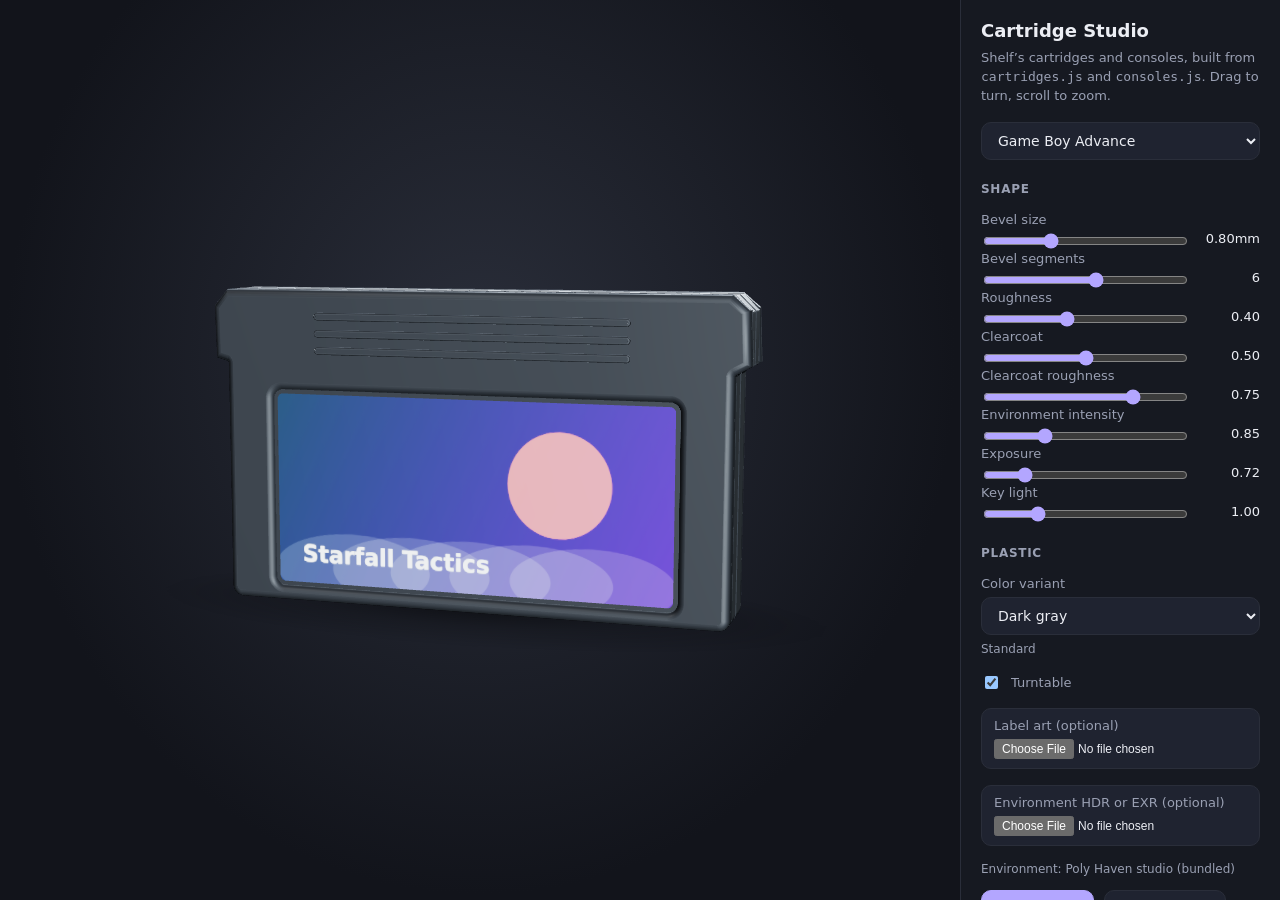
<file: tools/cartridge-studio/index.html>
<!DOCTYPE html>
<html lang="en">
<head>
<meta charset="utf-8">
<meta name="viewport" content="width=device-width, initial-scale=1">
<title>Cartridge Studio</title>
<style>
:root {
  color-scheme: dark;
  --bg: #0d0f14; --panel: #161921; --line: #2a2e3a; --fg: #eceef4; --fg2: #9aa0b3; --accent: #b3a6ff;
  font-family: system-ui, "Segoe UI", sans-serif;
}
html, body { height: 100%; margin: 0; background: var(--bg); color: var(--fg); }
body { display: grid; grid-template-columns: 1fr 320px; }
#view { position: relative; min-height: 60vh; background: radial-gradient(ellipse at 50% 40%, #2a2e3a 0, #12141b 70%); }
#view canvas { position: absolute; inset: 0; width: 100%; height: 100%; display: block; }
aside { background: var(--panel); border-left: 1px solid var(--line); padding: 20px 20px 28px; overflow-y: auto; display: flex; flex-direction: column; gap: 16px; }
h1 { margin: 0; font-size: 18px; font-weight: 650; }
p.lead { margin: -8px 0 0; font-size: 13px; color: var(--fg2); line-height: 1.45; }
h2 { margin: 6px 0 0; font-size: 12px; font-weight: 700; letter-spacing: .06em; text-transform: uppercase; color: var(--fg2); }
.row { display: grid; grid-template-columns: 1fr 64px; grid-template-rows: auto auto; gap: 4px 10px; font-size: 13px; }
.row span { grid-column: 1 / -1; color: var(--fg2); }
.row input[type=range] { width: 100%; accent-color: var(--accent); }
.row output { font-variant-numeric: tabular-nums; text-align: right; }
select, button, .file { font: inherit; font-size: 14px; color: var(--fg); background: #1f2330; border: 1px solid var(--line); border-radius: 10px; padding: 9px 12px; }
button { cursor: pointer; } button.primary { background: var(--accent); color: #12101e; border-color: var(--accent); font-weight: 650; }
button:focus-visible, select:focus-visible, input:focus-visible { outline: 2px solid var(--accent); outline-offset: 2px; }
.line { display: flex; gap: 10px; align-items: center; font-size: 13px; color: var(--fg2); }
.line input[type=color] { width: 44px; height: 30px; padding: 0; border: 1px solid var(--line); border-radius: 6px; background: none; }
.file { display: block; font-size: 13px; color: var(--fg2); }
.file input { display: block; margin-top: 6px; color: var(--fg); font-size: 12px; max-width: 100%; }
.buttons { display: flex; gap: 10px; flex-wrap: wrap; }
[hidden] { display: none !important; }
.variant { display: grid; gap: 6px; font-size: 13px; color: var(--fg2); }
.variant small { font-size: 12px; line-height: 1.4; }
#note, #envLine { font-size: 12px; color: var(--fg2); min-height: 1em; }
textarea { width: 100%; box-sizing: border-box; min-height: 70px; font: 12px ui-monospace, monospace; color: var(--fg); background: #0f1117; border: 1px solid var(--line); border-radius: 8px; padding: 8px; }
@media (max-width: 760px) { body { grid-template-columns: 1fr; grid-template-rows: 58vh auto; } aside { border-left: 0; border-top: 1px solid var(--line); padding-inline: 16px; } }
@media (prefers-reduced-motion: reduce) { #turntableLine { opacity: .7; } }
</style>
<script type="importmap">
{ "imports": { "three": "./vendor/three.module.min.js", "three/addons/": "./vendor/jsm/" } }
</script>
</head>
<body>
<main id="view"></main>
<aside>
  <h1>Cartridge Studio</h1>
  <p class="lead">Shelf’s cartridges and consoles, built from <code>cartridges.js</code> and <code>consoles.js</code>. Drag to turn, scroll to zoom.</p>
  <select id="style" aria-label="Cartridge or console"></select>
  <h2>Shape</h2>
  <div id="sliders"></div>
  <h2>Plastic</h2>
  <div class="line" id="colorLine"><input type="color" id="color" aria-label="Plastic color"> Plastic color</div>
  <label class="variant" id="variantLine"><span>Color variant</span><select id="variant"></select><small id="variantGames"></small></label>
  <label class="line" id="turntableLine"><input type="checkbox" id="turntable"> Turntable</label>
  <label class="file" id="labelLine">Label art (optional)<input type="file" id="labelFile" accept="image/*"></label>
  <label class="file">Environment HDR or EXR (optional)<input type="file" id="envFile" accept=".hdr,.exr"></label>
  <div id="envLine">Environment: <span id="envName">loading…</span></div>
  <div class="buttons">
    <button class="primary" id="export">Export .glb</button>
    <button id="copy">Copy settings</button>
    <button id="reset">Reset</button>
  </div>
  <textarea id="settingsText" hidden aria-label="Tuned settings"></textarea>
  <div id="note" role="status"></div>
</aside>
<script type="module" src="./studio.js"></script>
</body>
</html>
</file>
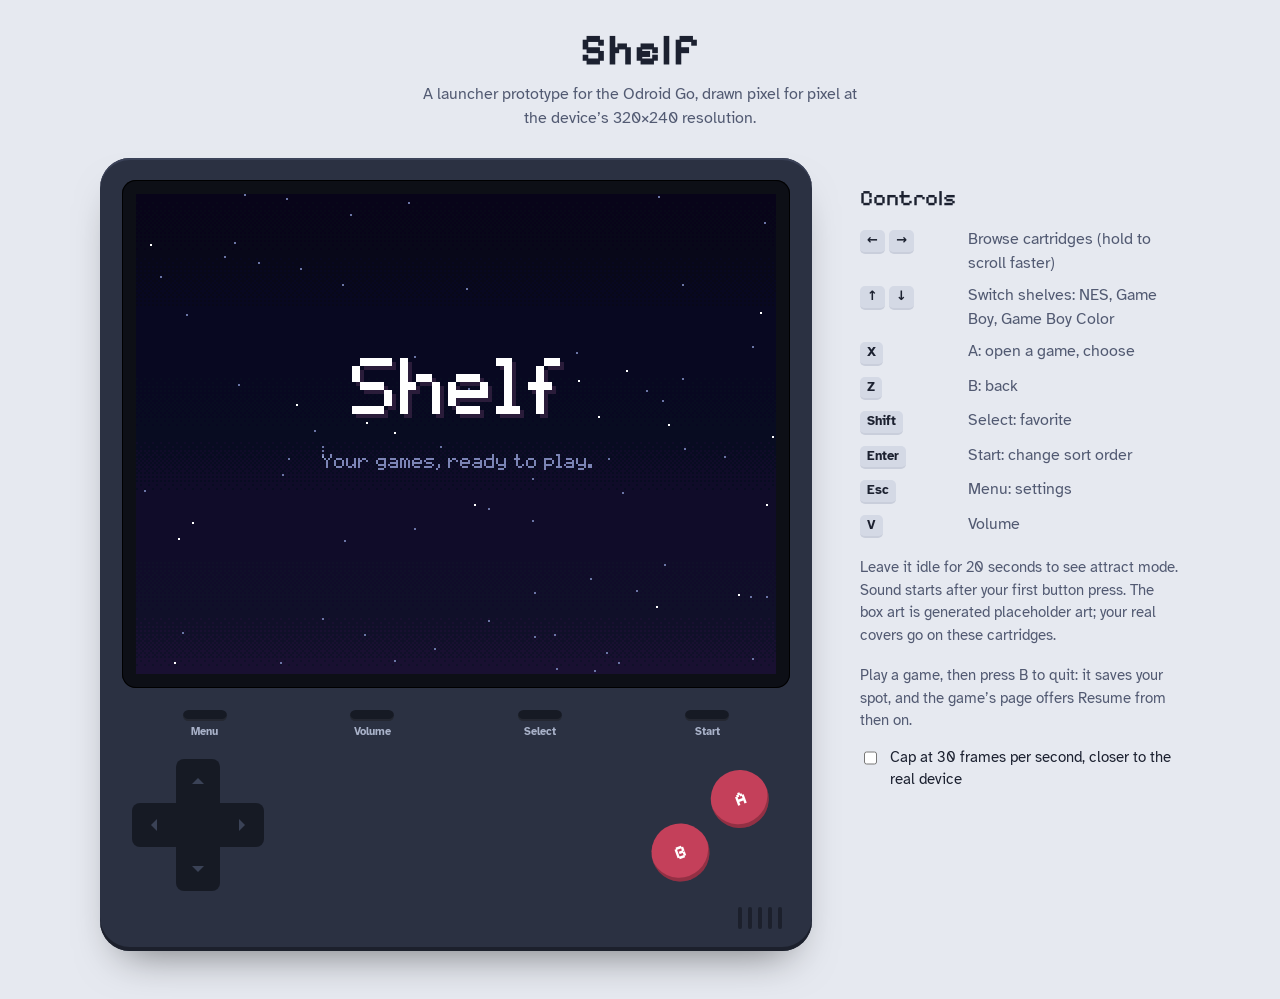
<file: prototypes/shelf-odroid-launcher.html>
<!doctype html>
<html lang="en">
<head>
<meta charset="utf-8">
<meta name="viewport" content="width=device-width, initial-scale=1, viewport-fit=cover">
<title>Shelf launcher prototype</title>
<link rel="preconnect" href="https://fonts.googleapis.com">
<link rel="preconnect" href="https://fonts.gstatic.com" crossorigin>
<link href="https://fonts.googleapis.com/css2?family=Atkinson+Hyperlegible:wght@400;700&family=Pixelify+Sans:wght@500;700&display=swap" rel="stylesheet">
<style>
:root{
  --bg:#e6e9f0; --ink:#1c2130; --muted:#525a72; --rule:#c9cedb;
  --kbd:#d4d9e5; --kbd-ink:#1c2130; --accent:#b8324f;
  --shell:#2b3142; --shell-hi:#3b4258; --shell-lo:#1c202c; --bezel:#0d0f16;
  --btn:#161a24; --btn-hi:#2a3040; --ab:#c4405a; --ab-ink:#ffffff; --label:#a9b2c9;
  color-scheme:light;
  box-sizing:border-box;
  padding-top:env(safe-area-inset-top,0px);
  padding-bottom:env(safe-area-inset-bottom,0px);
}
@media (prefers-color-scheme: dark){
  :root:not([data-theme="light"]){
    --bg:#11131a; --ink:#e4e7ef; --muted:#9aa2b8; --rule:#2a2f3d;
    --kbd:#262b39; --kbd-ink:#e4e7ef; --accent:#ff7a92;
    color-scheme:dark;
  }
}
:root[data-theme="dark"]{
  --bg:#11131a; --ink:#e4e7ef; --muted:#9aa2b8; --rule:#2a2f3d;
  --kbd:#262b39; --kbd-ink:#e4e7ef; --accent:#ff7a92;
  color-scheme:dark;
}
*,*::before,*::after{box-sizing:inherit}
html{scroll-padding-top:env(safe-area-inset-top,0px)}
body{margin:0;background:var(--bg);color:var(--ink);font-family:'Atkinson Hyperlegible',system-ui,-apple-system,'Segoe UI',sans-serif;font-size:16px;line-height:1.5}
.wrap{max-width:1120px;margin:0 auto;padding:28px 20px 48px;display:grid;gap:28px;justify-items:center}
header{text-align:center;max-width:46ch}
h1{font-family:'Pixelify Sans','Courier New',monospace;font-weight:700;font-size:44px;line-height:1;margin:0 0 10px;letter-spacing:.5px}
header p{margin:0;color:var(--muted)}
.help{max-width:420px;width:100%}
.help h2{font-family:'Pixelify Sans','Courier New',monospace;font-weight:500;font-size:22px;margin:0 0 12px}
.keys{margin:0;display:grid;gap:8px}
.keys div{display:grid;grid-template-columns:96px 1fr;gap:12px;align-items:baseline}
.keys dt{display:flex;gap:4px;flex-wrap:wrap}
.keys dd{margin:0;color:var(--muted)}
kbd{font-family:inherit;font-size:13px;font-weight:700;background:var(--kbd);color:var(--kbd-ink);border-radius:5px;padding:1px 7px;border-bottom:2px solid var(--rule)}
.help p{color:var(--muted);margin:18px 0 14px;font-size:15px}
.toggle{display:flex;gap:10px;align-items:flex-start;font-size:15px;cursor:pointer}
.toggle input{margin-top:4px;accent-color:var(--accent);width:16px;height:16px}
@media (min-width:1000px){
  .wrap{grid-template-columns:auto minmax(260px,320px);align-items:start;justify-items:start}
  header{grid-column:1 / -1;justify-self:center}
  .help{padding-top:24px}
}

/* the handheld */
.device{--pad:22px;background:var(--shell);border-radius:30px;padding:var(--pad);
  box-shadow:inset 0 2px 0 var(--shell-hi),inset 0 -4px 0 var(--shell-lo),0 22px 44px -22px rgba(0,0,0,.55);
  user-select:none;-webkit-user-select:none;touch-action:manipulation;-webkit-tap-highlight-color:transparent}
.bezel{background:var(--bezel);border-radius:14px;padding:14px;box-shadow:inset 0 0 0 1px #000}
#screen{display:block;width:var(--sw,640px);height:var(--sh,480px);image-rendering:pixelated;image-rendering:crisp-edges;background:#000}
.sysrow{display:flex;justify-content:space-between;gap:10px;margin:18px 4px 4px}
.sysrow button{flex:1;display:flex;flex-direction:column;align-items:center;gap:5px;background:none;border:0;padding:4px 0;cursor:pointer;color:var(--label);font:700 11px/1 'Atkinson Hyperlegible',system-ui,sans-serif}
.sysrow .pill{display:block;width:44px;height:11px;border-radius:6px;background:var(--btn);box-shadow:inset 0 -2px 0 rgba(255,255,255,.06)}
.pads{display:flex;justify-content:space-between;align-items:center;padding:14px 10px 6px;gap:16px}
.dpad{position:relative;width:132px;height:132px;flex:none}
.dpad button,.dpad .hub{position:absolute;background:var(--btn);border:0;padding:0;cursor:pointer}
.dpad .up{left:44px;top:0;width:44px;height:46px;border-radius:8px 8px 0 0}
.dpad .down{left:44px;bottom:0;width:44px;height:46px;border-radius:0 0 8px 8px}
.dpad .left{left:0;top:44px;width:46px;height:44px;border-radius:8px 0 0 8px}
.dpad .right{right:0;top:44px;width:46px;height:44px;border-radius:0 8px 8px 0}
.dpad .hub{left:44px;top:44px;width:44px;height:44px;pointer-events:none}
.dpad button::after{content:"";position:absolute;left:50%;top:50%;width:0;height:0;border:6px solid transparent;transform:translate(-50%,-50%)}
.dpad .up::after{border-bottom-color:#3a4256;margin-top:-4px}
.dpad .down::after{border-top-color:#3a4256;margin-top:4px}
.dpad .left::after{border-right-color:#3a4256;margin-left:-4px}
.dpad .right::after{border-left-color:#3a4256;margin-left:4px}
.ab{display:flex;gap:16px;transform:rotate(-20deg);padding-right:4px}
.ab button{width:58px;height:58px;border-radius:50%;border:0;background:var(--ab);color:var(--ab-ink);cursor:pointer;
  font:700 19px/1 'Pixelify Sans','Courier New',monospace;box-shadow:inset 0 -4px 0 rgba(0,0,0,.25)}
.ab .b{margin-top:30px}
.device button.is-pressed,.device button:active{filter:brightness(.8)}
.ab button.is-pressed,.ab button:active{transform:translateY(2px)}
.device button:focus-visible{outline:3px solid #ffd25a;outline-offset:2px}
.grille{display:flex;gap:6px;justify-content:flex-end;padding:10px 8px 0}
.grille span{width:4px;height:22px;border-radius:2px;background:var(--shell-lo)}
@media (max-width:440px){
  .device{--pad:14px;border-radius:24px}
  .bezel{padding:8px}
  .dpad{transform:scale(.85);transform-origin:left center}
  .ab button{width:50px;height:50px}
}
</style>
</head>
<body>
<main class="wrap">
  <header>
    <h1>Shelf</h1>
    <p>A launcher prototype for the Odroid Go, drawn pixel for pixel at the device’s 320×240 resolution.</p>
  </header>

  <div class="device" role="group" aria-label="Handheld controls">
    <div class="bezel"><canvas id="screen" width="320" height="240" role="img" aria-label="Launcher screen showing game cartridges in a carousel"></canvas></div>
    <div class="sysrow">
      <button data-btn="menu" aria-label="Menu"><span class="pill"></span>Menu</button>
      <button data-btn="volume" aria-label="Volume"><span class="pill"></span>Volume</button>
      <button data-btn="select" aria-label="Select"><span class="pill"></span>Select</button>
      <button data-btn="start" aria-label="Start"><span class="pill"></span>Start</button>
    </div>
    <div class="pads">
      <div class="dpad">
        <button class="up" data-btn="up" aria-label="Up"></button>
        <button class="left" data-btn="left" aria-label="Left"></button>
        <span class="hub" aria-hidden="true"></span>
        <button class="right" data-btn="right" aria-label="Right"></button>
        <button class="down" data-btn="down" aria-label="Down"></button>
      </div>
      <div class="ab">
        <button class="b" data-btn="b" aria-label="B button">B</button>
        <button class="a" data-btn="a" aria-label="A button">A</button>
      </div>
    </div>
    <div class="grille" aria-hidden="true"><span></span><span></span><span></span><span></span><span></span></div>
  </div>

  <aside class="help">
    <h2>Controls</h2>
    <dl class="keys">
      <div><dt><kbd>←</kbd><kbd>→</kbd></dt><dd>Browse cartridges (hold to scroll faster)</dd></div>
      <div><dt><kbd>↑</kbd><kbd>↓</kbd></dt><dd>Switch shelves: NES, Game Boy, Game Boy Color</dd></div>
      <div><dt><kbd>X</kbd></dt><dd>A: open a game, choose</dd></div>
      <div><dt><kbd>Z</kbd></dt><dd>B: back</dd></div>
      <div><dt><kbd>Shift</kbd></dt><dd>Select: favorite</dd></div>
      <div><dt><kbd>Enter</kbd></dt><dd>Start: change sort order</dd></div>
      <div><dt><kbd>Esc</kbd></dt><dd>Menu: settings</dd></div>
      <div><dt><kbd>V</kbd></dt><dd>Volume</dd></div>
    </dl>
    <p>Leave it idle for 20 seconds to see attract mode. Sound starts after your first button press. The box art is generated placeholder art; your real covers go on these cartridges.</p><p>Play a game, then press B to quit: it saves your spot, and the game’s page offers Resume from then on.</p>
    <label class="toggle"><input type="checkbox" id="lock30"> Cap at 30 frames per second, closer to the real device</label>
  </aside>
</main>
<script>
(() => {
'use strict';
const W = 320, H = 240, PLANK = 169, BASE = 172;
const cv = document.getElementById('screen');
const ctx = cv.getContext('2d');
ctx.imageSmoothingEnabled = false;
const reduceMotion = matchMedia('(prefers-reduced-motion: reduce)').matches;
let T = performance.now() / 1000;

function mk(w, h) {
  const c = document.createElement('canvas');
  c.width = Math.max(1, w | 0); c.height = Math.max(1, h | 0);
  c.g = c.getContext('2d'); c.g.imageSmoothingEnabled = false;
  return c;
}

/* ---------- color: everything is snapped to RGB565, like the real panel ---------- */
const hx = h => [parseInt(h.slice(1, 3), 16), parseInt(h.slice(3, 5), 16), parseInt(h.slice(5, 7), 16)];
const cl = v => Math.max(0, Math.min(255, v));
const q5 = v => Math.round(Math.round(cl(v) * 31 / 255) * 255 / 31);
const q6 = v => Math.round(Math.round(cl(v) * 63 / 255) * 255 / 63);
const q565 = c => [q5(c[0]), q6(c[1]), q5(c[2])];
const css = c => `rgb(${c[0]},${c[1]},${c[2]})`;
const lerp = (a, b, t) => a + (b - a) * t;
const lerpC = (a, b, t) => [lerp(a[0], b[0], t), lerp(a[1], b[1], t), lerp(a[2], b[2], t)];
let TINT = null;
function col(h) { let c = hx(h); if (TINT) c = lerpC(c, TINT.c, TINT.t); return css(q565(c)); }
function shade(h, t, to = '#000000') { let c = lerpC(hx(h), hx(to), t); if (TINT) c = lerpC(c, TINT.c, TINT.t); return css(q565(c)); }

const BAY = [0, 8, 2, 10, 12, 4, 14, 6, 3, 11, 1, 9, 15, 7, 13, 5];
const bay = (x, y) => (BAY[(y & 3) * 4 + (x & 3)] + 0.5) / 16;

const DMG = ['#142b1a', '#355e30', '#7fa13d', '#c4d98b'].map(h => q565(hx(h)));
const DMGS = DMG.map(css);
function dmgify(c, kf = 1) {
  const g = c.g || c.getContext('2d');
  const w = c.width, id = g.getImageData(0, 0, w, c.height), d = id.data;
  for (let i = 0; i < d.length; i += 4) {
    if (d[i + 3] < 128) { d[i + 3] = 0; continue; }
    const p = i >> 2, x = p % w, y = (p / w) | 0;
    let l = (0.3 * d[i] + 0.59 * d[i + 1] + 0.11 * d[i + 2]) / 255;
    l = Math.min(1, Math.pow(l, 0.9) * 1.06 * kf);
    const v = l * 3, f = v - Math.floor(v);
    const k = Math.max(0, Math.min(3, Math.floor(v) + (f > bay(x, y) ? 1 : 0)));
    const cc = DMG[k]; d[i] = cc[0]; d[i + 1] = cc[1]; d[i + 2] = cc[2]; d[i + 3] = 255;
  }
  g.putImageData(id, 0, 0);
  return c;
}

/* ---------- 5×8 bitmap font (ports straight to a C table) ---------- */
const FONT = {
  ' ': '00000,00000,00000,00000,00000,00000,00000',
  'A': '01110,10001,10001,11111,10001,10001,10001', 'B': '11110,10001,10001,11110,10001,10001,11110',
  'C': '01110,10001,10000,10000,10000,10001,01110', 'D': '11110,10001,10001,10001,10001,10001,11110',
  'E': '11111,10000,10000,11110,10000,10000,11111', 'F': '11111,10000,10000,11110,10000,10000,10000',
  'G': '01110,10001,10000,10111,10001,10001,01111', 'H': '10001,10001,10001,11111,10001,10001,10001',
  'I': '11100,01000,01000,01000,01000,01000,11100', 'J': '00111,00010,00010,00010,00010,10010,01100',
  'K': '10001,10010,10100,11000,10100,10010,10001', 'L': '10000,10000,10000,10000,10000,10000,11111',
  'M': '10001,11011,10101,10101,10001,10001,10001', 'N': '10001,11001,10101,10011,10001,10001,10001',
  'O': '01110,10001,10001,10001,10001,10001,01110', 'P': '11110,10001,10001,11110,10000,10000,10000',
  'Q': '01110,10001,10001,10001,10101,10010,01101', 'R': '11110,10001,10001,11110,10100,10010,10001',
  'S': '01111,10000,10000,01110,00001,00001,11110', 'T': '11111,00100,00100,00100,00100,00100,00100',
  'U': '10001,10001,10001,10001,10001,10001,01110', 'V': '10001,10001,10001,10001,10001,01010,00100',
  'W': '10001,10001,10001,10101,10101,10101,01010', 'X': '10001,10001,01010,00100,01010,10001,10001',
  'Y': '10001,10001,01010,00100,00100,00100,00100', 'Z': '11111,00001,00010,00100,01000,10000,11111',
  'a': '00000,00000,01110,00001,01111,10001,01111', 'b': '10000,10000,11110,10001,10001,10001,11110',
  'c': '00000,00000,01110,10000,10000,10001,01110', 'd': '00001,00001,01111,10001,10001,10001,01111',
  'e': '00000,00000,01110,10001,11111,10000,01110', 'f': '00110,01000,01000,11100,01000,01000,01000',
  'g': '00000,00000,01111,10001,10001,01111,00001,01110', 'h': '10000,10000,10110,11001,10001,10001,10001',
  'i': '01000,00000,11000,01000,01000,01000,11100', 'j': '00010,00000,00110,00010,00010,00010,10010,01100',
  'k': '10000,10000,10010,10100,11000,10100,10010', 'l': '11000,01000,01000,01000,01000,01000,11100',
  'm': '00000,00000,11010,10101,10101,10101,10101', 'n': '00000,00000,10110,11001,10001,10001,10001',
  'o': '00000,00000,01110,10001,10001,10001,01110', 'p': '00000,00000,11110,10001,10001,11110,10000,10000',
  'q': '00000,00000,01111,10001,10001,01111,00001,00001', 'r': '00000,00000,10110,11001,10000,10000,10000',
  's': '00000,00000,01111,10000,01110,00001,11110', 't': '01000,01000,11100,01000,01000,01001,00110',
  'u': '00000,00000,10001,10001,10001,10011,01101', 'v': '00000,00000,10001,10001,10001,01010,00100',
  'w': '00000,00000,10001,10001,10101,10101,01010', 'x': '00000,00000,10001,01010,00100,01010,10001',
  'y': '00000,00000,10001,10001,10001,01111,00001,01110', 'z': '00000,00000,11111,00010,00100,01000,11111',
  '0': '01110,10001,10011,10101,11001,10001,01110', '1': '00100,01100,00100,00100,00100,00100,01110',
  '2': '01110,10001,00001,00010,00100,01000,11111', '3': '11111,00010,00100,00010,00001,10001,01110',
  '4': '00010,00110,01010,10010,11111,00010,00010', '5': '11111,10000,11110,00001,00001,10001,01110',
  '6': '00110,01000,10000,11110,10001,10001,01110', '7': '11111,00001,00010,00100,01000,01000,01000',
  '8': '01110,10001,10001,01110,10001,10001,01110', '9': '01110,10001,10001,01111,00001,00010,01100',
  '.': '00000,00000,00000,00000,00000,11000,11000', ',': '00000,00000,00000,00000,00000,01000,01000,10000',
  ':': '00000,11000,11000,00000,11000,11000,00000', '!': '10000,10000,10000,10000,10000,00000,10000',
  '?': '01110,10001,00001,00010,00100,00000,00100', '-': '00000,00000,00000,11110,00000,00000,00000',
  "'": '01000,01000,10000,00000,00000,00000,00000', '"': '10100,10100,00000,00000,00000,00000,00000',
  '/': '00001,00010,00010,00100,01000,01000,10000', '&': '01100,10010,10100,01000,10101,10010,01101',
  '(': '01000,10000,10000,10000,10000,10000,01000', ')': '10000,01000,01000,01000,01000,01000,10000',
  '+': '00000,00100,00100,11111,00100,00100,00000', '%': '11001,11010,00010,00100,01000,01011,10011',
  '…': '00000,00000,00000,00000,00000,00000,10101', '♥': '00000,01010,11111,11111,01110,00100,00000',
  '▶': '10000,11000,11100,11110,11100,11000,10000', '◀': '00010,00110,01110,11110,01110,00110,00010',
  '×': '00000,10001,01010,00100,01010,10001,00000'
};
const GL = {};
for (const ch in FONT) {
  const rows = FONT[ch].split(',').map(r => parseInt(r, 2));
  while (rows.length < 8) rows.push(0);
  let mn = 5, mx = -1;
  rows.forEach(r => { for (let c = 0; c < 5; c++) if (r & (1 << (4 - c))) { mn = Math.min(mn, c); mx = Math.max(mx, c); } });
  if (ch === ' ') { mn = 0; mx = 1; }
  if (/[0-9]/.test(ch)) { mn = 0; mx = 4; }
  GL[ch] = { rows, mn, mx, w: mx - mn + 1 };
}
const ALIAS = { '’': "'", '‘': "'", '“': '"', '”': '"', '—': '-', '–': '-' };
const glyph = ch => GL[ALIAS[ch] || ch] || GL['?'];
function textWidth(s, sc = 1) { let w = 0; for (const ch of s) w += glyph(ch).w + 1; return Math.max(0, w - 1) * sc; }
const tcache = new Map();
function textCanvas(s, color, sc) {
  const key = s + '|' + color + '|' + sc;
  let c = tcache.get(key); if (c) return c;
  c = mk(Math.max(1, textWidth(s, sc)), 8 * sc);
  c.g.fillStyle = color;
  let x = 0;
  for (const ch of s) {
    const gl = glyph(ch);
    for (let r = 0; r < 8; r++) {
      const row = gl.rows[r];
      for (let k = gl.mn; k <= gl.mx; k++) if (row & (1 << (4 - k))) c.g.fillRect((x + k - gl.mn) * sc, r * sc, sc, sc);
    }
    x += gl.w + 1;
  }
  if (tcache.size > 800) tcache.clear();
  tcache.set(key, c);
  return c;
}
function text(g, s, x, y, color, o = {}) {
  const sc = o.scale || 1, c = textCanvas(s, color, sc);
  let dx = x;
  if (o.align === 'center') dx = x - (c.width >> 1); else if (o.align === 'right') dx = x - c.width;
  if (o.shadow) g.drawImage(textCanvas(s, o.shadow, sc), dx + sc, y + sc);
  g.drawImage(c, dx, y);
  return c.width;
}
function wrap(s, maxW, sc = 1) {
  const lines = []; let cur = '';
  for (const w of s.split(' ')) {
    const t = cur ? cur + ' ' + w : w;
    if (textWidth(t, sc) <= maxW || !cur) cur = t; else { lines.push(cur); cur = w; }
  }
  if (cur) lines.push(cur);
  return lines;
}

/* ---------- small helpers ---------- */
function hash(s) { let h = 2166136261; for (let i = 0; i < s.length; i++) { h ^= s.charCodeAt(i); h = Math.imul(h, 16777619); } return h >>> 0; }
function rng(seed) { let a = seed >>> 0; return () => { a = (a + 0x6D2B79F5) | 0; let t = Math.imul(a ^ (a >>> 15), 1 | a); t = (t + Math.imul(t ^ (t >>> 7), 61 | t)) ^ t; return ((t ^ (t >>> 14)) >>> 0) / 4294967296; }; }
const clamp01 = v => Math.max(0, Math.min(1, v));
const easeOut = t => 1 - Math.pow(1 - t, 3), easeIn = t => t * t * t, easeInQuad = t => t * t;
const easeInOut = t => t < 0.5 ? 4 * t * t * t : 1 - Math.pow(-2 * t + 2, 3) / 2;
const easeOutBack = t => { const c1 = 1.70158, c3 = c1 + 1; return 1 + c3 * Math.pow(t - 1, 3) + c1 * Math.pow(t - 1, 2); };
const easeOutBounce = t => { const n = 7.5625, d = 2.75; if (t < 1 / d) return n * t * t; if (t < 2 / d) return n * (t -= 1.5 / d) * t + 0.75; if (t < 2.5 / d) return n * (t -= 2.25 / d) * t + 0.9375; return n * (t -= 2.625 / d) * t + 0.984375; };
function spring(o, k, target, dt, st, dm) { const vk = k + 'V'; let v = o[vk] || 0; v += ((target - o[k]) * st - v * dm) * dt; o[vk] = v; o[k] += v * dt; }

function gradient(g, x0, y0, w, h, stops) {
  const cs = stops.map(s => { let c = hx(s); if (TINT) c = lerpC(c, TINT.c, TINT.t); return c; });
  const steps = [];
  for (let i = 0; i < cs.length - 1; i++) for (let k = 0; k < 4; k++) steps.push(q565(lerpC(cs[i], cs[i + 1], k / 4)));
  steps.push(q565(cs[cs.length - 1]));
  const n = steps.length - 1, id = g.createImageData(w, h), d = id.data;
  for (let y = 0; y < h; y++) {
    const t = n > 0 ? (h > 1 ? y / (h - 1) : 0) * n : 0;
    const i = Math.min(Math.max(n - 1, 0), Math.floor(t)), f = t - i;
    for (let x = 0; x < w; x++) {
      const c = (n > 0 && f > bay(x + x0, y + y0)) ? steps[i + 1] : steps[i];
      const p = (y * w + x) * 4; d[p] = c[0]; d[p + 1] = c[1]; d[p + 2] = c[2]; d[p + 3] = 255;
    }
  }
  g.putImageData(id, x0, y0);
}
function disc(g, cx, cy, r, c) { g.fillStyle = c; cx = Math.round(cx); cy = Math.round(cy); for (let y = -r; y <= r; y++) { const hw = Math.floor(Math.sqrt(r * r - y * y) + 0.35); g.fillRect(cx - hw, cy + y, hw * 2 + 1, 1); } }
function ridge(g, w, base, amp, R, c, hi, bottom, fr) {
  const ph = fr.map(() => R() * 6.283), tops = new Array(w);
  g.fillStyle = c;
  for (let x = 0; x < w; x++) { let v = 0; for (let i = 0; i < fr.length; i++) v += Math.sin(x * fr[i][0] + ph[i]) * fr[i][1]; const y = Math.round(base - amp * v); tops[x] = y; if (bottom > y) g.fillRect(x, y, 1, bottom - y); }
  if (hi) { g.fillStyle = hi; for (let x = 0; x < w; x++) g.fillRect(x, tops[x], 1, 1); }
  return tops;
}
function line(g, x0, y0, x1, y1, c) {
  g.fillStyle = c; x0 = Math.round(x0); y0 = Math.round(y0); x1 = Math.round(x1); y1 = Math.round(y1);
  const dx = Math.abs(x1 - x0), sx = x0 < x1 ? 1 : -1, dy = -Math.abs(y1 - y0), sy = y0 < y1 ? 1 : -1;
  let e = dx + dy;
  for (let n = 0; n < 400; n++) { g.fillRect(x0, y0, 1, 1); if (x0 === x1 && y0 === y1) break; const e2 = 2 * e; if (e2 >= dy) { e += dy; x0 += sx; } if (e2 <= dx) { e += dx; y0 += sy; } }
}
function pine(g, cx, base, h, c) { g.fillStyle = c; for (let i = 0; i <= h; i++) { let hw = Math.floor(i * 0.42); if (i % 4 === 0 && i > 2) hw -= 1; g.fillRect(cx - hw, base - h + i, hw * 2 + 1, 1); } g.fillRect(cx, base, 1, 2); }
const HEART = ['01010', '11111', '11111', '01110', '00100'];
function heart(g, x, y, c) { g.fillStyle = c; HEART.forEach((r, ry) => { for (let rx = 0; rx < 5; rx++) if (r[rx] === '1') g.fillRect(x + rx, y + ry, 1, 1); }); }
function sticker(g, x, y, c) { for (const [dx, dy] of [[-1, 0], [1, 0], [0, -1], [0, 1]]) heart(g, x + dx, y + dy, '#ffffff'); heart(g, x, y, c); }

/* ---------- tiny sprites for the placeholder box art ---------- */
const SPR = {
  lantern: { pal: { a: '#2a2230', b: '#e0a030', c: '#ffd36a', d: '#fff6c8' }, rows: ['...a...', '..aaa..', '.a...a.', '.abcba.', '.bcdcb.', '.bcdcb.', '.abcba.', '.aaaaa.', '..a.a..'] },
  ship: { pal: { a: '#4a3020', b: '#f6f1e2', c: '#8a4a2a', d: '#5a2e1a' }, rows: ['.....a......', '.....ab.....', '.....abb....', '.....abbb...', '.....abbbb..', '.....abbbbb.', '.....a......', 'cccccccccccc', '.dddddddddd.'] },
  rocket: { pal: { a: '#3a3048', b: '#e8e8f0', c: '#4fa3e0', d: '#ff9a3a' }, rows: ['...a...', '..aba..', '..bbb..', '.bbcbb.', '.bcccb.', '.bbcbb.', '.bbbbb.', '.bbbbb.', 'abbbbba', 'aa...aa', '..ddd..', '...d...'] },
  castle: { pal: { a: '#2a2236', b: '#ffcf5a' }, rows: ['a.a.......a.a', 'aaa...a...aaa', 'aaa..aaa..aaa', 'aaa.aaaaa.aaa', 'aaaaaaaaaaaaa', 'aaaabaaabaaaa', 'aaaaaaaaaaaaa', 'aaaaaaaaaaaaa', 'aaaaabbbaaaaa', 'aaaabbbbbaaaa', 'aaaabbbbbaaaa', 'aaaabbbbbaaaa'] },
  frog: { pal: { a: '#1f3a1a', b: '#5cbf4a', c: '#ffffff' }, rows: ['.aa....aa.', 'acba..abca', 'abbbbbbbba', '.abbbbbba.', 'abbaaaabba', '.abbbbbba.', 'aa.a..a.aa'] },
  turnip: { pal: { a: '#3f8a3a', b: '#f2e8f2', c: '#b05aa8' }, rows: ['..a...a..', '...a.a...', '....a....', '..bbbbb..', '.bbbbbbb.', 'bbbbbbbbb', 'cbbbbbbbc', 'ccbbbbbcc', '.ccccccc.', '..ccccc..', '....c....'] },
  fish: { pal: { a: '#1a2a4a', b: '#ffb03a', c: '#ffffff' }, rows: ['...aaaa..a.', '.aabbbbaaba', 'abcbbbbbbba', 'abbbbbbbbba', '.aabbbbaaba', '...aaaa..a.'] },
  golem: { pal: { a: '#2a2a34', b: '#9aa0b0', c: '#7affd4' }, rows: ['..aaaaaa..', '..abbbba..', '..acbbca..', '..abbbba..', 'aaaaaaaaaa', 'abbbbbbbba', 'a.abbbba.a', '..abbbba..', '..aa..aa..', '..aa..aa..'] },
  sled: { pal: { a: '#3a2a1a', b: '#d8463a' }, rows: ['..bbbbbbbb..', '.bbbbbbbbbb.', '..a......a..', '..a......a..', 'aaaaaaaaaaaa', 'a...........'] }
};
function sprite(g, name, x, y, sc, over) {
  const s = SPR[name], pal = Object.assign({}, s.pal, over || {}), cs = {};
  for (const k in pal) cs[k] = col(pal[k]);
  s.rows.forEach((row, ry) => { for (let rx = 0; rx < row.length; rx++) { const ch = row[rx]; if (ch === '.') continue; g.fillStyle = cs[ch]; g.fillRect(x + rx * sc, y + ry * sc, sc, sc); } });
}

/* ---------- library (invented titles; real ROMs and covers replace these) ---------- */
const SH = [
  { id: 'nes', name: 'NES', kind: 'home', theme: 'hills', games: [
    { title: 'Lantern Knight', scene: 'forest', time: 'night', sprite: 'lantern', min: 252, last: 3, save: 3, fav: true },
    { title: 'Sky Pirates of Oro', scene: 'sea', time: 'day', sprite: 'ship', min: 95, last: 12, save: 12 },
    { title: 'Moonlit Harbor', scene: 'sea', time: 'night', sprite: 'ship', min: 41, last: 30, save: null },
    { title: 'Turbo Turnip', scene: 'peaks', time: 'day', sprite: 'turnip', min: 18, last: 1, save: null },
    { title: 'Castle Ember', scene: 'peaks', time: 'dusk', sprite: 'castle', min: 610, last: 0, save: 0, fav: true },
    { title: 'Frog Prince Rally', scene: 'forest', time: 'day', sprite: 'frog', min: 0, last: null, save: null },
    { title: 'Deep Sea Dive', scene: 'deep', time: 'day', sprite: 'fish', min: 66, last: 45, save: 45 },
    { title: 'Comet Courier', scene: 'space', time: 'night', sprite: 'rocket', min: 130, last: 6, save: 6 }
  ] },
  { id: 'gb', name: 'Game Boy', kind: 'pocket', theme: 'meadow', games: [
    { title: 'Pocket Golem', scene: 'peaks', time: 'day', sprite: 'golem', min: 340, last: 2, save: 2, fav: true },
    { title: 'Tower of Tiles', scene: 'city', time: 'night', sprite: 'castle', min: 75, last: 20, save: null },
    { title: 'Snow Valley Sled', scene: 'peaks', time: 'day', snow: true, sprite: 'sled', min: 22, last: 9, save: null },
    { title: 'Bit Gardener', scene: 'forest', time: 'day', sprite: 'turnip', min: 188, last: 1, save: 1 },
    { title: 'Mole Patrol', noArt: true, min: 0, last: null, save: null }
  ] },
  { id: 'gbc', name: 'Game Boy Color', kind: 'pocket', theme: 'coast', games: [
    { title: 'Coral Kingdom', scene: 'deep', time: 'day', sprite: 'fish', shell: '#2a9d9a', min: 410, last: 4, save: 4, fav: true },
    { title: 'Neon Ninja Nell', scene: 'city', time: 'night', neon: true, shell: '#6b4bb0', min: 57, last: 15, save: 15 },
    { title: 'Pumpkin Patch Panic', scene: 'forest', time: 'dusk', sprite: 'turnip', spal: { b: '#f08a24', c: '#c45a14' }, shell: '#d06a2a', min: 12, last: 60, save: null },
    { title: 'Rainbow Rover', scene: 'peaks', time: 'day', rainbow: true, sprite: 'golem', shell: '#8fbf3a', min: 0, last: null, save: null },
    { title: 'Aurora Quest', scene: 'peaks', time: 'night', aurora: true, sprite: 'lantern', shell: '#3a3d4a', min: 233, last: 2, save: 2 }
  ] }
];
const SYSLONG = { nes: 'NES cartridge', gb: 'Game Boy cartridge', gbc: 'Game Boy Color cartridge' };
const settings = { sound: 'on', motion: 'on', gbGreen: true, attract: '20' };
const isDMG = sys => sys === 'gb' && settings.gbGreen;

const SORTS = [
  { label: 'Sorted A to Z', cmp: (a, b) => a.title.localeCompare(b.title) },
  { label: 'Recently played first', cmp: (a, b) => ((a.last ?? 1e9) - (b.last ?? 1e9)) || a.title.localeCompare(b.title) },
  { label: 'Most played first', cmp: (a, b) => (b.min - a.min) || a.title.localeCompare(b.title) },
  { label: 'Favorites first', cmp: (a, b) => ((b.fav ? 1 : 0) - (a.fav ? 1 : 0)) || a.title.localeCompare(b.title) }
];
SH.forEach(sh => {
  sh.games.forEach(gm => { gm.sys = sh.id; gm.fav = !!gm.fav; gm.lift = 0; });
  sh.games.sort(SORTS[0].cmp);
  sh.games.forEach((gm, j) => { gm.pos = j; });
  sh.sel = 0; sh.scroll = 0; sh.sort = 0;
});

function fmtMin(m) { if (m < 60) return `${m}m`; const h = Math.floor(m / 60), r = m % 60; return r ? `${h}h ${r}m` : `${h}h`; }
function fmtDays(n) { if (n === 0) return 'today'; if (n === 1) return 'yesterday'; if (n < 7) return `${n} days ago`; if (n < 14) return 'last week'; if (n < 60) return `${Math.round(n / 7)} weeks ago`; return `${Math.round(n / 30)} months ago`; }

/* ---------- placeholder box art, 64×80, drawn once per game ---------- */
const ART_SKY = { day: ['#3a78d4', '#7ab4ee', '#d8eef9'], dusk: ['#241d50', '#8c3a6e', '#f0924e'], night: ['#060a24', '#141c4c', '#2c3570'] };
function makeArt(gm) {
  const c = mk(64, 80), g = c.g, R = rng(hash(gm.title));
  TINT = null;
  if (gm.noArt) return fallbackArt(gm, c);
  const time = gm.time || 'day';
  let ground = 62;
  if (gm.scene === 'deep') gradient(g, 0, 0, 64, 80, ['#38bccb', '#18689a', '#0a2650']);
  else if (gm.scene === 'space') gradient(g, 0, 0, 64, 80, ['#04030c', '#170d36', '#40205e']);
  else gradient(g, 0, 0, 64, 80, ART_SKY[time]);
  const stars = (n, maxY) => { for (let i = 0; i < n; i++) { g.fillStyle = col(R() < 0.25 ? '#ffffff' : '#a8b4e8'); g.fillRect((R() * 64) | 0, (R() * maxY) | 0, 1, 1); } };
  switch (gm.scene) {
    case 'peaks': {
      if (time === 'night') { stars(40, 46); disc(g, 47, 14, 5, col('#eeeacc')); g.fillStyle = col('#cfc9a6'); g.fillRect(45, 13, 2, 2); }
      else if (time === 'dusk') disc(g, 22, 40, 9, col('#ffb36a'));
      else disc(g, 48, 15, 6, col('#fff1a8'));
      if (gm.aurora) { const ac = ['#5af0a8', '#3ac0c8', '#7a6af0']; for (let x = 0; x < 64; x++) { const y0 = 8 + Math.round(Math.sin(x * 0.18) * 4 + Math.sin(x * 0.07) * 3); for (let k = 0; k < 12; k++) if (bay(x, y0 + k) < 1 - k / 12) { g.fillStyle = col(ac[(k / 4) | 0]); g.fillRect(x, y0 + k, 1, 1); } } }
      if (gm.rainbow) { const rc = ['#e8504a', '#f0a040', '#f0e050', '#60c060', '#4a90e0', '#8060c0']; for (let y = 0; y < 62; y++) for (let x = 0; x < 64; x++) { const k = Math.floor(36 - Math.hypot(x - 32, y - 62)); if (k >= 0 && k < 6) { g.fillStyle = col(rc[k]); g.fillRect(x, y, 1, 1); } } }
      const far = { day: '#6f84b0', dusk: '#5a3866', night: '#232a56' }[time];
      const tops = ridge(g, 64, 40, 9, R, col(far), null, 80, [[0.16, 1], [0.41, 0.35], [0.9, 0.12]]);
      g.fillStyle = col(time === 'night' ? '#8a94c0' : '#f4f6fb');
      for (let x = 0; x < 64; x++) if (tops[x] < 38 || gm.snow) g.fillRect(x, tops[x], 1, gm.snow ? 3 : 2);
      const near = { day: gm.snow ? '#dfe8f4' : '#3f7a4a', dusk: '#2d2440', night: '#121733' }[time];
      const nt = ridge(g, 64, 62, 4, R, col(near), gm.snow ? col('#ffffff') : shade(near, 0.3, '#ffffff'), 80, [[0.12, 1], [0.3, 0.3]]);
      ground = nt[32];
      break;
    }
    case 'forest': {
      if (time === 'night') { stars(30, 40); disc(g, 46, 16, 6, col('#eeeacc')); }
      else if (time === 'dusk') disc(g, 40, 36, 10, col('#ff9a5a'));
      else disc(g, 16, 16, 6, col('#fff1a8'));
      const farC = { day: '#4f7a8a', dusk: '#4a2a50', night: '#1c2348' }[time], nearC = { day: '#2f5a3a', dusk: '#22182e', night: '#0c1028' }[time];
      for (let x = -2; x < 66; x += 5) pine(g, x + ((R() * 3) | 0), 52, 10 + ((R() * 7) | 0), col(farC));
      g.fillStyle = col(farC); g.fillRect(0, 52, 64, 28);
      g.fillStyle = col({ day: '#dbe8ee', dusk: '#c88aa0', night: '#4a5488' }[time]);
      for (let y = 49; y < 58; y++) for (let x = 0; x < 64; x++) if (bay(x, y) < 0.6 - Math.abs(y - 53) * 0.12) g.fillRect(x, y, 1, 1);
      for (let x = -4; x < 70; x += 11) { if (Math.abs(x - 32) < 8) continue; pine(g, x + ((R() * 4) | 0), 72, 18 + ((R() * 8) | 0), col(nearC)); }
      g.fillStyle = col(nearC); g.fillRect(0, 68, 64, 12);
      ground = 69;
      break;
    }
    case 'sea': {
      const sun = { day: [46, 16, 6, '#fff1a8'], dusk: [32, 36, 9, '#ffb06a'], night: [44, 14, 5, '#eeeacc'] }[time];
      if (time === 'night') stars(35, 36);
      disc(g, sun[0], sun[1], sun[2], col(sun[3]));
      gradient(g, 0, 42, 64, 38, { day: ['#2a6ab0', '#123e78'], dusk: ['#5a2e6a', '#24163e'], night: ['#16204e', '#080c26'] }[time]);
      g.fillStyle = col({ day: '#cfe8f8', dusk: '#f0a070', night: '#6a74a8' }[time]); g.fillRect(0, 42, 64, 1);
      g.fillStyle = col(sun[3]);
      for (let y = 44; y < 78; y += 2) { const w = Math.max(1, (7 - (y - 44) / 6) | 0) + ((R() * 3) | 0); g.fillRect(sun[0] - (w >> 1) + (((R() * 3) | 0) - 1), y, w, 1); }
      g.fillStyle = col({ day: '#7ab4e6', dusk: '#a05a8a', night: '#3a4888' }[time]);
      for (let i = 0; i < 14; i++) g.fillRect((R() * 60) | 0, 46 + ((R() * 32) | 0), 2 + ((R() * 4) | 0), 1);
      g.fillStyle = col({ day: '#2e5a3a', dusk: '#2a1a34', night: '#0e1430' }[time]);
      for (let x = 2; x < 20; x++) { const h = Math.round(Math.sin((x - 2) / 18 * Math.PI) * 4); g.fillRect(x, 42 - h, 1, h); }
      g.fillRect(10, 30, 1, 9); g.fillRect(6, 29, 4, 1); g.fillRect(11, 29, 4, 1); g.fillRect(5, 30, 2, 1); g.fillRect(14, 30, 2, 1);
      ground = 60;
      break;
    }
    case 'deep': {
      g.fillStyle = col('#7ad8e0');
      for (let k = 0; k < 3; k++) { const x0 = 8 + k * 18; for (let y = 0; y < 60; y++) { const x = x0 + Math.floor(y * 0.35); for (let w = 0; w < 4; w++) if (bay(x + w, y) < 0.32 - y / 220) g.fillRect(x + w, y, 1, 1); } }
      g.fillStyle = col('#d8c48a'); for (let x = 0; x < 64; x++) { const h = 4 + Math.round(Math.sin(x * 0.2) * 1.5); g.fillRect(x, 80 - h, 1, h); }
      g.fillStyle = col('#2f9a6a');
      for (let k = 0; k < 6; k++) { const bx = 4 + k * 11 + ((R() * 4) | 0), hh = 12 + ((R() * 14) | 0); for (let y = 0; y < hh; y++) g.fillRect(bx + Math.round(Math.sin(y * 0.4 + k) * 1.5), 78 - y, 2, 1); }
      g.fillStyle = col('#cfeff5');
      for (let k = 0; k < 7; k++) { const bx = (R() * 64) | 0, by = (R() * 56) | 0; if (R() < 0.6) g.fillRect(bx, by, 1, 1); else { g.fillRect(bx - 1, by, 1, 1); g.fillRect(bx + 1, by, 1, 1); g.fillRect(bx, by - 1, 1, 1); g.fillRect(bx, by + 1, 1, 1); } }
      ground = 46;
      break;
    }
    case 'space': {
      stars(70, 80);
      const ring = col('#f0d8a8');
      const ringPts = front => { g.fillStyle = ring; for (let a = 0; a < 360; a += 2) { const r = a * Math.PI / 180; if ((Math.sin(r) > 0) === front) g.fillRect(Math.round(44 + Math.cos(r) * 15), Math.round(24 + Math.sin(r) * 4), 1, 1); } };
      ringPts(false); disc(g, 44, 24, 9, col('#d88a5a')); g.fillStyle = col('#b0603e'); g.fillRect(36, 26, 17, 2); g.fillRect(38, 21, 12, 1); ringPts(true);
      for (let i = 0; i < 16; i++) { g.fillStyle = col(i < 3 ? '#ffffff' : '#8ab8ff'); if (bay(i, i) < 1 - i / 16) g.fillRect(16 - i, 50 - Math.round(i * 0.6), 1, 1); }
      ground = 72;
      break;
    }
    case 'city': {
      stars(30, 30); disc(g, 50, 12, 5, col('#eeeacc'));
      let x = -2;
      while (x < 64) {
        const w = 6 + ((R() * 8) | 0), h = 18 + ((R() * 30) | 0);
        g.fillStyle = col(R() < 0.5 ? '#1a1838' : '#221e48'); g.fillRect(x, 80 - h, w, h);
        for (let wy = 80 - h + 3; wy < 78; wy += 4) for (let wx = x + 1; wx < x + w - 1; wx += 3) if (R() < 0.45) { g.fillStyle = col(gm.neon ? (R() < 0.5 ? '#ff5ab8' : '#5af0ff') : '#ffd36b'); g.fillRect(wx, wy, 1, 2); }
        x += w + 1;
      }
      if (gm.neon) { g.fillStyle = col('#ff5ab8'); g.fillRect(8, 40, 12, 3); g.fillStyle = col('#5af0ff'); g.fillRect(44, 34, 3, 10); }
      ground = 80;
      break;
    }
  }
  if (gm.sprite) { const s = SPR[gm.sprite], sw = s.rows[0].length, sh = s.rows.length; sprite(g, gm.sprite, 32 - sw, ground - sh * 2 + 1, 2, gm.spal); }
  c.artFocus = ground;
  return c;
}
function fallbackArt(gm, c) {
  // what a game with no cover gets: a generated label, never a blank
  const g = c.g, cols = ['#b8325a', '#2a7f9e', '#6b4bb0', '#c27a1e', '#3f8f4f'];
  const base = cols[hash(gm.title) % cols.length];
  g.fillStyle = col(base); g.fillRect(0, 0, 64, 80);
  g.fillStyle = shade(base, 0.16, '#ffffff');
  for (let y = 0; y < 80; y++) for (let x = 0; x < 64; x++) if (((x + y) >> 2) % 3 === 0) g.fillRect(x, y, 1, 1);
  const ini = gm.title.split(' ').map(w => w[0]).join('').slice(0, 2).toUpperCase();
  text(g, ini, 33, 23, shade(base, 0.6), { scale: 3, align: 'center' });
  text(g, ini, 32, 22, '#ffffff', { scale: 3, align: 'center' });
  wrap(gm.title, 56).forEach((l, i) => text(g, l, 32, 56 + i * 9, '#ffffff', { align: 'center' }));
  return c;
}

const cache = new Map();
function cached(key, fn) { let v = cache.get(key); if (!v) { v = fn(); cache.set(key, v); } return v; }
const getArt = gm => cached('art|' + gm.title, () => makeArt(gm));
const getArtV = gm => cached('artv|' + gm.title + '|' + isDMG(gm.sys), () => { const a = getArt(gm); if (!isDMG(gm.sys)) return a; const c = mk(64, 80); c.g.drawImage(a, 0, 0); return dmgify(c); });
const getCart = gm => cached('cart|' + gm.title + '|' + isDMG(gm.sys), () => makeCart(gm));
const getBox = gm => cached('box|' + gm.title + '|' + isDMG(gm.sys) + '|' + gm.fav, () => makeBox(gm));
const avgColor = gm => cached('avg|' + gm.title + '|' + isDMG(gm.sys), () => {
  const a = getArtV(gm), d = a.g.getImageData(0, 0, 64, 80).data; let r = 0, gg = 0, b = 0;
  for (let i = 0; i < d.length; i += 4) { r += d[i]; gg += d[i + 1]; b += d[i + 2]; }
  const n = d.length / 4; return [r / n, gg / n, b / n];
});

/* ---------- cartridges: original shell designs, drawn large ---------- */
const getArt2 = gm => cached('art2|' + gm.title, () => { const a = getArt(gm), c = mk(128, 160); c.g.drawImage(a, 0, 0, 64, 80, 0, 0, 128, 160); c.artFocus = a.artFocus; return c; });
function cornerInset(i, r) { if (r <= 0 || i >= r) return 0; return Math.max(0, r - Math.round(Math.sqrt(Math.max(0, r * r - (r - i - 0.5) * (r - i - 0.5))))); }
const mixHex = (a, b, t) => css(q565(lerpC(hx(a), hx(b), t)));
const LABEL = { home: { lx: 13, ly: 26, lw: 106, lh: 88, bh: 13 }, pocket: { lx: 11, ly: 20, lw: 90, lh: 78, bh: 12 } };
function makeCart(gm) {
  TINT = null;
  const home = gm.sys === 'nes', w = home ? 132 : 112, h = home ? 148 : 128;
  const c = mk(w, h), g = c.g, R = rng(hash(gm.title + 'shell'));
  const body = home ? '#85878f' : gm.sys === 'gb' ? '#aaabb3' : (gm.shell || '#6b4bb0');
  const clear = gm.sys === 'gbc';
  const mid = col(body), dark = shade(body, 0.32, '#0a0a14'), darker = shade(body, 0.55, '#0a0a14'), light = shade(body, 0.28, '#ffffff'), lighter = shade(body, 0.5, '#ffffff'), edge = shade(body, 0.74);
  const rt = 3, rb = home ? 3 : 7, ins = [];
  for (let y = 0; y < h; y++) ins[y] = Math.max(cornerInset(y, rt), cornerInset(h - 1 - y, rb));
  g.fillStyle = mid; for (let y = 0; y < h; y++) g.fillRect(ins[y], y, w - 2 * ins[y], 1);
  if (clear) {
    // see-through shell: the board inside shows through the plastic
    const bx = 12, by = h - 40, bw = w - 24, bh = 34;
    g.fillStyle = mixHex('#1f5a3a', body, 0.45); g.fillRect(bx, by, bw, bh);
    g.fillStyle = mixHex('#14141c', body, 0.4); g.fillRect(bx + 26, by + 6, 22, 12); g.fillRect(bx + 56, by + 8, 14, 9);
    g.fillStyle = mixHex('#e0b84a', body, 0.35); for (let x = bx + 4; x < bx + bw - 4; x += 3) g.fillRect(x, by + bh - 7, 2, 6);
    g.fillStyle = mixHex('#58a070', body, 0.5); g.fillRect(bx + 6, by + 22, 40, 1); g.fillRect(bx + 50, by + 4, 1, 14);
    g.fillStyle = mid; for (let y = by; y < by + bh; y++) for (let x = bx; x < bx + bw; x++) if (bay(x, y) < 0.3) g.fillRect(x, y, 1, 1);
  }
  for (let y = 1; y < h - 1; y++) { g.fillStyle = light; g.fillRect(ins[y] + 1, y, 1, 1); g.fillStyle = dark; g.fillRect(w - 2 - ins[y], y, 1, 1); }
  g.fillStyle = light; g.fillRect(ins[1] + 1, 1, w - 2 * ins[1] - 2, 1);
  g.fillStyle = dark; g.fillRect(ins[h - 2] + 1, h - 2, w - 2 * ins[h - 2] - 2, 1);
  g.fillStyle = edge;
  for (let y = 0; y < h; y++) {
    const a = ins[y], span = Math.max(1, Math.max(y > 0 ? ins[y - 1] : a, y < h - 1 ? ins[y + 1] : a) - a);
    g.fillRect(a, y, span, 1); g.fillRect(w - a - span, y, span, 1);
  }
  g.fillRect(ins[0], 0, w - 2 * ins[0], 1); g.fillRect(ins[h - 1], h - 1, w - 2 * ins[h - 1], 1);
  // grip ridges
  const gx0 = home ? 12 : 10, gx1 = w - gx0;
  for (let k = 0, y = 5; k < (home ? 6 : 4); k++, y += 3) { g.fillStyle = dark; g.fillRect(gx0, y, gx1 - gx0, 1); g.fillStyle = light; g.fillRect(gx0, y + 1, gx1 - gx0, 1); }
  if (home) for (const x of [6, w - 8]) { g.fillStyle = dark; g.fillRect(x, 30, 1, h - 62); g.fillStyle = light; g.fillRect(x + 1, 30, 1, h - 62); }
  // label recess, shaped to the label art’s own proportions
  const Lb = LABEL[home ? 'home' : 'pocket'], lab = getLabel(gm, Lb.lw, Lb.lh);
  const fs = Math.min(1, Lb.lw / lab.width, Lb.lh / lab.height), lw = Math.round(lab.width * fs), lh = Math.round(lab.height * fs);
  const lx = Lb.lx + ((Lb.lw - lw) >> 1), ly = Lb.ly + ((Lb.lh - lh) >> 1);
  g.fillStyle = darker; g.fillRect(lx - 2, ly - 2, lw + 4, 2); g.fillRect(lx - 2, ly - 2, 2, lh + 4);
  g.fillStyle = lighter; g.fillRect(lx - 2, ly + lh, lw + 4, 2); g.fillRect(lx + lw, ly - 2, 2, lh + 4);
  g.drawImage(lab, lx, ly, lw, lh);
  g.fillStyle = 'rgba(255,255,255,0.13)';
  for (let i = 0; i < lh; i++) {
    const x = lx + Math.round(lw * 0.62) - i;
    if (x >= lx && x + 4 <= lx + lw) g.fillRect(x, ly + i, 4, 1);
    if (x + 8 >= lx && x + 9 <= lx + lw) g.fillRect(x + 8, ly + i, 1, 1);
  }
  if (hash(gm.title) % 3 === 0) { // a label corner that has started to lift
    g.fillStyle = col('#f4f0e6'); for (let i = 0; i < 4; i++) g.fillRect(lx + lw - 4 + i, ly + i, 4 - i, 1);
    g.fillStyle = 'rgba(0,0,0,0.3)'; for (let i = 0; i < 4; i++) g.fillRect(lx + lw - 5 + i, ly + i, 1, 1);
  }
  // embossed arrow
  const ax = w >> 1, ay = Lb.ly + Lb.lh + (home ? 7 : 6);
  g.fillStyle = light; g.fillRect(ax - 4, ay - 1, 9, 1);
  g.fillStyle = dark; for (let i = 0; i < 5; i++) g.fillRect(ax - 4 + i, ay + i, 9 - 2 * i, 1);
  if (home) {
    const by = h - 20;
    g.fillStyle = dark; g.fillRect(8, by, w - 16, 14); g.fillStyle = light; g.fillRect(8, by - 1, w - 16, 1);
    g.fillStyle = darker; for (let x = 14; x < w - 16; x += 9) g.fillRect(x, by + 4, 4, 7);
  } else if (!clear) { g.fillStyle = dark; g.fillRect(16, h - 12, w - 32, 1); g.fillStyle = light; g.fillRect(16, h - 11, w - 32, 1); }
  g.fillStyle = lighter;
  for (let k = 0; k < 7; k++) { const x = 4 + ((R() * (w - 8)) | 0), y = R() < 0.5 ? ly + lh + 14 + ((R() * 4) | 0) : 2 + ((R() * 18) | 0); if (y < h - 22 || !home) g.fillRect(x, y, 1, 1); }
  if (isDMG(gm.sys)) dmgify(c, 0.88);
  return c;
}

/* ---------- boxes (shown big in the detail view and attract mode) ---------- */
// Each system has its own box shape. Real covers are converted to exactly these sizes,
// so they show pixel for pixel with no title band drawn over them.
const BOXSIZE = { nes: [112, 160], gb: [128, 128], gbc: [128, 128] };
const LOGO_COLS = ['#ffd25a', '#ff8a9a', '#8ae0ff', '#ffffff', '#b8f08a'];
function outlined(g, s, x, y, c, o = {}) {
  const sc = o.scale || 1, ink = '#0a0812';
  for (const [dx, dy] of [[-1, 0], [1, 0], [0, -1], [0, 1], [sc, sc]]) text(g, s, x + dx, y + dy, ink, { scale: sc, align: o.align });
  text(g, s, x, y, c, { scale: sc, align: o.align });
}
function artLogo(g, gm, w, y, maxLines, sc) {
  // stands in for the logo that real cover and label art already includes
  const c = LOGO_COLS[hash(gm.title + 'logo') % LOGO_COLS.length];
  let lines = wrap(gm.title, w - 12, sc);
  if (lines.length > maxLines && sc > 1) { sc = 1; lines = wrap(gm.title, w - 12, 1); }
  lines.forEach((l, i) => outlined(g, l, w >> 1, y + i * (8 * sc + 2), c, { scale: sc, align: 'center' }));
}
function cropFocus(gm, w, h) {
  const a = getArt2(gm), fy = (a.artFocus != null ? a.artFocus : 40) * 2, cw = Math.min(w, 128), ch = Math.min(h, 160);
  const sx = (128 - cw) >> 1, sy = Math.max(0, Math.min(160 - ch, Math.round(fy - ch * 0.8)));
  const c = mk(w, h); c.g.drawImage(a, sx, sy, cw, ch, 0, 0, cw, ch); return c;
}
function generatedLabel(gm, w, h) {
  // only for games with no label art: a printed title strip over generated art
  const c = mk(w, h), g = c.g, bh = 12;
  g.drawImage(getArt2(gm), (128 - w) >> 1, 20, w, h - bh, 0, bh, w, h - bh);
  g.fillStyle = col('#16141c'); g.fillRect(0, 0, w, bh);
  let t = gm.title;
  if (textWidth(t) > w - 10) { while (t.length > 1 && textWidth(t + '…') > w - 10) t = t.slice(0, -1); t = t.trimEnd() + '…'; }
  text(g, t, 5, 2, '#ffffff');
  return c;
}
function makeLabel(gm, w, h) {
  TINT = null;
  if (gm.noArt) return generatedLabel(gm, w, h);
  const c = cropFocus(gm, w, h); artLogo(c.g, gm, w, 4, 2, 1); return c;
}
const getLabel = (gm, w, h) => cached('label|' + gm.title + '|' + w + 'x' + h, () => makeLabel(gm, w, h));
function makeBox(gm) {
  TINT = null;
  const [bw, bh] = BOXSIZE[gm.sys];
  let c;
  if (gm.noArt) {
    c = mk(bw, bh); const g = c.g;
    g.drawImage(getArt2(gm), (128 - bw) >> 1, Math.max(0, (160 - bh) >> 1), bw, bh, 0, 0, bw, bh);
    const band = { nes: '#16141c', gb: '#2a2c3c', gbc: '#6e1c44' }[gm.sys], lines = wrap(gm.title, bw - 12), th = lines.length * 10 + 6;
    g.fillStyle = col(band); g.fillRect(0, 0, bw, th);
    lines.forEach((l, i) => text(g, l, bw >> 1, 4 + i * 10, '#ffffff', { align: 'center' }));
  } else { c = cropFocus(gm, bw, bh); artLogo(c.g, gm, bw, 8, 2, 2); }
  const g = c.g;
  g.fillStyle = 'rgba(255,255,255,0.25)'; g.fillRect(0, 0, bw, 1); g.fillRect(0, 0, 1, bh);
  g.fillStyle = 'rgba(0,0,0,0.4)'; g.fillRect(bw - 1, 0, 1, bh); g.fillRect(0, bh - 1, bw, 1);
  if (gm.fav) sticker(g, bw - 12, bh - 12, '#ff4a6a');
  if (isDMG(gm.sys)) dmgify(c);
  return c;
}
function boxRect(gm) { const b = getBox(gm); return { x: 14, y: 30 + ((184 - b.height) >> 1), w: b.width, h: b.height }; }
const panelX = gm => { const r = boxRect(gm); return r.x + r.w + 10; };

/* ---------- backdrops: minimal space, one mood per console ---------- */
const MOODS = {
  nes: { bg: ['#06071a', '#0c0b22', '#170f2c'], glow: '#2e1634', accent: '#ff7a90', planet: ['#9a4452', '#4e1e36', '#1c0b1e'], rim: '#ffb4a6', dust: '#211a38' },
  gb: { bg: ['#05090c', '#0a1410', '#12221a'], glow: '#1a3020', accent: '#c4d98b', planet: ['#8a8e98', '#454852', '#1c1e26'], rim: '#f4f6ff', craters: true },
  gbc: { bg: ['#080720', '#100d36', '#1a134c'], glow: '#22226a', accent: '#7ad8ff', planet: ['#2e9aa0', '#1a4e70', '#0c1636'], rim: '#b8f6ff', nebula: ['#6a3ac8', '#c0489c'] }
};
const PL = { x: 160, y: 442, r: 262 };
const CY = 106;
const motionOn = () => settings.motion === 'on' && !reduceMotion;
function buildShelfLayers(sh) {
  const M = MOODS[sh.id], R = rng(hash(sh.id + 'space'));
  const L = { bg: mk(W, H), planet: mk(W, H), stars: [] };
  TINT = null;
  const g = L.bg.g;
  gradient(g, 0, 0, W, H, M.bg);
  if (M.dust) { // a faint band of dust across the sky
    g.fillStyle = col(M.dust);
    for (let y = 0; y < 180; y++) for (let x = 0; x < W; x++) { const d = Math.abs((y - 24) - (x - 40) * 0.32) / 26; if (d < 1 && bay(x, y) < (1 - d) * 0.45 * (0.6 + 0.4 * Math.sin(x * 0.05))) g.fillRect(x, y, 1, 1); }
  }
  if (M.nebula) { // soft nebula wisps
    const blobs = [[70, 46, 50, 0], [120, 26, 36, 1], [256, 64, 44, 0], [214, 26, 30, 1]];
    const nc = M.nebula.map(n => css(q565(lerpC(hx(n), hx(M.bg[1]), 0.45))));
    for (let y = 0; y < 180; y++) for (let x = 0; x < W; x++) {
      let v = 0, ci = 0, best = 0;
      for (const [bx, by, r, k] of blobs) { const e = Math.exp(-((x - bx) ** 2 + ((y - by) * 1.6) ** 2) / (r * r)); v += e; if (e > best) { best = e; ci = k; } }
      if (bay(x, y) < Math.min(1, v) * 0.38) { g.fillStyle = nc[ci]; g.fillRect(x, y, 1, 1); }
    }
  }
  g.fillStyle = col(M.glow); // a quiet spotlight behind the selected cartridge
  for (let y = 0; y < 200; y++) for (let x = 30; x < 290; x++) { const d = Math.hypot((x - 160) / 1.25, y - CY) / 105; if (d < 1 && bay(x, y) < (1 - d) * 0.5) g.fillRect(x, y, 1, 1); }
  // the planet rising along the bottom edge
  const pg = L.planet.g, id = pg.createImageData(W, H), d = id.data, pc = M.planet.map(hx), rim = hx(M.rim), haze = lerpC(rim, hx(M.bg[2]), 0.55);
  const craters = [];
  if (M.craters) for (let k = 0; k < 16; k++) craters.push([R() * W, 186 + R() * 54, 3 + R() * 9]);
  for (let y = 150; y < H; y++) for (let x = 0; x < W; x++) {
    const dx = x - PL.x, dy = y - PL.y, dist = Math.sqrt(dx * dx + dy * dy), p = (y * W + x) * 4;
    let c = null;
    if (dist <= PL.r) {
      const depth = PL.r - dist, t = Math.min(1, Math.min(1, depth / 46) * 0.8 + (x / W) * 0.2);
      c = t < 0.5 ? lerpC(pc[0], pc[1], t * 2) : lerpC(pc[1], pc[2], (t - 0.5) * 2);
      if (!M.craters) { const band = Math.sin((dy + dx * 0.12) * 0.32 + Math.sin(dx * 0.03) * 2); if (band > 0.55) c = lerpC(c, pc[0], 0.16); else if (band < -0.7) c = lerpC(c, pc[2], 0.2); }
      else for (const [cx, cy, r] of craters) { const ex = (x - cx) / r, ey = (y - cy) / (r * 0.45); if (ex * ex + ey * ey < 1) { c = lerpC(c, pc[2], 0.35); if (ey > 0.55) c = lerpC(c, pc[0], 0.5); } }
      if (depth < 1.2) c = rim; else if (depth < 3 && bay(x, y) < 0.5) c = lerpC(c, rim, 0.5);
      c = c.map(v => v + (bay(x, y) - 0.5) * 9);
    } else if (dist <= PL.r + 9 && bay(x, y) < (1 - (dist - PL.r) / 9) * 0.5) c = haze;
    if (c) { const q = q565(c); d[p] = q[0]; d[p + 1] = q[1]; d[p + 2] = q[2]; d[p + 3] = 255; }
  }
  pg.putImageData(id, 0, 0);
  for (let k = 0; k < 72; k++) L.stars.push({ x: R() * W, y: 4 + R() * 176, z: [0.18, 0.35, 0.6][k % 3], tw: R() * 6.28 });
  if (isDMG(sh.id)) { dmgify(L.bg, 0.3); dmgify(L.planet, 0.9); }
  return L;
}
let layers = [];
function rebuild() { layers = SH.map(sh => buildShelfLayers(sh)); }

/* ---------- drawing the home screen ---------- */
function drawStars(sh, L, off) {
  const dmg = isDMG(sh.id), cols = dmg ? [DMGS[1], DMGS[2], DMGS[3]] : ['#3e4672', '#8a94c8', '#ffffff'];
  const drift = motionOn() ? T * 2 : 0;
  for (const s of L.stars) {
    const x = Math.round((((s.x - (sh.scroll * 26 + drift) * s.z) % W) + W) % W), y = Math.round(s.y + off * (0.25 + s.z * 0.4));
    const k = s.z > 0.5 ? 2 : s.z > 0.3 ? 1 : 0;
    ctx.fillStyle = cols[k]; ctx.fillRect(x, y, 1, 1);
    if (k === 2 && motionOn() && Math.sin(T * 2.3 + s.tw * 7) > 0.93) { ctx.fillRect(x - 1, y, 3, 1); ctx.fillRect(x, y - 1, 1, 3); }
  }
}
function moodExtras(sh, off) {
  const dmg = isDMG(sh.id), m = motionOn(), oy = Math.round(off * 0.5);
  if (sh.id === 'nes') { // a small moon on a slow orbit
    const a = m ? T * 0.04 : 0.6, mx = Math.round(160 + Math.cos(a) * 150), my = Math.round(54 + Math.sin(a) * 24) + oy;
    disc(ctx, mx, my, 6, '#4a3a52');
    ctx.fillStyle = '#e8d8c8'; for (let yy = -6; yy <= 6; yy++) { const hw = Math.floor(Math.sqrt(36 - yy * yy) + 0.35); ctx.fillRect(mx - hw, my + yy, Math.max(1, hw), 1); }
    ctx.fillStyle = '#b8a8a0'; ctx.fillRect(mx - 4, my - 2, 2, 2); ctx.fillRect(mx - 2, my + 2, 2, 1);
  } else if (sh.id === 'gb') { // a satellite drifting past, light blinking
    const x = m ? Math.round(((T * 5) % (W + 40)) - 20) : 220, y = 32 + Math.round(Math.sin(x * 0.02) * 6) + oy;
    const c1 = dmg ? DMGS[2] : '#6a7a8a', c2 = dmg ? DMGS[3] : '#e4ecf4';
    ctx.fillStyle = c1; ctx.fillRect(x - 6, y, 4, 2); ctx.fillRect(x + 3, y, 4, 2);
    ctx.fillStyle = c2; ctx.fillRect(x - 1, y - 1, 3, 4);
    if (!m || (T % 1.4) < 0.18) ctx.fillRect(x, y - 3, 1, 1);
  } else { // a comet taking its time
    const x = m ? Math.round(((T * 4) % (W + 90)) - 45) : 120, y = Math.round(22 + x * 0.06) + oy;
    ctx.fillStyle = '#e8fcff'; ctx.fillRect(x, y, 2, 2);
    ctx.fillStyle = '#7ad8ff'; for (let i = 1; i < 22; i++) if (bay(x - i, y) < 1 - i / 22) ctx.fillRect(x - i, Math.round(y - i * 0.06), 1, 1);
  }
}
function drawShootingStar(sh, off) {
  const s = S.shoot; if (!s) return;
  const q = (T - s.t0) / 0.7; if (q > 1) { S.shoot = null; return; }
  const hx0 = s.x + q * 110, hy0 = s.y + q * 40 + off * 0.3;
  ctx.fillStyle = isDMG(sh.id) ? DMGS[3] : '#ffffff';
  for (let i = 0; i < 14; i++) if (bay(i, (q * 16) | 0) < (1 - i / 14) * (1 - q * 0.5)) ctx.fillRect(Math.round(hx0 - i * 2.75), Math.round(hy0 - i), 1, 1);
}
const tmps = [0, 1, 2, 3, 4, 5, 6].map(() => mk(140, 160));
function cartLayout(sh, r) {
  const home = sh.kind === 'home', sp1 = home ? 127 : 110, sp2 = home ? 102 : 92, a = Math.abs(r), s = Math.sign(r);
  return { x: 160 + s * (a <= 1 ? a * sp1 : sp1 + (a - 1) * sp2), sc: 1 - Math.min(a, 2.5) * 0.22 };
}
function drawCarts(sh, off, opt) {
  const cur = sh === SH[S.shelf], list = [], dmg = isDMG(sh.id), M = MOODS[sh.id];
  sh.games.forEach((gm, j) => { const r = gm.pos - sh.scroll; if (Math.abs(r) < 2.6) list.push([gm, j, r]); });
  list.sort((a, b) => Math.abs(b[2]) - Math.abs(a[2]));
  const shadeC = dmg ? DMGS[0] : M.bg[0], off2 = Math.abs(sh.scroll - sh.sel), lab = LABEL[sh.kind];
  list.forEach(([gm, j, r], li) => {
    if (opt.hideSel && cur && j === sh.sel) return;
    const { x, sc } = cartLayout(sh, r), a = Math.abs(r), tmp = tmps[li % tmps.length];
    const spr = getCart(gm), dw = Math.max(1, Math.round(spr.width * sc)), dh = Math.max(1, Math.round(spr.height * sc));
    const sel = cur && j === sh.sel;
    const bob = (sel && off2 < 0.12 && motionOn()) ? Math.round(Math.sin(T * 2.2) * 1.3) : 0;
    const hop = (T - S.sortAt < 0.9) ? Math.round(Math.min(1, Math.abs(gm.pos - j)) * 12) : 0;
    const x0 = Math.round(x - dw / 2), y0 = Math.round(off + CY - gm.lift + bob - hop - dh / 2);
    const dark = Math.min(0.6, a * 0.32);
    if (dark > 0.02) {
      const tg = tmp.g; tg.clearRect(0, 0, tmp.width, tmp.height); tg.drawImage(spr, 0, 0, dw, dh);
      tg.globalCompositeOperation = 'source-atop'; tg.globalAlpha = dark; tg.fillStyle = shadeC; tg.fillRect(0, 0, dw, dh);
      tg.globalAlpha = 1; tg.globalCompositeOperation = 'source-over';
      ctx.drawImage(tmp, 0, 0, dw, dh, x0, y0, dw, dh);
    } else ctx.drawImage(spr, x0, y0, dw, dh);
    if (sel && off2 < 0.12) { // pulsing focus ring
      const ox = x0 - 4, oy = y0 - 4, ow = dw + 8, oh = dh + 8;
      ctx.globalAlpha = (0.55 + 0.45 * (motionOn() ? Math.sin(T * 4) : 1)) * (1 - off2 / 0.12);
      ctx.fillStyle = dmg ? DMGS[3] : M.accent;
      ctx.fillRect(ox + 2, oy, ow - 4, 1); ctx.fillRect(ox + 2, oy + oh - 1, ow - 4, 1); ctx.fillRect(ox, oy + 2, 1, oh - 4); ctx.fillRect(ox + ow - 1, oy + 2, 1, oh - 4);
      ctx.fillRect(ox + 1, oy + 1, 1, 1); ctx.fillRect(ox + ow - 2, oy + 1, 1, 1); ctx.fillRect(ox + 1, oy + oh - 2, 1, 1); ctx.fillRect(ox + ow - 2, oy + oh - 2, 1, 1);
      ctx.globalAlpha = 1;
    }
    if (gm.fav) sticker(ctx, x0 + Math.round((lab.lx + lab.lw - 9) * sc), y0 + Math.round((lab.ly + 4) * sc), dmg ? DMGS[0] : '#ff4a6a');
  });
}
const FLOPPY = ['1111110', '1100011', '1100011', '1111111', '1000001', '1011101', '1111111'];
function drawInfo(sh, off) {
  const gm = sh.games[sh.sel]; if (!gm) return;
  const cur = sh === SH[S.shelf], e = cur ? easeOut(clamp01((T - S.titleT) / 0.28)) : 1, dx = cur ? Math.round(S.titleDir * 10 * (1 - e)) : 0;
  ctx.globalAlpha = 0.2 + 0.8 * e;
  text(ctx, gm.title, 160 + dx, off + 189, '#ffffff', { scale: 2, align: 'center', shadow: '#05060c' });
  const played = gm.min ? `Played ${fmtMin(gm.min)}` : 'Not played yet';
  const saved = gm.save != null, s = saved ? `Saved ${fmtDays(gm.save)}     ${played}` : played;
  const sx = 160 - (textWidth(s) >> 1) + dx + (saved ? 5 : 0);
  if (saved) { ctx.fillStyle = isDMG(sh.id) ? DMGS[3] : MOODS[sh.id].accent; FLOPPY.forEach((row, ry) => { for (let rx = 0; rx < 7; rx++) if (row[rx] === '1') ctx.fillRect(sx - 11 + rx, off + 208 + ry, 1, 1); }); }
  text(ctx, s, sx, off + 208, '#b4bdd8', { shadow: '#05060c' });
  ctx.globalAlpha = 1;
}
function drawShelfWorld(i, off, opt) {
  const sh = SH[i], L = layers[i]; if (!L) return;
  ctx.save(); ctx.beginPath(); ctx.rect(0, off, W, H); ctx.clip();
  ctx.drawImage(L.bg, 0, Math.round(off * 0.4));
  drawStars(sh, L, off);
  moodExtras(sh, off);
  if (i === S.shelf) drawShootingStar(sh, off);
  ctx.drawImage(L.planet, 0, Math.round(off * 0.8));
  drawCarts(sh, off, opt);
  drawInfo(sh, off);
  ctx.restore();
}
function renderShelfScene(opt = {}) {
  ctx.fillStyle = '#04050c'; ctx.fillRect(0, 0, W, H);
  const lo = Math.floor(S.cam), hi = Math.ceil(S.cam);
  for (const i of new Set([lo, hi])) if (i >= 0 && i < SH.length) drawShelfWorld(i, Math.round((i - S.cam) * H), opt);
}
function drawBattery(x, y) {
  ctx.fillStyle = '#dfe4f0';
  ctx.fillRect(x, y, 14, 1); ctx.fillRect(x, y + 6, 14, 1); ctx.fillRect(x, y, 1, 7); ctx.fillRect(x + 13, y, 1, 7); ctx.fillRect(x + 14, y + 2, 1, 3);
  ctx.fillStyle = '#7ee08a'; ctx.fillRect(x + 2, y + 2, 8, 3);
}
function drawTopBar() {
  ctx.save(); ctx.beginPath(); ctx.rect(0, 0, 230, 16); ctx.clip();
  SH.forEach((sh, i) => {
    const dy = Math.round((i - S.cam) * 16); if (Math.abs(dy) >= 16) return;
    const nw = text(ctx, sh.name, 12, 6 + dy, '#ffffff', { shadow: '#05060c' });
    text(ctx, `${sh.games.length} games`, 12 + nw + 7, 6 + dy, '#7e88aa');
  });
  ctx.restore();
  SH.forEach((sh, i) => { ctx.fillStyle = i === S.shelf ? '#ffffff' : '#3e4672'; ctx.fillRect(5, 5 + i * 4, 2, 2); });
  const d = new Date();
  text(ctx, `${d.getHours()}:${String(d.getMinutes()).padStart(2, '0')}`, W - 25, 6, '#ffffff', { align: 'right', shadow: '#05060c' });
  drawBattery(W - 20, 6);
}
function drawBtnIcon(name, x, y) {
  if (name.length === 1) {
    ctx.fillStyle = '#c4405a';
    [3, 7, 9, 9, 9, 9, 9, 7, 3].forEach((w, r) => ctx.fillRect(x + ((9 - w) >> 1), y + r, w, 1));
    text(ctx, name, x + 2, y + 1, '#ffffff');
    return 9;
  }
  const w = textWidth(name) + 6;
  ctx.fillStyle = '#3a4266'; ctx.fillRect(x + 1, y, w - 2, 9); ctx.fillRect(x, y + 1, w, 7);
  text(ctx, name, x + 3, y + 1, '#ffffff');
  return w;
}
function drawHints(items) {
  ctx.fillStyle = 'rgba(255,255,255,0.16)'; ctx.fillRect(8, 224, W - 16, 1);
  let x = 10;
  for (const [b, label] of items) { x += drawBtnIcon(b, x, 228) + 3; x += text(ctx, label, x, 229, '#dfe4f0') + 10; }
}

/* ---------- state ---------- */
const S = {
  scene: 'boot', bootT0: 0, bootSnd: 0, shelf: 0, cam: 0, vol: 3, volT0: -9, lastInput: 0, sortAt: -9, fade: 0,
  toast: null, irisOpen: null, titleT: -9, titleDir: 0, shoot: null, nextShoot: 0,
  menu: { open: false, y: -150, sel: 0 }, det: null, lau: null, game: null, ret: null, att: null
};
const cur = () => SH[S.shelf];
const curGame = () => cur().games[cur().sel];

/* ---------- sound: square and triangle blips, like the speaker’s 8-bit DAC ---------- */
let AC = null, master = null;
function audioUnlock() {
  try {
    if (!AC) { AC = new (window.AudioContext || window.webkitAudioContext)(); master = AC.createGain(); master.connect(AC.destination); setVol(); }
    else if (AC.state === 'suspended') AC.resume();
  } catch (e) { AC = null; }
}
function setVol() { if (master) master.gain.value = settings.sound === 'on' ? [0, 0.05, 0.1, 0.17, 0.26][S.vol] : 0; }
function tone(f, d, type = 'square', at = 0, v = 1, slide = null) {
  if (!AC) return;
  const t = AC.currentTime + at, o = AC.createOscillator(), g = AC.createGain();
  o.type = type; o.frequency.setValueAtTime(f, t); if (slide) o.frequency.exponentialRampToValueAtTime(slide, t + d);
  g.gain.setValueAtTime(0.0001, t); g.gain.exponentialRampToValueAtTime(v, t + 0.005); g.gain.exponentialRampToValueAtTime(0.0001, t + d);
  o.connect(g); g.connect(master); o.start(t); o.stop(t + d + 0.03);
}
function noise(d, at = 0, v = 0.5, f0 = 1800, f1 = 400) {
  if (!AC) return;
  const t = AC.currentTime + at, len = Math.max(1, Math.floor(AC.sampleRate * d)), buf = AC.createBuffer(1, len, AC.sampleRate), ch = buf.getChannelData(0);
  for (let i = 0; i < len; i++) ch[i] = Math.random() * 2 - 1;
  const src = AC.createBufferSource(), bp = AC.createBiquadFilter(), g = AC.createGain();
  src.buffer = buf; bp.type = 'bandpass'; bp.frequency.setValueAtTime(f0, t); bp.frequency.exponentialRampToValueAtTime(f1, t + d);
  g.gain.setValueAtTime(v, t); g.gain.exponentialRampToValueAtTime(0.0001, t + d);
  src.connect(bp); bp.connect(g); g.connect(master); src.start(t); src.stop(t + d + 0.02);
}
const JINGLE = [[523, 0], [659, 0.1], [784, 0.2], [1047, 0.3], [988, 0.45], [1047, 0.55]];
const sfx = {
  tick: d => tone(d > 0 ? 1320 : 1180, 0.035, 'square', 0, 0.45),
  bump: () => tone(150, 0.1, 'triangle', 0, 0.9, 90),
  shelf: () => { noise(0.2, 0, 0.5, 500, 2600); tone(520, 0.09, 'triangle', 0.03, 0.5, 820); },
  open: () => { tone(660, 0.06, 'square', 0, 0.45); tone(990, 0.09, 'square', 0.05, 0.45); },
  back: () => { tone(880, 0.06, 'square', 0, 0.4); tone(587, 0.09, 'square', 0.05, 0.4); },
  fav: on => (on ? [784, 988, 1175, 1568] : [1175, 988, 784]).forEach((f, i) => tone(f, 0.07, 'square', i * 0.055, 0.42)),
  sort: () => [0, 1, 2, 3].forEach(i => { tone(700 + i * 90, 0.03, 'square', i * 0.045, 0.35); noise(0.03, i * 0.045, 0.25, 3000, 1500); }),
  clunk: () => { noise(0.08, 0, 0.9, 1800, 300); tone(110, 0.14, 'triangle', 0, 1, 60); },
  jingle: () => JINGLE.forEach(([f, a], i) => { const d = i === 5 ? 0.38 : 0.1; tone(f, d, 'square', a, 0.4); tone(f / 2, d, 'triangle', a, 0.6); }),
  unjingle: () => [[1047, 0], [988, 0.1], [784, 0.2], [659, 0.3], [523, 0.42]].forEach(([f, a], i) => { const d = i === 4 ? 0.32 : 0.1; tone(f, d, 'square', a, 0.36); tone(f / 2, d, 'triangle', a, 0.5); }),
  pop: () => { tone(240, 0.14, 'triangle', 0, 0.9, 760); noise(0.05, 0, 0.5, 2400, 900); },
  whoosh: () => noise(0.28, 0, 0.35, 500, 3200),
  saved: () => { tone(1320, 0.05, 'square', 0, 0.32); tone(1760, 0.09, 'square', 0.06, 0.32); },
  letter: i => tone([523, 587, 659, 784, 1047][i] || 1047, 0.1, 'square', 0, 0.42),
  vol: () => tone(880, 0.05, 'square', 0, 0.6)
};

/* ---------- particles ---------- */
const P = [];
function burst(x, y, on, dmg) {
  for (let i = 0; i < (on ? 7 : 4); i++) P.push({ x, y, vx: (Math.random() - 0.5) * 60, vy: -40 - Math.random() * 50, life: 0.9 + Math.random() * 0.4, age: 0, kind: on ? 'heart' : 'puff', c: dmg ? (on ? DMGS[3] : DMGS[2]) : (on ? '#ff4a6a' : '#9aa3c0') });
}
function sparkles(x, y) { for (let i = 0; i < 10; i++) { const a = i / 10 * Math.PI * 2; P.push({ x, y, vx: Math.cos(a) * 70, vy: Math.sin(a) * 50 - 25, life: 0.7, age: 0, kind: 'spark', c: '#fff3b0' }); } }
function drawParticles() {
  for (const p of P) {
    if (p.age > p.life * 0.65 && ((p.age * 20) | 0) % 2) continue;
    const x = Math.round(p.x), y = Math.round(p.y);
    if (p.kind === 'heart') heart(ctx, x - 2, y - 2, p.c);
    else if (p.kind === 'spark') { ctx.fillStyle = p.c; ctx.fillRect(x - 1, y, 3, 1); ctx.fillRect(x, y - 1, 1, 3); }
    else { ctx.fillStyle = p.c; ctx.fillRect(x, y, 2, 2); }
  }
}

/* ---------- actions ---------- */
function moveSel(d) {
  const sh = cur(), ni = sh.sel + d;
  if (ni < 0 || ni >= sh.games.length) { sh.scrollV = (sh.scrollV || 0) + d * 3.2; sfx.bump(); return; }
  sh.sel = ni; S.titleT = T; S.titleDir = d; sfx.tick(d);
}
function switchShelf(d) {
  const ni = S.shelf + d;
  if (ni < 0 || ni >= SH.length) { S.camV = (S.camV || 0) + d * 2.4; sfx.bump(); return; }
  S.shelf = ni; S.titleT = T; S.titleDir = 0; sfx.shelf();
}
function toggleFav(gm, where) {
  gm.fav = !gm.fav;
  const dmg = isDMG(gm.sys);
  if (where === 'detail') { const b = boxRect(gm); burst(b.x + b.w - 10, b.y + b.h - 10, gm.fav, dmg); }
  else burst(160, CY - (getCart(gm).height >> 1) + 8, gm.fav, dmg);
  sfx.fav(gm.fav);
}
function cycleSort() {
  const sh = cur(), g = sh.games[sh.sel];
  sh.sort = (sh.sort + 1) % SORTS.length;
  sh.games.sort(SORTS[sh.sort].cmp);
  sh.sel = sh.games.indexOf(g);
  S.sortAt = T; S.toast = { text: SORTS[sh.sort].label, t0: T }; sfx.sort();
}
function detailOpts(gm) {
  if (S.det && S.det.confirm) return [{ id: 'over-yes', label: 'Start over' }, { id: 'cancel', label: 'Keep my save' }];
  const o = gm.save != null ? [{ id: 'resume', label: 'Resume' }, { id: 'over', label: 'Start over' }] : [{ id: 'play', label: 'Start' }];
  o.push({ id: 'fav', label: gm.fav ? 'Remove from favorites' : 'Add to favorites' });
  return o;
}
function openDetail() { S.scene = 'detail'; S.det = { t0: T, closing: false, tc: 0, opt: 0, optY: 0, px: 330, confirm: false }; sfx.open(); }
function closeDetail() { if (S.det.closing) return; S.det.closing = true; S.det.tc = T; sfx.back(); }
function startLaunch(gm, mode) { S.scene = 'launch'; S.lau = { t0: T, gm, sh: cur(), mode, clunk: false, led: false }; tone(440, 0.08, 'square', 0, 0.4, 880); }
function enterGame() { S.scene = 'game'; S.game = { t0: T, gm: S.lau.gm, mode: S.lau.mode, quit: null }; }
function quitGame() { if (S.game.quit) return; S.game.quit = T; tone(660, 0.06, 'square', 0, 0.35); }
function finishQuit() {
  // quitting always writes a save state, so the next launch picks up right here
  const gm = S.game.gm;
  gm.min += Math.max(1, Math.round((S.game.quit - S.game.t0) / 60)); gm.last = 0; gm.save = 0;
  S.scene = 'return'; S.ret = { t0: T, gm, sh: cur(), off: false, pop: false, fly: false };
}
function startShelf() {
  S.scene = 'shelf'; S.fade = 1; S.lastInput = T; S.titleT = T + 0.3; S.titleDir = 1;
  SH.forEach(sh => sh.games.forEach((gm, j) => { gm.pos = j + 4 + j * 0.7; gm.posV = 0; }));
}
function enterAttract() { const sh = cur(); S.scene = 'attract'; S.att = { sh, i: sh.sel, prev: null, ts: T }; }
function exitAttract() { const a = S.att; a.sh.sel = a.i; S.scene = 'shelf'; S.fade = 0.8; S.titleT = T; S.titleDir = 0; S.lastInput = T; }

/* ---------- menu ---------- */
const MENU = [
  { label: 'Sounds', key: 'sound', opts: [['on', 'On'], ['off', 'Off']] },
  { label: 'Background motion', key: 'motion', opts: [['on', 'On'], ['off', 'Off']] },
  { label: 'Game Boy shelf', key: 'gbGreen', opts: [[true, 'Classic green'], [false, 'Full color']] },
  { label: 'Attract mode', key: 'attract', opts: [['20', 'After 20 s'], ['60', 'After 1 min'], ['off', 'Off']] }
];
function menuInput(b) {
  const m = S.menu;
  if (b === 'b' || b === 'menu') { m.open = false; sfx.back(); return; }
  if (b === 'up') { m.sel = (m.sel + MENU.length - 1) % MENU.length; sfx.tick(-1); }
  else if (b === 'down') { m.sel = (m.sel + 1) % MENU.length; sfx.tick(1); }
  else if (b === 'left' || b === 'right' || b === 'a') {
    const it = MENU[m.sel], d = b === 'left' ? -1 : 1;
    const idx = it.opts.findIndex(o => o[0] === settings[it.key]);
    settings[it.key] = it.opts[(idx + d + it.opts.length) % it.opts.length][0];
    if (it.key === 'sound') setVol();
    if (it.key === 'gbGreen') rebuild();
    sfx.tick(d);
  }
}

/* ---------- input ---------- */
function press(b) {
  T = performance.now() / 1000;
  audioUnlock();
  S.lastInput = T;
  if (b === 'volume') { S.vol = (S.vol + 1) % 5; setVol(); S.volT0 = T; sfx.vol(); return; }
  if (S.scene === 'attract') { exitAttract(); return; }
  if (S.menu.open) { menuInput(b); return; }
  if (S.scene === 'boot') { startShelf(); return; }
  if (S.scene === 'shelf') {
    if (b === 'left') moveSel(-1); else if (b === 'right') moveSel(1);
    else if (b === 'up') switchShelf(-1); else if (b === 'down') switchShelf(1);
    else if (b === 'a') openDetail(); else if (b === 'select') toggleFav(curGame(), 'shelf');
    else if (b === 'start') cycleSort(); else if (b === 'menu') { S.menu.open = true; sfx.open(); }
    else if (b === 'b') sfx.bump();
    return;
  }
  if (S.scene === 'detail') {
    const d = S.det, gm = curGame(), opts = detailOpts(gm);
    if (d.closing) return;
    if (b === 'up' || b === 'down') { d.opt = (d.opt + (b === 'up' ? -1 : 1) + opts.length) % opts.length; sfx.tick(1); }
    else if (b === 'a') {
      const o = opts[d.opt];
      if (o.id === 'fav') toggleFav(gm, 'detail');
      else if (o.id === 'over') { d.confirm = true; d.opt = 1; sfx.open(); }
      else if (o.id === 'cancel') { d.confirm = false; d.opt = 1; sfx.back(); }
      else startLaunch(gm, o.id === 'over-yes' ? 'over' : o.id);
    }
    else if (b === 'b') { if (d.confirm) { d.confirm = false; d.opt = 1; sfx.back(); } else closeDetail(); }
    else if (b === 'select') toggleFav(gm, 'detail');
    else if (b === 'menu') { S.menu.open = true; sfx.open(); }
    return;
  }
  if (S.scene === 'game' && (b === 'b' || b === 'menu')) quitGame();
}
const held = {};
const btnEls = {};
document.querySelectorAll('[data-btn]').forEach(el => { (btnEls[el.dataset.btn] = btnEls[el.dataset.btn] || []).push(el); });
function btnDown(b) { if (held[b]) return; T = performance.now() / 1000; held[b] = { t: T, next: T + 0.3 }; (btnEls[b] || []).forEach(e => e.classList.add('is-pressed')); press(b); }
function btnUp(b) { delete held[b]; (btnEls[b] || []).forEach(e => e.classList.remove('is-pressed')); }
const KEYS = { ArrowLeft: 'left', ArrowRight: 'right', ArrowUp: 'up', ArrowDown: 'down', KeyX: 'a', Space: 'a', KeyZ: 'b', Backspace: 'b', Enter: 'start', ShiftLeft: 'select', ShiftRight: 'select', Escape: 'menu', KeyM: 'menu', KeyV: 'volume' };
addEventListener('keydown', e => {
  const b = KEYS[e.code]; if (!b) return;
  const tg = e.target && e.target.tagName;
  if ((tg === 'BUTTON' || tg === 'INPUT') && (e.code === 'Space' || e.code === 'Enter')) return;
  e.preventDefault(); if (e.repeat) return; btnDown(b);
});
addEventListener('keyup', e => { const b = KEYS[e.code]; if (b) btnUp(b); });
addEventListener('blur', () => Object.keys(held).forEach(btnUp));
document.querySelectorAll('[data-btn]').forEach(el => {
  const b = el.dataset.btn;
  el.addEventListener('pointerdown', e => { e.preventDefault(); try { el.setPointerCapture(e.pointerId); } catch (_) {} btnDown(b); });
  const up = () => btnUp(b);
  el.addEventListener('pointerup', up); el.addEventListener('pointercancel', up); el.addEventListener('lostpointercapture', up);
  el.addEventListener('click', e => { if (e.detail === 0) { btnDown(b); btnUp(b); } });
  el.addEventListener('contextmenu', e => e.preventDefault());
});

/* ---------- detail view: the cartridge flips over into its box ---------- */
function cartRect(sh) { const home = sh.kind === 'home', w = home ? 132 : 112, h = home ? 148 : 128; return { x: 160 - w / 2, y: CY - 4 - h / 2, w, h }; }
function detP() { const d = S.det; return d.closing ? 1 - clamp01((T - d.tc) / 0.4) : clamp01((T - d.t0) / 0.45); }
function drawFlip(gm, sh, p, dx = 0) {
  const cr = cartRect(sh), BOX = boxRect(gm);
  if (p < 0.5) {
    const q = easeInOut(p / 0.5);
    const cx = lerp(cr.x + cr.w / 2, BOX.x + BOX.w / 2, q) + dx, cy = lerp(cr.y + cr.h / 2, BOX.y + BOX.h / 2, q) - Math.sin(q * Math.PI) * 14;
    const w = Math.round(lerp(cr.w, BOX.w, q) * (1 - q)), h = Math.round(lerp(cr.h, BOX.h, q));
    if (w >= 1) ctx.drawImage(getCart(gm), Math.round(cx - w / 2), Math.round(cy - h / 2), w, h);
    return;
  }
  const q = easeOut((p - 0.5) / 0.5), w = Math.max(1, Math.round(BOX.w * q)), x = Math.round(BOX.x + BOX.w / 2 - w / 2) + dx;
  ctx.fillStyle = 'rgba(0,0,0,0.45)'; ctx.fillRect(x + 4, BOX.y + 4, w, BOX.h);
  ctx.drawImage(getBox(gm), x, BOX.y, w, BOX.h);
  if (p >= 1 && motionOn()) {
    const gp = ((T * 70) % 420) - 80;
    ctx.save(); ctx.beginPath(); ctx.rect(x, BOX.y, w, BOX.h); ctx.clip();
    ctx.fillStyle = 'rgba(255,255,255,0.2)';
    for (let y = 0; y < BOX.h; y++) ctx.fillRect(x + Math.round(gp - y * 0.5), BOX.y + y, 7, 1);
    ctx.restore();
  }
}
function drawPanel(gm, px, optY, opt, confirm) {
  if (px >= W) return;
  ctx.fillStyle = 'rgba(10,12,26,0.9)'; ctx.fillRect(px, 30, W - px - 6, 184);
  ctx.fillStyle = 'rgba(255,255,255,0.14)'; ctx.fillRect(px, 30, W - px - 6, 1);
  const x = px + 7, maxW = W - px - 20; let y = 37;
  const big = wrap(gm.title, maxW, 2);
  if (big.length <= 2) big.forEach(l => { text(ctx, l, x, y, '#fff3d6', { scale: 2 }); y += 18; });
  else { wrap(gm.title, maxW).forEach(l => { text(ctx, l, x, y, '#fff3d6'); y += 10; }); y += 4; }
  y += 1; text(ctx, SYSLONG[gm.sys], x, y, '#8f99b8'); y += 13;
  text(ctx, gm.min ? `Played ${fmtMin(gm.min)}` : 'Not played yet', x, y, '#dfe5f2'); y += 14;
  if (confirm) {
    wrap('Starting over replaces your save the next time you quit.', maxW).forEach(l => { text(ctx, l, x, y, '#ffd25a'); y += 10; });
  } else if (gm.save != null) {
    // where you left off: the firmware stores a small screenshot with each save state
    const th = getArtV(gm), fy = getArt(gm).artFocus != null ? getArt(gm).artFocus : 40, sy = Math.max(0, Math.min(44, Math.round(fy - 30)));
    ctx.fillStyle = '#3a4472'; ctx.fillRect(x - 1, y - 1, 50, 38);
    ctx.drawImage(th, 8, sy, 48, 36, x, y, 48, 36);
    ctx.fillStyle = 'rgba(6,8,18,0.75)'; ctx.fillRect(x + 1, y + 26, 11, 9); text(ctx, '▶', x + 4, y + 27, '#ffffff');
    text(ctx, 'Left off', x + 56, y + 8, '#8f99b8');
    text(ctx, fmtDays(gm.save), x + 56, y + 19, '#dfe5f2');
  } else text(ctx, 'No save yet', x, y, '#8f99b8');
  const opts = detailOpts(gm), oy0 = 210 - opts.length * 15, hy = Math.round(oy0 + Math.min(optY, opts.length - 1) * 15);
  ctx.fillStyle = '#283058'; ctx.fillRect(px + 3, hy - 3, W - px - 12, 13);
  ctx.fillStyle = '#ffd25a'; ctx.fillRect(px + 3, hy - 3, 2, 13);
  opts.forEach((o, i) => text(ctx, o.label, x + 10, oy0 + i * 15, i === opt ? '#ffffff' : '#aab3cc'));
  text(ctx, '▶', x + (motionOn() ? Math.round((Math.sin(T * 6) + 1) * 0.8) : 0), hy, '#ffd25a');
}
function renderDetail() {
  const d = S.det, p = detP();
  ctx.fillStyle = 'rgb(6,8,18)'; ctx.globalAlpha = 0.68 * Math.min(1, p * 1.6); ctx.fillRect(0, 0, W, H); ctx.globalAlpha = 1;
  drawFlip(curGame(), cur(), p);
  drawPanel(curGame(), Math.round(d.px), d.optY, d.opt, d.confirm);
}

/* ---------- launch and return: into the console, and back out again ---------- */
const LS = home => home ? 0.62 : 0.6;
function consoleGeom(sh, gm) {
  const home = sh.kind === 'home', spr = getCart(gm), s = LS(home), dw = Math.round(spr.width * s), dh = Math.round(spr.height * s), ct = home ? 128 : 96;
  return { home, spr, dw, dh, ct, insert: home ? ct + 7 + 40 - dh : ct + 44 - dh };
}
function drawConsoleAndCart(G, cy, cartX, cartY, dw, dh, on, lt, gm, clip) {
  if (G.home) {
    drawHomeConsole(160, cy, on);
    ctx.save(); if (clip) { ctx.beginPath(); ctx.rect(-4, -10, W + 8, cy + 7 + 10); ctx.clip(); }
    ctx.drawImage(G.spr, Math.round(cartX - dw / 2), Math.round(cartY), dw, dh); ctx.restore();
  } else {
    ctx.drawImage(G.spr, Math.round(cartX - dw / 2), Math.round(cartY), dw, dh);
    drawPocketConsole(160, cy, on, lt, gm);
  }
}
function renderLaunch() {
  const L = S.lau, t = T - L.t0, sh = L.sh, gm = L.gm, G = consoleGeom(sh, gm);
  let ox = 0, oy = 0;
  if (t > 1.15 && t < 1.32 && motionOn()) { ox = Math.random() < 0.5 ? -2 : 2; oy = Math.random() < 0.5 ? -1 : 1; }
  ctx.setTransform(1, 0, 0, 1, ox, oy);
  renderShelfScene({ hideSel: true });
  ctx.fillStyle = 'rgb(6,8,18)'; ctx.globalAlpha = lerp(0.68, 0.9, clamp01(t / 0.4)); ctx.fillRect(-4, -4, W + 8, H + 8); ctx.globalAlpha = 1;
  if (t < 0.35) { const e = easeIn(t / 0.35); drawFlip(gm, sh, 1, -Math.round(e * 170)); drawPanel(gm, Math.round(panelX(gm) + e * 180), S.det.optY, S.det.opt, false); }
  const cy = Math.round(lerp(H + 10, G.ct, easeOutBack(clamp01((t - 0.3) / 0.45))));
  let yc;
  if (t < 0.6) yc = -300;
  else if (t < 1.15) yc = lerp(-G.dh - 10, G.insert, easeInQuad((t - 0.6) / 0.55));
  else { const k = t - 1.15; yc = G.insert - Math.abs(Math.sin(k * 18)) * 4 * Math.exp(-k * 9); }
  drawConsoleAndCart(G, cy, 160, yc, G.dw, G.dh, t > 1.35, t - 1.35, gm, true);
  drawParticles();
  ctx.setTransform(1, 0, 0, 1, 0, 0);
  if (t > 1.9) iris(160, G.home ? cy + 7 : cy + 46, Math.round((1 - easeInQuad(clamp01((t - 1.9) / 0.6))) * 230));
}
function renderReturn() {
  // the launch, played backwards: power down, the cartridge pops out and flies home
  const R = S.ret, t = T - R.t0, sh = R.sh, gm = R.gm, G = consoleGeom(sh, gm), cr = cartRect(sh);
  renderShelfScene({ hideSel: true });
  const dim = t < 1.15 ? 0.9 : lerp(0.9, 0, easeInOut(clamp01((t - 1.15) / 0.6)));
  ctx.fillStyle = 'rgb(6,8,18)'; ctx.globalAlpha = dim; ctx.fillRect(0, 0, W, H); ctx.globalAlpha = 1;
  const cy = t < 1.0 ? G.ct : Math.round(lerp(G.ct, H + 20, easeIn(clamp01((t - 1.0) / 0.45))));
  const popH = 58, top0 = G.insert;
  let cx = 160, ctop = top0, dw = G.dw, dh = G.dh, clip = true;
  if (t >= 0.8 && t < 1.15) ctop = top0 - easeOutBack(clamp01((t - 0.8) / 0.35)) * popH;
  else if (t >= 1.15) {
    const q = easeInOut(clamp01((t - 1.15) / 0.6)), s = lerp(LS(G.home), 1, q);
    dw = Math.round(G.spr.width * s); dh = Math.round(G.spr.height * s);
    const cyc = lerp(top0 - popH + G.dh / 2, cr.y + cr.h / 2, q) - Math.sin(q * Math.PI) * 10;
    ctop = cyc - dh / 2; clip = false;
  }
  const lt = t < 0.55 ? 1 : 0.3 * (1 - clamp01((t - 0.55) / 0.25));
  if (G.home || t < 1.15) drawConsoleAndCart(G, cy, cx, ctop, dw, dh, t < 0.55, lt, gm, clip);
  else { drawPocketConsole(160, cy, false, 0, gm); ctx.drawImage(G.spr, Math.round(cx - dw / 2), Math.round(ctop), dw, dh); }
  drawParticles();
  if (t < 0.55) iris(160, G.home ? cy + 7 : cy + 46, Math.round(easeOut(t / 0.55) * 230));
}
function led(x, y, on) {
  if (on) { ctx.fillStyle = 'rgba(255,90,90,0.35)'; ctx.fillRect(x - 2, y - 1, 7, 4); ctx.fillRect(x - 1, y - 2, 5, 6); ctx.fillStyle = '#ff5a5a'; }
  else ctx.fillStyle = '#4a1c1c';
  ctx.fillRect(x, y, 3, 2);
}
function drawHomeConsole(cx, y, on) {
  const x = cx - 88;
  ctx.fillStyle = '#1a1c24'; ctx.fillRect(x + 10, y + 64, 14, 3); ctx.fillRect(x + 152, y + 64, 14, 3);
  ctx.fillStyle = '#5a6072'; ctx.fillRect(x, y, 176, 14); ctx.fillStyle = '#7a8298'; ctx.fillRect(x, y, 176, 1);
  ctx.fillStyle = '#3a3f4e'; ctx.fillRect(cx - 50, y + 3, 100, 1); ctx.fillRect(cx - 50, y + 10, 100, 1);
  ctx.fillStyle = '#0c0d12'; ctx.fillRect(cx - 48, y + 4, 96, 6);
  ctx.fillStyle = '#3f4454'; ctx.fillRect(x, y + 14, 176, 50); ctx.fillStyle = '#2c303c'; ctx.fillRect(x, y + 62, 176, 2);
  ctx.fillStyle = '#d9475b'; ctx.fillRect(x, y + 20, 176, 3);
  ctx.fillStyle = '#2a2e3a'; ctx.fillRect(x + 16, y + 34, 26, 10); ctx.fillRect(x + 48, y + 34, 26, 10);
  ctx.fillStyle = '#525868'; ctx.fillRect(x + 16, y + 34, 26, 1); ctx.fillRect(x + 48, y + 34, 26, 1);
  ctx.fillStyle = '#2a2e3a'; for (let i = 0; i < 6; i++) ctx.fillRect(x + 118 + i * 8, y + 30, 3, 22);
  led(x + 18, y + 52, on);
}
function drawPocketConsole(cx, y, on, lt, gm) {
  // a generic little handheld of our own design
  const x = cx - 56;
  ctx.fillStyle = '#3e4a72'; ctx.fillRect(x + 3, y, 106, 146); ctx.fillRect(x, y + 3, 112, 140); ctx.fillRect(x + 1, y + 1, 110, 144);
  ctx.fillStyle = '#56649a'; ctx.fillRect(x + 3, y + 1, 106, 1);
  ctx.fillStyle = '#2a3252'; ctx.fillRect(x + 20, y, 72, 3);
  ctx.fillStyle = '#1e2236'; ctx.fillRect(x + 10, y + 12, 92, 70);
  const lit = clamp01(lt / 0.3);
  ctx.fillStyle = lit > 0 ? css(q565(lerpC(hx('#26304a'), hx('#bfe3ff'), lit))) : '#26304a';
  ctx.fillRect(x + 16, y + 18, 80, 58);
  if (lt > 0.35) text(ctx, gm.title.split(' ').map(w => w[0]).join('').slice(0, 3).toUpperCase(), cx, y + 39, '#26304a', { scale: 2, align: 'center' });
  led(x + 50, y + 85, on);
  ctx.fillStyle = '#1e2236'; ctx.fillRect(x + 14, y + 104, 22, 7); ctx.fillRect(x + 21, y + 97, 8, 21);
  disc(ctx, x + 76, y + 107, 6, '#ffd25a'); disc(ctx, x + 94, y + 107, 6, '#ffd25a');
  ctx.fillStyle = '#2a3252'; for (let i = 0; i < 4; i++) ctx.fillRect(x + 44 + i * 7, y + 130, 3, 3);
}

function iris(cx, cy, r) {
  ctx.fillStyle = '#000';
  if (r <= 0) { ctx.fillRect(0, 0, W, H); return; }
  for (let y = 0; y < H; y++) {
    const dy = y - cy;
    if (Math.abs(dy) >= r) { ctx.fillRect(0, y, W, 1); continue; }
    const hw = Math.floor(Math.sqrt(r * r - dy * dy)), l = Math.max(0, cx - hw), rr = Math.min(W, cx + hw + 1);
    if (l > 0) ctx.fillRect(0, y, l, 1);
    if (rr < W) ctx.fillRect(rr, y, W - rr, 1);
  }
}


/* ---------- attract mode ---------- */
const attA = mk(W, H), attB = mk(W, H);
function drawAttractFrame(g, gm, tt) {
  const avg = avgColor(gm);
  g.fillStyle = css(q565(lerpC(avg, [0, 0, 0], 0.65))); g.fillRect(0, 0, W, H);
  g.fillStyle = css(q565(lerpC(avg, [0, 0, 0], 0.5)));
  for (let y = 0; y < H; y += 2) for (let x = (y >> 1) & 1; x < W; x += 4) g.fillRect(x, y, 1, 1);
  const bx = getBox(gm), dw = Math.round(bx.width * 240 / bx.height), ax = ((W - dw) >> 1) + (reduceMotion ? 0 : Math.round(Math.sin(tt * 0.5) * 8));
  g.drawImage(bx, ax, 0, dw, 240);
  g.fillStyle = 'rgba(6,8,16,0.78)'; g.fillRect(0, 200, W, 40);
  text(g, gm.title, 160, 207, '#fff3d6', { scale: 2, align: 'center' });
  if (((T * 1.4) | 0) % 2 === 0) text(g, 'Press any button', 160, 228, '#a8b2d8', { align: 'center' });
}
function renderAttract() {
  const a = S.att, gms = a.sh.games, tt = T - a.ts;
  drawAttractFrame(attB.g, gms[a.i], tt);
  if (a.prev !== null && tt < 0.7) {
    drawAttractFrame(attA.g, gms[a.prev], tt + 5.5);
    ctx.drawImage(attA, 0, 0);
    const p = tt / 0.7;
    for (let by = 0; by < H / 8; by++) for (let bx = 0; bx < W / 8; bx++) if (bay(bx, by) < p) ctx.drawImage(attB, bx * 8, by * 8, 8, 8, bx * 8, by * 8, 8, 8);
  } else ctx.drawImage(attB, 0, 0);
}

/* ---------- overlays ---------- */
function drawToast() {
  if (!S.toast) return;
  const t = T - S.toast.t0; if (t > 1.9) { S.toast = null; return; }
  const y = Math.round(t < 0.2 ? lerp(-12, 20, easeOutBack(t / 0.2)) : t > 1.65 ? lerp(20, -12, easeIn((t - 1.65) / 0.25)) : 20);
  const tw = textWidth(S.toast.text) + 14, x = 160 - (tw >> 1);
  ctx.fillStyle = '#ffd25a'; ctx.fillRect(x + 1, y, tw - 2, 12); ctx.fillRect(x, y + 1, tw, 10);
  text(ctx, S.toast.text, 160, y + 2, '#2a2010', { align: 'center' });
}
function drawVolume() {
  const t = T - S.volT0; if (t > 1.5 || t < 0) return;
  const y = Math.round(t < 0.15 ? lerp(-24, 20, easeOut(t / 0.15)) : t > 1.3 ? lerp(20, -24, easeIn((t - 1.3) / 0.2)) : 20), x = 118;
  ctx.fillStyle = '#141a34'; ctx.fillRect(x, y, 84, 20); ctx.fillStyle = '#3a4472'; ctx.fillRect(x, y, 84, 1); ctx.fillRect(x, y + 19, 84, 1);
  ctx.fillStyle = '#ffffff'; ctx.fillRect(x + 7, y + 8, 3, 5); for (let i = 0; i < 4; i++) ctx.fillRect(x + 10 + i, y + 7 - i, 1, 7 + i * 2);
  if (S.vol === 0) text(ctx, '×', x + 16, y + 6, '#ff7a8a');
  for (let i = 0; i < 4; i++) { const h = 4 + i * 2; ctx.fillStyle = i < S.vol ? '#ffd25a' : '#3a4472'; ctx.fillRect(x + 28 + i * 13, y + 15 - h, 9, h); }
}
function drawMenu() {
  const m = S.menu; if (m.y < -138) return;
  const pw = 240, ph = 26 + MENU.length * 16 + 16, px = 40, py = Math.round(m.y);
  ctx.fillStyle = 'rgb(4,6,14)'; ctx.globalAlpha = 0.55 * clamp01((m.y + 140) / 180); ctx.fillRect(0, 0, W, H); ctx.globalAlpha = 1;
  ctx.fillStyle = '#141a34'; ctx.fillRect(px, py, pw, ph);
  ctx.fillStyle = '#3a4472'; ctx.fillRect(px, py + ph - 1, pw, 1); ctx.fillRect(px, py, 1, ph); ctx.fillRect(px + pw - 1, py, 1, ph);
  ctx.fillStyle = '#ffd25a'; ctx.fillRect(px, py, pw, 2);
  text(ctx, 'Settings', px + 10, py + 8, '#fff3d6', { scale: 2 });
  MENU.forEach((it, i) => {
    const y = py + 30 + i * 16, sel = i === m.sel;
    if (sel) { ctx.fillStyle = '#262e5a'; ctx.fillRect(px + 4, y - 4, pw - 8, 14); }
    text(ctx, it.label, px + 10, y, sel ? '#ffffff' : '#aab3cc');
    const v = (it.opts.find(o => o[0] === settings[it.key]) || it.opts[0])[1];
    text(ctx, sel ? `◀ ${v} ▶` : v, px + pw - 10, y, sel ? '#ffd25a' : '#dfe4f0', { align: 'right' });
  });
  text(ctx, 'Press B to close', px + pw / 2, py + ph - 12, '#7a84a8', { align: 'center' });
}


/* ---------- fit the screen to the window, keeping pixels square ---------- */
function fit() {
  const wide = innerWidth >= 1000;
  const availW = (wide ? innerWidth - 400 : innerWidth - 40) - 72, availH = innerHeight - 320;
  let s = Math.min(availW / 320, availH / 240, 2);
  s = s >= 2 ? 2 : s >= 1.5 ? 1.5 : s >= 1 ? Math.floor(s * 4) / 4 : Math.max(0.8, s);
  document.documentElement.style.setProperty('--sw', Math.round(320 * s) + 'px');
  document.documentElement.style.setProperty('--sh', Math.round(240 * s) + 'px');
}
addEventListener('resize', fit); fit();


/* ---------- the stand-in for the emulator ---------- */
function renderGame() {
  const G = S.game, t = T - G.t0;
  ctx.fillStyle = '#000'; ctx.fillRect(0, 0, W, H);
  const msg = `${G.mode === 'resume' ? 'Resuming' : 'Starting'} ${G.gm.title}…`, x0 = 160 - (textWidth(msg) >> 1);
  text(ctx, msg.slice(0, Math.min(msg.length, Math.floor(t * 30))), x0, 88, '#ffffff');
  const bar = (q, y) => {
    ctx.fillStyle = '#3a4472'; ctx.fillRect(99, y, 122, 1); ctx.fillRect(99, y + 7, 122, 1); ctx.fillRect(99, y, 1, 8); ctx.fillRect(220, y, 1, 8);
    ctx.fillStyle = '#ffd25a'; for (let i = 0; i < Math.floor(q * 20); i++) ctx.fillRect(101 + i * 6, y + 2, 5, 4);
  };
  bar(clamp01((t - 0.3) / 1.2), 104);
  if (G.quit) {
    const q = clamp01((T - G.quit) / 0.7);
    text(ctx, q < 1 ? 'Saving your progress…' : 'Saved', 160, 144, '#dfe5f2', { align: 'center' });
    bar(q, 158);
  } else if (t > 1.7) {
    text(ctx, 'The emulator takes over from here.', 160, 140, '#8f99b8', { align: 'center' });
    text(ctx, 'Quitting saves your spot automatically.', 160, 151, '#8f99b8', { align: 'center' });
    if (((T * 1.6) | 0) % 2 === 0) text(ctx, 'Press B to quit', 160, 178, '#ffd25a', { align: 'center' });
  }
}

/* ---------- boot ---------- */
let bootBg = null;
function makeBootBg() {
  TINT = null;
  const c = mk(W, H); gradient(c.g, 0, 0, W, H, ['#05061a', '#0c0b24', '#16102e']);
  const R = rng(7); for (let k = 0; k < 80; k++) { c.g.fillStyle = col(R() < 0.3 ? '#ffffff' : '#6a74a8'); c.g.fillRect((R() * W) | 0, (R() * H) | 0, 1, 1); }
  return c;
}
function renderBoot() {
  const t = T - S.bootT0;
  ctx.drawImage(bootBg, 0, 0);
  const word = 'Shelf', sc = 4; let x = 160 - (textWidth(word, sc) >> 1);
  for (let i = 0; i < word.length; i++) {
    const ch = word[i], gw = glyph(ch).w * sc, ti = t - (0.25 + i * 0.13);
    if (ti >= 0) {
      const y = ti < 0.5 ? Math.round(lerp(-40, 82, easeOutBounce(ti / 0.5))) : 82;
      text(ctx, ch, x + 2, y + 2, '#2a1c3a', { scale: sc });
      text(ctx, ch, x, y, '#ffffff', { scale: sc });
    }
    x += gw + sc;
  }
  if (t > 1.15) { ctx.globalAlpha = clamp01((t - 1.15) / 0.4); text(ctx, 'Your games, ready to play.', 160, 130, '#8a94c8', { align: 'center' }); ctx.globalAlpha = 1; }
  if (t > 2.05) { ctx.fillStyle = '#000'; ctx.globalAlpha = clamp01((t - 2.05) / 0.3); ctx.fillRect(0, 0, W, H); ctx.globalAlpha = 1; }
}

/* ---------- loop ---------- */
function update(dt) {
  for (const b of ['left', 'right', 'up', 'down']) { const h = held[b]; if (h && T >= h.next) { press(b); h.next = T + (T - h.t > 1.2 ? 0.055 : 0.095); } }
  const cs = cur();
  for (const sh of SH) {
    spring(sh, 'scroll', sh.sel, dt, 200, 25);
    sh.games.forEach((gm, j) => { spring(gm, 'pos', j, dt, 150, 21); spring(gm, 'lift', (sh === cs && j === sh.sel) ? 4 : 0, dt, 260, 22); });
  }
  spring(S, 'cam', S.shelf, dt, 140, 19);
  spring(S.menu, 'y', S.menu.open ? 40 : -150, dt, 240, 24);
  for (let i = P.length - 1; i >= 0; i--) { const p = P[i]; p.age += dt; p.vy += 50 * dt; p.x += p.vx * dt; p.y += p.vy * dt; p.vx *= 0.97; if (p.age > p.life) P.splice(i, 1); }
  if (S.scene === 'boot') {
    const ti = T - S.bootT0 - (0.25 + S.bootSnd * 0.13);
    if (S.bootSnd < 5 && ti >= 0.18) { sfx.letter(S.bootSnd); S.bootSnd++; }
    if (T - S.bootT0 > 2.4) startShelf();
  }
  if (S.scene === 'detail') {
    spring(S.det, 'px', S.det.closing ? W + 12 : panelX(curGame()), dt, 220, 24);
    spring(S.det, 'optY', S.det.opt, dt, 300, 26);
    if (S.det.closing && T - S.det.tc > 0.4) S.scene = 'shelf';
  }
  if (S.scene === 'launch') {
    const L = S.lau, t = T - L.t0, home = L.sh.kind === 'home';
    if (t >= 1.15 && !L.clunk) { L.clunk = true; sfx.clunk(); }
    if (t >= 1.35 && !L.led) { L.led = true; sfx.jingle(); sparkles(160, home ? 135 : 112); }
    if (t >= 2.5) enterGame();
  }
  if (S.scene === 'game' && S.game.quit && T - S.game.quit > 1.0) finishQuit();
  if (S.scene === 'return') {
    const R = S.ret, t = T - R.t0, G = consoleGeom(R.sh, R.gm);
    if (t >= 0.55 && !R.off) { R.off = true; sfx.unjingle(); }
    if (t >= 0.8 && !R.pop) { R.pop = true; sfx.pop(); sparkles(160, G.home ? G.ct + 7 : G.ct + 2); }
    if (t >= 1.15 && !R.fly) { R.fly = true; sfx.whoosh(); }
    if (t >= 1.8) { S.scene = 'shelf'; R.gm.lift = 4; S.titleT = T; S.titleDir = 0; S.lastInput = T; S.toast = { text: 'Progress saved', t0: T }; sfx.saved(); }
  }
  if (S.scene === 'attract' && T - S.att.ts > 5.5) { S.att.prev = S.att.i; S.att.i = (S.att.i + 1) % S.att.sh.games.length; S.att.ts = T; }
  if (S.scene === 'shelf' && !S.menu.open && settings.attract !== 'off' && T - S.lastInput > +settings.attract && Math.abs(S.cam - S.shelf) < 0.01) enterAttract();
  if (S.scene === 'shelf' && motionOn() && T > S.nextShoot) { S.shoot = { t0: T, x: 30 + Math.random() * 170, y: 18 + Math.random() * 50 }; S.nextShoot = T + 7 + Math.random() * 9; }
  if (S.irisOpen && T - S.irisOpen.t0 > 0.6) S.irisOpen = null;
  S.fade = Math.max(0, S.fade - dt * 2.2);
}
function shelfHints() { const gm = curGame(); return [['A', 'Open'], ['Select', gm && gm.fav ? 'Unfavorite' : 'Favorite'], ['Start', 'Sort'], ['Menu', 'Settings']]; }
function render() {
  ctx.setTransform(1, 0, 0, 1, 0, 0);
  switch (S.scene) {
    case 'boot': renderBoot(); break;
    case 'shelf': renderShelfScene(); drawTopBar(); drawParticles(); drawHints(shelfHints()); break;
    case 'detail': renderShelfScene({ hideSel: true }); renderDetail(); drawTopBar(); drawParticles(); drawHints(S.det.confirm ? [['A', 'Choose'], ['B', 'Cancel']] : [['A', 'Choose'], ['B', 'Back'], ['Select', '♥']]); break;
    case 'launch': renderLaunch(); break;
    case 'game': renderGame(); if (!S.game.quit) drawHints([['B', 'Quit and save']]); break;
    case 'return': renderReturn(); break;
    case 'attract': renderAttract(); break;
  }
  drawToast(); drawVolume(); drawMenu();
  if (S.fade > 0) { ctx.fillStyle = '#000'; ctx.globalAlpha = Math.min(1, S.fade); ctx.fillRect(0, 0, W, H); ctx.globalAlpha = 1; }
}
const lock = document.getElementById('lock30');
let last = performance.now();
function frame(now) {
  requestAnimationFrame(frame);
  if (lock.checked && now - last < 1000 / 30 - 2) return;
  const dt = Math.min(0.05, (now - last) / 1000);
  last = now; T = now / 1000;
  update(dt); render();
}
T = performance.now() / 1000;
rebuild();
bootBg = makeBootBg();
S.bootT0 = T; S.lastInput = T; S.nextShoot = T + 4;
requestAnimationFrame(frame);
})();
</script>
</body>
</html>
</file>
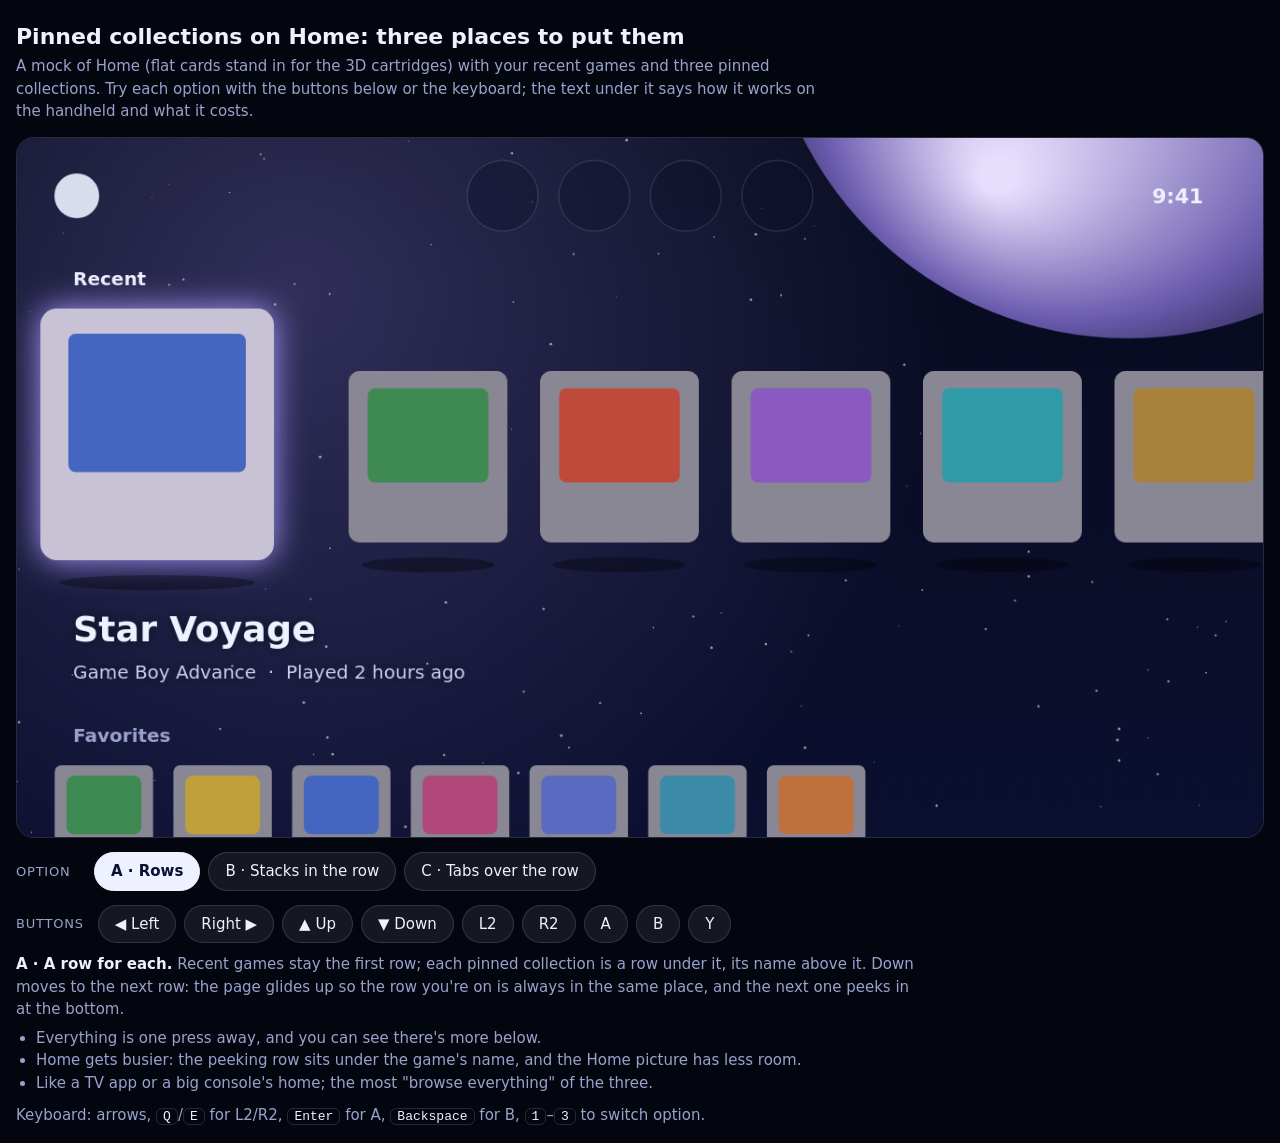
<file: prototypes/shelf-pinned.html>
<!DOCTYPE html>
<html lang="en">
<head>
<meta charset="utf-8">
<meta name="viewport" content="width=device-width, initial-scale=1">
<title>Pinned Collections</title>
<style>
  :root { --bg: #04060f; --fg: #eef1ff; --fg2: #9aa2cc; --line: rgba(238,241,255,.14); --chip: rgba(238,241,255,.08); --sel: #eef1ff; --selfg: #0b1030; }
  * { box-sizing: border-box; }
  body { margin: 0; background: var(--bg); color: var(--fg); font: 15px/1.5 system-ui, -apple-system, "Segoe UI", sans-serif; }
  main { max-width: 1334px; margin: 0 auto; padding: 16px; }
  h1 { font-size: 22px; margin: 4px 0 2px; font-weight: 650; }
  p.lead { margin: 0 0 14px; color: var(--fg2); max-width: 820px; }
  .stage { position: relative; width: 100%; aspect-ratio: 1334 / 750; border-radius: 18px; overflow: hidden; border: 1px solid var(--line); background: #070b1e; }
  .stage canvas { position: absolute; inset: 0; width: 100%; height: 100%; display: block; }
  .bar { display: flex; flex-wrap: wrap; gap: 8px; align-items: center; margin: 14px 0 6px; }
  .bar .label { color: var(--fg2); font-size: 13px; letter-spacing: .06em; text-transform: uppercase; margin-right: 6px; min-width: 64px; }
  button.pill { border: 1px solid var(--line); background: var(--chip); color: var(--fg); border-radius: 999px; padding: 7px 16px; font: inherit; cursor: pointer; }
  button.pill[aria-pressed="true"] { background: var(--sel); color: var(--selfg); border-color: var(--sel); font-weight: 600; }
  .about { color: var(--fg2); margin: 10px 0 0; max-width: 900px; }
  .about b { color: var(--fg); font-weight: 600; }
  .about ul { margin: 6px 0 0; padding-left: 20px; }
  kbd { border: 1px solid var(--line); border-radius: 6px; padding: 0 6px; font: 13px ui-monospace, monospace; color: var(--fg); }
</style>
</head>
<body>
<main>
  <h1>Pinned collections on Home: three places to put them</h1>
  <p class="lead">A mock of Home (flat cards stand in for the 3D cartridges) with your recent games and three pinned collections. Try each option with the buttons below or the keyboard; the text under it says how it works on the handheld and what it costs.</p>
  <div class="stage"><canvas id="c" width="1334" height="750"></canvas></div>
  <div class="bar" id="opts"><span class="label">Option</span></div>
  <div class="bar"><span class="label">Buttons</span>
    <button class="pill" data-k="left">◀ Left</button><button class="pill" data-k="right">Right ▶</button>
    <button class="pill" data-k="up">▲ Up</button><button class="pill" data-k="down">▼ Down</button>
    <button class="pill" data-k="l2">L2</button><button class="pill" data-k="r2">R2</button>
    <button class="pill" data-k="a">A</button><button class="pill" data-k="b">B</button><button class="pill" data-k="y">Y</button>
  </div>
  <div class="about" id="about"></div>
  <p class="about">Keyboard: arrows, <kbd>Q</kbd>/<kbd>E</kbd> for L2/R2, <kbd>Enter</kbd> for A, <kbd>Backspace</kbd> for B, <kbd>1</kbd>–<kbd>3</kbd> to switch option.</p>
</main>
<script>
// ---------- the games (invented) ----------
const G = (t, c, sys) => ({ t, c, sys });
const RECENT = [G('Star Voyage', '#4466c0', 'Game Boy Advance'), G('Moss Kingdom', '#3f8a52', 'Super Nintendo'), G('Turbo Lane', '#c04a3a', 'Genesis'),
  G('Lantern Keep', '#8a5ac0', 'Nintendo 64'), G('Tide Pool', '#2f9aa8', 'Game Boy Color'), G('Iron Orchard', '#a8823a', 'PlayStation')];
const COLS = [
  { name: 'Favorites', games: [G('Moss Kingdom', '#3f8a52', 'Super Nintendo'), G('Paper Comet', '#c0a03a', 'Game Boy'), G('Star Voyage', '#4466c0', 'Game Boy Advance'), G('Velvet Run', '#b0487a', 'Nintendo DS'), G('Hollow Bell', '#5a6ac0', 'PSP'), G('Quiet Harbor', '#3a8aa8', 'NES'), G('Ember Isle', '#c0703a', 'Genesis')] },
  { name: 'Cozy RPGs', games: [G('Lantern Keep', '#8a5ac0', 'Nintendo 64'), G('Willow Road', '#5a9a5a', 'Super Nintendo'), G('Amber Crown', '#c09040', 'PlayStation'), G('Small Giants', '#4a7ac0', 'Game Boy Advance'), G('Fern Hollow', '#3a8a6a', 'Nintendo DS')] },
  { name: 'Couch co-op', games: [G('Turbo Lane', '#c04a3a', 'Genesis'), G('Pillow Fort', '#c06a9a', 'Nintendo 64'), G('Two Moons', '#6a5ac0', 'Super Nintendo'), G('Kite Day', '#3aa0c0', 'NES')] },
  { name: 'Short and sweet', games: [G('Paper Comet', '#c0a03a', 'Game Boy'), G('Kite Day', '#3aa0c0', 'NES'), G('Velvet Run', '#b0487a', 'Nintendo DS')] },
  { name: 'Not played yet', games: [G('Glass Harbor', '#4a9ac0', 'PSP'), G('Copper Moth', '#b0703a', 'PlayStation'), G('Snow Lantern', '#8aa0d0', 'Game Boy Advance'), G('Rook & Ivy', '#6a8a4a', 'Super Nintendo')] },
  { name: 'Shmups', games: [G('Ember Isle', '#c0703a', 'Genesis'), G('Night Swarm', '#7a4ac0', 'Super Nintendo')] },
];
const ACC = '#ab98ff';

// ---------- the three options ----------
const OPTIONS = [
  { name: 'A · Rows', about: `<b>A · A row for each.</b> Recent games stay the first row; each pinned collection is a row under it, its name above it. Down moves to the next row: the page glides up so the row you're on is always in the same place, and the next one peeks in at the bottom.
    <ul><li>Everything is one press away, and you can see there's more below.</li><li>Home gets busier: the peeking row sits under the game's name, and the Home picture has less room.</li><li>Like a TV app or a big console's home; the most "browse everything" of the three.</li></ul>` },
  { name: 'B · Stacks in the row', about: `<b>B · Stacks at the end of the row.</b> After your recent games, each pinned collection sits in the row as a small stack of its games, fanned like the Collections card. A opens it: its games fill the row, its name at the top; B goes back to the stacks.
    <ul><li>Home stays one calm row; collections feel like physical things, which fits Shelf.</li><li>A collection is a few presses away (to the end of the row, then A).</li><li>The row's end is where you'd look for "more", like a shelf's last few boxes.</li></ul>` },
  { name: 'C · Tabs over the row', about: `<b>C · Tabs over the row (chosen).</b> A line of names over the row: Recent, then each pinned collection. Four show in full and only the start of the next one peeks in, fading out; L2 and R2 change tab, and the tabs scroll along to reveal more. Up from the row puts the cursor on the tabs: Y picks the chosen one up, left and right carry it, A puts it down. Settings › Home lists them in order too, and a collection's menu (Y) in the Library pins it.
    <ul><li>The least added to the screen: one line of small text, and Home keeps its single row.</li><li>Quick to reach any collection without leaving Home's place.</li><li>L2 and R2 are free on Home (L1 and R1 change pages); the tabs say which press does what by where they are.</li></ul>` },
];

// ---------- state ----------
let opt = 0;
const st = { sel: 0, row: 0, open: -1, tab: 0, zone: 'row', moving: false };
const anim = { sel: 0, row: 0, slide: 0, slideDir: 0, openK: 0, tabX: 0 };
let msg = '', msgT = 0;
function reset() { anim.first = 0; st.sel = 0; st.row = 0; st.open = -1; st.tab = 0; st.zone = 'row'; st.moving = false; anim.sel = 0; anim.row = 0; anim.openK = 0; anim.slide = 1; }
function rowItems() {
  if (opt === 0) return st.row === 0 ? RECENT : COLS[st.row - 1].games;
  if (opt === 1) return st.open >= 0 ? COLS[st.open].games : [...RECENT, ...COLS.map(c => ({ stack: c }))];
  return st.tab === 0 ? RECENT : COLS[st.tab - 1].games;
}
function showTab(t, dir) { if (t === st.tab) return; st.tab = t; st.sel = 0; anim.sel = 0; anim.slide = 0; anim.slideDir = dir; }
function press(k) {
  const items = rowItems();
  if (opt === 2) {
    const n = COLS.length + 1;
    if (st.zone === 'tabs') {
      // on the tabs: left and right change tab; Y picks one up, and then left and right carry it; A, Y or B put it down
      if (k === 'left' || k === 'right' || k === 'l2' || k === 'r2') { const d = (k === 'left' || k === 'l2') ? -1 : 1;
        if (st.moving) { const j = st.tab + d; if (j >= 1 && j < n) { const c = COLS.splice(st.tab - 1, 1)[0]; COLS.splice(j - 1, 0, c); st.tab = j; } }
        else if (st.tab + d >= 0 && st.tab + d < n) showTab(st.tab + d, d); }
      else if (k === 'y' && st.tab > 0) st.moving = !st.moving;
      else if (k === 'a' || k === 'b') { if (st.moving) st.moving = false; else st.zone = 'row'; }
      else if (k === 'down') { st.moving = false; st.zone = 'row'; }
      return;
    }
    if (k === 'up') { st.zone = 'tabs'; return; }
    if (k === 'l2' || k === 'r2') { const d = k === 'r2' ? 1 : -1; showTab((st.tab + d + n) % n, d); return; }
  }
  if (k === 'left' && st.sel > 0) st.sel--;
  else if (k === 'right' && st.sel < items.length - 1) st.sel++;
  else if (opt === 0 && k === 'down' && st.row < COLS.length) { st.row++; st.sel = 0; }
  else if (opt === 0 && k === 'up' && st.row > 0) { st.row--; st.sel = 0; }
  else if (opt === 1 && k === 'a' && st.open < 0 && items[st.sel].stack) { st.open = COLS.indexOf(items[st.sel].stack); st.sel = 0; anim.sel = 0; anim.slide = 0; anim.slideDir = 1; }
  else if (opt === 1 && k === 'b' && st.open >= 0) { const back = RECENT.length + st.open; st.open = -1; st.sel = back; anim.sel = back; anim.slide = 0; anim.slideDir = -1; }
  else if (k === 'a') { const g = items[st.sel]; msg = g.stack ? '' : 'A starts ' + g.t; msgT = 1.6; }
}

// ---------- drawing ----------
const cv = document.getElementById('c'), x = cv.getContext('2d');
const ease = t => t * t * (3 - 2 * t);
function bg() {
  const g = x.createLinearGradient(0, 0, 0, 750); g.addColorStop(0, '#070b1e'); g.addColorStop(1, '#0c1030'); x.fillStyle = g; x.fillRect(0, 0, 1334, 750);
  const r = x.createRadialGradient(300, 160, 0, 300, 160, 700); r.addColorStop(0, 'rgba(171,152,255,.25)'); r.addColorStop(1, 'rgba(171,152,255,0)'); x.fillStyle = r; x.fillRect(0, 0, 1334, 750);
  let s = 7; const rnd = () => (s = (s * 16807) % 2147483647) / 2147483647;
  x.fillStyle = 'rgba(238,241,255,.6)'; for (let i = 0; i < 160; i++) { x.beginPath(); x.arc(rnd() * 1334, rnd() * 750, .5 + rnd(), 0, 7); x.fill(); }
  x.save(); x.beginPath(); x.arc(1190, -175, 390, 0, 7); const p = x.createRadialGradient(1050, 40, 20, 1190, -175, 480); p.addColorStop(0, '#e6defc'); p.addColorStop(.55, '#6b5cae'); p.addColorStop(1, '#0a0c22'); x.fillStyle = p; x.fill(); x.restore();
}
function topBar() {
  x.fillStyle = 'rgba(238,241,255,.9)'; x.beginPath(); x.arc(64, 62, 24, 0, 7); x.fill();
  ['Library', 'Apps', 'Museum', 'Settings'].forEach((n, i) => { const cx = 520 + i * 98; x.fillStyle = 'rgba(12,16,40,.35)'; x.beginPath(); x.arc(cx, 62, 38, 0, 7); x.fill(); x.strokeStyle = 'rgba(238,241,255,.18)'; x.lineWidth = 1; x.stroke(); });
  x.fillStyle = '#eef1ff'; x.font = '600 22px system-ui'; x.textAlign = 'right'; x.fillText('9:41', 1270, 70); x.textAlign = 'left';
}
function card(cx, cy, w, h, col, glow, a = 1, rot = 0) {
  x.save(); x.globalAlpha = a; x.translate(cx, cy); x.rotate(rot);
  if (glow) { x.shadowColor = ACC; x.shadowBlur = 34; }
  x.fillStyle = glow ? '#c8c3d4' : '#8a8794'; x.beginPath(); x.roundRect(-w / 2, -h / 2, w, h, w * .07); x.fill(); x.shadowBlur = 0;
  x.fillStyle = col; x.beginPath(); x.roundRect(-w * .38, -h * .4, w * .76, h * .55, 8); x.fill();
  x.restore();
  if (!rot) { x.save(); x.globalAlpha = a * .35; x.fillStyle = '#000'; x.beginPath(); x.ellipse(cx, cy + h / 2 + 24, w * .42, 8, 0, 0, 7); x.fill(); x.restore(); }
}
function stack(cx, cy, w, h, c, glow, a) {
  const g = c.games;
  card(cx + 10, cy - 4, w * .92, h * .92, g[2].c, false, a * .8, .1);
  card(cx - 8, cy - 2, w * .94, h * .94, g[1].c, false, a * .9, -.08);
  card(cx, cy, w, h, g[0].c, glow, a);
  x.save(); x.globalAlpha = a; x.fillStyle = 'rgba(8,10,28,.75)'; x.beginPath(); x.roundRect(cx - 34, cy + h / 2 - 34, 68, 26, 13); x.fill();
  x.fillStyle = '#eef1ff'; x.font = '600 15px system-ui'; x.textAlign = 'center'; x.fillText(g.length + ' games', cx, cy + h / 2 - 16); x.textAlign = 'left'; x.restore();
}
// a row: the chosen one big on the left, the rest following; s is the (eased) selection, y its middle, k its size
function row(items, s, y, k, a, focused, dx = 0) {
  items.forEach((it, i) => {
    const d = i - s; if (d < -1.2 || d > 7) return;
    const big = Math.max(0, 1 - Math.abs(d)) * (focused ? 1 : 0);
    const w = (170 + 80 * big) * k, h = (184 + 86 * big) * k;
    const cx = dx + 150 * k + (d < 0 ? d * 260 * k : d * 205 * k + (d > 0 && focused ? 85 * k * Math.min(1, d) : 0));
    const fade = a * (d < 0 ? Math.max(0, 1 + d) : 1);
    const cy = y + (big ? -12 * big * k : 12 * k * (focused ? 1 : 0));
    if (it.stack) stack(cx, cy, w, h, it.stack, focused && Math.abs(d) < .5, fade);
    else card(cx, cy, w, h, it.c, focused && Math.abs(d) < .5, fade);
  });
}
function title(items, i, y) {
  const it = items[Math.round(i)]; if (!it) return;
  x.save(); x.shadowColor = 'rgba(0,0,0,.5)'; x.shadowBlur = 12;
  x.fillStyle = '#eef1ff'; x.font = '700 38px system-ui'; x.fillText(it.stack ? it.stack.name : it.t, 60, y);
  x.fillStyle = '#c9cfee'; x.font = '20px system-ui'; x.fillText(it.stack ? `Pinned collection  ·  ${it.stack.games.length} games  ·  A opens it` : `${it.sys}  ·  Played 2 hours ago`, 60, y + 40); x.restore();
}
function label(t, y, a, bright) { x.save(); x.globalAlpha = a; x.fillStyle = bright ? '#eef1ff' : '#9aa2cc'; x.font = (bright ? '700 ' : '600 ') + '20px system-ui'; x.fillText(t, 60, y); x.restore(); }

function draw(dt) {
  anim.sel += (st.sel - anim.sel) * Math.min(1, dt * 9);
  anim.row += (st.row - anim.row) * Math.min(1, dt * 7);
  anim.slide = Math.min(1, anim.slide + dt * 3);
  bg(); topBar();
  const items = rowItems();
  if (opt === 0) {
    // rows: the one you're on at Home's usual place, the next peeking in at the bottom
    const all = [{ name: 'Recent', games: RECENT }, ...COLS];
    all.forEach((r, k) => {
      const off = k - anim.row; if (off < -1 || off > 1.6) return;
      const y = 330 + off * 400, a = off < 0 ? Math.max(0, 1 + off * 1.6) : 1;
      const focused = Math.abs(off) < .5;
      label(r.name, focused ? y - 172 : y - 82, a, focused);
      row(r.games, focused ? anim.sel : 0, y, focused ? 1 : .62, a, focused);
    });
    title(items, st.sel, 540);
  } else if (opt === 1) {
    const e = ease(anim.slide), dx = (1 - e) * 120 * anim.slideDir;
    if (st.open >= 0) { x.save(); x.globalAlpha = e; x.fillStyle = 'rgba(12,16,40,.55)'; x.beginPath(); x.roundRect(46, 120, 230, 40, 20); x.fill();
      x.fillStyle = '#eef1ff'; x.font = '600 19px system-ui'; x.fillText('‹  ' + COLS[st.open].name, 66, 147); x.restore(); }
    x.save(); x.globalAlpha = .4 + .6 * e; row(items, anim.sel, 324, 1, 1, true, dx); x.restore();
    title(items, st.sel, 530);
  } else {
    // tabs: Recent, then each pinned collection; four in full, the next one peeking in and fading out
    const names = ['Recent', ...COLS.map(c => c.name)], X0 = 64, GAP = 34, PEEK = 64, SHOWN = 4;
    x.font = '600 19px system-ui';
    const ws = names.map(n => x.measureText(n).width), xs = []; let at = X0; ws.forEach((w, i) => { xs.push(at); at += w + GAP; });
    // the tabs scroll only when the chosen one would leave the four in view: the cursor moves freely within them, the same both ways
    let first = anim.first ?? 0;
    if (st.tab < first) first = st.tab; else if (st.tab > first + SHOWN - 1) first = st.tab - (SHOWN - 1);
    first = Math.max(0, Math.min(first, Math.max(0, names.length - SHOWN))); anim.first = first;
    const last = Math.min(names.length - 1, first + SHOWN - 1);
    anim.off = anim.off ?? 0; anim.off += ((xs[first] - X0) - anim.off) * Math.min(1, dt * 10);
    anim.tabX += (xs[st.tab] - anim.tabX) * Math.min(1, dt * 10); anim.tabW = anim.tabW ?? ws[0]; anim.tabW += (ws[st.tab] - anim.tabW) * Math.min(1, dt * 10);
    const end = xs[last] + ws[last] + 14 - (xs[first] - X0) + (last < names.length - 1 ? PEEK : 0);
    const focused = st.zone === 'tabs';
    x.fillStyle = st.moving ? 'rgba(171,152,255,.3)' : focused ? 'rgba(238,241,255,.18)' : 'rgba(238,241,255,.11)';
    x.beginPath(); x.roundRect(anim.tabX - anim.off - 14, 148, anim.tabW + 28, 36, 18); x.fill();
    if (focused) { x.strokeStyle = st.moving ? '#ab98ff' : '#eef1ff'; x.lineWidth = 2; x.stroke(); }
    names.forEach((n, i) => {
      const tx = xs[i] - anim.off; if (tx > end || tx + ws[i] < 40) return;
      const base = i === st.tab ? '238,241,255' : '154,162,204';
      const g = x.createLinearGradient(40, 0, end, 0);   // fading out over the peek, and in at the left once scrolled
      const L = anim.off > 1 ? Math.min(.5, (X0 - 6 - 40) / (end - 40)) : 0, R = last < names.length - 1 ? 1 - PEEK / (end - 40) : 1;   // the left fade stays clear of the first full tab
      g.addColorStop(0, `rgba(${base},${anim.off > 1 ? 0 : 1})`); g.addColorStop(L, `rgba(${base},1)`); g.addColorStop(R, `rgba(${base},1)`); g.addColorStop(1, `rgba(${base},${R < 1 ? 0 : 1})`);
      x.fillStyle = g; x.fillText(n, tx, 173);
    });
    x.font = '600 14px system-ui'; x.fillStyle = 'rgba(154,162,204,.8)'; x.fillText('L2', 28, 172); x.fillText('R2', end + 12, 172);
    if (focused) { x.fillStyle = '#9aa2cc'; x.fillText(st.moving ? '◀ ▶  move it      A  put it down' : st.tab > 0 ? 'Y  move this tab' : '', end + 54, 172); }
    // a new tab's games come in where they belong, fading in and settling down a little; nothing slides sideways
    const e = ease(anim.slide);
    x.save(); x.globalAlpha = e; row(items, anim.sel, 340 - (1 - e) * 16, 1, 1, true, 0); x.restore();
    title(items, st.sel, 546);
  }
  if (msgT > 0) { msgT -= dt; x.save(); x.globalAlpha = Math.min(1, msgT * 2); x.fillStyle = 'rgba(8,10,28,.8)'; x.beginPath(); x.roundRect(1334 / 2 - 160, 660, 320, 44, 22); x.fill();
    x.fillStyle = '#eef1ff'; x.font = '600 18px system-ui'; x.textAlign = 'center'; x.fillText(msg, 667, 688); x.textAlign = 'left'; x.restore(); }
}

// ---------- controls ----------
const ob = document.getElementById('opts');
OPTIONS.forEach((o, i) => { const b = document.createElement('button'); b.className = 'pill'; b.textContent = o.name; b.onclick = () => setOpt(i); ob.appendChild(b); });
function setOpt(i) { opt = i; reset(); [...ob.querySelectorAll('button')].forEach((b, k) => b.setAttribute('aria-pressed', k === i)); document.getElementById('about').innerHTML = OPTIONS[i].about; }
document.querySelectorAll('[data-k]').forEach(b => b.onclick = () => press(b.dataset.k));
addEventListener('keydown', e => {
  const m = { ArrowLeft: 'left', ArrowRight: 'right', ArrowUp: 'up', ArrowDown: 'down', q: 'l2', Q: 'l2', e: 'r2', E: 'r2', Enter: 'a', Backspace: 'b', y: 'y', Y: 'y' }[e.key];
  if (m) { e.preventDefault(); press(m); } else if ('123'.includes(e.key)) setOpt(+e.key - 1);
});
setOpt(0);
// for testing: ?opt=n&keys=right,down… presses those keys and lets the motion settle
const q = new URLSearchParams(location.search);
if (q.has('opt')) setOpt(+q.get('opt'));
if (q.has('keys')) for (const k of q.get('keys').split(',')) { press(k); for (let i = 0; i < 40; i++) draw(.05); }
let last = performance.now();
function loop(now) { draw(Math.max(0, Math.min(.05, (now - last) / 1000))); last = now; window.drawn = (window.drawn || 0) + 1; requestAnimationFrame(loop); }
requestAnimationFrame(loop);
</script>
</body>
</html>
</file>
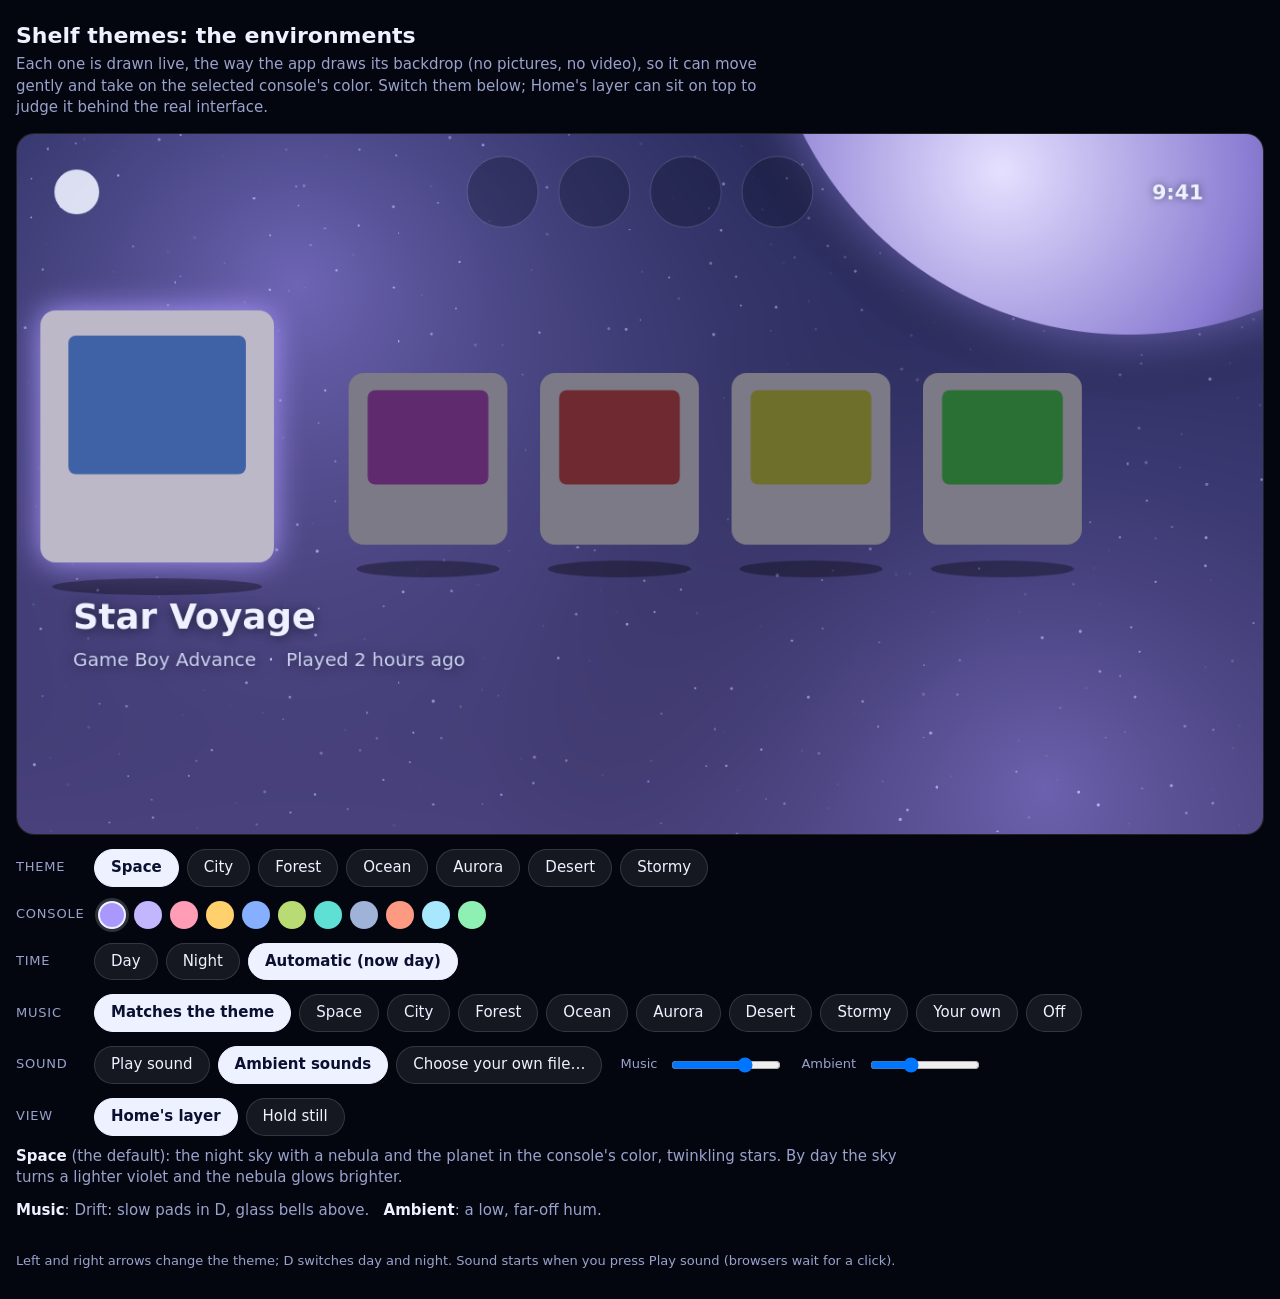
<file: prototypes/shelf-themes.html>
<!DOCTYPE html>
<html lang="en">
<head>
<meta charset="utf-8">
<meta name="viewport" content="width=device-width, initial-scale=1">
<title>Shelf Themes</title>
<style>
  :root { --bg: #04060f; --panel: #0c1130; --fg: #eef1ff; --fg2: #9aa2cc; --line: rgba(238,241,255,.14); --chip: rgba(238,241,255,.08); --sel: #eef1ff; --selfg: #0b1030; }
  @media (prefers-color-scheme: light) { :root:not([data-theme="dark"]) { --bg: #04060f; } }
  * { box-sizing: border-box; }
  body { margin: 0; background: var(--bg); color: var(--fg); font: 15px/1.45 system-ui, -apple-system, "Segoe UI", sans-serif; }
  main { max-width: 1334px; margin: 0 auto; padding: 16px; }
  h1 { font-size: 22px; margin: 4px 0 2px; font-weight: 650; }
  p.lead { margin: 0 0 14px; color: var(--fg2); max-width: 760px; }
  .stage { position: relative; width: 100%; aspect-ratio: 1334 / 750; border-radius: 18px; overflow: hidden; border: 1px solid var(--line); background: #000; }
  .stage canvas { position: absolute; inset: 0; width: 100%; height: 100%; display: block; }
  .bar { display: flex; flex-wrap: wrap; gap: 8px; align-items: center; margin: 14px 0 6px; }
  .bar .label { color: var(--fg2); font-size: 13px; letter-spacing: .06em; text-transform: uppercase; margin-right: 6px; min-width: 64px; }
  button.pill { border: 1px solid var(--line); background: var(--chip); color: var(--fg); border-radius: 999px; padding: 7px 16px; font: inherit; cursor: pointer; }
  button.pill[aria-pressed="true"] { background: var(--sel); color: var(--selfg); border-color: var(--sel); font-weight: 600; }
  button.dot { width: 28px; height: 28px; border-radius: 50%; border: 2px solid transparent; cursor: pointer; padding: 0; }
  button.dot[aria-pressed="true"] { border-color: var(--sel); box-shadow: 0 0 0 3px rgba(238,241,255,.18); }
  .about { color: var(--fg2); margin: 10px 0 0; min-height: 44px; max-width: 900px; }
  .about b { color: var(--fg); font-weight: 600; }
  .keys { color: var(--fg2); font-size: 13px; margin-top: 8px; }
</style>
</head>
<body>
<main>
  <h1>Shelf themes: the environments</h1>
  <p class="lead">Each one is drawn live, the way the app draws its backdrop (no pictures, no video), so it can move gently and take on the selected console's color. Switch them below; Home's layer can sit on top to judge it behind the real interface.</p>
  <div class="stage"><canvas id="gl" width="1334" height="750"></canvas><canvas id="ui" width="1334" height="750"></canvas></div>
  <div class="bar" id="themes"><span class="label">Theme</span></div>
  <div class="bar" id="consoles"><span class="label">Console</span></div>
  <div class="bar" id="times"><span class="label">Time</span></div>
  <div class="bar" id="musics"><span class="label">Music</span></div>
  <div class="bar"><span class="label">Sound</span>
    <button class="pill" id="sound" aria-pressed="false">Play sound</button>
    <button class="pill" id="amb" aria-pressed="true">Ambient sounds</button>
    <button class="pill" id="ownBtn">Choose your own file…</button><input type="file" id="own" accept="audio/*" hidden>
    <label class="keys" style="margin:0 4px 0 10px">Music</label><input type="range" id="vol" min="0" max="1" step="0.05" value="0.7" aria-label="Music volume" style="width:110px">
    <label class="keys" style="margin:0 4px 0 10px">Ambient</label><input type="range" id="avol" min="0" max="1" step="0.05" value="0.35" aria-label="Ambient volume" style="width:110px">
  </div>
  <div class="bar"><span class="label">View</span>
    <button class="pill" id="homeLayer" aria-pressed="true">Home's layer</button>
    <button class="pill" id="pause" aria-pressed="false">Hold still</button>
  </div>
  <p class="about" id="about"></p>
  <p class="about" id="sounds"></p>
  <p class="keys">Left and right arrows change the theme; D switches day and night. Sound starts when you press Play sound (browsers wait for a click).</p>
</main>
<script>
// ---------- the themes ----------
const THEMES = [
  { id: 'space', name: 'Space', about: '<b>Space</b> (the default): the night sky with a nebula and the planet in the console\'s color, twinkling stars. By day the sky turns a lighter violet and the nebula glows brighter.', music: 'Drift: slow pads in D, glass bells above.', amb: 'a low, far-off hum' },
  { id: 'city', name: 'City', about: '<b>City</b>: a skyline in three layers drifting slowly past, each a little slower than the one in front. At night windows light and go dark, fading over a moment, and a plane\'s lights cross; by day a blue sky with clouds, glass catching the light, the sun on one side of each tower.', music: 'After Hours: a swung electric piano, soft brushes, a round bass.', amb: 'the city far off, a car passing now and then' },
  { id: 'forest', name: 'Forest', about: '<b>Forest</b>: an old Appalachian forest in the fog: ridge after ridge fading into mist, fog drifting slowly along the valleys, tall hemlocks dark at both sides. By day a pale, soft light through the haze; at night a deep blue, the moon a blur, and fireflies in the valley flashing together in slow waves, as the ones in the Smokies do.', music: 'Canopy: a kalimba pattern, a wooden flute melody, a little shaker.', amb: 'birds and a breeze by day, crickets at night' },
  { id: 'ocean', name: 'Ocean', about: '<b>Ocean</b>: a calm sea, an island far off. By day a bright sky and turquoise water with the sun glittering in a path; at night the moon\'s reflection in thin lines. The water never rocks or swells.', music: 'Tide: rolling harp in 6/8, a slow swelling pad.', amb: 'waves breaking gently' },
  { id: 'aurora', name: 'Aurora', about: '<b>Aurora</b>: curtains of light rippling slowly over snowy hills. Its "day" is the blue hour, a deep blue sky with a rosy glow low down and a fainter aurora.', music: 'Northern Lights: glass bells drifting over a wide pad.', amb: 'a cold wind' },
  { id: 'desert', name: 'Desert', about: '<b>Desert</b>: dunes in three rows, sand drifting off their crests, the moon (or sun) up in the top right. Night is a moonlit violet; day is golden sand under a pale blue sky.', music: 'Dunes: a plucked string over a drone, a hand drum.', amb: 'wind with gusts, sand hissing' },
  { id: 'stormy', name: 'Stormy', about: '<b>Stormy</b>: heavy clouds rolling slowly, a gentle rain, dark hills. Now and then lightning far off: a dim glow inside the clouds in the console\'s color, never a white flash, and a moment later a soft roll of thunder. By day the storm is grey instead of black.', music: 'Rain on Glass: a soft piano in C minor, a low cello.', amb: 'rain, and thunder after the lightning' },
];
const CONSOLES = [['GBA', '#ab98ff'], ['SNES', '#c2b6ff'], ['NES', '#ff9db6'], ['N64', '#ffd06b'], ['Genesis', '#86b0ff'], ['Game Boy', '#b9db74'], ['GBC', '#5fe0d4'], ['PS1', '#9fb2d8'], ['DS', '#ff9a82'], ['PSP', '#a7e8ff'], ['Android', '#8ff0b4']];
const hex = h => [1, 3, 5].map(i => parseInt(h.slice(i, i + 2), 16) / 255);

// ---------- the shader: one program, a branch per theme (layout pixels, y down, as backdrop.mat) ----------
const VS = 'attribute vec2 a; void main(){ gl_Position = vec4(a, 0., 1.); }';
const FS = `
#ifdef GL_FRAGMENT_PRECISION_HIGH
precision highp float;
#else
precision mediump float;
#endif
uniform vec2 uRes; uniform float uT; uniform vec3 uMood; uniform float uTheme; uniform float uDay; uniform vec3 uFlash;
float hash(vec2 p) { return fract(sin(dot(p, vec2(127.1, 311.7))) * 43758.5453); }
float noise(vec2 p) { vec2 i = floor(p), f = fract(p); vec2 u = f * f * (3. - 2. * f);
  return mix(mix(hash(i), hash(i + vec2(1., 0.)), u.x), mix(hash(i + vec2(0., 1.)), hash(i + vec2(1., 1.)), u.x), u.y); }
float fbm(vec2 p) { float v = 0., a = .5; for (int i = 0; i < 5; i++) { v += a * noise(p); p = p * 2.03 + 17.; a *= .5; } return v; }
// how much of a pixel lies inside an edge, from its distance in pixels (positive inside): smooth edges that glide
float aa(float x) { return clamp(x + .5, 0., 1.); }
// stars: one in some cells, a little twinkle each
float stars(vec2 p, float cell, float prob, float t) {
  vec2 c = floor(p / cell); float h = hash(c); if (h > prob) return 0.;
  vec2 pos = (c + vec2(hash(c + 3.1), hash(c + 7.7))) * cell; float r = .5 + .9 * hash(c + 1.3);
  float tw = .55 + .45 * sin(t * (.5 + 1.4 * hash(c + 9.)) + h * 40.);
  return smoothstep(r + .9, r - .3, length(p - pos)) * tw;
}
vec3 glow(vec3 d, vec3 c, float a, float t) { t = clamp(t, 0., 1.); return mix(d, c * (1. - t), clamp(a * (1. - t), 0., 1.)); }
vec3 moon(vec3 col, vec2 p, vec2 c, float r, vec3 tint) {
  float d = length(p - c);
  col += tint * .18 * exp(-max(d - r, 0.) / (r * 1.2));                 // its halo
  float disc = smoothstep(r + 1., r - 1., d);
  float shade = .82 + .18 * fbm((p - c) / r * 3.);                      // faint markings
  return mix(col, vec3(.92, .93, .96) * shade, disc);
}
vec3 sun(vec3 col, vec2 p, vec2 c, float r, vec3 tint) {
  float d = length(p - c);
  col += tint * (.32 * exp(-max(d - r, 0.) / (r * 1.4)) + .1 * exp(-d / (r * 9.)));
  return mix(col, vec3(1., .97, .88), smoothstep(r + 1., r - 1., d));
}
// soft clouds drifting across a band of the sky
float clouds(vec2 p, float t, float y0, float y1, float k) {
  float n = fbm(vec2(p.x * .0016 + t * .005 + k, p.y * .0055 + k * 3.)) * .75 + fbm(vec2(p.x * .006 + t * .008, p.y * .014 + k)) * .25;
  return smoothstep(.52, .78, n) * smoothstep(y0 - 60., y0 + 40., p.y) * (1. - smoothstep(y1 - 80., y1, p.y));
}

vec3 space(vec2 p, float D) {
  vec3 m = uMood, base = vec3(7., 11., 30.) / 255.;
  vec3 c = mix(base, mix(vec3(.15, .17, .38), vec3(.30, .27, .52), p.y / 750.), D);
  c = glow(c, m, mix(70., 130., D) / 255., length(p - vec2(300., 160.)) / mix(700., 820., D));
  c = glow(c, m, mix(40., 90., D) / 255., length(p - vec2(1100., 700.)) / 600.);
  c += vec3(.93, .94, 1.) * mix(.6, .35, D) * stars(p, 34., .55, uT);
  vec2 pc = vec2(1190., -175.); float r = 390., d = length(p - pc), R = r * 1.18, f = clamp((d / R - .82) / .18, 0., 1.);
  c = mix(c, mix(c, m * (1. - f), 90. / 255. * (1. - f)), clamp(R - d + .5, 0., 1.));
  float u = length(p - (pc + vec2(-.35 * r, .55 * r))) / (r * 1.25);
  vec3 c0 = mix(m, vec3(1.), .55 + .15 * D), c1 = mix(m, base, .45 - .25 * D), c2 = mix(vec3(6., 8., 20.) / 255., vec3(.12, .12, .3), D);
  vec3 pl = u < .55 ? mix(c0, c1, u / .55) : mix(c1, c2, clamp((u - .55) / .45, 0., 1.));
  return mix(c, pl, clamp(r - d + .5, 0., 1.));
}

// a layer of buildings: their outline (soft-edged, so they glide smoothly), from a column's width and a height range
float building(vec2 p, float w, float base, float lo, float hi, float seed, out vec2 cell, out float top, out float xf) {
  float col = floor(p.x / w); float h = lo + (hi - lo) * pow(hash(vec2(col, seed)), 1.4);
  float x0 = col * w; float inset = 1.5 + w * .08 * hash(vec2(col, seed + 2.));
  top = base - h; cell = vec2(col, seed); xf = (p.x - x0 - inset) / (w - 2. * inset);
  float inside = aa(p.y - top) * aa(p.x - x0 - inset) * aa(x0 + w - inset - p.x);
  float mast = step(.8, hash(vec2(col, seed + 5.))) * aa(1.2 - abs(p.x - x0 - w * .5)) * aa(p.y - top + 26.) * aa(top - p.y + .5);
  return max(inside, mast);
}
vec3 city(vec2 p, float D) {
  float t = uT, N = 1. - D; vec3 m = uMood; float hz = 600.;
  vec3 c = mix(mix(vec3(.02, .03, .08), vec3(.27, .50, .80), D), mix(vec3(.11, .08, .17), vec3(.74, .82, .90), D), smoothstep(0., hz, p.y));
  c += mix(mix(vec3(1., .6, .4), m, .5) * .16, mix(vec3(1., .8, .6), m, .3) * .07, D) * exp(-abs(p.y - hz + 40.) / 140.);   // the glow over the city
  c += vec3(.9, .92, 1.) * .35 * N * stars(p, 46., .3, t) * (1. - smoothstep(150., 420., p.y));
  if (N > .01) c = mix(c, moon(c, p, vec2(1040., 130.), 26., m), N);
  if (D > .01) c = mix(c, sun(c, p, vec2(1060., 120.), 30., vec3(1., .88, .65)), D);
  c = mix(c, mix(vec3(.13, .12, .2), vec3(.98, .98, 1.), D), clouds(p, t, 60., 470., 1.) * mix(.35, .8, D));
  // a plane crossing slowly (about every minute): its lights at night, a small dark speck by day
  float px = mod(t * 28., 1700.) - 180.; vec2 pp = vec2(px, 118. + px * .03);
  float blink = step(.82, fract(t * .9)); float pd = length(p - pp);
  c += N * (vec3(1., .3, .3) * blink + vec3(.9) * .4) * smoothstep(2.6, .6, pd);
  c = mix(c, vec3(.3, .33, .4), D * smoothstep(2.2, .8, pd));
  // three layers, far to near, fading into haze; each drifts a little slower than the one in front
  vec2 cell; float top, xf;
  for (int L = 0; L < 3; L++) {
    float fl = float(L);
    float w = 44. + 26. * fl, base = hz + 28. * fl, lo = 90. - 20. * fl, hi = 330. - 70. * fl;
    vec2 q = p + vec2(t * (1.2 + fl * .8), 0.);
    float b = building(q, w, base, lo, hi, fl * 13. + 1., cell, top, xf);
    if (b > 0.) {
      vec3 sil = mix(mix(vec3(.10, .10, .18), vec3(.025, .025, .05), fl / 2.), mix(vec3(.56, .64, .76), vec3(.19, .25, .35), fl / 2.), D);
      sil += mix(mix(vec3(1., .6, .4), m, .5) * .05 * (1. - fl / 2.) * exp(-(p.y - top) / 300.), vec3(.09, .08, .05) * smoothstep(.55, .62, xf), D);   // day: the sunlit side
      // windows: a grid, each one lit or dark at night, fading over a moment when it changes; by day, glass catching the sky
      vec2 g = vec2(9. - fl, 13. - fl);
      vec2 wc = floor((q - vec2(0., top)) / g); vec2 wf = fract((q - vec2(0., top)) / g);
      float win = aa((wf.x - .25) * g.x) * aa((.7 - wf.x) * g.x) * aa((wf.y - .3) * g.y) * aa((.75 - wf.y) * g.y) * aa(p.y - top - 10.);
      float per = 6. + 9. * hash(wc + cell), ph = t / per + hash(wc * 1.7 + cell), slot = floor(ph);
      float lit = mix(step(.72, hash(wc + cell + (slot - 1.) * .37)), step(.72, hash(wc + cell + slot * .37)), smoothstep(0., .07, fract(ph)));
      vec3 wcol = mix(mix(vec3(1., .82, .55), m, .3) * (.32 + .35 * fl / 2.) * lit, (vec3(.75, .85, .95) - sil) * (.18 + .12 * hash(wc + cell + 4.)), D);
      c = mix(c, sil, b) + win * wcol * b;
    }
    c = mix(c, mix(vec3(.1, .09, .16), vec3(.72, .8, .88), D), .18 * (1. - fl / 2.) * smoothstep(hz - 150., hz + 60., p.y));   // haze
  }
  return c;
}

// a tall conifer (hemlock, spruce): tiers of drooping boughs narrowing to its tip; how much of the pixel it covers
float conifer(vec2 p, float x0, float base, float h, float w, float seed) {
  float y = (p.y - (base - h)) / h; if (y < -.02 || y > 1.) return 0.;
  // uneven tiers, each bough ragged and drooping, so it reads as a real tree rather than a cut-out
  float ty = y * (9. + 5. * hash(vec2(seed, 1.))) + 1.3 * noise(vec2(y * 6., seed)) + .3 * hash(vec2(seed, 2.));
  float tier = pow(fract(ty), .7);
  float side = sign(p.x - x0);
  float width = w * (.05 + .95 * pow(max(y, 0.), .85)) * (.5 + .5 * tier) * (.7 + .5 * noise(vec2(p.y * .16 + side * 7., seed))) * (.85 + .3 * noise(vec2(floor(ty) * 3.1 + side, seed)));
  return aa(width - abs(p.x - x0)) * aa(p.y - (base - h)) + aa(w * .05 - abs(p.x - x0)) * step(.9, y);
}
// an Appalachian ridge: long rolling lines, its top a fringe of treetops (the nearer, the bigger they are)
float ridgeline(float x, float base, float amp, float fl) {
  float r = base - amp * (fbm(vec2(x * .0018 + fl * 3.1, fl)) - .35) * 2.2;
  float s = 1. + fl * .9;
  return r - 3.5 * s * noise(vec2(x * .11 / s, fl * 7.)) - 9. * s * pow(noise(vec2(x * .05 / s, fl * 5.)), 2.5);
}
vec3 forest(vec2 p, float D) {
  float t = uT, N = 1. - D; vec3 m = uMood;
  // fog everywhere: pale and soft by day, deep blue at night
  vec3 fog = mix(vec3(.11, .16, .2), vec3(.76, .8, .78), D);
  vec3 c = mix(mix(vec3(.02, .035, .055), vec3(.56, .64, .67), D), fog, smoothstep(0., 330., p.y));
  // the sun (or the moon) only a glow through the haze
  vec2 lc = vec2(960., 150.);
  float ld = length(p - lc);
  c += mix(vec3(.6, .7, .8) * .12, vec3(1., .93, .75) * .14, D) * exp(-ld / 230.) + mix(vec3(.5, .6, .7) * .05, vec3(1., .9, .7) * .08, D) * exp(-ld / 700.);
  if (N > .01) c = mix(c, mix(c, moon(c, p, lc, 26., vec3(.7, .8, .9)), .45), N);
  c += vec3(.85, .9, 1.) * .25 * N * stars(p, 44., .2, t) * (1. - smoothstep(80., 260., p.y));
  // ridges, far to near, each fading into the fog that fills the valley below it
  for (int L = 0; L < 5; L++) {
    float fl = float(L), k = fl / 4.;
    float base = 330. + 78. * fl, h = ridgeline(p.x, base, 45. + 12. * fl, fl);
    vec3 far = mix(vec3(.12, .17, .2), vec3(.58, .66, .66), D), near = mix(vec3(.012, .03, .032), vec3(.12, .22, .18), D);
    vec3 rc = mix(far, near, k * k * .4 + k * .6);
    rc = mix(rc, rc + mix(vec3(.02, .03, .03), vec3(.06, .07, .02), D), noise(vec2(p.x * .03, p.y * .03 + fl)) * (1. - k * .5));   // the woods, faintly
    c = mix(c, mix(rc, fog, smoothstep(0., 150. - 30. * fl, p.y - h) * (.8 - .12 * fl)), aa(p.y - h));
    // fog drifting along the valley in front of it
    float f = fbm(vec2(p.x * .0028 - t * .009 * (1. + fl * .4) + fl * 5., p.y * .012 + fl * 2.));
    c = mix(c, fog, smoothstep(.45, .85, f) * .55 * exp(-abs(p.y - base - 55.) / 55.));
  }
  // tall conifers at both sides, dark against the fog, the middle left open
  vec3 dark = mix(vec3(.008, .018, .022), vec3(.07, .13, .11), D);
  float tree = 0.;
  tree = max(tree, conifer(p, 52., 790., 700., 92., 1.));
  tree = max(tree, conifer(p, 178., 800., 560., 74., 2.));
  tree = max(tree, conifer(p, 1290., 790., 720., 96., 3.));
  tree = max(tree, conifer(p, 1168., 800., 520., 70., 4.));
  float back = max(conifer(p, 300., 760., 380., 50., 5.), conifer(p, 1040., 760., 400., 52., 6.));
  c = mix(c, mix(dark, fog, .45), back);
  c = mix(c, dark, tree);
  // low fog in front of everything, slowly rolling
  float lf = fbm(vec2(p.x * .002 - t * .012, p.y * .006 + 9.));
  c = mix(c, fog, smoothstep(.4, .8, lf) * .5 * smoothstep(520., 750., p.y));
  // the near ground a little deeper by day, so Home's text stays easy to read over it
  c *= 1. - .22 * D * smoothstep(560., 750., p.y);
  // by day, faint shafts of light through the fog
  vec2 v = p - lc; float ang = atan(v.y, v.x);
  c += vec3(1., .95, .8) * .025 * D * smoothstep(.6, .95, noise(vec2(ang * 9., t * .03))) * smoothstep(60., 260., length(v)) * exp(-length(v) / 900.) * (1. - tree);
  // at night, fireflies down in the valley flashing together, a slow wave crossing from left to right every few seconds
  if (N > .01 && p.y > 480.) for (int i = 0; i < 22; i++) {
    float fi = float(i); vec2 b = vec2(hash(vec2(fi, 1.)) * 1334., 520. + hash(vec2(fi, 2.)) * 220.);
    vec2 pos = b + vec2(sin(t * (.12 + .08 * hash(vec2(fi, 3.))) + fi) * 40., cos(t * (.15 + .08 * hash(vec2(fi, 4.))) + fi * 2.) * 16.);
    float ph = mod(t - pos.x / 1334. * 1.4 - .25 * hash(vec2(fi, 5.)), 7.);
    float flash = exp(-pow((ph - .6) / .16, 2.)) + .8 * exp(-pow((ph - 1.15) / .16, 2.)) + .6 * exp(-pow((ph - 1.7) / .16, 2.));
    float d = length(p - pos);
    c += mix(vec3(.85, 1., .45), m, .2) * N * flash * (smoothstep(2.4, .4, d) + .22 * exp(-d / 10.));
  }
  return c;
}

vec3 ocean(vec2 p, float D) {
  float t = uT, N = 1. - D; vec3 m = uMood; float hz = 470.;
  vec2 mc = vec2(900., 170.); vec3 mt = mix(mix(vec3(.85, .9, 1.), m, .25), vec3(1., .92, .75), D);
  if (p.y < hz) {
    vec3 c = mix(mix(vec3(.01, .02, .07), vec3(.25, .52, .85), D), mix(vec3(.06, .09, .2), vec3(.80, .89, .95), D), smoothstep(0., hz, p.y));
    c += vec3(.9, .93, 1.) * .55 * N * stars(p, 38., .38, t) * (1. - smoothstep(280., hz, p.y));
    c += mt * mix(.08, .1, D) * exp(-abs(p.y - hz) / 60.);
    if (N > .01) c = mix(c, moon(c, p, mc, 40., mt), N);
    if (D > .01) c = mix(c, sun(c, p, mc, 36., mt), D);
    c = mix(c, mix(vec3(.1, .12, .2), vec3(1.), D), clouds(p, t, 30., 400., 7.) * mix(.3, .85, D));
    // an island far off
    float isl = hz - 34. * exp(-pow((p.x - 230.) / 120., 2.)) - 16. * exp(-pow((p.x - 360.) / 70., 2.)) - 3. * noise(vec2(p.x * .05, 1.));
    return mix(c, mix(vec3(.02, .03, .07), vec3(.36, .52, .6), D), aa(p.y - isl));
  }
  float dy = p.y - hz;
  vec3 c = mix(mix(vec3(.03, .06, .14), vec3(.15, .50, .64), D), mix(vec3(.01, .02, .05), vec3(.03, .27, .44), D), smoothstep(0., 280., dy));
  // the moon's (or the sun's) path on the water: thin lines that shimmer, wider nearer you
  float spread = 30. + dy * .9;
  float col = exp(-pow((p.x - mc.x) / spread, 2.));
  float lines = smoothstep(.55, .85, noise(vec2(p.x * .025, dy * .55 - t * .5)) * .6 + noise(vec2(p.x * .06 + 3., dy * 1.3 - t * .9)) * .4);
  c += mt * col * lines * (.7 - .4 * smoothstep(0., 280., dy));
  // gentle ripples across the water, drifting slowly
  float rip = smoothstep(.6, .9, noise(vec2(p.x * .006 + t * .01, dy * .35)));
  c += mix(vec3(.25, .35, .5) * .05, vec3(.7, .9, 1.) * .12, D) * rip;
  c += mt * .06 * exp(-dy / 12.);   // where sky meets sea
  return c;
}

vec3 aurora(vec2 p, float D) {
  float t = uT; vec3 m = uMood;
  // by "day": the blue hour, a deep blue sky with a rosy glow along the horizon and a fainter aurora
  vec3 c = mix(mix(vec3(.01, .015, .05), vec3(.07, .12, .30), D), mix(vec3(.03, .06, .1), vec3(.56, .40, .52), D), smoothstep(0., 620., p.y));
  c += vec3(.9, .93, 1.) * mix(.6, .25, D) * stars(p, 32., .45, t);
  for (int k = 0; k < 2; k++) {
    float fk = float(k);
    float edge = 260. + 80. * fk + 55. * sin(p.x * .0045 + t * .07 + fk * 2.) + 40. * (fbm(vec2(p.x * .003 + t * .02, fk)) - .5);
    float above = edge - p.y;
    float shape = (above > 0. ? exp(-above / (120. + 60. * fk)) : exp(-pow(-above / 45., 2.))) * (.55 + .45 * smoothstep(-40., 20., above));
    float rays = .45 + .55 * noise(vec2(p.x * .035 + t * .25 + fk * 9., fk));
    vec3 green = mix(vec3(.2, 1., .55), m, .3), top = mix(vec3(.6, .3, .9), m, .35);
    c += mix(green, top, smoothstep(0., 170., above)) * shape * rays * (.55 - .2 * fk) * mix(1., .45, D);
  }
  float h1 = 600. + 30. * sin(p.x * .004 + 1.) + 18. * sin(p.x * .011);
  float h2 = 660. + 22. * sin(p.x * .006 + 3.) + 12. * sin(p.x * .017 + 1.);
  vec3 snow1 = mix(vec3(.16, .2, .27) + mix(vec3(.2, 1., .55), m, .3) * .06, vec3(.52, .58, .74), D), snow2 = mix(vec3(.09, .11, .16), vec3(.32, .37, .52), D);
  c = mix(c, snow1 * (1. - .25 * smoothstep(h1, h1 + 80., p.y)), aa(p.y - h1));
  c = mix(c, snow2, aa(p.y - h2));
  return c;
}

vec3 desert(vec2 p, float D) {
  float t = uT, N = 1. - D; vec3 m = uMood;
  vec2 mc = vec2(1150., 118.);
  vec3 c = mix(mix(vec3(.05, .06, .17), vec3(.36, .58, .86), D), mix(mix(vec3(.36, .24, .40), m, .2), vec3(.97, .86, .68), D), smoothstep(60., 520., p.y));
  c += vec3(.95, .9, .85) * .5 * N * stars(p, 40., .38, t) * (1. - smoothstep(120., 380., p.y));
  if (N > .01) c = mix(c, moon(c, p, mc, 46., vec3(1., .9, .8)), N);
  if (D > .01) c = mix(c, sun(c, p, mc, 36., vec3(1., .85, .55)), D);
  c = mix(c, mix(vec3(.2, .18, .3), vec3(1., .98, .95), D), clouds(p, t, 40., 300., 2.) * mix(.2, .55, D));
  // dunes, far to near: a ridge each, its slopes facing the light catching it
  for (int L = 0; L < 3; L++) {
    float fl = float(L);
    float base = 470. + 85. * fl, fq = .0035 + .001 * fl;
    float ridge = base - 40. * sin(p.x * fq + fl * 2.) - 25. * sin(p.x * (.009 + .002 * fl) + fl) - 14. * fbm(vec2(p.x * .006, fl));
    float slope = cos(p.x * fq + fl * 2.);
    vec3 sand = mix(mix(vec3(.30, .22, .34), vec3(.11, .08, .15), fl / 2.), mix(vec3(.90, .70, .48), vec3(.52, .32, .18), fl / 2.), D);
    sand += mix(vec3(.45, .4, .55) * .22, vec3(1., .82, .55) * .2, D) * clamp(slope, 0., 1.) * (1. - fl * .25) * exp(-(p.y - ridge) / 90.);
    c = mix(c, sand, aa(p.y - ridge));
    // sand drifting off the crest
    float drift = fbm(vec2(p.x * .01 - t * .25 * (1. + fl), p.y * .05));
    c += mix(vec3(1., .85, .7) * .05, vec3(1., .95, .85) * .08, D) * smoothstep(.55, .85, drift) * exp(-abs(p.y - ridge + 8.) / 10.);
  }
  return c;
}

vec3 stormy(vec2 p, float D) {
  float t = uT; vec3 m = uMood;
  vec3 c = mix(mix(vec3(.04, .05, .08), vec3(.30, .33, .38), D), mix(vec3(.13, .14, .18), vec3(.50, .52, .56), D), smoothstep(0., 750., p.y));
  // clouds, rolling slowly: lit edges over darker bellies
  float d1 = fbm(vec2(p.x * .0022 + t * .008, p.y * .0045 + t * .002));
  float d2 = fbm(vec2(p.x * .0045 - t * .012, p.y * .008 + 5.));
  float dens = smoothstep(.3, .8, d1 * .7 + d2 * .45);
  vec3 cloud = mix(mix(vec3(.08, .09, .12), vec3(.24, .26, .30), D), mix(vec3(.27, .29, .35), vec3(.64, .66, .70), D), smoothstep(.35, .75, d2));
  c = mix(c, cloud, dens * .9);
  c += mix(vec3(.3, .32, .4), m, .25) * mix(.08, .05, D) * exp(-(750. - p.y) / 140.);
  float hill = 655. + 28. * sin(p.x * .004 + 1.3) + 16. * sin(p.x * .011) + 20. * (fbm(vec2(p.x * .006, 3.)) - .5);
  // lightning far off: now and then, a dim glow inside the clouds (two flickers), in the console's color
  float env = uFlash.x; vec2 at = uFlash.yz;
  vec3 bolt = mix(vec3(.7, .75, 1.), m, .45);
  c += bolt * mix(.32, .18, D) * env * dens * exp(-length(p - at) / 260.);
  c = mix(c, mix(vec3(.03, .035, .05), vec3(.16, .18, .19), D) + bolt * .1 * env * exp(-(p.y - hill) / 14.), aa(p.y - hill));
  // a gentle rain, falling and slanting a little: a sparse nearer layer of longer streaks over a finer one
  vec3 rc0 = mix(vec3(.7, .75, .85), vec3(.86, .89, .94), D);
  for (int k = 0; k < 2; k++) {
    float fk = float(k), cw = 15. - 6. * fk;
    vec2 r = vec2(p.x + p.y * .12 + fk * 3.7, p.y);
    vec2 cc = vec2(floor(r.x / cw), fk); float speed = (560. - 160. * fk) + 160. * hash(cc);
    float y = fract((r.y - t * speed + hash(cc + 3.) * 750.) / (300. - 80. * fk));
    float len = .14 - .04 * fk;
    // brightest at its lower end, the drop leading the way down
    float streak = smoothstep(0., len, y) * smoothstep(len, len - .012, y) * aa((.08 - abs(fract(r.x / cw) - .5)) * cw) * step(.74, hash(cc + 9.));
    c += rc0 * mix(.34, .2, fk) * mix(1., .75, D) * streak;
  }
  return c;
}

void main() {
  vec2 p = vec2(gl_FragCoord.x, uRes.y - gl_FragCoord.y) * (vec2(1334., 750.) / uRes);
  vec3 c;
  float D = uDay;
  if (uTheme < .5) c = space(p, D);
  else if (uTheme < 1.5) c = city(p, D);
  else if (uTheme < 2.5) c = forest(p, D);
  else if (uTheme < 3.5) c = ocean(p, D);
  else if (uTheme < 4.5) c = aurora(p, D);
  else if (uTheme < 5.5) c = desert(p, D);
  else c = stormy(p, D);
  gl_FragColor = vec4(c, 1.);
}`;

const glc = document.getElementById('gl'), gl = glc.getContext('webgl', { antialias: false });
function sh(type, src) { const s = gl.createShader(type); gl.shaderSource(s, src); gl.compileShader(s); if (!gl.getShaderParameter(s, gl.COMPILE_STATUS)) throw new Error(gl.getShaderInfoLog(s)); return s; }
const prog = gl.createProgram(); gl.attachShader(prog, sh(gl.VERTEX_SHADER, VS)); gl.attachShader(prog, sh(gl.FRAGMENT_SHADER, FS)); gl.linkProgram(prog); gl.useProgram(prog);
const buf = gl.createBuffer(); gl.bindBuffer(gl.ARRAY_BUFFER, buf); gl.bufferData(gl.ARRAY_BUFFER, new Float32Array([-1, -1, 1, -1, -1, 1, 1, 1]), gl.STATIC_DRAW);
const loc = gl.getAttribLocation(prog, 'a'); gl.enableVertexAttribArray(loc); gl.vertexAttribPointer(loc, 2, gl.FLOAT, false, 0, 0);
const U = n => gl.getUniformLocation(prog, n), uRes = U('uRes'), uT = U('uT'), uMood = U('uMood'), uTheme = U('uTheme'), uDay = U('uDay'), uFlash = U('uFlash');

// ---------- Home's layer, roughly: the top bar, the row of cartridges, the selected one's name ----------
const ui = document.getElementById('ui').getContext('2d');
function homeLayer(acc) {
  ui.clearRect(0, 0, 1334, 750); if (!state.home) return;
  ui.fillStyle = 'rgba(238,241,255,.9)'; ui.beginPath(); ui.arc(64, 62, 24, 0, 7); ui.fill();
  ['Library', 'Apps', 'Museum', 'Settings'].forEach((n, i) => { const x = 520 + i * 98; ui.fillStyle = 'rgba(12,16,40,.32)'; ui.beginPath(); ui.arc(x, 62, 38, 0, 7); ui.fill();
    ui.strokeStyle = 'rgba(238,241,255,.18)'; ui.lineWidth = 1; ui.stroke(); });
  ui.save(); ui.shadowColor = 'rgba(0,0,0,.5)'; ui.shadowBlur = 10;
  ui.fillStyle = '#eef1ff'; ui.font = '600 22px system-ui'; ui.textAlign = 'right'; ui.fillText('9:41', 1270, 70); ui.textAlign = 'left'; ui.restore();
  for (let i = 0; i < 5; i++) {
    const big = i === 0, w = big ? 250 : 170, h = big ? 270 : 184, x = 150 + (big ? 0 : 290 + (i - 1) * 205) - w / 2 + (big ? 0 : 0), y = (big ? 324 : 348) - h / 2;
    ui.save(); if (big) { ui.shadowColor = acc; ui.shadowBlur = 34; }
    ui.fillStyle = big ? '#bdb8c8' : '#7c7a86'; ui.beginPath(); ui.roundRect(x, y, w, h, 16); ui.fill(); ui.restore();
    ui.fillStyle = `hsl(${(i * 67 + 220) % 360},45%,${big ? 45 : 30}%)`; ui.beginPath(); ui.roundRect(x + w * .12, y + h * .1, w * .76, h * .55, 8); ui.fill();
    ui.fillStyle = 'rgba(0,0,0,.35)'; ui.beginPath(); ui.ellipse(x + w / 2, y + h + 26, w * .45, 9, 0, 0, 7); ui.fill();
  }
  ui.save(); ui.shadowColor = 'rgba(0,0,0,.55)'; ui.shadowBlur = 14; ui.shadowOffsetY = 2;
  ui.fillStyle = '#eef1ff'; ui.font = '700 38px system-ui'; ui.fillText('Star Voyage', 60, 530);
  ui.fillStyle = '#c9cfee'; ui.font = '20px system-ui'; ui.fillText('Game Boy Advance  ·  Played 2 hours ago', 60, 570); ui.restore();
}

// ---------- controls ----------
const state = { theme: 0, acc: CONSOLES[0][1], home: true, still: false, time: 'auto', music: 'theme', amb: true, vol: .7, avol: .35 };
const TIMES = [['day', 'Day'], ['night', 'Night'], ['auto', 'Automatic']];
const MUSICS = [['theme', 'Matches the theme'], ...THEMES.map(t => [t.id, t.name]), ['own', 'Your own'], ['off', 'Off']];
// Automatic: day from 7 to 19 o'clock by this computer's clock, easing across half an hour at each end
function clockDay() { const d = new Date(), h = d.getHours() + d.getMinutes() / 60; const ramp = (x, a) => Math.min(1, Math.max(0, (x - a) / .5)); return ramp(h, 6.75) * (1 - ramp(h, 18.75)); }
function dayTarget() { return state.time === 'day' ? 1 : state.time === 'night' ? 0 : clockDay(); }
try { const s = JSON.parse(localStorage.getItem('shelf-themes') || '{}'); Object.assign(state, s); } catch (e) {}
function save() { try { localStorage.setItem('shelf-themes', JSON.stringify(state)); } catch (e) {} }
const tb = document.getElementById('themes'), cb = document.getElementById('consoles'), tmb = document.getElementById('times'), mb = document.getElementById('musics');
TIMES.forEach(([id, n]) => { const b = document.createElement('button'); b.className = 'pill'; b.textContent = n; b.dataset.id = id; b.onclick = () => { state.time = id; refresh(); }; tmb.appendChild(b); });
MUSICS.forEach(([id, n]) => { const b = document.createElement('button'); b.className = 'pill'; b.textContent = n; b.dataset.id = id; b.onclick = () => { if (id === 'own' && !own) { document.getElementById('own').click(); return; } state.music = id; refresh(); }; mb.appendChild(b); });
THEMES.forEach((t, i) => { const b = document.createElement('button'); b.className = 'pill'; b.textContent = t.name; b.onclick = () => { state.theme = i; refresh(); }; tb.appendChild(b); });
CONSOLES.forEach(([n, c]) => { const b = document.createElement('button'); b.className = 'dot'; b.style.background = c; b.title = n; b.setAttribute('aria-label', n); b.onclick = () => { state.acc = c; refresh(); }; cb.appendChild(b); });
document.getElementById('homeLayer').onclick = () => { state.home = !state.home; refresh(); };
document.getElementById('pause').onclick = () => { state.still = !state.still; refresh(); };
document.getElementById('sound').onclick = () => { playing = !playing; startAudio(); if (ac.state === 'suspended') ac.resume(); refresh(); };
document.getElementById('amb').onclick = () => { state.amb = !state.amb; refresh(); };
document.getElementById('ownBtn').onclick = () => document.getElementById('own').click();
document.getElementById('vol').value = state.vol; document.getElementById('vol').oninput = e => { state.vol = +e.target.value; levels(); save(); };
document.getElementById('avol').value = state.avol; document.getElementById('avol').oninput = e => { state.avol = +e.target.value; levels(); save(); };
// each slider sets its own sound's level (squared, so the slider feels even); ambient sits well under the music
function levels() { if (!ac) return; for (const k of ['music', 'amb']) { const e = slots[k]; if (e) e.g.gain.setTargetAtTime(want(k), ac.currentTime, .05); } }
function want(k) { return k === 'music' ? state.vol * state.vol : state.avol * state.avol * .55; }
document.getElementById('own').onchange = async e => { const f = e.target.files[0]; if (!f) return; startAudio(); try { own = await ac.decodeAudioData(await f.arrayBuffer()); ownName = f.name; if (slots.music && slots.music.key === 'own') play('music', null); state.music = 'own'; playing = true; refresh(); } catch (err) { document.getElementById('sounds').textContent = 'That file couldn\'t be read as sound.'; } };
addEventListener('keydown', e => { if (e.key === 'd' || e.key === 'D') { state.time = dayTarget() > .5 ? 'night' : 'day'; refresh(); } if (e.key === 'ArrowRight') { state.theme = (state.theme + 1) % THEMES.length; refresh(); } if (e.key === 'ArrowLeft') { state.theme = (state.theme + THEMES.length - 1) % THEMES.length; refresh(); } });
function refresh() {
  [...tb.querySelectorAll('button')].forEach((b, i) => b.setAttribute('aria-pressed', i === state.theme));
  [...cb.querySelectorAll('button')].forEach((b, i) => b.setAttribute('aria-pressed', CONSOLES[i][1] === state.acc));
  document.getElementById('homeLayer').setAttribute('aria-pressed', state.home);
  document.getElementById('pause').setAttribute('aria-pressed', state.still);
  [...tmb.querySelectorAll('button')].forEach(b => b.setAttribute('aria-pressed', b.dataset.id === state.time));
  [...mb.querySelectorAll('button')].forEach(b => b.setAttribute('aria-pressed', b.dataset.id === state.music));
  tmb.querySelector('[data-id=auto]').textContent = 'Automatic (now ' + (clockDay() > .5 ? 'day' : 'night') + ')';
  document.getElementById('sound').setAttribute('aria-pressed', playing); document.getElementById('sound').textContent = playing ? 'Sound on' : 'Play sound';
  document.getElementById('amb').setAttribute('aria-pressed', state.amb);
  const th = THEMES[state.theme], mt = state.music === 'theme' ? th : THEMES.find(x => x.id === state.music);
  document.getElementById('about').innerHTML = th.about;
  document.getElementById('sounds').innerHTML = '<b>Music</b>: ' + (state.music === 'off' ? 'off' : state.music === 'own' ? (ownName || 'your file') + ', looping' : mt.music) + ' &nbsp; <b>Ambient</b>: ' + (state.amb ? th.amb : 'off') + '.';
  homeLayer(state.acc); save(); updateAudio();
}

// ---------- sound: the same files the app plays, each a seamless loop, crossfading when they change ----------
const BASE = (location.protocol === 'file:' || location.host.endsWith('github.io')) ? '../android/native/src/main/assets/sound/' : 'sound/';
let ac = null, master = null, playing = false, own = null, ownName = '';
const buffers = {}, slots = { music: null, amb: null };
function load(name) { if (!buffers[name]) buffers[name] = fetch(BASE + name + '.ogg').then(r => r.arrayBuffer()).then(b => ac.decodeAudioData(b)); return buffers[name]; }
function startAudio() { if (ac) return; ac = new (window.AudioContext || window.webkitAudioContext)(); master = ac.createGain(); master.gain.value = 1; master.connect(ac.destination); }
async function play(slot, key, gain) {
  const cur = slots[slot]; if (cur && cur.key === key) return;
  if (cur) { cur.g.gain.setTargetAtTime(0, ac.currentTime, .5); const e = cur; setTimeout(() => { try { e.src && e.src.stop(); } catch (x) {} }, 3000); }
  slots[slot] = null; if (!key) return;
  const g = ac.createGain(); g.gain.value = 0; g.connect(master); const entry = { key, g, src: null }; slots[slot] = entry;
  let buf; try { buf = key === 'own' ? own : await load(key); } catch (e) { return; }
  if (slots[slot] !== entry) return;
  const src = ac.createBufferSource(); src.buffer = buf; src.loop = true; src.connect(g); src.start(); entry.src = src;
  g.gain.setTargetAtTime(want(slot), ac.currentTime, .6);
}
function updateAudio() {
  if (!ac) return; if (!playing) { play('music', null); play('amb', null); return; }
  const th = THEMES[state.theme].id, m = state.music === 'theme' ? th : state.music;
  play('music', m === 'off' ? null : m === 'own' ? (own ? 'own' : null) : 'music-' + m, 1);
  const a = th === 'forest' ? (day > .5 ? 'amb-forest-day' : 'amb-forest-night') : 'amb-' + th;
  play('amb', state.amb ? a : null, .9);
}
async function thunder() { if (!playing || !state.amb || !ac) return; try { const b = await load('thunder-' + (1 + Math.floor(Math.random() * 3))); const s = ac.createBufferSource(), g = ac.createGain(); g.gain.value = want('amb'); s.buffer = b; s.connect(g); g.connect(master); s.start(); } catch (e) {} }

// ---------- drawing ----------
let day = dayTarget(), flashAt = -99, flashPos = [600, 200], nextFlash = 6;
refresh();
let t = 0, last = performance.now();
const params = new URLSearchParams(location.search);   // for testing: ?t=seconds&theme=n holds a moment
function frame(now) {
  const dt = Math.min(.05, (now - last) / 1000); last = now; if (!state.still) t += dt;
  const T = params.has('t') ? +params.get('t') : t, th = params.has('theme') ? +params.get('theme') : state.theme;
  // day and night ease into each other over a couple of seconds (and, on Automatic, with the clock)
  const wasDay = day > .5; day += (dayTarget() - day) * Math.min(1, dt * 1.6); if ((day > .5) !== wasDay) updateAudio();
  // lightning: every 7 to 13 seconds, somewhere in the clouds; thunder follows a moment later
  if (t > nextFlash) { flashAt = t; flashPos = [200 + 900 * Math.random(), 160 + 160 * Math.random()]; nextFlash = t + 7 + 6 * Math.random(); if (THEMES[th].id === 'stormy') setTimeout(thunder, 1200 + 1600 * Math.random()); }
  const u = params.has('t') ? .05 : t - flashAt, env = (u > 0 ? Math.exp(-u / .35) : 0) + (u > .22 ? .7 * Math.exp(-(u - .22) / .3) : 0);
  gl.viewport(0, 0, glc.width, glc.height);
  gl.uniform2f(uRes, glc.width, glc.height); gl.uniform1f(uT, T + 40.); gl.uniform3fv(uMood, hex(state.acc)); gl.uniform1f(uTheme, th); gl.uniform1f(uDay, params.has('day') ? +params.get('day') : day); gl.uniform3f(uFlash, env, flashPos[0], flashPos[1]);
  gl.drawArrays(gl.TRIANGLE_STRIP, 0, 4);
  window.drawn = (window.drawn || 0) + 1;
  requestAnimationFrame(frame);
}
requestAnimationFrame(frame);
</script>
</body>
</html>
</file>
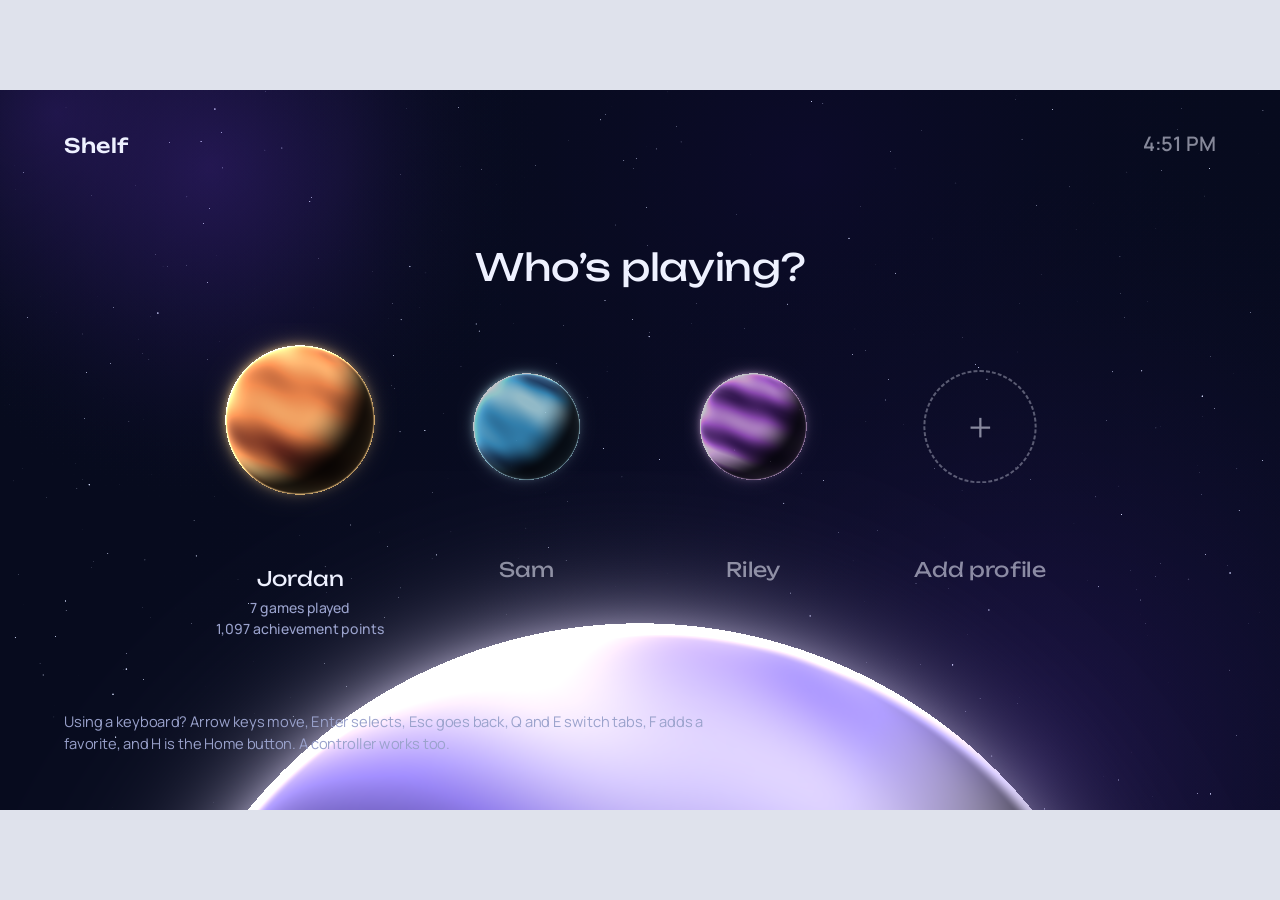
<file: prototypes/shelf-tv.html>
<!DOCTYPE html>
<html lang="en">
<head>
<meta charset="utf-8">
<meta name="viewport" content="width=device-width, initial-scale=1, viewport-fit=cover">
<title>Shelf for TV, prototype</title>
<link rel="preconnect" href="https://fonts.googleapis.com">
<link rel="preconnect" href="https://fonts.gstatic.com" crossorigin>
<link href="https://fonts.googleapis.com/css2?family=Manrope:wght@400;500;600;700&family=Unbounded:wght@400;500;600&display=swap" rel="stylesheet">
<style>
:root {
  box-sizing: border-box;
  padding-top: env(safe-area-inset-top, 0px);
  padding-bottom: env(safe-area-inset-bottom, 0px);
  color-scheme: light;
  /* the page around the TV picture */
  --page: #dfe2ec;
  --page-text: #3a3f58;
  /* the TV picture itself is always a night sky */
  --ink: #070b1e;
  --deep: #0d1330;
  --star: #eef1ff;
  --dust: #9aa2cc;
  --faint: rgba(238, 241, 255, 0.55);
  --line: rgba(238, 241, 255, 0.14);
  --glass: rgba(14, 20, 52, 0.62);
  --accent: #b3a6ff;
  --display: "Unbounded", "Segoe UI", system-ui, sans-serif;
  --body: "Manrope", "Segoe UI", system-ui, sans-serif;
}
@media (prefers-color-scheme: dark) {
  :root:not([data-theme="light"]) { color-scheme: dark; --page: #000; --page-text: #8a90b0; }
}
:root[data-theme="dark"] { color-scheme: dark; --page: #000; --page-text: #8a90b0; }
html { scroll-padding-top: env(safe-area-inset-top, 0px); height: 100%; }
html, body { margin: 0; height: 100%; overflow: hidden; }
body { background: var(--page); color: var(--page-text); font-family: var(--body); }
*, *::before, *::after { box-sizing: border-box; }
#stage { position: absolute; left: 0; top: 0; width: 1920px; height: 1080px; transform-origin: 0 0; background: var(--ink); overflow: hidden; color: var(--star); font-family: var(--body); }
#gl { position: absolute; inset: 0; width: 1920px; height: 1080px; display: block; }
#ui { position: absolute; inset: 0; }
.screen { position: absolute; inset: 0; opacity: 0; visibility: hidden; transition: opacity .45s ease, visibility 0s linear .45s; }
.screen.on { opacity: 1; visibility: visible; transition: opacity .45s ease, visibility 0s; }
.panel { background: rgba(12, 17, 44, .64); border: 1px solid rgba(238, 241, 255, .08); border-radius: 28px; box-shadow: 0 24px 70px rgba(0, 0, 0, .35); }
.shadowed { text-shadow: 0 2px 18px rgba(7, 11, 30, .9); }
.btn { display: inline-grid; place-items: center; min-width: 32px; height: 32px; padding: 0 9px; border-radius: 16px; border: 2px solid rgba(238,241,255,.55);
  background: rgba(7,11,30,.5); font-weight: 700; font-size: 15px; color: var(--star); vertical-align: middle; }
.bar { display: inline-block; width: 120px; height: 8px; border-radius: 4px; background: rgba(238,241,255,.15); overflow: hidden; vertical-align: middle; }
.bar b { display: block; height: 100%; background: var(--accent); border-radius: 4px; }

/* profile select */
#s-profiles .brand { position: absolute; left: 96px; top: 64px; font-family: var(--display); font-weight: 500; font-size: 30px; }
#s-profiles h1 { position: absolute; left: 0; right: 0; top: 230px; margin: 0; text-align: center; font-family: var(--display); font-weight: 400; font-size: 56px; letter-spacing: -.01em; }
#s-profiles .clock-big { position: absolute; right: 96px; top: 60px; font-size: 30px; font-weight: 600; color: var(--faint); }
.pname { position: absolute; top: 700px; width: 300px; margin-left: -150px; text-align: center; font-family: var(--display); font-size: 30px; color: var(--faint); transition: color .3s, transform .3s; }
.pname.sel { color: var(--star); transform: translateY(14px); }
.pname small { display: block; margin-top: 10px; font-family: var(--body); font-size: 21px; font-weight: 500; color: var(--dust); opacity: 0; transition: opacity .3s; line-height: 1.5; }
.pname.sel small { opacity: 1; }
.padd { position: absolute; top: 420px; width: 170px; height: 170px; margin-left: -85px; border-radius: 50%; border: 3px dashed rgba(238,241,255,.35); display: grid; place-items: center; font-size: 64px; font-weight: 300; color: var(--faint); transition: transform .3s, border-color .3s; }
.padd.sel { transform: scale(1.12); border-color: var(--star); color: var(--star); }
.keys { position: absolute; left: 96px; bottom: 60px; font-size: 22px; color: var(--dust); max-width: 980px; line-height: 1.5; }

/* top bar */
#topbar { position: absolute; left: 0; right: 0; top: 0; height: 150px; opacity: 0; visibility: hidden; transition: opacity .45s, visibility 0s linear .45s; }
#topbar.on { opacity: 1; visibility: visible; transition: opacity .45s, visibility 0s; }
.tabs { position: absolute; left: 96px; top: 52px; display: flex; gap: 6px; padding: 6px; border-radius: 34px; }
.tab { font-family: var(--display); font-size: 26px; color: var(--faint); padding: 10px 28px; border-radius: 28px; transition: color .25s, background .25s, box-shadow .25s; }
.tab.sel { color: var(--star); background: rgba(238,241,255,.13); }
.tab.focus, .tbtn.focus { box-shadow: 0 0 0 3px var(--star); color: var(--star); }
.tright { position: absolute; right: 96px; top: 52px; display: flex; align-items: center; gap: 14px; }
.status { display: flex; align-items: center; gap: 18px; padding: 0 22px; height: 64px; border-radius: 32px; font-size: 24px; font-weight: 600; color: var(--faint); }
.status svg { width: 30px; height: 30px; fill: none; stroke: currentColor; stroke-width: 2.2; stroke-linecap: round; stroke-linejoin: round; }
.tbtn { display: flex; align-items: center; gap: 14px; height: 64px; padding: 0 20px; border-radius: 32px; font-size: 24px; font-weight: 600; color: var(--faint); transition: box-shadow .25s, color .25s; }
.tbtn svg { width: 30px; height: 30px; fill: none; stroke: currentColor; stroke-width: 2.2; stroke-linecap: round; stroke-linejoin: round; }
.tbtn.me { padding: 0 22px 0 9px; color: var(--star); }
.avatar { width: 46px; height: 46px; border-radius: 50%; flex: none; }
.popover { position: absolute; right: 96px; top: 132px; width: 340px; padding: 12px; opacity: 0; transform: translateY(-10px); transition: opacity .25s, transform .25s; pointer-events: none; z-index: 7; }
.popover.open { opacity: 1; transform: none; }
.popover div { padding: 16px 22px; border-radius: 18px; font-size: 24px; font-weight: 600; color: var(--faint); }
.popover div.focus { background: var(--star); color: var(--ink); }

/* home */
.home-info { position: absolute; left: 160px; top: 712px; width: 640px; }
.home-info h2 { margin: 0; font-family: var(--display); font-weight: 500; font-size: 58px; line-height: 1.08; letter-spacing: -.015em; }
.meta { display: flex; flex-wrap: wrap; align-items: center; gap: 12px 26px; margin-top: 20px; font-size: 24px; color: var(--dust); }
.chip { display: inline-flex; align-items: center; gap: 10px; padding: 6px 18px; border-radius: 22px; background: rgba(238,241,255,.1); color: var(--star); font-weight: 600; font-size: 21px; }
.chip i { width: 12px; height: 12px; border-radius: 50%; background: var(--accent); }
.cards { position: absolute; left: 840px; top: 700px; display: flex; gap: 24px; }
.card { position: relative; width: 300px; height: 230px; padding: 22px 24px; background: rgba(12, 17, 44, .84); transition: transform .25s, box-shadow .25s, background .25s; }
.card.focus { transform: translateY(-8px); box-shadow: 0 0 0 3px var(--star), 0 24px 70px rgba(0,0,0,.4); background: rgba(22, 28, 64, .82); }
.card h4 { margin: 0; font-size: 22px; font-weight: 700; }
.card p { margin: 6px 0 0; font-size: 19px; color: var(--dust); }
.card canvas { position: absolute; left: 24px; right: 24px; bottom: 22px; width: 252px; height: 112px; border-radius: 12px; image-rendering: pixelated; object-fit: cover; }
.card .big { margin-top: 30px; font-family: var(--display); font-size: 40px; }
.card .big small { font-family: var(--body); font-size: 20px; color: var(--dust); margin-left: 8px; }
.card .bar { width: 100%; margin-top: 16px; }
.card .minib { display: flex; gap: 8px; margin-top: 18px; }
.minib img { width: 40px; height: 40px; border-radius: 10px; }
.slotdots { display: flex; gap: 10px; margin-top: 34px; }
.slotdots i { width: 52px; height: 40px; border-radius: 8px; border: 2px dashed rgba(238,241,255,.25); }
.slotdots i.on { border: none; background: linear-gradient(140deg, var(--accent), rgba(255,255,255,.7)); }
.tile-label { position: absolute; width: 260px; margin-left: -130px; text-align: center; font-family: var(--display); font-size: 26px; pointer-events: none; transition: opacity .3s; }
.tile-label small { display: block; margin-top: 8px; font-family: var(--body); font-size: 19px; color: var(--dust); }
.tile-label .plus { display: block; font-size: 64px; font-weight: 300; line-height: 1; margin-bottom: 14px; opacity: .85; }
.empty-home { position: absolute; left: 0; right: 0; top: 440px; text-align: center; font-size: 30px; color: var(--dust); display: none; }

/* library */
.rail { position: absolute; left: 96px; top: 272px; width: 340px; height: 738px; padding: 14px; overflow: hidden; }   /* the same top and bottom as the cartridge frame */
.railin { display: block; position: relative; transition: transform .3s cubic-bezier(.2,.8,.2,1); }
.rail div { position: relative; padding: 12px 20px; margin-bottom: 4px; border-radius: 16px; font-size: 23px; font-weight: 600; color: var(--faint); display: flex; justify-content: space-between; white-space: nowrap; transition: background .25s, color .25s; }
.rail div span { font-weight: 500; color: var(--dust); }
.rail div.cur { color: var(--star); background: rgba(238,241,255,.08); }
.rail div.focus { background: var(--star); color: var(--ink); }
.rail div.focus span { color: #4a5078; }
.rail h5 { margin: 18px 20px 8px; font-size: 18px; font-weight: 600; color: var(--dust); }
.filters { position: absolute; left: 470px; top: 200px; display: flex; gap: 14px; }
.filter { padding: 10px 22px; border-radius: 24px; border: 2px solid var(--line); font-size: 21px; color: var(--faint); font-weight: 600; background: rgba(12,17,44,.5); transition: background .25s, color .25s, border-color .25s; }
.filter em { font-style: normal; color: var(--star); margin-left: 6px; }
.filter.focus { background: var(--star); border-color: var(--star); color: #4a5078; }
.filter.focus em { color: var(--ink); }
.gridframe { position: absolute; left: 470px; top: 272px; width: 1354px; height: 738px; border-radius: 28px; border: 1px solid rgba(238,241,255,.13); overflow: hidden; pointer-events: none; }
.gridframe::before, .gridframe::after { content: ""; position: absolute; left: 0; right: 0; height: 60px; }
.gridframe::before { top: 0; background: linear-gradient(rgb(11,15,40), rgba(11,15,40,0)); }
.gridframe::after { bottom: 0; background: linear-gradient(rgba(11,15,40,0), rgb(11,15,40)); }
.railhint { margin: 12px 20px 4px; font-size: 18px; color: var(--dust); }
.railhint .btn { min-width: 26px; height: 26px; font-size: 13px; margin-right: 6px; }
.dialog, .kb { position: absolute; left: 50%; top: 50%; z-index: 8; border-radius: 28px; background: rgba(14,19,48,.97); border: 1px solid rgba(238,241,255,.1);
  box-shadow: 0 0 0 3000px rgba(5,8,22,.62), 0 30px 90px rgba(0,0,0,.5); opacity: 0; visibility: hidden; transform: translate(-50%, -46%);
  transition: opacity .25s, transform .25s, visibility 0s linear .25s; }
.dialog.open, .kb.open { opacity: 1; visibility: visible; transform: translate(-50%, -50%); transition: opacity .25s, transform .25s, visibility 0s; }
.dialog { width: 680px; padding: 34px 30px 26px; }
.dialog h3, .kb h3 { margin: 0 0 18px 12px; font-family: var(--display); font-weight: 500; font-size: 30px; }
.ditem { display: flex; align-items: center; gap: 18px; padding: 16px 20px; border-radius: 18px; font-size: 24px; font-weight: 600; color: var(--faint); }
.ditem small { margin-left: auto; font-size: 18px; font-weight: 500; color: var(--dust); }
.ditem.focus { background: var(--star); color: var(--ink); }
.ditem.focus small { color: #4a5078; }
.chk { position: relative; width: 28px; height: 28px; border-radius: 8px; border: 2px solid currentColor; flex: none; }
.chk.on { background: var(--accent); border-color: var(--accent); }
.chk.on::after { content: ""; position: absolute; left: 8px; top: 3px; width: 7px; height: 14px; border: solid #0d1330; border-width: 0 3px 3px 0; transform: rotate(45deg); }
.kb { width: 960px; padding: 34px 36px 30px; }
.kbfield { margin: 0 0 22px; padding: 14px 22px; min-height: 66px; border-radius: 16px; background: rgba(238,241,255,.08); font-size: 30px; font-weight: 600; }
.caret { display: inline-block; width: 3px; height: 30px; margin-left: 3px; vertical-align: -5px; background: var(--accent); animation: blink 1s steps(2) infinite; }
@keyframes blink { 50% { opacity: 0; } }
.kbrow { display: flex; gap: 10px; margin-bottom: 10px; }
.key { flex: 1; display: grid; place-items: center; height: 62px; border-radius: 14px; background: rgba(238,241,255,.07); font-size: 26px; font-weight: 600; }
.key.wide { font-size: 22px; }
.key.focus { background: var(--star); color: var(--ink); }
.lib-head { position: absolute; right: 96px; top: 210px; font-size: 21px; color: var(--dust); }
.focus-title { position: absolute; width: 330px; margin-left: -165px; text-align: center; opacity: 0; transition: opacity .25s; pointer-events: none; }
.focus-title.on { opacity: 1; }
.focus-title b { display: block; font-size: 24px; font-weight: 700; }
.focus-title span { display: block; margin-top: 4px; font-size: 19px; color: var(--dust); }
.lib-empty { position: absolute; left: 470px; top: 600px; width: 1354px; padding: 0 200px; text-align: center; font-size: 28px; line-height: 1.5; color: var(--dust); display: none; }

/* game page */
.gp { position: absolute; left: 920px; top: 52px; width: 904px; padding: 38px 52px 32px; }
.gp-sys { font-size: 23px; font-weight: 600; color: var(--accent); }
.gp h2 { margin: 8px 0 0; font-family: var(--display); font-weight: 500; font-size: 54px; line-height: 1.08; letter-spacing: -.015em; }
.facts { display: flex; gap: 40px; margin-top: 20px; font-size: 21px; color: var(--dust); }
.facts b { display: block; color: var(--star); font-size: 23px; font-weight: 600; margin-top: 4px; }
.actions { display: flex; gap: 10px; margin-top: 30px; }
.act { display: flex; align-items: center; gap: 10px; padding: 14px 18px; border-radius: 34px; font-size: 22px; white-space: nowrap; font-weight: 700; background: rgba(238,241,255,.09); color: var(--star); transition: background .25s, color .25s, transform .25s; }
.act .btn { min-width: 28px; height: 28px; font-size: 14px; }
.act.focus { background: var(--star); color: var(--ink); transform: scale(1.05); }
.act.focus .btn { color: var(--ink); border-color: rgba(7,11,30,.5); background: transparent; }
.gp h3 { margin: 22px 0 10px; font-size: 21px; font-weight: 600; color: var(--dust); }
.slots { display: flex; gap: 16px; }
.slot { position: relative; width: 160px; transition: transform .25s; }
.slot canvas, .slot .none { display: block; width: 160px; height: 116px; border-radius: 14px; }
.slot canvas { image-rendering: pixelated; }
.slot .none { border: 2px dashed rgba(238,241,255,.25); display: grid; place-items: center; font-size: 19px; color: var(--dust); }
.slot p { margin: 9px 0 0; font-size: 19px; color: var(--dust); }
.slot .tag { position: absolute; left: 8px; top: 8px; padding: 3px 10px; border-radius: 10px; background: rgba(7,11,30,.82); font-size: 15px; font-weight: 700; }
.slot.focus { transform: translateY(-6px); }
.slot.focus::after { content: ""; position: absolute; left: -6px; top: -6px; width: 172px; height: 128px; border-radius: 18px; border: 3px solid var(--star); }
.achcard { display: flex; align-items: center; gap: 24px; padding: 18px 22px; border-radius: 20px; background: rgba(238,241,255,.06); font-size: 21px; color: var(--dust); white-space: nowrap; transition: box-shadow .25s, background .25s; }
.achcard.focus { box-shadow: 0 0 0 3px var(--star); background: rgba(238,241,255,.1); }
.achcard .bar { width: 200px; height: 10px; }
.achcard .minib { display: flex; gap: 8px; margin-left: auto; }
.achcard .go { color: var(--star); font-weight: 700; }
.desc { margin: 20px 0 0; display: -webkit-box; -webkit-line-clamp: 2; -webkit-box-orient: vertical; overflow: hidden; max-width: 780px; font-size: 22px; line-height: 1.55; color: rgba(238,241,255,.82); }
.credit { margin: 14px 0 0; font-size: 17px; color: var(--dust); }
.mrow { margin: 0 -10px; padding: 8px 10px; overflow: hidden; }
.mstrip { display: flex; gap: 14px; transition: transform .3s cubic-bezier(.2,.8,.2,1); }
.mthumb, .mvthumb { position: relative; flex: none; width: 160px; height: 116px; border-radius: 14px; overflow: hidden; transition: transform .25s, box-shadow .25s; }
.mthumb img, .mvthumb img { display: block; width: 100%; height: 100%; object-fit: cover; }
.mthumb.focus, .mvthumb.focus { transform: translateY(-4px); box-shadow: 0 0 0 3px var(--star); }
.playmark { position: absolute; left: 50%; top: 50%; width: 44px; height: 44px; margin: -22px 0 0 -22px; border-radius: 50%; background: rgba(7,11,30,.7); }
.playmark::after { content: ""; position: absolute; left: 17px; top: 13px; border-left: 14px solid #fff; border-top: 9px solid transparent; border-bottom: 9px solid transparent; }
.dur { position: absolute; right: 8px; bottom: 7px; padding: 1px 8px; border-radius: 8px; background: rgba(7,11,30,.8); font-size: 15px; font-weight: 700; }
.manualbtn { position: absolute; left: 470px; top: 860px; transform: translateX(-50%); display: flex; flex-direction: column; align-items: center; padding: 14px 34px;
  border-radius: 30px; background: rgba(12,17,44,.84); border: 1px solid rgba(238,241,255,.1); transition: background .25s, color .25s, transform .25s; white-space: nowrap; }
.manualbtn b { font-size: 22px; } .manualbtn small { margin-top: 2px; font-size: 17px; color: var(--dust); }
.manualbtn.focus { background: var(--star); color: var(--ink); transform: translateX(-50%) scale(1.05); }
.manualbtn.focus small { color: #4a5078; }
.manualbtn.none { opacity: .55; }
.mv-head, .mn-head { position: absolute; left: 96px; right: 96px; top: 44px; display: flex; justify-content: space-between; align-items: baseline; font-size: 24px; color: var(--dust); }
.mv-head span:first-child, .mn-head span:first-child { font-family: var(--display); font-size: 32px; color: var(--star); }
.mv-stage { position: absolute; left: 0; right: 0; top: 104px; height: 720px; display: grid; place-items: center; }
#mvCanvas { border-radius: 10px; box-shadow: 0 30px 100px rgba(0,0,0,.55); }
.mv-play { position: absolute; left: 50%; top: 50%; width: 120px; height: 120px; margin: -60px 0 0 -60px; border-radius: 50%; background: rgba(7,11,30,.72); display: grid; place-items: center; }
.mv-play i { width: 0; height: 0; margin-left: 10px; border-left: 40px solid #fff; border-top: 26px solid transparent; border-bottom: 26px solid transparent; }
.mv-bar { position: absolute; left: 50%; top: 838px; width: 900px; margin-left: -450px; display: flex; align-items: center; gap: 18px; font-size: 19px; color: var(--dust); }
.mv-bar .track { flex: 1; height: 6px; border-radius: 3px; background: rgba(238,241,255,.18); overflow: hidden; }
.mv-bar .track i { display: block; height: 100%; width: 0; background: var(--accent); }
.mv-cap { position: absolute; left: 0; right: 0; top: 872px; text-align: center; font-size: 22px; font-weight: 600; }
.mv-strip-wrap { position: absolute; left: 0; right: 0; top: 920px; height: 140px; overflow: hidden; }
.mv-strip { display: flex; gap: 20px; padding: 8px 0; transition: transform .35s cubic-bezier(.2,.8,.2,1); }
.mvthumb { opacity: .55; } .mvthumb.focus { opacity: 1; }
.mn-book { position: absolute; left: 50%; top: 106px; transform: translateX(-50%); display: flex; height: 818px; box-shadow: 0 30px 100px rgba(0,0,0,.6); }
.mn-book canvas { height: 818px; width: auto; display: block; }
.mn-book canvas + canvas { box-shadow: inset 18px 0 24px -18px rgba(0,0,0,.35); }
.mn-book.turn { animation: turn .35s ease; }
@keyframes turn { from { opacity: .3; transform: translateX(-50%) scale(.985); } to { opacity: 1; transform: translateX(-50%); } }
.ribbon { position: absolute; right: 36px; top: -8px; width: 34px; height: 92px; background: var(--accent); clip-path: polygon(0 0, 100% 0, 100% 100%, 50% 80%, 0 100%); }
.mn-foot { position: absolute; left: 96px; right: 96px; top: 952px; }
.mn-track { display: flex; gap: 6px; height: 14px; align-items: flex-end; }
.mn-track i { position: relative; flex: 1; height: 6px; border-radius: 3px; background: rgba(238,241,255,.16); }
.mn-track i.cur { background: var(--star); }
.mn-track i.mark::after { content: ""; position: absolute; left: 50%; top: -14px; width: 10px; height: 14px; margin-left: -5px; background: var(--accent); clip-path: polygon(0 0, 100% 0, 100% 100%, 50% 70%, 0 100%); }
.mn-keys { display: flex; gap: 34px; margin-top: 22px; font-size: 20px; color: var(--dust); }
.mn-keys span:first-child { margin-right: auto; color: var(--star); font-weight: 600; }
.mn-keys .btn { min-width: 28px; height: 28px; font-size: 13px; }
.boxhint { position: absolute; left: 320px; top: 960px; width: 300px; text-align: center; font-size: 19px; color: var(--star); }

/* achievements page */
.ach-side { position: absolute; left: 96px; top: 96px; width: 520px; bottom: 96px; padding: 46px 44px; background: rgba(12, 17, 44, .86); }
.ach-side .gp-sys { margin-bottom: 8px; }
.ach-side h2 { margin: 0; font-family: var(--display); font-weight: 500; font-size: 42px; line-height: 1.1; }
.ring { position: relative; width: 220px; height: 220px; margin: 40px 0 30px; border-radius: 50%; display: grid; place-items: center; }
.ring::before { content: ""; position: absolute; inset: 18px; border-radius: 50%; background: #10153a; }
.ring span { position: relative; text-align: center; font-family: var(--display); font-size: 48px; }
.ring span small { display: block; font-family: var(--body); font-size: 19px; color: var(--dust); margin-top: 4px; }
.stats { display: grid; grid-template-columns: 1fr 1fr; gap: 22px 20px; font-size: 20px; color: var(--dust); }
.stats b { display: block; margin-top: 4px; color: var(--star); font-size: 24px; }
.award { margin-top: 30px; padding: 16px 20px; border-radius: 18px; background: rgba(238,241,255,.07); font-size: 20px; color: var(--dust); line-height: 1.5; }
.award b { color: var(--star); }
.ach-main { position: absolute; left: 660px; top: 96px; right: 96px; bottom: 60px; }
.chips { display: flex; gap: 12px; margin-bottom: 22px; }
.chips div { padding: 10px 24px; border-radius: 24px; font-size: 21px; font-weight: 600; color: var(--faint); background: rgba(12,17,44,.55); border: 2px solid var(--line); }
.chips div.sel { background: var(--star); color: var(--ink); border-color: var(--star); }
.ach-view { position: absolute; left: 0; right: 0; top: 70px; bottom: 0; overflow: hidden; border-radius: 24px;
  -webkit-mask-image: linear-gradient(transparent 0, #000 30px, #000 calc(100% - 50px), transparent); mask-image: linear-gradient(transparent 0, #000 30px, #000 calc(100% - 50px), transparent); }
.ach-list { position: absolute; left: 0; right: 0; top: 0; padding: 20px 6px; transition: transform .3s cubic-bezier(.2,.8,.2,1); }
.arow { display: flex; align-items: center; gap: 26px; padding: 16px 26px; margin-bottom: 10px; border-radius: 22px; background: rgba(12,17,44,.86); border: 1px solid rgba(238,241,255,.06); transition: background .2s, box-shadow .2s; }
.arow img { width: 72px; height: 72px; border-radius: 16px; flex: none; }
.arow .t { flex: 1; min-width: 0; }
.arow .t b { display: block; font-size: 24px; }
.arow .t p { margin: 5px 0 0; font-size: 19px; color: var(--dust); white-space: nowrap; overflow: hidden; text-overflow: ellipsis; }
.arow .tags { display: flex; gap: 8px; margin-top: 8px; }
.arow .tags i { font-style: normal; font-size: 15px; font-weight: 700; padding: 3px 10px; border-radius: 10px; background: rgba(238,241,255,.1); color: var(--faint); }
.arow .tags i.hc { background: color-mix(in srgb, var(--accent) 35%, transparent); color: var(--star); }
.arow .r { text-align: right; flex: none; width: 220px; font-size: 18px; color: var(--dust); }
.arow .r b { display: block; font-size: 22px; color: var(--star); }
.arow.locked .t b { color: var(--faint); }
.arow.focus { background: rgba(28, 35, 78, .9); box-shadow: 0 0 0 3px var(--star); }

/* settings */
#s-settings h1 { position: absolute; left: 96px; top: 56px; margin: 0; font-family: var(--display); font-weight: 500; font-size: 44px; }
#s-settings .who { position: absolute; right: 96px; top: 62px; display: flex; align-items: center; gap: 14px; font-size: 24px; font-weight: 600; }
.set-nav { position: absolute; left: 96px; top: 150px; width: 400px; bottom: 96px; padding: 18px; }
.set-nav div { padding: 16px 22px; margin-bottom: 4px; border-radius: 18px; font-size: 25px; font-weight: 600; color: var(--faint); transition: background .2s, color .2s; }
.set-nav div.cur { color: var(--star); background: rgba(238,241,255,.08); }
.set-nav div.focus { background: var(--star); color: var(--ink); }
.set-body { position: absolute; left: 530px; top: 150px; right: 96px; bottom: 96px; padding: 40px 48px 24px; overflow: hidden; display: flex; flex-direction: column; }
.sview { position: relative; flex: 1; min-height: 0; overflow: hidden; margin: 0 -30px; padding: 4px 30px; }
.set-body h2 { margin: 0 0 6px; font-family: var(--display); font-weight: 500; font-size: 34px; }
.set-body .intro { margin: 0 0 26px; font-size: 21px; color: var(--dust); }
.srows { position: relative; }
.srow { display: flex; align-items: center; justify-content: space-between; gap: 40px; padding: 18px 26px; margin: 0 -26px 6px; border-radius: 20px; transition: background .2s; }
.srow b { display: block; font-size: 24px; }
.srow p { margin: 5px 0 0; font-size: 18px; color: var(--dust); max-width: 760px; }
.srow em { flex: none; font-style: normal; font-size: 22px; font-weight: 600; color: var(--faint); padding: 8px 20px; border-radius: 20px; background: rgba(238,241,255,.08); }
.srow em.act { background: none; color: var(--accent); }
.srow .bar { width: 220px; margin-top: 12px; }
.srow.focus { background: rgba(238,241,255,.1); box-shadow: inset 0 0 0 3px var(--star); }

/* playing */
#s-play.minimal { background: #05070f; }
#s-play.off { background: #000; }
#gamecv { position: absolute; image-rendering: pixelated; border-radius: 6px; box-shadow: 0 0 0 1px rgba(255,255,255,.08), 0 30px 120px rgba(0,0,0,.6); }
#s-play.off #gamecv { border-radius: 0; box-shadow: none; }
#scan { position: absolute; pointer-events: none; border-radius: 6px; }
.achpop { position: absolute; left: 50%; top: 40px; display: flex; align-items: center; gap: 18px; padding: 14px 30px 14px 16px; border-radius: 40px; background: rgba(16,20,40,.92); transform: translate(-50%, -140px); transition: transform .5s cubic-bezier(.2,.8,.2,1); font-size: 22px; }
.achpop.show { transform: translate(-50%, 0); }
.achpop img { width: 48px; height: 48px; border-radius: 12px; }
.achpop b { display: block; font-size: 24px; }
.achpop small { color: var(--dust); font-size: 18px; }
.saving { position: absolute; inset: 0; display: grid; place-items: center; font-family: var(--display); font-size: 40px; background: rgba(7,11,30,.7); opacity: 0; transition: opacity .3s; }
.saving.show { opacity: 1; }
.playhint { position: absolute; right: 60px; bottom: 34px; font-size: 20px; color: var(--faint); opacity: 0; transition: opacity .6s; }
.playhint.show { opacity: 1; }

.toast { position: absolute; left: 50%; top: 60px; padding: 16px 34px; border-radius: 30px; background: var(--star); color: var(--ink); z-index: 8;
  font-size: 24px; font-weight: 700; transform: translate(-50%, -180px); transition: transform .45s cubic-bezier(.2,.8,.2,1); }
.toast.show { transform: translate(-50%, 0); }
#flash { position: absolute; inset: 0; background: #070b1e; opacity: 0; pointer-events: none; }
#sleep { position: absolute; inset: 0; background: #000; display: grid; place-items: center; opacity: 0; visibility: hidden; transition: opacity .6s, visibility 0s linear .6s; z-index: 9; font-size: 24px; color: #4a4f6a; }
#sleep.on { opacity: 1; visibility: visible; transition: opacity .6s, visibility 0s; }
#nogl { position: absolute; inset: 0; display: none; place-items: center; text-align: center; font-size: 30px; color: var(--dust); padding: 200px; }
@media (prefers-reduced-motion: reduce) { .screen, .toast, .achpop, .card, .ach-list, .popover { transition-duration: .01s; } }
</style>
</head>
<body>
<div id="stage">
  <canvas id="gl"></canvas>
  <div id="ui">
    <section id="s-profiles" class="screen">
      <div class="brand">Shelf</div>
      <div class="clock-big" id="clockBig"></div>
      <h1>Who’s playing?</h1>
      <div id="plist"></div>
      <p class="keys">Using a keyboard? Arrow keys move, Enter selects, Esc goes back, Q and E switch tabs, F adds a favorite, and H is the Home button. A controller works too.</p>
    </section>
    <header id="topbar">
      <nav class="tabs panel"><div class="tab" data-k="home">Home</div><div class="tab" data-k="library">Library</div></nav>
      <div class="tright">
        <div class="status panel" aria-label="Wi-Fi connected, controller battery 80%">
          <svg viewBox="0 0 24 24"><path d="M2 8.5a15 15 0 0 1 20 0M5 12a10 10 0 0 1 14 0M8.5 15.5a5 5 0 0 1 7 0"/><circle cx="12" cy="19" r="1.2" fill="currentColor"/></svg>
          <svg viewBox="0 0 24 24"><path d="M7 7h10a5 5 0 0 1 4.6 7l-1 2.4a2.4 2.4 0 0 1-4 .6L15 15H9l-1.6 2a2.4 2.4 0 0 1-4-.6l-1-2.4A5 5 0 0 1 7 7z"/><path d="M7 10v3M5.5 11.5h3"/><circle cx="16" cy="11" r=".8" fill="currentColor"/><circle cx="18" cy="13" r=".8" fill="currentColor"/></svg>
          <span>80%</span><span id="clock"></span>
        </div>
        <div class="tbtn panel" data-k="settings" aria-label="Settings"><svg viewBox="0 0 24 24"><circle cx="12" cy="12" r="3.2"/><path d="M12 2.5v3M12 18.5v3M4.2 6.2l2.1 2.1M17.7 15.7l2.1 2.1M2.5 12h3M18.5 12h3M4.2 17.8l2.1-2.1M17.7 8.3l2.1-2.1"/></svg></div>
        <div class="tbtn me panel" data-k="profile"><i class="avatar" id="avatar"></i><span id="meName"></span></div>
      </div>
    </header>
    <div class="popover panel" id="pmenu"></div>
    <div class="dialog" id="dlg"></div>
    <div class="kb" id="kb"></div>
    <section id="s-home" class="screen">
      <div class="home-info shadowed" id="homeInfo"><h2 id="hTitle"></h2><div class="meta" id="hMeta"></div></div>
      <div class="cards" id="hCards"></div>
      <div class="tile-label" id="allLabel"><span class="plus">+</span>All games<small id="allCount"></small></div>
      <div class="empty-home" id="homeEmpty">Nothing played yet. Open your Library to pick a first game.</div>
    </section>
    <section id="s-library" class="screen">
      <div class="gridframe"></div>
      <div class="rail panel" id="rail"></div>
      <div class="filters" id="filters"></div>
      <div class="lib-head" id="libHead"></div>
      <div class="focus-title shadowed" id="lFocus"><b></b><span></span></div>
      <div class="lib-empty" id="libEmpty"></div>
    </section>
    <section id="s-game" class="screen">
      <div class="manualbtn" id="gManual"></div>
      <div class="boxhint shadowed"><i class="btn">LB</i> <i class="btn">RB</i> Turn the box</div>
      <div class="gp panel">
        <div class="gp-sys" id="gSys"></div>
        <h2 id="gTitle"></h2>
        <div class="facts" id="gFacts"></div>
        <div class="actions" id="gActions"></div>
        <h3>Saves</h3>
        <div class="slots" id="gSlots"></div>
        <h3>Media</h3>
        <div class="mrow"><div class="mstrip" id="gMedia"></div></div>
        <h3>Achievements</h3>
        <div class="achcard" id="gAch"></div>
        <p class="desc" id="gDesc"></p>
        <p class="credit" id="gCredit"></p>
      </div>
    </section>
    <section id="s-media" class="screen">
      <div class="mv-head shadowed"><span id="mvTitle"></span><span id="mvCount"></span></div>
      <div class="mv-stage"><canvas id="mvCanvas"></canvas><div class="mv-play" id="mvPlay"><i></i></div></div>
      <div class="mv-bar" id="mvBar"><i class="track"><i></i></i><span></span></div>
      <div class="mv-cap shadowed" id="mvCap"></div>
      <div class="mv-strip-wrap"><div class="mv-strip" id="mvStrip"></div></div>
    </section>
    <section id="s-manual" class="screen">
      <div class="mn-head shadowed"><span id="mnTitle"></span><span id="mnPage"></span></div>
      <div class="mn-book" id="mnBook"></div>
      <div class="mn-foot"><div class="mn-track" id="mnTrack"></div>
        <div class="mn-keys"><span id="mnMarks"></span><span><i class="btn">◀▶</i> Turn the page</span><span><i class="btn">Y</i> Bookmark</span><span><i class="btn">LB</i> <i class="btn">RB</i> Jump between bookmarks</span></div></div>
    </section>
    <section id="s-ach" class="screen">
      <aside class="ach-side panel" id="achSide"></aside>
      <div class="ach-main"><div class="chips" id="achChips"></div><div class="ach-view"><div class="ach-list" id="achList"></div></div></div>
    </section>
    <section id="s-settings" class="screen">
      <h1>Settings</h1>
      <div class="who"><i class="avatar" id="setAvatar"></i><span id="setName"></span></div>
      <aside class="set-nav panel" id="setNav"></aside>
      <div class="set-body panel" id="setBody"></div>
    </section>
    <section id="s-play" class="screen">
      <canvas id="gamecv"></canvas>
      <canvas id="scan"></canvas>
      <div class="achpop" id="achPop"><img id="achImg" alt=""><div><b id="achName"></b><small>Achievement unlocked</small></div></div>
      <div class="playhint" id="playHint">Press H, the Home button, to save and go back</div>
      <div class="saving" id="saving">Saving</div>
    </section>
    <div class="toast" id="toast"></div>
    <div id="flash"></div>
    <div id="sleep"><p id="sleepMsg"></p></div>
    <div id="nogl">This prototype needs WebGL, which this browser has turned off.</div>
  </div>
</div>
<script>
'use strict';
/* ================= basics ================= */
const W = 1920, H = 1080;
const $ = s => document.querySelector(s);
const stage = $('#stage'), cv = $('#gl');
const clamp = (v, a, b) => Math.max(a, Math.min(b, v));
const lerp = (a, b, t) => a + (b - a) * t;
const ease = t => t < 0 ? 0 : t > 1 ? 1 : t * t * (3 - 2 * t);
const easeOut = t => 1 - Math.pow(1 - clamp(t, 0, 1), 3);
function hash(s) { let h = 2166136261; for (let i = 0; i < s.length; i++) { h ^= s.charCodeAt(i); h = Math.imul(h, 16777619); } return h >>> 0; }
function rng(seed) { let a = seed >>> 0; return () => { a = (a + 0x6D2B79F5) >>> 0; let t = a; t = Math.imul(t ^ (t >>> 15), t | 1); t ^= t + Math.imul(t ^ (t >>> 7), t | 61); return ((t ^ (t >>> 14)) >>> 0) / 4294967296; }; }
function hexRgb(h) { const n = parseInt(h.slice(1), 16); return [(n >> 16 & 255) / 255, (n >> 8 & 255) / 255, (n & 255) / 255]; }
const reduceMotion = matchMedia('(prefers-reduced-motion: reduce)').matches;

function fit() {
  const vw = innerWidth, vh = innerHeight, s = Math.min(vw / W, vh / H);
  stage.style.transform = `translate(${(vw - W * s) / 2}px, ${(vh - H * s) / 2}px) scale(${s})`;
  const dpr = Math.min(devicePixelRatio || 1, 2);
  const px = Math.max(640, Math.min(W, Math.round(W * s * dpr)));   // never more than the Pi's 1080p
  if (cv.width !== px) { cv.width = px; cv.height = Math.round(px * H / W); }
}
addEventListener('resize', fit);

/* ================= consoles ================= */
// Colors: the planet for each console (light, mid, dark), its nebula, and the accent used in text.
const SYS = {
  nes:     { name: 'NES', long: 'Nintendo Entertainment System', planet: ['#ffc2cf', '#d9587f', '#5c1a3a'], neb: ['#3d1236', '#140c2c'], accent: '#ff9db6', res: [256, 240], aspect: 4 / 3, hand: false },
  snes:    { name: 'SNES', long: 'Super Nintendo', planet: ['#e4dcff', '#8f7ee8', '#2f2470'], neb: ['#271a5a', '#0e0b2a'], accent: '#c2b6ff', res: [256, 224], aspect: 4 / 3, hand: false },
  genesis: { name: 'Genesis', long: 'Sega Genesis', planet: ['#bcd6ff', '#3f74e6', '#0f2463'], neb: ['#0f2556', '#070c26'], accent: '#86b0ff', res: [320, 224], aspect: 4 / 3, hand: false },
  gb:      { name: 'Game Boy', long: 'Game Boy', planet: ['#e6f2b8', '#8fb34a', '#2c4818'], neb: ['#1d3324', '#08121a'], accent: '#b9db74', res: [160, 144], aspect: 10 / 9, hand: true },
  gbc:     { name: 'Game Boy Color', long: 'Game Boy Color', planet: ['#bdf7ee', '#2fb8ae', '#0b4651'], neb: ['#0b3a44', '#061424'], accent: '#5fe0d4', res: [160, 144], aspect: 10 / 9, hand: true },
  gba:     { name: 'Game Boy Advance', long: 'Game Boy Advance', planet: ['#d9ccff', '#7258ea', '#21175e'], neb: ['#22185a', '#0b0a26'], accent: '#ab98ff', res: [240, 160], aspect: 3 / 2, hand: true },
};
const SYS_ORDER = ['nes', 'snes', 'genesis', 'gb', 'gbc', 'gba'];

/* ================= the library (all invented) ================= */
const G = (sys, title, year, dev, genre, players, ach, desc) => ({ id: hash(sys + title).toString(36), sys, title, year, dev, genre, players, ach, desc });
const GAMES = [
  G('nes', 'Lantern Knight', 1987, 'Hearthside Games', 'Action', '1 player', 32, 'A lone knight climbs a burning fortress to bring back the lantern that keeps the valley warm. Every floor adds a new trick, from crumbling bridges to gargoyles that breathe embers.'),
  G('nes', 'Comet Kid', 1989, 'Bluefin Soft', 'Platformer', '1 player', 40, 'Ride a comet across eight planets, bounce off moons and collect stardust before the sun sets on each world.'),
  G('nes', 'Turbo Tides', 1990, 'Marlin Works', 'Racing', '1–2 players', 24, 'Jet-ski racing through harbors, canals and one very angry storm. Shortcuts hide behind every wave.'),
  G('nes', 'Hollow Peak', 1988, 'Granite House', 'Adventure', '1 player', 45, 'Explore a mountain that is hollow all the way down. Map it room by room, and find out who carved the stairs.'),
  G('nes', 'Starship Courier', 1991, 'Orbit Nine', 'Shooter', '1–2 players', 28, 'Deliver the mail across a hostile sector. Upgrade your little ship one stamp at a time.'),
  G('snes', 'Aurora Quest', 1994, 'Northlight', 'Role-playing', '1 player', 60, 'Four travelers follow the northern lights to a city that only appears in winter. A long journey with a gentle heart.'),
  G('snes', 'Skyline Racer', 1992, 'Velocity Lab', 'Racing', '1–2 players', 36, 'Neon highways stacked a hundred stories high. Drift between towers and race the night itself.'),
  G('snes', 'Tidewalker', 1995, 'Coral Studio', 'Action', '1 player', 44, 'Walk the sea floor when the tide goes out, and get back to shore before it comes in again.'),
  G('snes', 'Garden of Gears', 1993, 'Brass Bird', 'Puzzle', '1–2 players', 30, 'Grow clockwork flowers and wind them up to solve two hundred puzzles, each one a little stranger than the last.'),
  G('snes', 'Nebula Knights', 1996, 'Orbit Nine', 'Strategy', '1 player', 52, 'Command a fleet of knightly starships in turn-based battles across a glittering nebula.'),
  G('genesis', 'Blast Velocity', 1991, 'Redline', 'Platformer', '1 player', 38, 'Run fast, run faster, then run through a loop the size of a moon. Speed is the whole idea.'),
  G('genesis', 'Neon Coast', 1993, 'Palmwave', 'Beat ’em up', '1–2 players', 34, 'Clean up a seaside city one boardwalk at a time, with a soundtrack built for summer nights.'),
  G('genesis', 'Iron Comet', 1990, 'Redline', 'Shooter', '1 player', 26, 'A side-scrolling shooter across a collapsing star system, with eight weapons you can swap mid-flight.'),
  G('genesis', 'Thunder Valley', 1992, 'Stormcraft', 'Racing', '1–2 players', 22, 'Off-road racing through canyons where the weather changes every lap.'),
  G('genesis', 'Quasar Drift', 1994, 'Palmwave', 'Puzzle', '1–2 players', 25, 'Steer falling stars into constellations before the sky fills up.'),
  G('gb', 'Pocket Golem', 1991, 'Small Wonder', 'Role-playing', '1 player', 35, 'Raise a tiny stone golem from pebble to mountain. Feed it moss, teach it tricks, and climb the tower.'),
  G('gb', 'Snow Valley Sled', 1990, 'Frostbit', 'Sports', '1 player', 18, 'One hill, one sled, one perfect run. Shave seconds off every course in the valley.'),
  G('gb', 'Tiny Tower Wizard', 1992, 'Small Wonder', 'Puzzle', '1 player', 30, 'A wizard the size of a thimble rebuilds a toppled tower one enchanted block at a time.'),
  G('gb', 'Moss Kingdom', 1993, 'Fernleaf', 'Adventure', '1 player', 40, 'A kingdom so small it fits in a garden. Talk to beetles, cross puddle seas and find the lost crown.'),
  G('gbc', 'Crystal Critters', 1999, 'Prism Garden', 'Role-playing', '1 player', 50, 'Catch creatures that grow crystals, trade them with friends and polish them into legends.'),
  G('gbc', 'Harbor Days', 2000, 'Gull & Co', 'Simulation', '1 player', 32, 'Run a seaside harbor through four seasons. Fish, trade and repaint the lighthouse.'),
  G('gbc', 'Pixie Patrol', 1999, 'Prism Garden', 'Platformer', '1 player', 28, 'A pixie with a lantern guards a forest at night. Light every path before morning.'),
  G('gbc', 'Sunset Skaters', 2001, 'Halfpipe', 'Sports', '1–2 players', 24, 'Skate a beach town as the sun goes down and chain tricks into a skyline of color.'),
  G('gba', 'Starfall Tactics', 2003, 'Northlight', 'Strategy', '1 player', 64, 'A grid-based tactics saga about soldiers who fell from the stars and the farmers who took them in.'),
  G('gba', 'Echo Island', 2002, 'Coral Studio', 'Adventure', '1 player', 46, 'Every sound on this island leaves a trace. Follow the echoes to the island’s oldest song.'),
  G('gba', 'Velvet Voyage', 2004, 'Lumen', 'Role-playing', '1 player', 55, 'A traveling theater troupe sails between floating islands, putting on shows and solving mysteries.'),
  G('gba', 'Gear Golf', 2002, 'Brass Bird', 'Sports', '1–4 players', 30, 'Mini golf on clockwork courses that move, spin and occasionally fight back.'),
  G('gba', 'Lumen Legends', 2005, 'Lumen', 'Action', '1 player', 48, 'A lighthouse keeper takes up a sword when the lights across the sea start going out.'),
];
const byId = Object.fromEntries(GAMES.map(g => [g.id, g]));
const theme = g => ({ 'Action': 'peaks', 'Platformer': 'planet', 'Racing': 'city', 'Adventure': 'forest', 'Shooter': 'space', 'Role-playing': 'peaks',
  'Puzzle': 'geo', 'Strategy': 'space', 'Beat ’em up': 'city', 'Sports': 'sea', 'Simulation': 'sea' })[g.genre] || 'planet';

/* ================= profiles ================= */
const NOW = Date.now(), HOUR = 3600e3, DAY = 86400e3;
function makeProfile(name, colors, plays) {
  const p = { name, colors, recent: [], played: {}, collections: [], ra: name === 'Riley' ? null : name.toLowerCase() + '_plays',
    prefs: { sound: true, motion: !reduceMotion, border: 'space', clock24: false, filter: 'None', music: 'Off', res: '1080p', hardcore: false,
      achPop: true, achHome: true, autosave: true, resume: 'Last save', rewind: false, ff: '2×', layout: 'Nintendo', combo: 'Select + Start', volume: 'Medium' } };
  plays.forEach(([title, ago, mins, earned, slots], i) => {
    const g = GAMES.find(x => x.title === title);
    p.recent.push(g.id);
    p.played[g.id] = { last: NOW - ago, minutes: mins, earned, fav: i % 3 === 0,
      slots: [0, 1, 2, 3].map(k => k < slots ? { ts: NOW - ago - k * DAY * 2.3, seed: hash(g.id + k) } : null), lastSlot: 0 };
  });
  return p;
}
const PROFILES = [
  makeProfile('Jordan', ['#ffd38a', '#e8834a', '#6a2a1e'], [['Aurora Quest', 2 * HOUR, 1312, 38, 3], ['Lantern Knight', 26 * HOUR, 248, 14, 1], ['Starfall Tactics', 3 * DAY, 905, 41, 2],
    ['Blast Velocity', 5 * DAY, 96, 9, 1], ['Pocket Golem', 8 * DAY, 422, 20, 2], ['Crystal Critters', 12 * DAY, 640, 27, 4], ['Comet Kid', 20 * DAY, 75, 6, 1]]),
  makeProfile('Sam', ['#bff3ff', '#3fa4d9', '#13355e'], [['Neon Coast', 5 * HOUR, 180, 12, 1], ['Gear Golf', 2 * DAY, 66, 8, 1], ['Skyline Racer', 4 * DAY, 214, 15, 2], ['Sunset Skaters', 9 * DAY, 120, 10, 1]]),
  makeProfile('Riley', ['#f6c8ff', '#b05ad8', '#401a5e'], []),
];

PROFILES[0].collections.push({ id: 'comfort', name: 'Comfort games', games: ['Pocket Golem', 'Harbor Days', 'Garden of Gears', 'Moss Kingdom'].map(t => GAMES.find(g => g.title === t).id) });
function agoText(ts) {
  const d = NOW - ts;
  if (d < HOUR) return 'Just now';
  if (d < DAY) { const h = Math.round(d / HOUR); return `${h} hour${h > 1 ? 's' : ''} ago`; }
  const n = Math.round(d / DAY);
  return n === 1 ? 'Yesterday' : n < 14 ? `${n} days ago` : `${Math.round(n / 7)} weeks ago`;
}
function playedText(m) { if (!m) return 'Not played yet'; if (m < 60) return `${m} minutes played`; const h = Math.floor(m / 60); return `${h} hour${h > 1 ? 's' : ''} played`; }

/* ================= sound (soft, optional) ================= */
let AC = null;
function audio() { if (!AC) { try { AC = new (window.AudioContext || window.webkitAudioContext)(); } catch (e) { } } if (AC && AC.state === 'suspended') AC.resume(); return AC; }
function tone(freq, dur, gain, type = 'sine', when = 0, glide = 0) {
  const p = curProfile(); if (p && !p.prefs.sound) return;
  const a = AC; if (!a) return;
  const t = a.currentTime + when, o = a.createOscillator(), g = a.createGain();
  o.type = type; o.frequency.setValueAtTime(freq, t); if (glide) o.frequency.exponentialRampToValueAtTime(freq * glide, t + dur);
  g.gain.setValueAtTime(0, t); g.gain.linearRampToValueAtTime(gain, t + 0.012); g.gain.exponentialRampToValueAtTime(0.0001, t + dur);
  o.connect(g).connect(a.destination); o.start(t); o.stop(t + dur + 0.05);
}
function thud(when = 0, gain = 0.12) {
  const p = curProfile(); if ((p && !p.prefs.sound) || !AC) return;
  const a = AC, t = a.currentTime + when, len = 0.12, buf = a.createBuffer(1, a.sampleRate * len, a.sampleRate), d = buf.getChannelData(0);
  for (let i = 0; i < d.length; i++) d[i] = (Math.random() * 2 - 1) * Math.pow(1 - i / d.length, 4);
  const s = a.createBufferSource(), f = a.createBiquadFilter(), g = a.createGain();
  f.type = 'lowpass'; f.frequency.value = 900; g.gain.value = gain; s.buffer = buf; s.connect(f).connect(g).connect(a.destination); s.start(t);
}
const sfx = {
  move: () => tone(1320, 0.05, 0.018),
  select: () => { tone(660, 0.12, 0.04); tone(990, 0.16, 0.035, 'sine', 0.06); },
  back: () => tone(700, 0.12, 0.03, 'sine', 0, 0.7),
  tab: () => tone(880, 0.08, 0.025, 'triangle'),
  insert: () => { thud(0, 0.16); tone(220, 0.08, 0.04, 'triangle', 0.02); },
  power: () => [523.25, 659.25, 783.99, 1046.5].forEach((f, i) => tone(f, 1.4, 0.022, 'sine', i * 0.07)),
  saved: () => { tone(784, 0.14, 0.03); tone(1175, 0.24, 0.028, 'sine', 0.09); },
};

/* ================= achievements (generated; on the Pi these come from the RetroAchievements API) ================= */
const ITEMS = { peaks: 'embers', planet: 'stardust', city: 'tokens', forest: 'acorns', space: 'star shards', sea: 'shells', geo: 'gears' };
const PLACES = ['the first village', 'the old bridge', 'the crystal caves', 'the clock tower', 'the sunken garden', 'the sky harbor', 'the frozen pass', 'the last fortress'];
const CHALLENGES = [
  ['Untouchable', 'Beat a boss without taking a hit'], ['Speed Runner', 'Finish any chapter in under three minutes'], ['Sharp Eyes', 'Find a hidden room'],
  ['No Shortcuts', 'Finish a chapter without skipping a single area'], ['Steady Hands', 'Clear a stage without falling once'], ['Night Owl', 'Play a full chapter at night in the game'],
  ['Collector', 'Collect 100 {item}'], ['Treasure Hunter', 'Open every chest in {place}'], ['High Flyer', 'Reach the highest point in {place}'],
  ['Second Wind', 'Recover from one hit point and win'], ['Iron Will', 'Finish the game without a continue'], ['Patient One', 'Wait out the storm in {place}'],
  ['Quick Draw', 'Win a battle in the first ten seconds'], ['Lucky Break', 'Find the rare drop in {place}'], ['Big Spender', 'Spend 5,000 coins in one visit'],
  ['Explorer', 'Visit every area on the map'], ['Perfectionist', 'Get a perfect rating on any stage'], ['Pacifist', 'Clear {place} without defeating anyone'],
  ['Hidden Path', 'Take the secret route out of {place}'], ['Full Pockets', 'Carry the maximum number of {item}'], ['Old Friend', 'Talk to every villager in {place}'],
  ['Long Way Round', 'Reach {place} by the scenic route'], ['Bright Idea', 'Solve the lantern puzzle in {place}'], ['Echo', 'Find all six sound stones'] ];
const ACH_ICONS = ['star', 'diamond', 'ring', 'bolt', 'crown', 'flag', 'heart', 'moon'];
const achCache = {};
function achievements(g) {
  if (achCache[g.id]) return achCache[g.id];
  const r = rng(hash(g.id + 'ach')), n = g.ach, item = ITEMS[theme(g)], list = [], used = {};
  const players = 400 + (hash(g.id) % 14000), prog = Math.min(8, Math.max(3, Math.round(n * .3)));
  const deck = [...CHALLENGES].sort(() => r() - .5);   // each name once before any repeats
  const name = t => { used[t] = (used[t] || 0) + 1; return used[t] > 1 ? `${t} ${['', '', 'II', 'III', 'IV', 'V', 'VI'][used[t]] || used[t]}` : t; };
  for (let i = 0; i < n; i++) {
    let a;
    if (i === n - 1) a = { title: 'The Long Road Home', desc: `Finish ${g.title}`, type: 'Win condition', pts: 25, rate: .14 + r() * .1 };
    else if (i < prog) { const place = PLACES[i % PLACES.length]; a = { title: name(['Setting Out', 'Onward', 'Deeper Still', 'Halfway There', 'Over the Ridge', 'Almost Home', 'Final Approach', 'Last Light'][i % 8]),
      desc: `Reach ${place}`, type: 'Progression', pts: [3, 5, 5, 10][i % 4], rate: Math.max(.2, .9 - i * .07) }; }
    else { const [t, d] = deck[(i - prog) % deck.length];
      const tier = (used[t] || 0) + 1, title = name(t);
      a = { title, desc: d.replace('100', [100, 250, 500, 999][Math.min(3, tier - 1)]).replace('{item}', item).replace('{place}', PLACES[Math.floor(r() * PLACES.length)]), type: r() < .12 ? 'Missable' : '', pts: [1, 2, 3, 5, 5, 10, 10, 25][Math.floor(r() * 8)], rate: (.03 + r() * .45) / tier }; }
    a.icon = ACH_ICONS[Math.floor(r() * ACH_ICONS.length)]; a.id = g.id + ':' + i; a.order = i;
    list.push(a);
  }
  return (achCache[g.id] = { list, players, points: list.reduce((s, a) => s + a.pts, 0) });
}
// which of a game's achievements this profile has earned: the most common ones first, with dates and hardcore flags
function achFor(p, g) {
  const A = achievements(g), r = p.played[g.id], k = r ? r.earned : 0, rr = rng(hash(p.name + g.id));
  const byEase = [...A.list].sort((a, b) => b.rate - a.rate), earned = {};
  byEase.slice(0, k).forEach((a, i) => { earned[a.id] = { date: (r.last || NOW) - (k - i) * (DAY * (.3 + rr() * 2)), hc: rr() < .6 }; });
  return earned;
}
function profilePoints(p) { let t = 0; for (const id in p.played) { const g = byId[id], e = achFor(p, g); achievements(g).list.forEach(a => { if (e[a.id]) t += a.pts; }); } return t; }

/* ================= library rail: consoles and collections ================= */
const BASE_RAIL = [{ k: 'all', label: 'All games' }, ...SYS_ORDER.map(s => ({ k: s, label: SYS[s].name })), { head: 'Collections' },
  { k: 'fav', label: 'Favorites' }, { k: 'two', label: 'Two players' }, { k: 'prog', label: 'In progress' }];
// the rail: consoles, the automatic collections, then the profile's own collections and a way to make a new one
function railItems(p) { return [...BASE_RAIL, ...(p ? p.collections.map(c => ({ k: 'col:' + c.id, label: c.name, custom: c })) : []), { k: 'new', label: '+ New collection', add: true }]; }
function railMatch(k, g, p) {
  const r = p.played[g.id];
  if (k === 'all') return true; if (SYS[k]) return g.sys === k;
  if (k === 'fav') return !!(r && r.fav); if (k === 'two') return !g.players.startsWith('1 player');
  if (k === 'prog') return !!(r && r.earned > 0 && r.earned < g.ach);
  if (k.startsWith('col:')) { const c = p.collections.find(x => 'col:' + x.id === k); return !!c && c.games.includes(g.id); }
  if (k === 'new') return false;
  return true;
}
const PALETTES = [['#ffd38a', '#e8834a', '#6a2a1e'], ['#bff3ff', '#3fa4d9', '#13355e'], ['#f6c8ff', '#b05ad8', '#401a5e'], ['#d6ffc8', '#5ac46a', '#1a4a2a'], ['#ffe0f0', '#e0607e', '#5a1a33']];
/* ================= procedural art ================= */
function pal(g) {
  const r = rng(hash(g.id + 'pal')), h = Math.floor(r() * 360);
  return { h, r,
    sky1: `hsl(${h},55%,16%)`, sky2: `hsl(${(h + 40) % 360},70%,${54 + r() * 10}%)`,
    sun: `hsl(${(h + 180) % 360},90%,72%)`, far: `hsl(${(h + 15) % 360},40%,34%)`, mid: `hsl(${(h + 5) % 360},42%,24%)`,
    near: `hsl(${(h + 350) % 360},45%,12%)`, pop: `hsl(${(h + 200) % 360},85%,66%)` };
}
function sky(ctx, w, h, p) {
  const gr = ctx.createLinearGradient(0, 0, 0, h); gr.addColorStop(0, p.sky1); gr.addColorStop(1, p.sky2);
  ctx.fillStyle = gr; ctx.fillRect(0, 0, w, h);
  const r = rng(hash(p.h + 'stars'));
  ctx.fillStyle = 'rgba(255,255,255,.8)';
  for (let i = 0; i < 70; i++) { const s = r() * 2.2 + .4; ctx.globalAlpha = r() * .8 + .2; ctx.fillRect(r() * w, r() * h * .6, s, s); }
  ctx.globalAlpha = 1;
}
function ridge(ctx, w, h, base, amp, color, r, sharp) {
  ctx.fillStyle = color; ctx.beginPath(); ctx.moveTo(0, h);
  const n = sharp ? 7 : 40;
  for (let i = 0; i <= n; i++) { const x = i / n * w, y = base - (sharp ? (i % 2 ? amp * (.6 + r() * .4) : amp * r() * .25) : (Math.sin(i * .5 + r() * .3) * .5 + .5) * amp); ctx.lineTo(x, y); }
  ctx.lineTo(w, h); ctx.fill();
}
function drawScene(ctx, w, h, g) {
  const p = pal(g), r = rng(hash(g.id + 'scene')), t = theme(g);
  sky(ctx, w, h, p);
  const sunR = Math.min(w, h) * (0.12 + r() * 0.08), sx = w * (0.25 + r() * 0.5), sy = h * (0.25 + r() * 0.15);
  if (t !== 'geo') {
    const sg = ctx.createRadialGradient(sx, sy, 0, sx, sy, sunR * 3); sg.addColorStop(0, 'rgba(255,255,255,.35)'); sg.addColorStop(1, 'rgba(255,255,255,0)');
    ctx.fillStyle = sg; ctx.fillRect(0, 0, w, h);
    ctx.fillStyle = p.sun; ctx.beginPath(); ctx.arc(sx, sy, sunR, 0, 7); ctx.fill();
  }
  if (t === 'peaks') { ridge(ctx, w, h, h * .62, h * .3, p.far, r, true); ridge(ctx, w, h, h * .78, h * .22, p.mid, r, true); ridge(ctx, w, h, h * .92, h * .12, p.near, r, false); }
  else if (t === 'planet') {
    ctx.fillStyle = p.pop; ctx.beginPath(); ctx.arc(w * .7, h * .62, w * .32, 0, 7); ctx.fill();
    ctx.fillStyle = 'rgba(0,0,0,.25)'; ctx.beginPath(); ctx.arc(w * .78, h * .66, w * .3, 0, 7); ctx.fill();
    ctx.strokeStyle = 'rgba(255,255,255,.7)'; ctx.lineWidth = w * .015; ctx.beginPath(); ctx.ellipse(w * .7, h * .62, w * .5, w * .1, -.3, 0, 7); ctx.stroke();
    ridge(ctx, w, h, h * .95, h * .1, p.near, r, false);
  } else if (t === 'city') {
    for (let layer = 0; layer < 2; layer++) {
      ctx.fillStyle = layer ? p.near : p.far;
      let x = -10;
      while (x < w) { const bw = w * (.05 + r() * .08), bh = h * (layer ? .25 + r() * .3 : .35 + r() * .3); ctx.fillRect(x, h - bh, bw, bh);
        if (layer) { ctx.fillStyle = p.sun; for (let k = 0; k < 6; k++) ctx.fillRect(x + r() * bw * .8, h - bh + r() * bh * .8, 3, 4); ctx.fillStyle = p.near; }
        x += bw + w * .01; }
    }
    ctx.fillStyle = p.pop; ctx.fillRect(0, h * .9, w, h * .01);
  } else if (t === 'forest') {
    ridge(ctx, w, h, h * .7, h * .12, p.far, r, false);
    for (let layer = 0; layer < 2; layer++) {
      ctx.fillStyle = layer ? p.near : p.mid;
      for (let i = 0; i < 9; i++) { const x = r() * w, y = h * (layer ? .82 : .72), s = h * (layer ? .14 : .1) * (.7 + r() * .6);
        ctx.beginPath(); ctx.moveTo(x, y - s * 2.2); ctx.lineTo(x + s * .8, y); ctx.lineTo(x - s * .8, y); ctx.fill(); }
    }
    ctx.fillStyle = p.near; ctx.fillRect(0, h * .85, w, h * .15);
  } else if (t === 'space') {
    const ng = ctx.createRadialGradient(w * .3, h * .5, 0, w * .3, h * .5, w * .6); ng.addColorStop(0, p.pop); ng.addColorStop(1, 'rgba(0,0,0,0)');
    ctx.globalAlpha = .45; ctx.fillStyle = ng; ctx.fillRect(0, 0, w, h); ctx.globalAlpha = 1;
    ctx.fillStyle = '#f4f6ff'; const cx = w * .45, cy = h * .6, s = w * .16;
    ctx.beginPath(); ctx.moveTo(cx + s, cy); ctx.lineTo(cx - s * .7, cy - s * .5); ctx.lineTo(cx - s * .4, cy); ctx.lineTo(cx - s * .7, cy + s * .5); ctx.fill();
    ctx.fillStyle = p.sun; ctx.beginPath(); ctx.moveTo(cx - s * .45, cy - s * .15); ctx.lineTo(cx - s * 1.1, cy); ctx.lineTo(cx - s * .45, cy + s * .15); ctx.fill();
  } else if (t === 'sea') {
    for (let k = 0; k < 4; k++) {
      ctx.fillStyle = [p.far, p.mid, p.near, p.near][k]; ctx.globalAlpha = k === 3 ? .8 : 1; ctx.beginPath(); ctx.moveTo(0, h);
      const base = h * (.6 + k * .1);
      for (let x = 0; x <= w; x += w / 40) ctx.lineTo(x, base + Math.sin(x / w * 12 + k * 2 + r()) * h * .015);
      ctx.lineTo(w, h); ctx.fill();
    }
    ctx.globalAlpha = 1;
  } else {   // geo
    for (let i = 0; i < 9; i++) {
      ctx.save(); ctx.translate(r() * w, r() * h); ctx.rotate(r() * 3); ctx.fillStyle = [p.pop, p.sun, p.far][i % 3]; ctx.globalAlpha = .85;
      const s = w * (.08 + r() * .14); if (i % 2) ctx.fillRect(-s / 2, -s / 2, s, s); else { ctx.beginPath(); ctx.arc(0, 0, s / 2, 0, 7); ctx.fill(); }
      ctx.restore();
    }
    ctx.globalAlpha = 1;
  }
}
function wrap(ctx, text, maxW) {
  const words = text.split(' '), lines = []; let cur = '';
  for (const w of words) { const t = cur ? cur + ' ' + w : w; if (ctx.measureText(t).width > maxW && cur) { lines.push(cur); cur = w; } else cur = t; }
  if (cur) lines.push(cur); return lines;
}
function drawTitle(ctx, text, cx, y, maxW, size, align = 'center') {
  let lines;
  for (;;) { ctx.font = `600 ${size}px Unbounded, sans-serif`; lines = wrap(ctx, text, maxW); if (lines.length <= 2 && lines.every(l => ctx.measureText(l).width <= maxW) || size < 12) break; size *= .9; }
  ctx.textAlign = align; ctx.textBaseline = 'top';
  lines.forEach((l, i) => {
    ctx.lineWidth = size * .16; ctx.strokeStyle = 'rgba(10,8,30,.75)'; ctx.lineJoin = 'round'; ctx.strokeText(l, cx, y + i * size * 1.08);
    ctx.fillStyle = '#fff'; ctx.fillText(l, cx, y + i * size * 1.08);
  });
  return y + lines.length * size * 1.08;
}
function canvas(w, h) { const c = document.createElement('canvas'); c.width = Math.round(w); c.height = Math.round(h); return c; }

function labelArt(g, aspect) {        // aspect = width / height of the cartridge label
  const w = 512, h = Math.round(512 / aspect), c = canvas(w, h), ctx = c.getContext('2d');
  drawScene(ctx, w, h, g);
  const sh = ctx.createLinearGradient(0, h * .55, 0, h); sh.addColorStop(0, 'rgba(8,6,24,0)'); sh.addColorStop(1, 'rgba(8,6,24,.7)');
  ctx.fillStyle = sh; ctx.fillRect(0, 0, w, h);
  const size = Math.min(w, h) * 0.13, lines = (() => { ctx.font = `600 ${size}px Unbounded, sans-serif`; return wrap(ctx, g.title, w * .86).length; })();
  drawTitle(ctx, g.title, w / 2, h - size * (lines > 1 ? 2.6 : 1.6), w * .86, size);
  return c;
}
function coverFront(g, w, h) {
  const c = canvas(w, h), ctx = c.getContext('2d'), s = SYS[g.sys];
  drawScene(ctx, w, h, g);
  const band = Math.round(h * 0.075);
  ctx.fillStyle = 'rgba(8,8,20,.85)'; ctx.fillRect(0, 0, w, band);
  ctx.fillStyle = s.accent; ctx.fillRect(0, band - 4, w, 4);
  ctx.fillStyle = '#fff'; ctx.font = `700 ${band * .45}px Manrope, sans-serif`; ctx.textAlign = 'left'; ctx.textBaseline = 'middle';
  ctx.fillText(s.long, band * .45, band / 2);
  drawTitle(ctx, g.title, w / 2, band + h * .05, w * .84, Math.min(w, h) * .11);
  ctx.fillStyle = 'rgba(255,255,255,.85)'; ctx.font = `600 ${Math.min(w, h) * .035}px Manrope, sans-serif`; ctx.textAlign = 'right'; ctx.textBaseline = 'alphabetic';
  ctx.fillText(g.dev, w - w * .05, h - h * .04);
  return c;
}
function coverBack(g, w, h) {
  const c = canvas(w, h), ctx = c.getContext('2d'), p = pal(g), s = SYS[g.sys];
  ctx.fillStyle = `hsl(${p.h},35%,12%)`; ctx.fillRect(0, 0, w, h);
  const m = w * .07; let y = m;
  ctx.fillStyle = '#fff'; ctx.textAlign = 'left'; ctx.textBaseline = 'top';
  ctx.font = `600 ${w * .055}px Unbounded, sans-serif`; ctx.fillText(g.title, m, y); y += w * .1;
  const sw = (w - m * 2 - m) / 2, shh = sw * s.res[1] / s.res[0];
  for (let i = 0; i < 2; i++) {
    const shot = gameFrame(g, hash(g.id + 'back' + i), i * 37);
    ctx.imageSmoothingEnabled = false; ctx.drawImage(shot, m + i * (sw + m), y, sw, shh);
  }
  y += shh + m * .8;
  ctx.font = `500 ${w * .036}px Manrope, sans-serif`; ctx.fillStyle = 'rgba(255,255,255,.85)';
  wrap(ctx, g.desc, w - m * 2).forEach(l => { ctx.fillText(l, m, y); y += w * .052; });
  y += m * .4; ctx.fillStyle = s.accent; ctx.font = `700 ${w * .034}px Manrope, sans-serif`; ctx.fillText(`${g.genre}, ${g.players}`, m, y);
  const by = h - m - h * .08;
  ctx.fillStyle = '#fff'; ctx.fillRect(w - m - w * .3, by, w * .3, h * .08);
  ctx.fillStyle = '#111'; const br = rng(hash(g.id + 'bar'));
  for (let x = w - m - w * .29; x < w - m - w * .01; x += 3) if (br() > .45) ctx.fillRect(x, by + h * .01, br() > .5 ? 2 : 1, h * .06);
  ctx.fillStyle = 'rgba(255,255,255,.6)'; ctx.font = `500 ${w * .03}px Manrope, sans-serif`; ctx.fillText(`${g.dev}, ${g.year}`, m, by + h * .03);
  return c;
}
function spineArt(g, len, thick) {   // drawn upright: len tall, thick wide
  const c = canvas(thick, len), ctx = c.getContext('2d'), p = pal(g), s = SYS[g.sys];
  ctx.fillStyle = `hsl(${p.h},40%,14%)`; ctx.fillRect(0, 0, thick, len);
  ctx.fillStyle = s.accent; ctx.fillRect(0, 0, thick, len * .1);
  ctx.save(); ctx.translate(thick / 2, len * .14); ctx.rotate(Math.PI / 2);
  ctx.fillStyle = '#fff'; ctx.font = `600 ${thick * .38}px Unbounded, sans-serif`; ctx.textAlign = 'left'; ctx.textBaseline = 'middle';
  let size = thick * .38; while (ctx.measureText(g.title).width > len * .78 && size > 8) { size *= .92; ctx.font = `600 ${size}px Unbounded, sans-serif`; }
  ctx.fillText(g.title, 0, 0); ctx.restore();
  return c;
}

/* A pretend game screen: a small pixel-art level that scrolls. Used for save thumbnails,
   the back of the box and the "playing" screen. Game Boy games get the four greens. */
const DMG = ['#e0f8d0', '#88c070', '#346856', '#081820'];
function gameFrame(g, seed, scroll, out) {
  const s = SYS[g.sys], [w, h] = s.res, c = out || canvas(w, h), p = pal(g), r = rng(seed);
  if (c.width !== w || c.height !== h) { c.width = w; c.height = h; }
  const ctx = c.getContext('2d');
  const green = g.sys === 'gb';
  const col = (css, k) => green ? DMG[k] : css;
  ctx.fillStyle = col(`hsl(${p.h},60%,${30 + r() * 30}%)`, 0); ctx.fillRect(0, 0, w, h);
  ctx.fillStyle = col(`hsl(${(p.h + 30) % 360},55%,70%)`, 0);
  for (let i = 0; i < 5; i++) { const cx = ((i * 97 + seed % 50) - scroll * .2) % (w + 60); ctx.fillRect((cx + w + 60) % (w + 60) - 30, 14 + (i * 23) % 40, 26, 8); }
  ctx.fillStyle = col(`hsl(${(p.h + 10) % 360},40%,38%)`, 1);
  for (let x = 0; x < w; x += 4) { const wx = x + scroll * .5; const hh = 30 + Math.sin(wx * .03 + seed) * 12 + Math.sin(wx * .011) * 10; ctx.fillRect(x, h - 40 - hh, 4, hh + 40); }
  const tile = 16, gy = h - 32;
  for (let x = -(scroll % tile); x < w; x += tile) {
    ctx.fillStyle = col(`hsl(${(p.h + 200) % 360},45%,35%)`, 2); ctx.fillRect(x, gy, tile, 32);
    ctx.fillStyle = col(`hsl(${(p.h + 200) % 360},50%,50%)`, 1); ctx.fillRect(x, gy, tile - 1, 4);
    ctx.fillStyle = col('rgba(0,0,0,.25)', 3); ctx.fillRect(x + tile - 1, gy, 1, 32); ctx.fillRect(x, gy + 15, tile, 1);
  }
  const pr = rng(seed + 7);
  for (let i = 0; i < 6; i++) {
    const px = ((i * 120 + pr() * 60) - scroll) % (w + 200); const X = (px + w + 200) % (w + 200) - 100, Y = gy - 30 - (i % 3) * 24;
    ctx.fillStyle = col(`hsl(${(p.h + 200) % 360},45%,40%)`, 2); ctx.fillRect(X, Y, 48, 8);
    ctx.fillStyle = col('#ffd84a', 1); ctx.fillRect(X + 18, Y - 14, 6, 8);
  }
  const bob = Math.abs(Math.sin(scroll * .08)) * 10, px0 = Math.round(w * .3), py0 = gy - 16 - bob;
  ctx.fillStyle = col('#ffffff', 0); ctx.fillRect(px0, py0, 10, 16);
  ctx.fillStyle = col(`hsl(${(p.h + 180) % 360},80%,55%)`, 3); ctx.fillRect(px0, py0 + 6, 10, 10); ctx.fillRect(px0 + 6, py0 + 2, 2, 2);
  return c;
}

/* achievement badges: a small glyph on a colored tile; locked ones are gray with a lock */
const badgeCache = new Map();
function badge(g, a, locked) {
  const key = a.id + (locked ? 'L' : ''); if (badgeCache.has(key)) return badgeCache.get(key);
  const c = canvas(96, 96), x = c.getContext('2d'), p = pal(g), r = rng(hash(a.id));
  const h = (p.h + Math.floor(r() * 120) - 60 + 360) % 360;
  const gr = x.createLinearGradient(0, 0, 96, 96);
  gr.addColorStop(0, locked ? '#3a3f58' : `hsl(${h},70%,62%)`); gr.addColorStop(1, locked ? '#1d2138' : `hsl(${(h + 40) % 360},65%,32%)`);
  x.fillStyle = gr; x.beginPath(); x.roundRect(0, 0, 96, 96, 20); x.fill();
  x.fillStyle = locked ? 'rgba(238,241,255,.25)' : '#fff'; x.strokeStyle = x.fillStyle; x.lineWidth = 7; x.lineJoin = 'round'; x.lineCap = 'round';
  x.save(); x.translate(48, 46);
  const star = (n, R, r2) => { x.beginPath(); for (let i = 0; i < n * 2; i++) { const a2 = i / (n * 2) * Math.PI * 2 - Math.PI / 2, rad = i % 2 ? r2 : R; x.lineTo(Math.cos(a2) * rad, Math.sin(a2) * rad); } x.closePath(); x.fill(); };
  switch (a.icon) {
    case 'star': star(5, 28, 12); break;
    case 'diamond': x.beginPath(); x.moveTo(0, -28); x.lineTo(22, 0); x.lineTo(0, 28); x.lineTo(-22, 0); x.closePath(); x.fill(); break;
    case 'ring': x.beginPath(); x.arc(0, 0, 20, 0, 7); x.stroke(); break;
    case 'bolt': x.beginPath(); x.moveTo(6, -28); x.lineTo(-14, 4); x.lineTo(0, 4); x.lineTo(-6, 28); x.lineTo(14, -4); x.lineTo(0, -4); x.closePath(); x.fill(); break;
    case 'crown': x.beginPath(); x.moveTo(-24, 16); x.lineTo(-24, -12); x.lineTo(-10, 2); x.lineTo(0, -20); x.lineTo(10, 2); x.lineTo(24, -12); x.lineTo(24, 16); x.closePath(); x.fill(); break;
    case 'flag': x.fillRect(-18, -26, 5, 54); x.beginPath(); x.moveTo(-13, -26); x.lineTo(22, -15); x.lineTo(-13, -2); x.closePath(); x.fill(); break;
    case 'heart': x.beginPath(); x.moveTo(0, 22); x.bezierCurveTo(-34, 0, -18, -30, 0, -12); x.bezierCurveTo(18, -30, 34, 0, 0, 22); x.fill(); break;
    default: x.beginPath(); x.arc(0, 0, 24, 0, 7); x.fill(); x.fillStyle = gr; x.beginPath(); x.arc(10, -8, 20, 0, 7); x.fill();
  }
  x.restore();
  if (locked) { x.fillStyle = 'rgba(7,11,30,.85)'; x.beginPath(); x.roundRect(58, 58, 32, 32, 9); x.fill(); x.strokeStyle = '#9aa2cc'; x.lineWidth = 3;
    x.beginPath(); x.arc(74, 70, 6, Math.PI, 0); x.stroke(); x.fillStyle = '#9aa2cc'; x.fillRect(66, 70, 16, 12); }
  const url = c.toDataURL(); badgeCache.set(key, url); return url;
}
// a soft rounded panel used as a GL texture: a fill, a bright border and a glow, all in the alpha channel
function plateArt() {
  const c = canvas(320, 384), x = c.getContext('2d'); x.clearRect(0, 0, 320, 384);
  x.shadowColor = 'rgba(255,255,255,.9)'; x.shadowBlur = 26;
  x.strokeStyle = 'rgba(255,255,255,1)'; x.lineWidth = 6; x.beginPath(); x.roundRect(30, 30, 260, 324, 34); x.stroke();
  x.shadowBlur = 0; x.fillStyle = 'rgba(255,255,255,.16)'; x.beginPath(); x.roundRect(33, 33, 254, 318, 31); x.fill();
  return c;
}
function tileArt() {
  const c = canvas(256, 256), x = c.getContext('2d'); x.clearRect(0, 0, 256, 256);
  x.fillStyle = 'rgba(255,255,255,.1)'; x.beginPath(); x.roundRect(8, 8, 240, 240, 36); x.fill();
  x.setLineDash([16, 12]); x.strokeStyle = 'rgba(255,255,255,.55)'; x.lineWidth = 4; x.beginPath(); x.roundRect(8, 8, 240, 240, 36); x.stroke();
  return c;
}

function panelArt() { const c = canvas(677, 369), x = c.getContext('2d'); x.clearRect(0, 0, 677, 369); x.fillStyle = '#fff'; x.beginPath(); x.roundRect(0, 0, 677, 369, 14); x.fill(); return c; }

function shadowArt() { const c = canvas(256, 96), x = c.getContext('2d'), g = x.createRadialGradient(128, 128, 0, 128, 128, 128);
  g.addColorStop(0, 'rgba(255,255,255,1)'); g.addColorStop(.5, 'rgba(255,255,255,.5)'); g.addColorStop(1, 'rgba(255,255,255,0)');
  x.setTransform(1, 0, 0, 96 / 256, 0, 0); x.fillStyle = g; x.fillRect(0, 0, 256, 256); return c; }

/* ================= media: title screens, thumbnails and manual pages (all generated here; scraped on the Pi) ================= */
function titleFrame(g, out) {   // a pretend title screen at the console's resolution
  const s = SYS[g.sys], [w, h] = s.res, c = out || canvas(w, h); if (c.width !== w) { c.width = w; c.height = h; }
  const x = c.getContext('2d'), p = pal(g), green = g.sys === 'gb', col = (css, k) => green ? DMG[k] : css;
  x.fillStyle = col(`hsl(${p.h},55%,14%)`, 3); x.fillRect(0, 0, w, h);
  const r = rng(hash(g.id + 'title')); x.fillStyle = col('#ffffff', 0);
  for (let i = 0; i < 40; i++) x.fillRect(Math.floor(r() * w), Math.floor(r() * h * .7), 1, 1);
  x.fillStyle = col(`hsl(${(p.h + 20) % 360},45%,30%)`, 2); for (let i = 0; i < w; i += 4) { const hh = 18 + Math.sin(i * .05 + p.h) * 8; x.fillRect(i, h - hh, 4, hh); }
  // the title, drawn small and scaled up so it looks like pixel art
  const t = canvas(w, 40), tx = t.getContext('2d'); tx.font = `bold ${Math.round(w / 14)}px Manrope, sans-serif`; tx.textAlign = 'center'; tx.textBaseline = 'middle';
  tx.fillStyle = col(`hsl(${(p.h + 180) % 360},90%,70%)`, 0); tx.fillText(g.title.toUpperCase(), w / 2, 20);
  x.imageSmoothingEnabled = false; x.drawImage(t, 0, 0, w, 40, 0, h * .22, w, 40 * 1.6);
  x.font = `bold ${Math.round(w / 26)}px Manrope, sans-serif`; x.textAlign = 'center'; x.fillStyle = col('#ffffff', 0); x.fillText('PRESS START', w / 2, h * .72);
  x.font = `${Math.round(w / 34)}px Manrope, sans-serif`; x.fillStyle = col('rgba(255,255,255,.7)', 1); x.fillText(`© ${g.year} ${g.dev.toUpperCase()}`, w / 2, h * .86);
  return c;
}
const mediaCache = new Map();
function mediaCanvas(g, m) {   // the full-size picture for one media item
  const key = g.id + m.kind + (m.seed || ''); if (mediaCache.has(key)) return mediaCache.get(key);
  const [bw, bh] = BOX[g.sys], k = 900 / Math.max(bw, bh);
  const c = m.kind === 'title' ? titleFrame(g) : m.kind === 'box' ? coverFront(g, bw * k, bh * k) : m.kind === 'back' ? coverBack(g, bw * k, bh * k) : gameFrame(g, m.seed, m.scroll);
  mediaCache.set(key, c); return c;
}
function mediaThumb(g, m) {   // a small picture for the strips, cached as an image
  const key = 'thumb' + g.id + m.kind + (m.seed || ''); if (mediaCache.has(key)) return mediaCache.get(key);
  const src = mediaCanvas(g, m), t = canvas(240, 176), x = t.getContext('2d'), pixel = m.kind !== 'box' && m.kind !== 'back';
  x.fillStyle = '#0a0d22'; x.fillRect(0, 0, 240, 176); x.imageSmoothingEnabled = !pixel;
  const sc = pixel ? Math.max(240 / src.width, 176 / src.height) : Math.min(240 / src.width, 176 / src.height);   // screens fill, boxes fit
  x.drawImage(src, (240 - src.width * sc) / 2, (176 - src.height * sc) / 2, src.width * sc, src.height * sc);
  const url = t.toDataURL(); mediaCache.set(key, url); return url;
}

const SENTENCES = [
  'Press Start at the title screen to begin. Choose Continue to pick up from your last save.',
  'Every world is split into short stages. Reach the lantern at the end of each one to light the way forward.',
  'Hidden paths are marked by cracked stone and loose bricks. Try every wall.',
  'Your health is shown at the top of the screen. Collect glowing seeds to restore it.',
  'Some doors only open after you find the matching key somewhere else in the world.',
  'When you are stuck, return to the village. The people there always have something new to say.',
  'Treasure chests can hold coins, keys or rare items. Some only appear after a boss is defeated.',
  'Hold the button longer to jump higher. Tap it for a short hop over small gaps.',
  'The map screen shows every area you have visited. Areas with secrets left to find are marked with a star.',
  'Bosses have patterns. Watch carefully, wait for an opening, and strike when they pause.',
  'Two players can take turns. The second player starts after the first player loses a life.',
  'Rare items are often guarded. Look for them high up, far down, or behind a waterfall.',
  'Your progress is saved at each lantern you light, so take your time and explore.',
  'Coins can be spent at the traveling shop, which appears in a different place in every world.',
  'If you lose all your lives, you will return to the start of the current world with your items intact.',
  'Listen closely. Many secrets are announced by a short chime when you are near them.',
];
const SECTIONS = ['Getting started', 'Controls', 'The story', 'On screen', 'Items', 'Tips', 'The story', 'On screen', 'Items', 'Tips', 'Worlds', 'Getting started'];
function manualPage(g, n, total) {
  const key = 'man' + g.id + ':' + n; if (mediaCache.has(key)) return mediaCache.get(key);
  const W0 = 600, H0 = 840, c = canvas(W0, H0), x = c.getContext('2d'), p = pal(g), r = rng(hash(g.id + 'man' + n)), m = 52;
  if (n === 0) { const [bw, bh] = BOX[g.sys], f = coverFront(g, 600, 840 * Math.min(1, bh / bw)); x.fillStyle = `hsl(${p.h},35%,14%)`; x.fillRect(0, 0, W0, H0); x.drawImage(f, 0, (H0 - f.height) / 2); mediaCache.set(key, c); return c; }
  x.fillStyle = '#f3eee3'; x.fillRect(0, 0, W0, H0);
  const kind = n === 1 ? 'Contents' : n === total - 1 ? 'Notes' : SECTIONS[(n - 2) % SECTIONS.length];
  x.fillStyle = `hsl(${p.h},45%,32%)`; x.fillRect(0, 0, W0, 76);
  x.fillStyle = '#fff'; x.font = '600 30px Unbounded, sans-serif'; x.textBaseline = 'middle'; x.fillText(kind, m, 40);
  x.fillStyle = '#8a8478'; x.font = '500 18px Manrope, sans-serif'; x.textAlign = 'center'; x.fillText(String(n), W0 / 2, H0 - 30); x.textAlign = 'left';
  let y = 120; x.textBaseline = 'top';
  const para = (t, size = 21, color = '#3b3833') => { x.font = `500 ${size}px Manrope, sans-serif`; x.fillStyle = color; wrap(x, t, W0 - m * 2).forEach(l => { x.fillText(l, m, y); y += size * 1.5; }); y += 16; };
  const sentences = k => Array.from({ length: k }, () => SENTENCES[Math.floor(r() * SENTENCES.length)]).join(' ');
  if (kind === 'Contents') {
    x.font = '500 22px Manrope, sans-serif';
    const first = [];   // each section's real first page
    for (let q = 2; q < total - 1; q++) { const t = SECTIONS[(q - 2) % SECTIONS.length]; if (!first.some(f => f[0] === t)) first.push([t, q]); }
    first.push(['Notes', total - 1]);
    first.forEach(([t, pgn]) => {
      x.fillStyle = '#3b3833'; x.fillText(t, m, y); const pg = String(pgn); x.textAlign = 'right'; x.fillText(pg, W0 - m, y); x.textAlign = 'left';
      x.fillStyle = '#b7b0a2'; for (let d = m + x.measureText(t).width + 12; d < W0 - m - 40; d += 10) x.fillRect(d, y + 16, 3, 3); y += 52; });
  } else if (kind === 'Controls') {
    para(`${g.title} is played with the standard controller.`);
    const cx = W0 / 2, cy = 330; x.fillStyle = '#d9d2c3'; x.beginPath(); x.roundRect(cx - 200, cy - 80, 400, 160, 70); x.fill();
    x.fillStyle = '#3b3833'; x.fillRect(cx - 150, cy - 12, 70, 24); x.fillRect(cx - 127, cy - 35, 24, 70);
    x.fillStyle = `hsl(${p.h},55%,45%)`; [[110, -18], [150, 12]].forEach(([dx, dy]) => { x.beginPath(); x.arc(cx + dx, cy + dy, 18, 0, 7); x.fill(); });
    x.fillStyle = '#6d675c'; x.fillRect(cx - 40, cy + 20, 30, 10); x.fillRect(cx + 5, cy + 20, 30, 10);
    y = 460; [['Control pad', 'Move, and choose menu items'], ['A button', 'Jump. Hold to jump higher'], ['B button', 'Use the item you are holding'], ['Start', 'Pause and open the map'], ['Select', 'Change the item you are holding']].forEach(([a, b]) => {
      x.font = '700 21px Manrope, sans-serif'; x.fillStyle = '#3b3833'; x.fillText(a, m, y); x.font = '500 21px Manrope, sans-serif'; x.fillText(b, m + 170, y); y += 44; });
  } else if (kind === 'The story') {
    const ill = canvas(W0 - m * 2, 240); drawScene(ill.getContext('2d'), ill.width, ill.height, g); x.drawImage(ill, m, y); y += 266;
    para(g.desc, 22); para(sentences(2));
  } else if (kind === 'On screen') {
    [0, 1].forEach(i => { const f = gameFrame(g, hash(g.id + 'manshot' + n + i), 40 + i * 90), sw = 230, sh = sw * f.height / f.width;
      x.imageSmoothingEnabled = false; x.drawImage(f, m + i * (sw + 36), y, sw, sh); x.imageSmoothingEnabled = true;
      x.font = '500 17px Manrope, sans-serif'; x.fillStyle = '#6d675c'; x.fillText(['Health and coins', 'The map screen'][i], m + i * (sw + 36), y + sh + 10); });
    y += 260; para(sentences(3));
  } else if (kind === 'Items') {
    const names = ['Lantern', 'Seed', 'Key', 'Map', 'Boots', 'Charm', 'Shell', 'Gear', 'Crown'];
    names.forEach((t, i) => { const col = i % 3, row = Math.floor(i / 3), ix = m + col * 170, iy = y + row * 150;
      x.fillStyle = `hsl(${(p.h + i * 40) % 360},55%,55%)`; x.beginPath(); x.roundRect(ix + 30, iy, 72, 72, 18); x.fill();
      x.font = '600 19px Manrope, sans-serif'; x.fillStyle = '#3b3833'; x.textAlign = 'center'; x.fillText(t, ix + 66, iy + 84); x.textAlign = 'left'; });
    y += 470; para(sentences(1));
  } else if (kind === 'Notes') {
    x.strokeStyle = '#cfc7b6'; x.lineWidth = 1.5; for (let ly = y + 30; ly < H0 - 80; ly += 44) { x.beginPath(); x.moveTo(m, ly); x.lineTo(W0 - m, ly); x.stroke(); }
  } else { para(sentences(3)); para(sentences(3)); if (r() > .4) para(sentences(2)); }
  mediaCache.set(key, c); return c;
}
/* ================= WebGL 1 renderer (the same API as the Pi 3's OpenGL ES 2.0) ================= */
const gl = cv.getContext('webgl', { antialias: true, alpha: false, premultipliedAlpha: false });
const M4 = {
  mul(a, b) { const o = new Float32Array(16); for (let c = 0; c < 4; c++) for (let r = 0; r < 4; r++) { let s = 0; for (let k = 0; k < 4; k++) s += a[k * 4 + r] * b[c * 4 + k]; o[c * 4 + r] = s; } return o; },
  persp(fovy, asp, n, f) { const t = 1 / Math.tan(fovy / 2), o = new Float32Array(16); o[0] = t / asp; o[5] = t; o[10] = (f + n) / (n - f); o[11] = -1; o[14] = 2 * f * n / (n - f); return o; },
  // translate, rotate (Y, then X, then Z) and scale; s may be a number or [sx, sy, sz]
  trs(x, y, z, rx, ry, rz, s) {
    const sx = Array.isArray(s) ? s[0] : s, sy = Array.isArray(s) ? s[1] : s, sz = Array.isArray(s) ? s[2] : s;
    const cx = Math.cos(rx), snx = Math.sin(rx), cy = Math.cos(ry), sny = Math.sin(ry), cz = Math.cos(rz), snz = Math.sin(rz);
    // R = Ry * Rx * Rz
    const r00 = cy * cz + sny * snx * snz, r01 = -cy * snz + sny * snx * cz, r02 = sny * cx;
    const r10 = cx * snz, r11 = cx * cz, r12 = -snx;
    const r20 = -sny * cz + cy * snx * snz, r21 = sny * snz + cy * snx * cz, r22 = cy * cx;
    return new Float32Array([r00 * sx, r10 * sx, r20 * sx, 0, r01 * sy, r11 * sy, r21 * sy, 0, r02 * sz, r12 * sz, r22 * sz, 0, x, y, z, 1]);
  },
};
const FOV = 30 * Math.PI / 180, CAMZ = 10, PX = (H / 2) / (CAMZ * Math.tan(FOV / 2));   // pixels per world unit at z = 0
const pw = (px, py) => [(px - W / 2) / PX, -(py - H / 2) / PX];

function shader(vs, fs) {
  const mk = (t, s) => { const x = gl.createShader(t); gl.shaderSource(x, s); gl.compileShader(x); if (!gl.getShaderParameter(x, gl.COMPILE_STATUS)) throw new Error(gl.getShaderInfoLog(x)); return x; };
  const p = gl.createProgram(); gl.attachShader(p, mk(gl.VERTEX_SHADER, vs)); gl.attachShader(p, mk(gl.FRAGMENT_SHADER, fs)); gl.linkProgram(p);
  if (!gl.getProgramParameter(p, gl.LINK_STATUS)) throw new Error(gl.getProgramInfoLog(p));
  const u = {}, n = gl.getProgramParameter(p, gl.ACTIVE_UNIFORMS);
  for (let i = 0; i < n; i++) { const info = gl.getActiveUniform(p, i); u[info.name.replace('[0]', '')] = gl.getUniformLocation(p, info.name); }
  const a = {}, na = gl.getProgramParameter(p, gl.ACTIVE_ATTRIBUTES);
  for (let i = 0; i < na; i++) { const info = gl.getActiveAttrib(p, i); a[info.name] = gl.getAttribLocation(p, info.name); }
  return { p, u, a };
}
let MESH, BG, STARS, PLANET;
function initGL() {
  MESH = shader(`
attribute vec3 aPos; attribute vec3 aNor; attribute vec2 aUV;
uniform mat4 uVP, uM; uniform float uGrow; varying vec3 vN, vW, vL; varying vec2 vUV;
void main() { vL = aPos; vec4 w = uM * vec4(aPos + aNor * uGrow * aUV.y, 1.0); vW = w.xyz; vN = mat3(uM) * aNor; vUV = aUV; gl_Position = uVP * w; }`, `
precision mediump float;
varying vec3 vN, vW, vL; varying vec2 vUV;
uniform sampler2D uTex; uniform float uTexOn, uAlpha, uSpec, uBright, uMode, uTime; uniform vec3 uColor, uRim, uEye, uEmit;
void main() {
  if (uMode > 1.5) {   // selection glow: two colors chasing each other around the outline
    float k = 0.5 + 0.5 * sin(atan(vL.y, vL.x) + 0.8);          // brighter toward the top left, where the light comes from
    float pulse = 0.86 + 0.14 * sin(uTime * 1.3);                 // the whole ring breathes together, slowly
    float fade = pow(1.0 - vUV.y, 1.8);
    gl_FragColor = vec4(mix(uColor, uEmit, k), uAlpha * fade * (0.55 + 0.45 * k) * pulse); return;
  }
  vec4 tc = texture2D(uTex, vUV);
  if (uMode > 0.5) { gl_FragColor = vec4(uColor, tc.a * uAlpha); return; }
  vec3 n = normalize(vN);
  vec3 base = uTexOn > 0.5 ? tc.rgb : uColor;
  vec3 L = normalize(vec3(-0.45, 0.75, 0.55));
  vec3 V = normalize(uEye - vW);
  float d = max(dot(n, L), 0.0);
  float s = pow(max(dot(n, normalize(L + V)), 0.0), 36.0) * uSpec;
  float rim = pow(1.0 - max(dot(n, V), 0.0), 2.5);
  vec3 c = base * (0.20 + 0.70 * d + 0.30 * max(dot(n, V), 0.0)) * uBright + vec3(s) + uRim * rim * 0.55 + uEmit;
  gl_FragColor = vec4(c, uAlpha);
}`);
  BG = shader(`
attribute vec2 aP; varying vec2 vUV; void main() { vUV = aP * 0.5 + 0.5; gl_Position = vec4(aP, 0.0, 1.0); }`, `
precision mediump float; varying vec2 vUV; uniform sampler2D uA, uB; uniform float uMix, uBright;
void main() { gl_FragColor = vec4(mix(texture2D(uA, vUV).rgb, texture2D(uB, vUV).rgb, uMix) * uBright, 1.0); }`);
  STARS = shader(`
attribute vec2 aP; attribute float aS, aD, aPh; uniform vec2 uPan; uniform float uT, uScale, uBright; varying float vA;
void main() {
  vec2 p = fract(aP + uPan * aD) * 2.0 - 1.0; p.y = -p.y;
  vA = (0.55 + 0.45 * sin(uT * (0.6 + aPh) + aPh * 20.0)) * uBright * (0.4 + 0.6 * aD);
  gl_PointSize = aS * uScale; gl_Position = vec4(p, 0.0, 1.0);
}`, `
precision mediump float; varying float vA;
void main() { float r = length(gl_PointCoord - 0.5) * 2.0; gl_FragColor = vec4(vec3(0.93, 0.95, 1.0), vA * smoothstep(1.0, 0.2, r)); }`);
  PLANET = shader(`
attribute vec2 aP; uniform vec2 uC; uniform float uR; varying vec2 vL;
void main() { vL = aP * 1.3; vec2 px = uC + vL * uR; gl_Position = vec4(px.x / 960.0 - 1.0, 1.0 - px.y / 540.0, 0.0, 1.0); }`, `
precision mediump float; varying vec2 vL; uniform sampler2D uTex; uniform float uRot, uAlpha; uniform vec3 uAtm;
void main() {
  float r = length(vL);
  vec3 L = normalize(vec3(-0.55, 0.55, 0.62));
  if (r < 1.0) {
    vec3 n = vec3(vL.x, -vL.y, sqrt(1.0 - r * r));
    float c = cos(0.35), s = sin(0.35);
    vec3 m = vec3(n.x * c - n.y * s, n.x * s + n.y * c, n.z);
    float lon = atan(m.x, m.z) / 6.28318 + uRot, lat = acos(clamp(m.y, -1.0, 1.0)) / 3.14159;
    vec3 col = texture2D(uTex, vec2(fract(lon), lat)).rgb;
    float d = smoothstep(-0.15, 0.6, dot(n, L));
    float edge = pow(1.0 - n.z, 3.0);
    vec3 outc = col * (0.06 + 0.94 * d) + uAtm * edge * (0.25 + 0.75 * d);
    gl_FragColor = vec4(outc + uAtm * smoothstep(0.97, 1.0, r) * 0.55, uAlpha);
  } else {
    float lit = clamp(dot(normalize(vec3(vL.x, -vL.y, 0.0)), L) * 0.5 + 0.5, 0.0, 1.0);
    float g = exp(-(r - 1.0) * 14.0) * (0.15 + 0.85 * lit);
    gl_FragColor = vec4(uAtm, g * 0.55 * uAlpha);
  }
}`);
}

/* ---------- buffers ---------- */
function mesh(pos, nor, uv, idx) {
  const b = k => { const x = gl.createBuffer(); gl.bindBuffer(gl.ARRAY_BUFFER, x); gl.bufferData(gl.ARRAY_BUFFER, new Float32Array(k), gl.STATIC_DRAW); return x; };
  const ib = gl.createBuffer(); gl.bindBuffer(gl.ELEMENT_ARRAY_BUFFER, ib); gl.bufferData(gl.ELEMENT_ARRAY_BUFFER, new Uint16Array(idx), gl.STATIC_DRAW);
  return { p: b(pos), n: b(nor), t: b(uv), i: ib, count: idx.length };
}
// A flat shape (convex, counter-clockwise) pushed out to a given depth, with smooth sides on rounded corners.
function extrude(pts, depth) {
  const pos = [], nor = [], uv = [], idx = [], n = pts.length, z = depth / 2;
  let minx = 1e9, maxx = -1e9, miny = 1e9, maxy = -1e9, cx = 0, cy = 0;
  pts.forEach(([x, y]) => { minx = Math.min(minx, x); maxx = Math.max(maxx, x); miny = Math.min(miny, y); maxy = Math.max(maxy, y); cx += x / n; cy += y / n; });
  const face = (zz, nz) => {
    const start = pos.length / 3;
    pos.push(cx, cy, zz); nor.push(0, 0, nz); uv.push((cx - minx) / (maxx - minx), (cy - miny) / (maxy - miny));
    pts.forEach(([x, y]) => { pos.push(x, y, zz); nor.push(0, 0, nz); uv.push((x - minx) / (maxx - minx), (y - miny) / (maxy - miny)); });
    for (let i = 0; i < n; i++) { const a = start + 1 + i, b = start + 1 + (i + 1) % n; nz > 0 ? idx.push(start, a, b) : idx.push(start, b, a); }
  };
  face(z, 1); face(-z, -1);
  const en = pts.map((p, i) => { const q = pts[(i + 1) % n], dx = q[0] - p[0], dy = q[1] - p[1], l = Math.hypot(dx, dy) || 1; return [dy / l, -dx / l]; });
  const vn = (i, e) => { const a = en[(i - 1 + n) % n], b = en[i]; const dot = a[0] * b[0] + a[1] * b[1]; if (dot < 0.7) return en[e]; const x = a[0] + b[0], y = a[1] + b[1], l = Math.hypot(x, y); return [x / l, y / l]; };
  for (let i = 0; i < n; i++) {
    const j = (i + 1) % n, a = pts[i], b = pts[j], na = vn(i, i), nb = vn(j, i), s = pos.length / 3;
    pos.push(a[0], a[1], z, a[0], a[1], -z, b[0], b[1], -z, b[0], b[1], z);
    nor.push(na[0], na[1], 0, na[0], na[1], 0, nb[0], nb[1], 0, nb[0], nb[1], 0);
    uv.push(0, 0, 0, 1, 1, 1, 1, 0);
    idx.push(s, s + 1, s + 2, s, s + 2, s + 3);
  }
  return mesh(pos, nor, uv, idx);
}
// outline of a w x h shape with per-corner radius; a negative radius cuts the corner off instead
function shape(w, h, r = [0, 0, 0, 0]) {   // radii: bottom-left, bottom-right, top-right, top-left
  const pts = [], hw = w / 2, hh = h / 2;
  const corner = (cx, cy, rad, a0) => { for (let k = 0; k <= 5; k++) { const a = a0 + k / 5 * Math.PI / 2; pts.push([cx + Math.cos(a) * rad, cy + Math.sin(a) * rad]); } };
  const R = r.map(x => Math.abs(x));
  // bottom-left
  if (r[0] < 0) { pts.push([-hw, -hh + R[0]], [-hw + R[0], -hh]); } else corner(-hw + R[0], -hh + R[0], R[0], Math.PI);
  if (r[1] < 0) { pts.push([hw - R[1], -hh], [hw, -hh + R[1]]); } else corner(hw - R[1], -hh + R[1], R[1], Math.PI * 1.5);
  if (r[2] < 0) { pts.push([hw, hh - R[2]], [hw - R[2], hh]); } else corner(hw - R[2], hh - R[2], R[2], 0);
  if (r[3] < 0) { pts.push([-hw + R[3], hh], [-hw, hh - R[3]]); } else corner(-hw + R[3], hh - R[3], R[3], Math.PI / 2);
  // drop accidental duplicates (zero radius corners give six identical points)
  return pts.filter((p, i) => { const q = pts[(i + pts.length - 1) % pts.length]; return Math.hypot(p[0] - q[0], p[1] - q[1]) > 1e-5; });
}
function circle(r, seg = 28) { const pts = []; for (let i = 0; i < seg; i++) { const a = i / seg * Math.PI * 2; pts.push([Math.cos(a) * r, Math.sin(a) * r]); } return pts; }
function ringMesh(pts) {   // inner edge on the outline (uv.y = 0), outer edge pushed out in the shader (uv.y = 1)
  const n = pts.length, pos = [], nor = [], uv = [], idx = [];
  const en = pts.map((p, i) => { const q = pts[(i + 1) % n], dx = q[0] - p[0], dy = q[1] - p[1], l = Math.hypot(dx, dy) || 1; return [dy / l, -dx / l]; });
  for (let i = 0; i <= n; i++) {
    const k = i % n, a = en[(k - 1 + n) % n], b = en[k]; let x = a[0] + b[0], y = a[1] + b[1]; const l = Math.hypot(x, y) || 1; x /= l; y /= l;
    pos.push(pts[k][0], pts[k][1], 0, pts[k][0], pts[k][1], 0); nor.push(x, y, 0, x, y, 0); uv.push(i / n, 0, i / n, 1);
    if (i < n) { const s = i * 2; idx.push(s, s + 1, s + 3, s, s + 3, s + 2); }
  }
  return mesh(pos, nor, uv, idx);
}
let QUAD, PLANE, SCREENQ, STARBUF;
function initMeshes() {
  PLANE = mesh([-.5, -.5, 0, .5, -.5, 0, .5, .5, 0, -.5, .5, 0], [0, 0, 1, 0, 0, 1, 0, 0, 1, 0, 0, 1], [0, 0, 1, 0, 1, 1, 0, 1], [0, 1, 2, 0, 2, 3]);
  SCREENQ = gl.createBuffer(); gl.bindBuffer(gl.ARRAY_BUFFER, SCREENQ); gl.bufferData(gl.ARRAY_BUFFER, new Float32Array([-1, -1, 1, -1, 1, 1, -1, -1, 1, 1, -1, 1]), gl.STATIC_DRAW);
  const r = rng(99), st = [];
  for (let i = 0; i < 520; i++) { const d = r(); st.push(r(), r(), 1.2 + Math.pow(r(), 3) * 2.8, 0.15 + d * 0.85, r()); }
  STARBUF = { b: gl.createBuffer(), n: 520 }; gl.bindBuffer(gl.ARRAY_BUFFER, STARBUF.b); gl.bufferData(gl.ARRAY_BUFFER, new Float32Array(st), gl.STATIC_DRAW);
}

/* ---------- textures ---------- */
const texCache = new Map();
function tex(key, make, rgba) {
  if (texCache.has(key)) return texCache.get(key);
  const c = make(), t = gl.createTexture(), f = rgba ? gl.RGBA : gl.RGB;
  gl.bindTexture(gl.TEXTURE_2D, t);
  gl.pixelStorei(gl.UNPACK_FLIP_Y_WEBGL, true);
  gl.texImage2D(gl.TEXTURE_2D, 0, f, f, gl.UNSIGNED_BYTE, c);
  gl.texParameteri(gl.TEXTURE_2D, gl.TEXTURE_MIN_FILTER, gl.LINEAR); gl.texParameteri(gl.TEXTURE_2D, gl.TEXTURE_MAG_FILTER, gl.LINEAR);
  gl.texParameteri(gl.TEXTURE_2D, gl.TEXTURE_WRAP_S, gl.CLAMP_TO_EDGE); gl.texParameteri(gl.TEXTURE_2D, gl.TEXTURE_WRAP_T, gl.CLAMP_TO_EDGE);
  texCache.set(key, t); return t;
}
function planetSurface(cols, seed) {
  const c = canvas(512, 256), ctx = c.getContext('2d'), r = rng(seed);
  const [a, b, d] = cols.map(hexRgb);
  const img = ctx.createImageData(512, 256);
  const bands = []; for (let i = 0; i < 9; i++) bands.push([r() * 6 + 2, r() * 6.28, r() * .5 + .2]);
  for (let y = 0; y < 256; y++) {
    let t = 0; bands.forEach(([f, ph, amp]) => t += Math.sin(y / 256 * f * 3.14 + ph) * amp);
    t = t * .25 + .5;
    for (let x = 0; x < 512; x++) {
      const wob = Math.sin(x / 512 * 6.283 * 3 + y * .05) * .05 + Math.sin(x / 512 * 6.283 * 7 + y * .13) * .025;
      const k = clamp(t + wob, 0, 1), c1 = k < .5 ? d : b, c2 = k < .5 ? b : a, m = k < .5 ? k * 2 : (k - .5) * 2;
      const i = (y * 512 + x) * 4;
      img.data[i] = (c1[0] + (c2[0] - c1[0]) * m) * 255; img.data[i + 1] = (c1[1] + (c2[1] - c1[1]) * m) * 255; img.data[i + 2] = (c1[2] + (c2[2] - c1[2]) * m) * 255; img.data[i + 3] = 255;
    }
  }
  ctx.putImageData(img, 0, 0);
  return c;
}
function nebula(cols, seed) {
  const c = canvas(960, 540), ctx = c.getContext('2d'), r = rng(seed);
  ctx.fillStyle = '#070b1e'; ctx.fillRect(0, 0, 960, 540);
  for (let i = 0; i < 7; i++) {
    const x = r() * 960, y = r() * 540, rad = 200 + r() * 380, g = ctx.createRadialGradient(x, y, 0, x, y, rad);
    g.addColorStop(0, cols[i % 2]); g.addColorStop(1, 'rgba(7,11,30,0)');
    ctx.globalAlpha = .55 + r() * .35; ctx.fillStyle = g; ctx.fillRect(0, 0, 960, 540);
  }
  ctx.globalAlpha = 1;
  return c;
}

/* ---------- models: original designs, one distinct shell per console ---------- */
// Label windows match the part of each real label that shows on the front (one unit is 100 mm, so .55 is 55 mm):
// NES 55 x 90, SNES 82.5 x 37, Genesis 74 x 60, Game Boy and Color 42 x 37, Game Boy Advance 43 x 22.
const CART = {
  nes:     { w: 1.20, h: 1.34, d: .17, label: [0, .155, .55, .90], frame: '#5d5955' },
  snes:    { w: 1.30, h: .95, d: .2, label: [0, .22, .825, .37], frame: '#8f8ca0' },
  genesis: { w: .98, h: 1.34, d: .22, label: [0, .29, .74, .60], frame: '#1e3570' },
  gb:      { w: .60, h: .66, d: .09, label: [0, -.06, .42, .37], frame: '#9a99a2' },
  gbc:     { w: .60, h: .66, d: .09, label: [0, -.06, .42, .37], frame: '#17635c' },
  gba:     { w: .60, h: .38, d: .085, label: [0, .02, .43, .22], frame: '#2a2656' },
};
const cartMeshes = {};
function cartModel(sys) {
  if (cartMeshes[sys]) return cartMeshes[sys];
  const c = CART[sys], P = [], f = c.d / 2;
  const add = (mesh, x, y, z, s, col, o = {}) => P.push(Object.assign({ mesh, m: M4.trs(x, y, z, 0, 0, 0, s), col: hexRgb(col), spec: .3 }, o));
  const box = (w, h, d, r) => extrude(shape(w, h, [r, r, r, r]), d);
  const [lx, ly, lw, lh] = c.label;
  let outline;
  if (sys === 'nes') {            // "Slate": a tall label between two ribbed grips, a slot band and a round emblem
    outline = shape(c.w, c.h, [.025, .025, .025, .025]); add(extrude(outline, c.d), 0, 0, 0, 1, '#8e8a86');
    for (const sx of [-1, 1]) for (let i = 0; i < 6; i++) add(box(.02, .62, .016, .008), sx * (.34 + i * .042), .2, f + .004, 1, '#6f6b67');
    add(box(.9, .08, .014, .03), 0, -.47, f + .004, 1, '#5d5955');
    add(extrude(circle(.04, 18), .02), .45, -.57, f + .006, 1, '#ff9db6', { spec: .7 });
  } else if (sys === 'snes') {    // "Arc": an arched top, a pair of grip lines and an accent stripe
    outline = shape(c.w, c.h, [.05, .05, .34, .34]); add(extrude(outline, c.d), 0, 0, 0, 1, '#b4b1c2');
    [-.2, -.25, -.3].forEach(y => add(box(.8, .022, .016, .008), 0, y, f + .004, 1, '#9794a8'));
    add(box(1.02, .03, .016, .01), 0, -.43, f + .004, 1, '#8f7ee8', { spec: .6 });
  } else if (sys === 'genesis') { // "Monolith": glossy black, cut corners, three vents
    outline = shape(c.w, c.h, [.03, .03, -.14, -.14]); add(extrude(outline, c.d), 0, 0, 0, 1, '#1f2026', { spec: .75 });
    [-.42, -.48, -.54].forEach(y => add(box(.5, .028, .016, .01), 0, y, f + .004, 1, '#0b0b0f'));
  } else if (sys === 'gb') {      // "Pebble": soft, fully rounded, a single thumb dimple
    outline = shape(c.w, c.h, [.1, .1, .1, .1]); add(extrude(outline, c.d), 0, 0, 0, 1, '#bcbbc3');
    add(extrude(circle(.055, 20), .012), 0, .25, f + .002, 1, '#8f8e97', { spec: .1 });
  } else if (sys === 'gbc') {     // "Prism": a see-through tinted shell with the circuit board inside
    add(box(.5, .52, .01, .02), 0, 0, 0, 1, '#1d5b4c', { spec: .4 });
    [[-.12, .2], [.1, .2]].forEach(([x, y]) => add(box(.12, .06, .02, .005), x, y, .015, 1, '#0e1412', { spec: .5 }));
    outline = shape(c.w, c.h, [-.07, -.07, -.07, -.07]); add(extrude(outline, c.d), 0, 0, 0, 1, '#38c7bd', { spec: .9, glass: .5 });
  } else {                        // "Wedge": small and wide, with a stepped connector tab
    outline = shape(c.w, c.h, [.03, .03, .09, .09]); add(extrude(outline, c.d), 0, 0, 0, 1, '#3f3a7a', { spec: .4 });
    add(box(.44, .07, .06, .015), 0, -c.h / 2 - .03, 0, 1, '#2a2656');
    for (let i = -2; i <= 2; i++) add(box(.012, .04, .012, .004), i * .07, -c.h / 2 - .03, .034, 1, '#8b84d8');
  }
  add(PLANE, lx, ly, f + .003, [lw + .05, lh + .05, 1], c.frame, { spec: .1 });
  add(PLANE, lx, ly, f + .005, [lw, lh, 1], '#ffffff', { label: true, spec: .25 });
  return (cartMeshes[sys] = { parts: P, c, ring: ringMesh(outline) });
}
const BOX = { nes: [1.27, 1.8, .32], snes: [1.8, 1.3, .32], genesis: [1.36, 1.86, .2], gb: [1.3, 1.3, .26], gbc: [1.3, 1.3, .26], gba: [1.3, 1.3, .26] };

// original consoles for the launch scene, in each console's planet colors
const consoleMeshes = {};
function consoleModel(sys) {
  if (consoleMeshes[sys]) return consoleMeshes[sys];
  const P = [], add = (mesh, x, y, z, rx, ry, rz, s, col, extra = {}) => P.push(Object.assign({ mesh, m: M4.trs(x, y, z, rx, ry, rz, s), col: hexRgb(col), spec: .3 }, extra));
  const slab = (w, h, d, r) => extrude(shape(w, d, Array.isArray(r) ? r : [r, r, r, r]), h);
  const flat = Math.PI / 2;
  let slot;
  if (sys === 'nes') {            // a two-tone deck that loads from the front
    add(slab(2.6, .36, 2.0, .06), 0, -.2, 0, flat, 0, 0, 1, '#4a4744');
    add(slab(2.6, .4, 2.0, .06), 0, .18, 0, flat, 0, 0, 1, '#a8a39e');
    add(PLANE, 0, .19, 1.001, 0, 0, 0, [1.5, .22, 1], '#1a1918');
    add(PLANE, 0, -.3, 1.001, 0, 0, 0, [2.0, .03, 1], '#5a2a36', { led: true });
    slot = { kind: 'front', x: 0, y: .19, z: 1.0 };
  } else if (sys === 'snes') {    // a low, rounded deck with a lit stripe
    add(slab(2.4, .5, 1.9, .38), 0, 0, 0, flat, 0, 0, 1, '#c9c6d6');
    add(PLANE, 0, .252, -.15, -flat, 0, 0, [1.42, .26, 1], '#4b485a');
    const btn = extrude(circle(.1, 20), .08);
    add(btn, -.75, .27, .5, flat, 0, 0, 1, '#ecebf3'); add(btn, .75, .27, .5, flat, 0, 0, 1, '#ecebf3');
    add(PLANE, 0, -.05, .951, 0, 0, 0, [1.6, .04, 1], '#3e3570', { led: true });
    slot = { kind: 'top', x: 0, y: .25, z: -.15 };
  } else if (sys === 'genesis') { // a faceted black block with a glowing ring around the slot
    add(slab(2.3, .5, 1.9, [-.3, -.3, -.3, -.3]), 0, 0, 0, flat, 0, 0, 1, '#202128', { spec: .65 });
    add(PLANE, 0, .251, -.1, -flat, 0, 0, [1.26, .38, 1], '#16284f', { led: true });
    add(PLANE, 0, .253, -.1, -flat, 0, 0, [1.1, .24, 1], '#0a0a0d');
    slot = { kind: 'top', x: 0, y: .25, z: -.1 };
  } else {                        // handhelds
    const dim = { gb: [.92, 1.46, '#cfced6', '#5f6070', [.07, .07, .07, .07], [.62, .52, .3]], gbc: [.84, 1.34, '#2a9d95', '#163f45', [.12, .12, .08, .08], [.58, .48, .28]],
      gba: [1.5, .84, '#4a40a8', '#211d4a', [.26, .26, .26, .26], [.68, .46, .04]] }[sys];
    const [w, h, body, bez, rr, scr] = dim, d = .26;
    add(extrude(shape(w, h, rr), d), 0, 0, 0, 0, 0, 0, 1, body);
    add(PLANE, 0, scr[2], d / 2 + .002, 0, 0, 0, [scr[0] + .12, scr[1] + .12, 1], bez);
    add(PLANE, 0, scr[2], d / 2 + .004, 0, 0, 0, [scr[0], scr[1], 1], '#151a16', { screen: true });
    const pad = sys === 'gba' ? [-.56, 0] : [-w * .26, -h * .28], btn = sys === 'gba' ? [.56, 0] : [w * .25, -h * .26];
    const bar = extrude(shape(.17, .055, [.012, .012, .012, .012]), .04);
    add(bar, pad[0], pad[1], d / 2 + .02, 0, 0, 0, 1, '#25252e'); add(bar, pad[0], pad[1], d / 2 + .02, 0, 0, Math.PI / 2, 1, '#25252e');
    const b = extrude(circle(.05, 18), .04);
    add(b, btn[0] - .07, btn[1], d / 2 + .02, 0, 0, 0, 1, '#ecebf3'); add(b, btn[0] + .07, btn[1] + .05, d / 2 + .02, 0, 0, 0, 1, '#ecebf3');
    add(PLANE, 0, sys === 'gba' ? -.33 : -h / 2 + .1, d / 2 + .003, 0, 0, 0, [sys === 'gba' ? .5 : .4, .025, 1], '#4a2030', { led: true });
    slot = { kind: 'hand', x: 0, y: h / 2, z: -.04 };
  }
  return (consoleMeshes[sys] = { parts: P, slot });
}

/* ---------- drawing ---------- */
let VP, EYE = [0, 0, CAMZ], RIM = [0.6, 0.5, 1];
function setCamera(camY = 0, camZ = CAMZ, lookY = 0) {
  const proj = M4.persp(FOV, W / H, 0.1, 100);
  const pitch = Math.atan2(camY - lookY, camZ);
  const view = M4.mul(M4.trs(0, 0, 0, pitch, 0, 0, 1), M4.trs(0, -camY, -camZ, 0, 0, 0, 1));
  VP = M4.mul(proj, view); EYE = [0, camY, camZ];
}
function bindMesh(m) {
  const a = MESH.a;
  gl.bindBuffer(gl.ARRAY_BUFFER, m.p); gl.vertexAttribPointer(a.aPos, 3, gl.FLOAT, false, 0, 0);
  gl.bindBuffer(gl.ARRAY_BUFFER, m.n); gl.vertexAttribPointer(a.aNor, 3, gl.FLOAT, false, 0, 0);
  gl.bindBuffer(gl.ARRAY_BUFFER, m.t); gl.vertexAttribPointer(a.aUV, 2, gl.FLOAT, false, 0, 0);
  gl.bindBuffer(gl.ELEMENT_ARRAY_BUFFER, m.i);
}
function drawPart(m, model, o) {
  if (NODRAW) return;
  const u = MESH.u;
  gl.uniformMatrix4fv(u.uM, false, model);
  gl.uniform1f(u.uTexOn, o.tex ? 1 : 0);
  if (o.tex) { gl.activeTexture(gl.TEXTURE0); gl.bindTexture(gl.TEXTURE_2D, o.tex); gl.uniform1i(u.uTex, 0); }
  gl.uniform3fv(u.uColor, o.col || [1, 1, 1]); gl.uniform1f(u.uAlpha, o.alpha == null ? 1 : o.alpha); gl.uniform1f(u.uSpec, o.spec || 0);
  gl.uniform1f(u.uBright, o.bright == null ? 1 : o.bright); gl.uniform3fv(u.uEmit, o.emit || [0, 0, 0]); gl.uniform1f(u.uMode, o.hull ? 2 : o.mask ? 1 : 0); gl.uniform1f(u.uGrow, o.grow || 0);
  bindMesh(m); gl.drawElements(gl.TRIANGLES, m.count, gl.UNSIGNED_SHORT, 0);
}
function beginMeshes() {
  if (NODRAW) return;
  gl.useProgram(MESH.p); const a = MESH.a;
  gl.enableVertexAttribArray(a.aPos); gl.enableVertexAttribArray(a.aNor); gl.enableVertexAttribArray(a.aUV);
  gl.uniformMatrix4fv(MESH.u.uVP, false, VP); gl.uniform3fv(MESH.u.uEye, EYE); gl.uniform3fv(MESH.u.uRim, RIM); gl.uniform1f(MESH.u.uTime, S.time);
  gl.enable(gl.DEPTH_TEST); gl.enable(gl.CULL_FACE); gl.enable(gl.BLEND); gl.blendFunc(gl.SRC_ALPHA, gl.ONE_MINUS_SRC_ALPHA);
}
function endMeshes() { if (NODRAW) return; const a = MESH.a; gl.disableVertexAttribArray(a.aNor); gl.disableVertexAttribArray(a.aUV); gl.disable(gl.DEPTH_TEST); gl.disable(gl.CULL_FACE); }
function drawCart(g, st) {   // st: x y z rx ry rz s alpha bright glow
  const cm = cartModel(g.sys), M = M4.trs(st.x, st.y, st.z, st.rx || 0, st.ry || 0, st.rz || 0, st.s);
  const c = cm.c, aspect = c.label[2] / c.label[3];
  for (const p of cm.parts) {
    drawPart(p.mesh, M4.mul(M, p.m), { col: p.col, spec: p.spec, alpha: st.alpha * (p.glass || 1), bright: st.bright,
      tex: p.label ? tex('label' + g.id, () => labelArt(g, aspect)) : null, emit: st.glow ? RIM.map(v => v * st.glow * .08) : null });
  }
}
function drawBox(g, st) {
  const [bw, bh, bd] = BOX[g.sys], M = M4.trs(st.x, st.y, st.z, st.rx || 0, st.ry || 0, 0, st.s);
  const pxs = 360, k = pxs / Math.min(bw, bh);
  const front = tex('front' + g.id, () => coverFront(g, bw * k, bh * k)), back = tex('back' + g.id, () => coverBack(g, bw * k, bh * k));
  const spine = tex('spine' + g.id, () => spineArt(g, bh * k, Math.max(48, bd * k))), edge = hexRgb('#1a1c2a');
  const faces = [
    [0, 0, bd / 2, 0, 0, [bw, bh, 1], front], [0, 0, -bd / 2, 0, Math.PI, [bw, bh, 1], back],
    [-bw / 2, 0, 0, 0, -Math.PI / 2, [bd, bh, 1], spine], [bw / 2, 0, 0, 0, Math.PI / 2, [bd, bh, 1], null],
    [0, bh / 2, 0, -Math.PI / 2, 0, [bw, bd, 1], null], [0, -bh / 2, 0, Math.PI / 2, 0, [bw, bd, 1], null]];
  for (const [x, y, z, rx, ry, s, t] of faces)
    drawPart(PLANE, M4.mul(M, M4.trs(x, y, z, rx, ry, 0, s)), { tex: t, col: edge, alpha: st.alpha, spec: .25, bright: st.bright });
}
function drawConsole(sys, st, power) {
  const cm = consoleModel(sys), M = M4.trs(st.x, st.y, st.z, st.rx || 0, st.ry || 0, 0, st.s);
  for (const p of cm.parts) {
    let emit = null, col = p.col;
    if (p.led && power > 0) { const a = hexRgb(SYS[sys].accent); emit = a.map(v => v * power * .9); }
    if (p.screen && power > 0) emit = sys === 'gb' ? [.45 * power, .62 * power, .2 * power] : [.55 * power, .6 * power, .75 * power];
    drawPart(p.mesh, M4.mul(M, p.m), { col, spec: p.spec, alpha: st.alpha, emit });
  }
  return M;
}

/* ---------- the backdrop ---------- */
const MOOD = { cur: 'home', prev: 'home', t: 1 };
function moodColors(key) { return SYS[key] ? SYS[key] : { planet: ['#e6dcff', '#8b78e6', '#2b1f66'], neb: ['#2a1a5e', '#0d0b2c'], accent: '#c2b6ff' }; }
function setMood(key) {
  if (key === MOOD.cur) return;
  MOOD.prev = MOOD.cur; MOOD.cur = key; MOOD.t = 0;
  const acc = moodColors(key).accent; stage.style.setProperty('--accent', acc); RIM_T = hexRgb(acc);
}
let RIM_T = [0.6, 0.5, 1];
function drawBackdrop(time, opts) {
  if (NODRAW) return;
  gl.disable(gl.DEPTH_TEST); gl.disable(gl.CULL_FACE);
  gl.useProgram(BG.p);
  gl.activeTexture(gl.TEXTURE0); gl.bindTexture(gl.TEXTURE_2D, tex('neb' + MOOD.prev, () => nebula(moodColors(MOOD.prev).neb, hash(MOOD.prev)))); gl.uniform1i(BG.u.uA, 0);
  gl.activeTexture(gl.TEXTURE1); gl.bindTexture(gl.TEXTURE_2D, tex('neb' + MOOD.cur, () => nebula(moodColors(MOOD.cur).neb, hash(MOOD.cur)))); gl.uniform1i(BG.u.uB, 1);
  gl.uniform1f(BG.u.uMix, ease(MOOD.t)); gl.uniform1f(BG.u.uBright, opts.bright);
  gl.bindBuffer(gl.ARRAY_BUFFER, SCREENQ); gl.enableVertexAttribArray(BG.a.aP); gl.vertexAttribPointer(BG.a.aP, 2, gl.FLOAT, false, 0, 0);
  gl.drawArrays(gl.TRIANGLES, 0, 6);
  gl.enable(gl.BLEND); gl.blendFunc(gl.SRC_ALPHA, gl.ONE);
  gl.useProgram(STARS.p);
  gl.uniform2f(STARS.u.uPan, opts.pan, 0); gl.uniform1f(STARS.u.uT, time); gl.uniform1f(STARS.u.uScale, cv.width / W); gl.uniform1f(STARS.u.uBright, opts.bright);
  gl.bindBuffer(gl.ARRAY_BUFFER, STARBUF.b);
  const a = STARS.a; [['aP', 2, 0], ['aS', 1, 2], ['aD', 1, 3], ['aPh', 1, 4]].forEach(([n, k, off]) => { gl.enableVertexAttribArray(a[n]); gl.vertexAttribPointer(a[n], k, gl.FLOAT, false, 20, off * 4); });
  gl.drawArrays(gl.POINTS, 0, STARBUF.n);
  ['aS', 'aD', 'aPh'].forEach(n => gl.disableVertexAttribArray(a[n]));
  gl.blendFunc(gl.SRC_ALPHA, gl.ONE_MINUS_SRC_ALPHA);
  if (opts.planet) {
    const p = opts.planet;
    if (MOOD.t < 1) drawPlanet(MOOD.prev, p.x, p.y, p.r, time, opts.bright * (1 - ease(MOOD.t)));
    drawPlanet(MOOD.cur, p.x, p.y, p.r, time, opts.bright * (MOOD.t < 1 ? ease(MOOD.t) : 1));
  }
}
function drawPlanet(key, x, y, r, time, alpha, cols) {
  if (NODRAW) return;
  const c = cols || moodColors(key).planet;
  gl.useProgram(PLANET.p);
  gl.activeTexture(gl.TEXTURE0); gl.bindTexture(gl.TEXTURE_2D, tex('planet' + key, () => planetSurface(c, hash(key)))); gl.uniform1i(PLANET.u.uTex, 0);
  gl.uniform2f(PLANET.u.uC, x, y); gl.uniform1f(PLANET.u.uR, r); gl.uniform1f(PLANET.u.uRot, time * .004); gl.uniform1f(PLANET.u.uAlpha, alpha);
  gl.uniform3fv(PLANET.u.uAtm, hexRgb(c[0]));
  gl.bindBuffer(gl.ARRAY_BUFFER, SCREENQ); gl.enableVertexAttribArray(PLANET.a.aP); gl.vertexAttribPointer(PLANET.a.aP, 2, gl.FLOAT, false, 0, 0);
  gl.drawArrays(gl.TRIANGLES, 0, 6);
}

/* glowing panels (library selection, the "All games" tile) and clipping to a band of the screen */
function drawPlate(key, make, px, py, wpx, hpx, z, color, alpha) {
  if (NODRAW || alpha <= 0.005) return;
  const [x, y] = pw(px, py);
  gl.depthMask(false);
  drawPart(PLANE, M4.trs(x, y, z, 0, 0, 0, [wpx / PX, hpx / PX, 1]), { tex: tex(key, make, true), col: color, alpha, mask: true });
  gl.depthMask(true);
}
function clipBand(y0, y1) { if (NODRAW) return; const k = cv.height / H; gl.enable(gl.SCISSOR_TEST); gl.scissor(0, Math.round((H - y1) * k), cv.width, Math.round((y1 - y0) * k)); }
function unclip() { if (!NODRAW) gl.disable(gl.SCISSOR_TEST); }

// the selection glow: a soft ring that hugs the cartridge's outline and moves with it
function drawCartGlow(g, st, c1, c2) {
  if (NODRAW) return;
  const cm = cartModel(g.sys), M = M4.trs(st.x, st.y, st.z, st.rx || 0, st.ry || 0, st.rz || 0, st.s);
  gl.disable(gl.CULL_FACE); gl.depthMask(false);
  drawPart(cm.ring, M, { hull: true, grow: 26 / (PX * st.s), col: c1, emit: c2, alpha: .95 * (st.alpha == null ? 1 : st.alpha) });
  gl.enable(gl.CULL_FACE); gl.depthMask(true);
}
function clipRect(x0, y0, x1, y1) { if (NODRAW) return; const k = cv.height / H; gl.enable(gl.SCISSOR_TEST); gl.scissor(Math.round(x0 * k), Math.round((H - y1) * k), Math.round((x1 - x0) * k), Math.round((y1 - y0) * k)); }

// an orthographic camera matching the pixel grid at z = 0, for the flat Library view
function setFlat() { const hw = W / 2 / PX, hh = H / 2 / PX; VP = new Float32Array([1 / hw, 0, 0, 0, 0, 1 / hh, 0, 0, 0, 0, -.02, 0, 0, 0, 0, 1]); EYE = [0, 0, CAMZ]; }
/* ================= state ================= */
const S = {
  screen: 'profiles', pSel: 0, profile: -1, tab: 'home',
  top: { on: false, i: 0 },
  home: { i: 0, f: 0, zone: 'row', card: 0 },
  lib: { zone: 'grid', rail: 0, filter: 0, i: 0, sort: 0, show: 0, rowF: 0, list: [] },
  game: { id: null, zone: 'actions', i: 0, view: 0, from: 'home' },
  ach: { id: null, filter: 0, i: 0 },
  set: { cat: 0, zone: 'nav', i: 0, back: 'home' },
  pmenu: { open: false, i: 0 }, sleep: null, dlg: { open: false }, kb: { open: false },
  seq: null, play: null, time: 0,
};
const SYSP = { upload: true, ntp: true, art: { source: 'Free sources', ss: null, auto: true, backs: true, shots: true, videos: true, manuals: true, info: true, region: 'USA', running: false, done: 0 } };
const curProfile = () => S.profile >= 0 ? PROFILES[S.profile] : null;
const rec = id => curProfile().played[id];
const TOP = ['home', 'library', 'settings', 'profile'];
const SORTS = ['Recently played', 'A to Z', 'Release year'];
const SHOWS = ['All games', 'Saved games', 'Not played yet'];
const HOME_MAX = 10;
const anim = new Map();
function pose(key, init) { if (!anim.has(key)) anim.set(key, Object.assign({ x: 0, y: 0, z: 0, rx: 0, ry: 0, s: 0, alpha: 0, bright: 1, glow: 0 }, init)); return anim.get(key); }
function approach(o, t, dt, rate = 9) { const k = 1 - Math.exp(-dt * rate); for (const n in t) o[n] += (t[n] - o[n]) * k; }
const motion = () => { const p = curProfile(); return p ? p.prefs.motion : !reduceMotion; };
function cartScale(sys, px) { const c = CART[sys]; return px / PX / Math.max(c.w, c.h) * (SYS[sys].hand ? .86 : 1); }
function ensureRec(g) { const p = curProfile(); if (!p.played[g.id]) p.played[g.id] = { last: 0, minutes: 0, earned: 0, fav: false, slots: [null, null, null, null], lastSlot: 0 }; return p.played[g.id]; }

/* ================= small DOM helpers ================= */
let toastTimer = 0;
function toast(msg) { const t = $('#toast'); t.textContent = msg; t.classList.add('show'); clearTimeout(toastTimer); toastTimer = setTimeout(() => t.classList.remove('show'), 2600); }
function show(screen) {
  document.querySelectorAll('.screen').forEach(s => s.classList.toggle('on', s.id === 's-' + screen));
  $('#topbar').classList.toggle('on', screen === 'home' || screen === 'library');
}
function clockText() { const d = new Date(), p = curProfile(); return d.toLocaleTimeString([], { hour: 'numeric', minute: '2-digit', hour12: !(p && p.prefs.clock24) }); }
function avatarCss(cols) { return `radial-gradient(circle at 35% 30%, ${cols[0]}, ${cols[1]} 55%, ${cols[2]})`; }
function dateText(ts) { return new Date(ts).toLocaleDateString([], { month: 'short', day: 'numeric', year: 'numeric' }); }
function renderTop() {
  document.querySelectorAll('#topbar [data-k]').forEach(e => { const k = e.dataset.k;
    e.classList.toggle('sel', k === S.tab); e.classList.toggle('focus', S.top.on && TOP[S.top.i] === k); });
}
function paintProfile() { const p = curProfile(); $('#meName').textContent = p.name; $('#avatar').style.background = avatarCss(p.colors); $('#setName').textContent = p.name; $('#setAvatar').style.background = avatarCss(p.colors); }

/* ================= who's playing ================= */
const profileX = (i, n) => 960 + (i - (n - 1) / 2) * 340;
function enterProfiles() {
  S.screen = 'profiles'; S.profile = -1; S.top.on = false; show('profiles'); setMood('home'); closePmenu();
  const n = PROFILES.length + 1;
  $('#plist').innerHTML = PROFILES.map((p, i) => `<div class="pname" style="left:${profileX(i, n)}px">${p.name}<small>${p.recent.length ? `${p.recent.length} games played` : 'New profile'}${p.ra ? `<br>${profilePoints(p).toLocaleString()} achievement points` : ''}</small></div>`).join('')
    + `<div class="padd" style="left:${profileX(n - 1, n)}px">+</div><div class="pname" style="left:${profileX(n - 1, n)}px">Add profile</div>`;
  updateProfiles();
}
function updateProfiles() {
  document.querySelectorAll('#plist .pname').forEach((e, i) => e.classList.toggle('sel', i === S.pSel));
  $('#plist .padd').classList.toggle('sel', S.pSel === PROFILES.length);
}
function chooseProfile() {
  if (S.pSel === PROFILES.length) return toast('Adding a profile isn’t part of this prototype yet');
  S.profile = S.pSel; paintProfile(); sfx.select();
  S.home = { i: 0, f: 0, zone: 'row', card: 0 }; S.lib = { zone: 'grid', rail: 0, filter: 0, i: 0, sort: 0, show: 0, rowF: 0, list: [] }; anim.clear();
  enterTab(curProfile().recent.length ? 'home' : 'library');
}

/* ================= tabs ================= */
function enterTab(tab) {
  S.tab = tab; S.screen = tab; show(tab); renderTop();
  if (tab === 'home') refreshHome(); else refreshLibrary(true);
}
const homeItems = () => curProfile().recent.slice(0, HOME_MAX).concat(['__all']);
function homeCards(id) {
  if (id === '__all') return ['fav', 'two', 'prog'].map(k => ({ k: 'col', col: k }));
  const r = rec(id), saved = r && r.slots.some(Boolean), p = curProfile();
  return [{ k: saved && !p.prefs.hardcore ? 'continue' : 'play' }, { k: 'ach' }, { k: 'saves' }];
}
function cardHtml(c, g) {
  const p = curProfile();
  if (c.k === 'col') { const item = BASE_RAIL.find(x => x.k === c.col), n = GAMES.filter(x => railMatch(c.col, x, p)).length;
    return `<h4>${item.label}</h4><div class="big">${n}<small>${n === 1 ? 'game' : 'games'}</small></div><p>Open in Library</p>`; }
  const r = rec(g.id);
  if (c.k === 'continue') { const sl = r.slots[r.lastSlot] || r.slots.find(Boolean); return `<h4>Continue</h4><p>Saved ${agoText(sl.ts).toLowerCase()}</p><canvas data-slot="${r.slots.indexOf(sl)}"></canvas>`; }
  if (c.k === 'play') return `<h4>${p.prefs.hardcore ? 'Play in hardcore' : 'Start playing'}</h4><p>${p.prefs.hardcore ? 'Saves are off in hardcore mode' : 'No saves yet'}</p><div class="big">▶</div>`;
  if (c.k === 'ach') {
    if (!p.ra) return `<h4>Achievements</h4><p>Link a RetroAchievements account in Settings to start earning them.</p>`;
    const A = achievements(g), e = achFor(p, g), got = A.list.filter(a => e[a.id]).sort((a, b) => e[b.id].date - e[a.id].date), pct = Math.round(got.length / A.list.length * 100);
    return `<h4>Achievements</h4><div class="big">${got.length}<small>of ${A.list.length}</small></div><i class="bar"><b style="width:${pct}%"></b></i>
      <div class="minib">${got.slice(0, 5).map(a => `<img src="${badge(g, a, false)}" alt="">`).join('')}</div>`;
  }
  const used = r ? r.slots.filter(Boolean).length : 0;
  return `<h4>Saves</h4><p>${used} of 4 slots used</p><div class="slotdots">${[0, 1, 2, 3].map(i => `<i class="${r && r.slots[i] ? 'on' : ''}"></i>`).join('')}</div>`;
}
function refreshHome() {
  const p = curProfile(), items = homeItems(), H0 = S.home;
  H0.i = clamp(H0.i, 0, items.length - 1);
  const id = items[H0.i], cards = homeCards(id);
  H0.card = clamp(H0.card, 0, cards.length - 1);
  $('#homeEmpty').style.display = p.recent.length ? 'none' : 'block';
  if (id === '__all') {
    setMood('home'); $('#hTitle').textContent = 'Your library';
    $('#hMeta').innerHTML = `<span>${GAMES.length} games on ${SYS_ORDER.length} consoles</span>`;
  } else {
    const g = byId[id], r = rec(id); setMood(g.sys); $('#hTitle').textContent = g.title;
    $('#hMeta').innerHTML = `<span class="chip"><i></i>${SYS[g.sys].name}</span><span>${agoText(r.last)}</span><span>${playedText(r.minutes)}</span>${r.fav ? '<span>★ Favorite</span>' : ''}`;
  }
  const g = byId[id];
  $('#hCards').innerHTML = cards.map((c, i) => `<div class="card panel ${H0.zone === 'cards' && H0.card === i ? 'focus' : ''}">${cardHtml(c, g)}</div>`).join('');
  $('#hCards').querySelectorAll('canvas').forEach(c => { const r = rec(id), sl = r.slots[+c.dataset.slot]; gameFrame(g, sl.seed, sl.scroll || 100, c); });
  $('#allCount').textContent = `${GAMES.length} games`;
  renderTop();
}
function cardAction() {
  const id = homeItems()[S.home.i], c = homeCards(id)[S.home.card];
  if (c.k === 'col') { S.lib.rail = railItems(curProfile()).findIndex(x => x.k === c.col); S.lib.zone = 'grid'; S.lib.i = 0; sfx.select(); return enterTab('library'); }
  const g = byId[id], r = rec(id);
  if (c.k === 'continue') return startLaunch(g, r.lastSlot, true, 'home');
  if (c.k === 'play') return startLaunch(g, Math.max(0, r.slots.findIndex(x => !x)), false, 'home');
  if (c.k === 'ach') return curProfile().ra ? openAch(id) : openSettings(5);
  openGame(id, 'home:' + id, 'home'); S.game.zone = 'slots'; S.game.i = r.lastSlot; fillGame();
}

/* ================= library ================= */
const railStops = () => railItems(curProfile()).map((r, i) => r.head ? -1 : i).filter(i => i >= 0);
function libList() {
  const p = curProfile(), RI = railItems(p); S.lib.rail = clamp(S.lib.rail, 0, RI.length - 1);
  const k = RI[S.lib.rail].k, show = S.lib.show, sort = S.lib.sort;
  let list = GAMES.filter(g => railMatch(k, g, p)).filter(g => { const r = p.played[g.id], saved = r && r.slots.some(Boolean);
    return show === 0 || (show === 1 && saved) || (show === 2 && !(r && r.last)); });
  list.sort((a, b) => sort === 1 ? a.title.localeCompare(b.title) : sort === 2 ? a.year - b.year || a.title.localeCompare(b.title)
    : ((p.played[b.id] || { last: 0 }).last - (p.played[a.id] || { last: 0 }).last) || a.title.localeCompare(b.title));
  return list;
}
function refreshLibrary(rebuild) {
  const p = curProfile(), L = S.lib;
  if (rebuild) { L.list = libList(); L.i = clamp(L.i, 0, Math.max(0, L.list.length - 1)); }
  const RI = railItems(p); L.rail = clamp(L.rail, 0, RI.length - 1);
  $('#rail').innerHTML = '<nav class="railin">' + RI.map((r, i) => r.head ? `<h5>${r.head}</h5>` :
    `<div class="${i === L.rail ? 'cur' : ''} ${!S.top.on && L.zone === 'rail' && i === L.rail ? 'focus' : ''}">${esc(r.label)}<span>${r.add ? '' : GAMES.filter(g => railMatch(r.k, g, p)).length}</span></div>`).join('')
    + (!S.top.on && L.zone === 'rail' && RI[L.rail].custom ? '<p class="railhint"><i class="btn">Y</i> Rename or delete</p>' : '') + '</nav>';
  // with many collections the list scrolls, keeping the current one in view
  const rin = $('#rail .railin'), cur = rin.querySelector('.cur');
  if (cur) { const view = 738 - 28, off = clamp(cur.offsetTop + cur.offsetHeight / 2 - view / 2, 0, Math.max(0, rin.scrollHeight - view)); rin.style.transform = `translateY(${-off}px)`; }
  $('#filters').innerHTML = [['Sort', SORTS[L.sort]], ['Show', SHOWS[L.show]]].map(([a, b], i) =>
    `<div class="filter ${!S.top.on && L.zone === 'filters' && L.filter === i ? 'focus' : ''}">${a}<em>${b}</em></div>`).join('');
  $('#libHead').textContent = `${L.list.length} ${L.list.length === 1 ? 'game' : 'games'}`;
  const empty = !L.list.length, item = RI[L.rail];
  $('#libEmpty').style.display = empty ? 'block' : 'none';
  $('#libEmpty').textContent = item.add ? 'Press A to make a new collection, then add games to it from any game’s page.'
    : item.custom && !item.custom.games.length ? 'No games here yet. Open any game and choose Add to collection.'
    : item.k === 'fav' && !GAMES.some(g => railMatch('fav', g, p)) ? 'No favorites yet. Press Y on any game to add it here.' : `Nothing here with “${SHOWS[L.show]}”. Change the Show filter to see more.`;
  const onGrid = L.zone === 'grid' && !S.top.on && !empty;
  $('#lFocus').classList.toggle('on', onGrid);
  if (onGrid) { const g = L.list[L.i], r = p.played[g.id];
    $('#lFocus b').textContent = g.title; $('#lFocus span').textContent = `${SYS[g.sys].name}, ${g.year}` + (r && r.last ? `, played ${agoText(r.last).toLowerCase()}` : ''); setMood(g.sys); }
  else setMood(SYS[item.k] ? item.k : 'home');
  renderTop();
}

/* ================= game page ================= */
function openGame(id, fromKey, from) {
  const g = byId[id]; S.game = { id, zone: 'actions', i: 0, view: 0, from: from || S.tab };
  const f = anim.get(fromKey), bp = pose('box', {}), [bw, bh] = BOX[g.sys];
  if (f) Object.assign(bp, { x: f.x, y: f.y, z: f.z, rx: 0, ry: f.ry, s: f.s * Math.max(CART[g.sys].w, CART[g.sys].h) / Math.max(bw, bh), alpha: 0 });
  S.screen = 'game'; show('game'); setMood(g.sys); sfx.select(); fillGame();
}
function gameActions() {
  const g = byId[S.game.id], r = rec(g.id), saved = r && r.slots.some(Boolean), hc = curProfile().prefs.hardcore;
  return [saved && !hc ? 'Resume' : 'Play', ...(saved && !hc ? ['New game'] : []), 'col', 'fav'];
}
function fillGame() {
  const g = byId[S.game.id], s = SYS[g.sys], p = curProfile(), r = rec(g.id), G0 = S.game, hc = p.prefs.hardcore;
  $('#gSys').textContent = s.long; $('#gTitle').textContent = g.title;
  $('#gFacts').innerHTML = [['Released', g.year], ['Developer', g.dev], ['Genre', g.genre], ['Players', g.players]].map(([a, b]) => `<div>${a}<b>${b}</b></div>`).join('');
  $('#gActions').innerHTML = gameActions().map((a, i) => `<div class="act ${G0.zone === 'actions' && G0.i === i ? 'focus' : ''}">${a === 'fav' ? `${r && r.fav ? '★ Favorite' : 'Favorite'} <i class="btn">Y</i>` : a === 'col' ? 'Add to collection' : a}</div>`).join('');
  const slots = r ? r.slots : [null, null, null, null], last = r ? r.lastSlot : -1;
  $('#gSlots').style.opacity = hc ? .35 : 1;
  $('#gSlots').innerHTML = slots.map((sl, i) => `<div class="slot ${G0.zone === 'slots' && G0.i === i ? 'focus' : ''}">
    ${sl ? '<canvas></canvas>' : '<div class="none">New game</div>'}${sl && i === last ? '<span class="tag">Last played</span>' : ''}<p>${sl ? agoText(sl.ts) : `Slot ${i + 1}`}</p></div>`).join('');
  $('#gSlots').querySelectorAll('.slot').forEach((el, i) => { const sl = slots[i], c = el.querySelector('canvas'); if (sl && c) gameFrame(g, sl.seed, sl.scroll || 100, c); });
  const A = achievements(g), e = p.ra ? achFor(p, g) : {}, got = A.list.filter(a => e[a.id]), pts = got.reduce((t, a) => t + a.pts, 0), pct = Math.round(got.length / A.list.length * 100);
  $('#gAch').className = `achcard ${G0.zone === 'ach' ? 'focus' : ''}`;
  $('#gAch').innerHTML = p.ra ? `<span>${got.length} of ${A.list.length}</span><i class="bar"><b style="width:${pct}%"></b></i><span>${pts} of ${A.points} points</span>
      <div class="minib">${got.slice(-4).map(a => `<img src="${badge(g, a, false)}" alt="">`).join('')}</div><span class="go">View all</span>`
    : `<span>Link a RetroAchievements account in Settings to earn the ${A.list.length} achievements in this game.</span>`;
  $('#gDesc').textContent = g.desc;
  $('#gCredit').textContent = artCredit();
  const media = mediaFor(g), mi = G0.zone === 'media' ? G0.i : -1;
  $('#gMedia').innerHTML = mediaStrip(g, media, mi, 'mthumb');
  $('#gMedia').style.transform = `translateX(${-Math.max(0, Math.min((G0.zone === 'media' ? G0.i : 0) - 2, media.length - 4.4)) * 174}px)`;
  const man = hasManual(g), mb = $('#gManual');
  mb.className = `manualbtn ${G0.zone === 'manual' ? 'focus' : ''} ${man ? '' : 'none'}`;
  mb.innerHTML = man ? `<b>Read the manual</b><small>${manualPages(g)} pages${(rec(g.id) || {}).manual && rec(g.id).manual.marks.length ? `, ${rec(g.id).manual.marks.length} bookmarked` : ''}</small>` : `<b>No manual found</b><small>${usingSS() ? 'ScreenScraper doesn’t have one' : 'Manuals come from ScreenScraper'}</small>`;
}
function gameAction() {
  const g = byId[S.game.id], r = rec(g.id), G0 = S.game;
  if (G0.zone === 'ach') return curProfile().ra ? openAch(g.id) : openSettings(5);
  if (G0.zone === 'slots') return startLaunch(g, G0.i, !!(r && r.slots[G0.i]), 'game');
  const a = gameActions()[G0.i];
  if (a === 'Resume') return startLaunch(g, r.lastSlot, true, 'game');
  if (a === 'Play') return startLaunch(g, r ? Math.max(0, r.slots.findIndex(x => !x)) : 0, false, 'game');
  if (a === 'col') return addToCollection(g);
  if (a === 'New game') { const free = r.slots.findIndex(x => !x); G0.zone = 'slots'; G0.i = free < 0 ? 0 : free; fillGame(); return toast(free < 0 ? 'All four slots are used. Choose one to replace.' : 'Choose a slot for the new game'); }
  toggleFav(g);
}
function toggleFav(g) {
  const r = ensureRec(g); r.fav = !r.fav; sfx.select(); toast(r.fav ? `Added ${g.title} to Favorites` : `Removed ${g.title} from Favorites`);
  if (S.screen === 'game') fillGame(); else if (S.screen === 'home') refreshHome(); else if (S.screen === 'library') refreshLibrary(false);
}

/* ================= achievements page ================= */
const ACH_FILTERS = ['All', 'Earned', 'Locked'];
function openAch(id) { S.ach = { id, filter: 0, i: 0, from: S.screen }; S.screen = 'ach'; show('ach'); sfx.select(); fillAch(true); }
function achRows() {
  const g = byId[S.ach.id], e = achFor(curProfile(), g);
  return achievements(g).list.map(a => ({ a, e: e[a.id] })).filter(x => S.ach.filter === 0 || (S.ach.filter === 1 ? x.e : !x.e));
}
function fillAch(full) {
  const g = byId[S.ach.id], A = achievements(g), p = curProfile(), e = achFor(p, g), rows = achRows();
  S.ach.i = clamp(S.ach.i, 0, Math.max(0, rows.length - 1));
  if (full) {
    const got = A.list.filter(a => e[a.id]), pct = Math.round(got.length / A.list.length * 100), pts = got.reduce((t, a) => t + a.pts, 0), hc = got.filter(a => e[a.id].hc).length;
    const win = A.list.find(a => a.type === 'Win condition'), beaten = win && e[win.id];
    $('#achSide').innerHTML = `<div class="gp-sys">${SYS[g.sys].long}</div><h2>${g.title}</h2>
      <div class="ring" style="background: conic-gradient(var(--accent) ${pct * 3.6}deg, rgba(238,241,255,.12) 0)"><span>${pct}%<small>complete</small></span></div>
      <div class="stats"><div>Achievements<b>${got.length} of ${A.list.length}</b></div><div>Points<b>${pts} of ${A.points}</b></div>
        <div>Hardcore unlocks<b>${hc}</b></div><div>Players<b>${A.players.toLocaleString()}</b></div></div>
      <div class="award">${got.length === A.list.length ? '<b>Mastered.</b> You’ve earned every achievement.' : beaten ? '<b>Beaten.</b> Earn the rest to master it.' : 'Finish the game to earn the <b>Beaten</b> award. Earn every achievement to master it.'}</div>`;
  }
  $('#achChips').innerHTML = ACH_FILTERS.map((f, i) => `<div class="${i === S.ach.filter ? 'sel' : ''}">${f}</div>`).join('');
  $('#achList').innerHTML = rows.length ? rows.map((x, i) => `<div class="arow ${x.e ? '' : 'locked'} ${i === S.ach.i ? 'focus' : ''}"><img src="${badge(g, x.a, !x.e)}" alt="">
    <div class="t"><b>${x.a.title}</b><p>${x.a.desc}</p><div class="tags">${x.a.type ? `<i>${x.a.type}</i>` : ''}${x.e && x.e.hc ? '<i class="hc">Hardcore</i>' : ''}</div></div>
    <div class="r"><b>${x.a.pts} ${x.a.pts === 1 ? 'point' : 'points'}</b>${x.e ? `Earned ${dateText(x.e.date)}` : 'Locked'}<br>${Math.max(1, Math.round(x.a.rate * 100))}% of players</div></div>`).join('')
    : `<div class="arow"><div class="t"><b>Nothing here yet</b><p>Earned achievements show up here as you unlock them.</p></div></div>`;
  const rowH = 132, viewH = 1080 - 96 - 60 - 70, total = rows.length * rowH + 40;
  const off = clamp(S.ach.i * rowH + rowH / 2 - viewH / 2, 0, Math.max(0, total - viewH));
  $('#achList').style.transform = `translateY(${-off}px)`;
}

/* ================= settings page ================= */
function settingsModel() {
  const p = curProfile(), P = p.prefs;
  const tog = (label, key, desc, obj = P) => ({ label, desc, value: obj[key] ? 'On' : 'Off', act: () => { obj[key] = !obj[key]; } });
  const cyc = (label, key, vals, desc, names) => ({ label, desc, value: names ? names[P[key]] : P[key], act: () => { const v = vals.indexOf(P[key]); P[key] = vals[(v + 1) % vals.length]; } });
  const info = (label, value, desc, bar) => ({ label, desc, value, info: true, bar });
  const action = (label, value, desc, act) => ({ label, desc, value, act, action: true });
  return [
    { cat: 'Profile', intro: 'Who you are on this console.', items: [
      action('Name', p.name, 'Shown on the Who’s playing screen.', () => toast('Editing names needs an on-screen keyboard, which isn’t in this prototype yet')),
      action('Planet color', 'Change', 'The color of your profile planet.', () => { const i = PALETTES.findIndex(c => c[1] === p.colors[1]); p.colors = PALETTES[(i + 1) % PALETTES.length]; paintProfile(); }),
      action('RetroAchievements', p.ra || 'Link account', p.ra ? 'Linked. Achievements you earn are added to this account.' : 'Link a free account to earn achievements in your games.', () => { p.ra = p.ra ? null : p.name.toLowerCase() + '_plays'; toast(p.ra ? 'Account linked' : 'Account unlinked'); }),
      action('Switch profile', '', 'Go back to the Who’s playing screen.', () => { anim.clear(); enterProfiles(); return true; })] },
    { cat: 'Display', intro: 'How menus and games look on your TV.', items: [
      cyc('Menu resolution', 'res', ['1080p', '720p'], 'The resolution of these menus. 720p keeps animations smoother on a Raspberry Pi 3.'),
      cyc('Game borders', 'border', ['space', 'minimal', 'off'], 'What surrounds the game picture while you play.', { space: 'Space', minimal: 'Minimal', off: 'Off' }),
      cyc('Screen filter', 'filter', ['None', 'Scanlines', 'LCD grid'], 'A filter over the game picture. With borders on too, it runs best at 720p on a Pi 3.'),
      tog('Background motion', 'motion', 'Slowly drifting stars and turning planets.'),
      cyc('Clock', 'clock24', [false, true], 'How the time is shown.', { false: '12-hour', true: '24-hour' })] },
    { cat: 'Sound', intro: 'Sounds in the menus. Game volume is set while you play.', items: [
      tog('Interface sounds', 'sound', 'Soft clicks when you move and select.'),
      cyc('Music on Home', 'music', ['Off', 'Quiet'], 'Gentle ambient music on Home and in the Library.'),
      cyc('Volume', 'volume', ['Low', 'Medium', 'High'], 'Overall volume of the menus.')] },
    { cat: 'Controllers', intro: 'Pair controllers and choose how buttons work.', items: [
      info('Controller 1', 'Connected, 80%', 'Bluetooth controller, battery 80%.'),
      action('Pair a controller', 'Start', 'Put your controller in pairing mode, then choose Start.', () => toast('Looking for controllers…')),
      cyc('Button layout', 'layout', ['Nintendo', 'Xbox'], 'Which button confirms and which goes back.'),
      cyc('Home button', 'combo', ['Select + Start', 'Hold Select'], 'For controllers without a Home button.')] },
    { cat: 'Games', intro: 'How saving and playing work.', items: [
      tog('Save when you quit', 'autosave', 'Pressing Home while playing saves your place first.'),
      cyc('Resume uses', 'resume', ['Last save', 'Ask each time'], 'What Resume loads.'),
      tog('Rewind', 'rewind', 'Undo mistakes. It uses extra processing, so some games may slow down on a Raspberry Pi 3.'),
      cyc('Fast-forward speed', 'ff', ['2×', '3×', '4×'], 'How fast fast-forward runs.')] },
    { cat: 'Achievements', intro: p.ra ? `Linked to ${p.ra} on RetroAchievements.` : 'No RetroAchievements account is linked to this profile.', items: [
      action('Account', p.ra || 'Link account', p.ra ? 'Choose to unlink this account.' : 'Link a free account to earn achievements.', () => { p.ra = p.ra ? null : p.name.toLowerCase() + '_plays'; toast(p.ra ? 'Account linked' : 'Account unlinked'); }),
      tog('Hardcore mode', 'hardcore', 'Achievements earn double points, but saves, rewind and fast-forward are off while you play.'),
      tog('Unlock pop-ups', 'achPop', 'A short message at the top of the screen when you earn one.'),
      tog('Progress on Home', 'achHome', 'Show achievement progress for each game on Home.')] },
    artSettings(),
    { cat: 'Network', intro: 'Connected to HomeNet.', items: [
      info('Wi-Fi', 'HomeNet', 'Strong signal.'),
      tog('Add games from a computer', 'upload', 'Open http://shelf.local on a computer on the same network to add games and art.', SYSP),
      tog('Set the time automatically', 'ntp', 'Uses the internet to keep the clock right.', SYSP)] },
    { cat: 'System', intro: 'This console and its storage.', items: [
      info('Storage', '23.4 of 59.5 GB', 'Games, saves, screenshots and art on the SD card.', 39),
      info('Version', 'Shelf 0.2', 'Prototype build.'),
      action('Check for updates', 'Check', 'Looks for a newer version of Shelf.', () => toast('Shelf is up to date')),
      action('Restart', '', 'Restart the console.', () => { powerOverlay('restart'); return true; }),
      action('Turn off', '', 'Shut down safely. Unplug it after the light goes out.', () => { powerOverlay('off'); return true; })] },
  ];
}
// art and info for every game, from free sources or a ScreenScraper account; cartridge labels come from the label cropper
function artSettings() {
  const A = SYSP.art, ss = A.source === 'ScreenScraper', tog = (label, key, desc, value) => ({ label, desc, value: value || (A[key] ? 'On' : 'Off'), act: () => { A[key] = !A[key]; } });
  return { cat: 'Art and info', intro: 'Box art, screenshots and game details are downloaded for you. If a picture is missing, Shelf tries your RetroAchievements account next. Cartridge labels come from the label cropper on your computer.', items: [
    { label: 'Source', value: A.source, desc: ss ? 'The most complete art: box fronts, backs and 3D boxes, title screens, screenshots, logos, release dates by region and descriptions.'
        : 'RetroArch’s thumbnail and game databases, plus Wikipedia. No account needed. Box backs and spines are made from the front art.',
      act: () => { A.source = ss ? 'Free sources' : 'ScreenScraper'; if (!ss && !A.ss) toast('Sign in to ScreenScraper below to use it'); } },
    ...(ss ? [{ label: 'ScreenScraper account', value: A.ss || 'Sign in', action: true, desc: A.ss ? 'Signed in. Choose to sign out.' : 'A free account from screenscraper.fr. It also raises how many games you can look up each day.',
      act: () => { A.ss = A.ss ? null : 'jordan_ss'; toast(A.ss ? 'Signed in to ScreenScraper' : 'Signed out of ScreenScraper'); } }] : []),
    tog('Get art for new games', 'auto', 'When you add games, Shelf downloads their art and details automatically.'),
    tog('Box backs and spines', 'backs', ss ? 'Real scans where ScreenScraper has them.' : 'Not available from free sources, so Shelf builds them from the front art.', ss ? null : 'Built by Shelf'),
    tog('Screenshots and title screens', 'shots', 'Shown in each game’s media and on the backs of boxes.'),
    tog('Gameplay videos', 'videos', ss ? 'Short clips for each game’s media. Shelf downloads the smaller versions, which play smoothly on a Raspberry Pi 3.' : 'Only available from ScreenScraper.', ss ? null : 'Not available'),
    tog('Manuals', 'manuals', ss ? 'Scans of the original manuals, where ScreenScraper has them.' : 'Only available from ScreenScraper.', ss ? null : 'Not available'),
    tog('Details and descriptions', 'info', 'Release year, developer, genre, players and a short description.'),
    { label: 'Region', value: A.region, desc: 'Which region’s box art to prefer when a game was released in several.', act: () => { const R = ['USA', 'Europe', 'Japan', 'World']; A.region = R[(R.indexOf(A.region) + 1) % R.length]; } },
    { label: 'Update art now', action: true, value: A.running ? `${A.done} of ${GAMES.length}` : 'Update', desc: A.running ? 'Downloading. You can keep using Shelf while this runs.' : `Look up art and details for all ${GAMES.length} games again.`,
      act: () => { if (!A.running) runArtUpdate(); } },
  ] };
}
function runArtUpdate() {
  const A = SYSP.art; A.running = true; A.done = 0;
  const timer = setInterval(() => {
    A.done++;
    if (A.done >= GAMES.length) { clearInterval(timer); A.running = false; toast(`Art and details updated for ${GAMES.length} games`); }
    if (S.screen === 'settings') fillSettings();
  }, 110);
}
function artCredit() { const A = SYSP.art; return A.source === 'ScreenScraper' && A.ss ? 'Art and details from ScreenScraper.' : 'Art from RetroArch’s thumbnail database. Details from Wikipedia.'; }
function openSettings(cat = 0) { closePmenu(); S.set = { cat, zone: cat ? 'items' : 'nav', i: 0, back: S.screen }; S.screen = 'settings'; show('settings'); sfx.select(); fillSettings(); }
function fillSettings() {
  const M = settingsModel(), C = M[S.set.cat];
  $('#setNav').innerHTML = M.map((c, i) => `<div class="${i === S.set.cat ? 'cur' : ''} ${S.set.zone === 'nav' && i === S.set.cat ? 'focus' : ''}">${c.cat}</div>`).join('');
  $('#setBody').innerHTML = `<h2>${C.cat}</h2><p class="intro">${C.intro}</p><div class="sview"><div class="srows">` + C.items.map((it, i) => `<div class="srow ${S.set.zone === 'items' && i === S.set.i ? 'focus' : ''}">
    <div><b>${it.label}</b><p>${it.desc}</p>${it.bar ? `<i class="bar"><b style="width:${it.bar}%"></b></i>` : ''}</div>${it.value !== '' ? `<em class="${it.action ? 'act' : ''}">${it.value}</em>` : ''}</div>`).join('') + '</div></div>';
  // long sections scroll so the selected row stays in view
  const rows = $('#setBody .srows'), f = rows.querySelector('.srow.focus');
  if (f) { const view = $('#setBody .sview').clientHeight, off = clamp(f.offsetTop + f.offsetHeight / 2 - view / 2, 0, Math.max(0, rows.scrollHeight - view)); rows.style.transform = `translateY(${-off}px)`; }
}
function settingsAct() {
  const it = settingsModel()[S.set.cat].items[S.set.i];
  if (it.info) return;
  const left = it.act(); sfx.select();
  if (!left) fillSettings();
}
function closeSettings() {
  sfx.back(); const b = S.set.back;
  if (b === 'game') { S.screen = 'game'; show('game'); fillGame(); } else enterTab(b === 'library' ? 'library' : 'home');
}

/* ================= profile menu and power ================= */
const PMENU = ['Switch profile', 'Sleep', 'Turn off'];
function openPmenu() { S.pmenu = { open: true, i: 0 }; renderPmenu(); sfx.select(); }
function closePmenu() { S.pmenu.open = false; $('#pmenu').classList.remove('open'); }
function renderPmenu() { const m = $('#pmenu'); m.classList.toggle('open', S.pmenu.open); m.innerHTML = PMENU.map((t, i) => `<div class="${i === S.pmenu.i ? 'focus' : ''}">${t}</div>`).join(''); }
function pmenuAct() {
  const k = PMENU[S.pmenu.i]; closePmenu();
  if (k === 'Switch profile') { anim.clear(); return enterProfiles(); }
  powerOverlay(k === 'Sleep' ? 'sleep' : 'off');
}
function powerOverlay(kind) {
  S.sleep = kind;
  $('#sleepMsg').textContent = { sleep: 'Sleeping. Press any button to wake.', off: 'Shelf is off. Press any button to turn it on.', restart: 'Restarting' }[kind];
  $('#sleep').classList.add('on');
  if (kind === 'restart') setTimeout(() => wake(), 1800);
}
function wake() {
  const k = S.sleep; S.sleep = null; $('#sleep').classList.remove('on');
  if (k !== 'sleep') { anim.clear(); enterProfiles(); }
}
function goHome() {
  if (S.screen === 'play') return homeButton();
  if (S.screen === 'launch' || S.screen === 'profiles') return;
  closePmenu(); closeDlg(); S.kb.open = false; renderKb(); S.top.on = false; S.home.zone = 'row'; S.home.i = 0; sfx.tab(); enterTab('home');
}

/* ================= launching and coming back ================= */
function startLaunch(g, slot, resume, from) {
  S.seq = { kind: 'launch', g, slot, resume, t: 0, flags: {}, start: from === 'home' ? [-2.2, 1.0, 0] : [-2.6, .4, 0] };
  S.screen = 'launch'; show('none'); sfx.select();
  pose('console', {}).y = -7;
}
function startReturn() {
  const P = S.play; S.play = null;
  S.seq = { kind: 'return', g: P.g, slot: P.slot, saved: P.saved, t: 0, flags: {} };
  S.screen = 'launch'; show('none');
  const fl = $('#flash'); fl.style.transition = 'none'; fl.style.background = '#070b1e'; fl.style.opacity = 1;
  requestAnimationFrame(() => { fl.style.transition = 'opacity .7s ease'; fl.style.opacity = 0; });
}
function apply(M, p) { return [M[0] * p[0] + M[4] * p[1] + M[8] * p[2] + M[12], M[1] * p[0] + M[5] * p[1] + M[9] * p[2] + M[13], M[2] * p[0] + M[6] * p[1] + M[10] * p[2] + M[14]]; }
function project(p) { const v = [VP[0] * p[0] + VP[4] * p[1] + VP[8] * p[2] + VP[12], VP[1] * p[0] + VP[5] * p[1] + VP[9] * p[2] + VP[13], VP[3] * p[0] + VP[7] * p[1] + VP[11] * p[2] + VP[15]];
  return [(v[0] / v[2] + 1) / 2 * W, (1 - v[1] / v[2]) / 2 * H]; }
function consolePose(sys) { return SYS[sys].hand ? { x: 0, y: -.25, z: 0, ry: -.3, s: sys === 'gba' ? 1.55 : 1.75 } : { x: 0, y: -.55, z: 0, ry: -.38, s: 1.3 }; }
function cartPath(g, cp, M) {
  const slot = consoleModel(g.sys).slot, c = CART[g.sys], s = cp.s, at = apply(M, [slot.x, slot.y, slot.z]);
  const up = [0, 1, 0], fwd = [Math.sin(cp.ry), 0, Math.cos(cp.ry)], len = c.h * s;
  if (slot.kind === 'front') {
    const out = at.map((v, i) => v + fwd[i] * (len / 2 + 1.1)), inn = at.map((v, i) => v + fwd[i] * (len / 2 - len * .78));
    return { out, inn, rx: -Math.PI / 2, ry: cp.ry, press: -.05 * s, s };
  }
  const deep = slot.kind === 'hand' ? .62 : .58;
  return { out: at.map((v, i) => v + up[i] * (len / 2 + 1.0)), inn: at.map((v, i) => v + up[i] * (len / 2 - len * deep)), rx: 0, ry: cp.ry, turn: slot.kind === 'hand', press: 0, s };
}
function seqUpdate(dt) {
  const q = S.seq; q.t += dt; const t = q.t, g = q.g, F = q.flags, cp = pose('console', {}), target = consolePose(g.sys), box = anim.get('box');
  if (q.kind === 'launch') {
    if (box) approach(box, { x: -9, alpha: 0 }, dt, 4);
    Object.assign(cp, target, { y: lerp(-7, target.y, easeOut((t - .15) / .8)), alpha: 1 });
    if (t > 1.45 && !F.click) { F.click = 1; sfx.insert(); }
    if (t > 1.7 && !F.power) { F.power = 1; sfx.power(); }
    if (t > 2.35 && !F.flash) { F.flash = 1; const fl = $('#flash'); fl.style.background = 'radial-gradient(circle at 50% 50%, color-mix(in srgb, var(--accent) 55%, #070b1e) 0%, #070b1e 70%)'; fl.style.transition = 'opacity .45s ease-in'; fl.style.opacity = 1; }
    if (t > 2.85) { S.seq = null; startPlay(g, q.slot, q.resume); }
  } else {
    if (t > .45 && !F.click) { F.click = 1; sfx.insert(); }
    Object.assign(cp, target, { y: lerp(target.y, -7, ease((t - .6) / .45)), alpha: 1 });
    if (t > 1.05 && q.now) {   // hand the cartridge over to the Home row, from wherever it is on screen
      const [px, py] = project(q.now.pos), [x, y] = pw(px, py), d = Math.hypot(q.now.pos[0] - EYE[0], q.now.pos[1] - EYE[1], q.now.pos[2] - EYE[2]);
      S.seq = null; S.home = { i: 0, f: 0, zone: 'row', card: 0 }; S.top.on = false;
      enterTab('home');
      const was = NODRAW; NODRAW = true; drawHome(10, S.time); NODRAW = was;   // everything else is already in place
      Object.assign(pose('home:' + g.id, {}), { x, y, z: 0, rx: 0, ry: q.now.ry, s: q.now.s * CAMZ / d, alpha: 1, bright: 1 });
      sfx.saved();
      toast(q.saved ? `Saved to slot ${q.slot + 1}` : 'Hardcore mode is on, so no save was made');
    }
  }
}
function seqDraw() {
  const q = S.seq, t = q.t, g = q.g, cp = anim.get('console'), hand = SYS[g.sys].hand;
  let power = 0, camZ = CAMZ;
  if (q.kind === 'launch') { power = clamp((t - 1.7) / .25, 0, 1); camZ = lerp(CAMZ, hand ? 5.2 : 6.2, ease((t - 1.75) / 1.1)); }
  else power = clamp(1 - t / .3, 0, 1);
  setCamera(hand ? .7 : 2.3, camZ, 0); beginMeshes();
  const M = drawConsole(g.sys, cp, power), path = cartPath(g, cp, M);
  if (q.kind === 'launch') {
    const fly = easeOut((t - .25) / .75), ins = ease((t - 1.05) / .4);
    const pos = fly < 1 ? q.start.map((v, i) => lerp(v, path.out[i], fly)) : path.out.map((v, i) => lerp(v, path.inn[i], ins));
    if (ins >= 1) pos[1] += path.press * ease((t - 1.45) / .12);
    const turn = path.turn ? ease((t - .55) / .5) * Math.PI : 0;
    drawCart(g, { x: pos[0], y: pos[1], z: pos[2], rx: path.rx, ry: path.ry + turn, s: path.s * lerp(.55, 1, fly), alpha: clamp((t - .2) / .2, 0, 1) });
  } else {
    const up = ease((t - .3) / .4), stand = ease((t - .55) / .45);
    const pos = path.inn.map((v, i) => lerp(v, path.out[i], up)); pos[1] += stand * .6;
    const turn = path.turn ? (1 - ease((t - .45) / .45)) * Math.PI : 0;
    const st = { x: pos[0], y: pos[1], z: pos[2], rx: lerp(path.rx, 0, stand), ry: lerp(path.ry + turn, -.1, stand), s: path.s, alpha: 1 };
    q.now = { pos, ry: st.ry, s: st.s };
    drawCart(g, st);
  }
  endMeshes();
}

/* ================= playing ================= */
function startPlay(g, slot, resume) {
  const p = curProfile(), r = ensureRec(g);
  S.play = { g, slot, scroll: resume && r.slots[slot] ? (r.slots[slot].scroll || 120) : 0, t: 0, achShown: false, seed: hash(g.id + 'play') };
  S.screen = 'play'; show('play');
  const pl = $('#s-play'), border = p.prefs.border; pl.classList.toggle('minimal', border === 'minimal'); pl.classList.toggle('off', border === 'off');
  const gc = $('#gamecv'), [w, h] = SYS[g.sys].res; gc.width = w; gc.height = h;
  const dh = border === 'off' ? 1080 : 900, dw = Math.round(dh * SYS[g.sys].aspect), box = { width: dw + 'px', height: dh + 'px', left: (W - dw) / 2 + 'px', top: (H - dh) / 2 + 'px' };
  Object.assign(gc.style, box);
  const sc = $('#scan'); Object.assign(sc.style, box); sc.width = dw; sc.height = dh; const x = sc.getContext('2d'); x.clearRect(0, 0, dw, dh);
  if (p.prefs.filter === 'Scanlines') { x.fillStyle = 'rgba(0,0,0,.28)'; for (let y = 0; y < dh; y += 4) x.fillRect(0, y + 2, dw, 2); }
  if (p.prefs.filter === 'LCD grid') { x.fillStyle = 'rgba(0,0,0,.22)'; const k = dh / h; for (let y = 0; y < dh; y += k) x.fillRect(0, Math.floor(y), dw, 1); for (let xx = 0; xx < dw; xx += k) x.fillRect(Math.floor(xx), 0, 1, dh); }
  const fl = $('#flash'); fl.style.transition = 'opacity .6s ease-out'; fl.style.opacity = 0;
  $('#playHint').classList.add('show'); setTimeout(() => $('#playHint').classList.remove('show'), 5000);
  $('#achPop').classList.remove('show');
}
function playUpdate(dt) {
  const P = S.play; P.t += dt; P.scroll += dt * 40;
  gameFrame(P.g, P.seed, Math.floor(P.scroll), $('#gamecv'));
  const p = curProfile();
  if (P.t > 4 && !P.achShown && p.ra && p.prefs.achPop) {
    P.achShown = true; const r = rec(P.g.id), A = achievements(P.g), e = achFor(p, P.g), next = [...A.list].sort((a, b) => b.rate - a.rate).find(a => !e[a.id]);
    if (next) { $('#achName').textContent = next.title; $('#achImg').src = badge(P.g, next, false); $('#achPop').classList.add('show'); sfx.saved(); r.earned++;
      setTimeout(() => $('#achPop').classList.remove('show'), 4200); }
  }
}
function homeButton() {
  const P = S.play; if (!P || P.saving) return; P.saving = true;
  const p = curProfile(), r = p.played[P.g.id], hc = p.prefs.hardcore;
  $('#saving').textContent = hc ? 'Quitting' : 'Saving'; $('#saving').classList.add('show');
  if (!hc) { r.slots[P.slot] = { ts: Date.now(), seed: P.seed, scroll: Math.floor(P.scroll) }; r.lastSlot = P.slot; }
  P.saved = !hc; r.last = Date.now(); r.minutes += Math.max(1, Math.round(P.t / 60));
  p.recent = [P.g.id, ...p.recent.filter(x => x !== P.g.id)];
  setTimeout(() => { $('#saving').classList.remove('show'); startReturn(); }, 800);
}

/* ================= dialogs, the on-screen keyboard and collections ================= */
const esc = t => String(t).replace(/[&<>"]/g, c => ({ '&': '&amp;', '<': '&lt;', '>': '&gt;', '"': '&quot;' })[c]);
function openDlg(title, items, onPick, i = 0) { S.dlg = { open: true, title, items, i, onPick }; renderDlg(); sfx.select(); }
function closeDlg() { S.dlg.open = false; renderDlg(); }
function renderDlg() {
  const d = S.dlg, el = $('#dlg'); el.classList.toggle('open', !!d.open); if (!d.open) return;
  el.innerHTML = `<h3>${esc(d.title)}</h3>` + d.items.map((it, i) => `<div class="ditem ${i === d.i ? 'focus' : ''}">${it.check != null ? `<span class="chk ${it.check ? 'on' : ''}"></span>` : ''}<span>${esc(it.label)}</span>${it.sub ? `<small>${esc(it.sub)}</small>` : ''}</div>`).join('');
}
const KB_ROWS = [[...'ABCDEFGHIJ'], [...'KLMNOPQRST'], [...'UVWXYZ', "'", '&', '-', '!'], [...'1234567890'], ['Space', 'Delete', 'Done']];
function openKb(title, value, onDone) { S.kb = { open: true, title, value, r: 0, c: 0, onDone }; renderKb(); sfx.select(); }
function renderKb() {
  const k = S.kb, el = $('#kb'); el.classList.toggle('open', !!k.open); if (!k.open) return;
  el.innerHTML = `<h3>${esc(k.title)}</h3><div class="kbfield">${esc(k.value)}<i class="caret"></i></div>` + KB_ROWS.map((row, r) =>
    `<div class="kbrow">${row.map((key, c) => `<span class="key ${key.length > 1 ? 'wide' : ''} ${r === k.r && c === k.c ? 'focus' : ''}">${key}</span>`).join('')}</div>`).join('');
}
function kbType(ch) {   // capitalizes the start of each word, like a title
  const k = S.kb; if (k.value.length >= 28) return;
  if (ch === ' ') { if (k.value && !k.value.endsWith(' ')) k.value += ' '; }
  else { const start = !k.value || k.value.endsWith(' '); k.value += start ? ch.toUpperCase() : ch.toLowerCase(); }
  renderKb(); sfx.move();
}
function kbDone() { const k = S.kb, v = k.value.trim(); if (!v) return toast('Type a name first'); k.open = false; renderKb(); k.onDone(v); }
function kbPress() {
  const key = KB_ROWS[S.kb.r][S.kb.c];
  if (key === 'Space') kbType(' '); else if (key === 'Delete') { S.kb.value = S.kb.value.slice(0, -1); renderKb(); sfx.back(); }
  else if (key === 'Done') kbDone(); else kbType(key);
}
function newCollection(addId) {
  openKb('Name your collection', '', name => {
    const p = curProfile();
    if (p.collections.some(c => c.name.toLowerCase() === name.toLowerCase())) return toast(`You already have a collection called ${name}`);
    const c = { id: Date.now().toString(36), name, games: addId ? [addId] : [] };
    p.collections.push(c); sfx.select(); toast(addId ? `Added to ${name}` : `Made ${name}`);
    if (S.screen === 'library') { S.lib.rail = railItems(p).findIndex(x => x.k === 'col:' + c.id); S.lib.i = 0; refreshLibrary(true); }
    else if (S.screen === 'game') fillGame();
  });
}
function collectionOptions(c) {
  openDlg(c.name, [{ label: 'Rename' }, { label: 'Delete collection' }, { label: 'Cancel' }], i => {
    closeDlg();
    if (i === 0) openKb('Rename collection', c.name, name => { c.name = name; toast(`Renamed to ${name}`); refreshLibrary(false); });
    else if (i === 1) openDlg(`Delete “${c.name}”?`, [{ label: 'Delete', sub: 'The games stay in your library' }, { label: 'Keep it' }], j => {
      closeDlg();
      if (j === 0) { const p = curProfile(); p.collections = p.collections.filter(x => x !== c); S.lib.rail = 0; S.lib.i = 0; S.lib.zone = 'rail'; toast(`Deleted ${c.name}`); refreshLibrary(true); }
    }, 1);
  });
}
function addToCollection(g) {
  const p = curProfile(), items = () => [...p.collections.map(c => ({ label: c.name, check: c.games.includes(g.id) })), { label: 'New collection…' }];
  openDlg(`Add ${g.title} to`, items(), i => {
    if (i === p.collections.length) { closeDlg(); return newCollection(g.id); }
    const c = p.collections[i], had = c.games.includes(g.id);
    c.games = had ? c.games.filter(x => x !== g.id) : [...c.games, g.id];
    sfx.select(); toast(had ? `Removed from ${c.name}` : `Added to ${c.name}`); S.dlg.items = items(); renderDlg();
  });
}

/* ================= media and manuals for a game ================= */
const usingSS = () => SYSP.art.source === 'ScreenScraper' && !!SYSP.art.ss;
function mediaFor(g) {
  const A = SYSP.art, ss = usingSS(), r = rng(hash(g.id + 'media')), out = [];
  if (ss && A.videos) out.push({ kind: 'video', label: 'Gameplay video', seed: hash(g.id + 'vid'), dur: 30 + Math.floor(r() * 40), scroll: 60 });
  if (A.shots) { out.push({ kind: 'title', label: 'Title screen' });
    const n = ss ? 4 : 2; for (let i = 0; i < n; i++) out.push({ kind: 'shot', label: 'Screenshot', seed: hash(g.id + 'shot' + i), scroll: 30 + i * 140 }); }
  out.push({ kind: 'box', label: 'Box, front' });
  if (ss && A.backs) out.push({ kind: 'back', label: 'Box, back' });
  return out;
}
const hasManual = g => usingSS() && SYSP.art.manuals && hash(g.id + 'hasman') % 7 !== 0;   // most games, not all
const manualPages = g => 16 + (hash(g.id + 'pages') % 3) * 4;
const fmtTime = s => `${Math.floor(s / 60)}:${String(Math.floor(s % 60)).padStart(2, '0')}`;
function mediaStrip(g, items, focus, cls) {
  return items.map((m, i) => `<div class="${cls} ${i === focus ? 'focus' : ''}"><img src="${mediaThumb(g, m)}" alt="${m.label}">${m.kind === 'video' ? `<i class="playmark"></i><span class="dur">${fmtTime(m.dur)}</span>` : ''}</div>`).join('');
}

/* the media viewer: one picture large, the whole sequence below it */
function openMedia(i) { const g = byId[S.game.id]; S.mv = { gid: g.id, i, playing: false, t: 0 }; S.screen = 'media'; show('media'); sfx.select(); fillMedia(); }
function fillMedia() {
  const g = byId[S.mv.gid], items = mediaFor(g), m = items[S.mv.i], c = $('#mvCanvas'), src = mediaCanvas(g, m);
  const pixel = m.kind !== 'box' && m.kind !== 'back', boxH = 720, boxW = 1500;
  const dispW = pixel ? src.height * SYS[g.sys].aspect : src.width, sc = Math.min(boxW / dispW, boxH / src.height);   // game pictures use the console's real screen shape
  c.width = src.width; c.height = src.height; c.getContext('2d').drawImage(src, 0, 0);
  Object.assign(c.style, { width: Math.round(dispW * sc) + 'px', height: Math.round(src.height * sc) + 'px', imageRendering: pixel ? 'pixelated' : 'auto' });
  $('#mvTitle').textContent = g.title; $('#mvCount').textContent = `${S.mv.i + 1} of ${items.length}`;
  $('#mvCap').textContent = m.kind === 'video' ? `${m.label}, ${fmtTime(m.dur)}` : m.label;
  const vid = m.kind === 'video';
  $('#mvPlay').style.display = vid && !S.mv.playing ? 'grid' : 'none';
  $('#mvBar').style.display = vid ? 'flex' : 'none'; updateMvBar();
  $('#mvStrip').innerHTML = mediaStrip(g, items, S.mv.i, 'mvthumb');
  $('#mvStrip').style.transform = `translateX(${960 - (S.mv.i * 180 + 80)}px)`;   // keep the current one centered (160 wide, 20 apart)
}
function updateMvBar() {
  const g = byId[S.mv.gid], m = mediaFor(g)[S.mv.i]; if (m.kind !== 'video') return;
  $('#mvBar i').style.width = (S.mv.t / m.dur * 100) + '%'; $('#mvBar span').textContent = `${fmtTime(S.mv.t)} / ${fmtTime(m.dur)}`;
}
function mvUpdate(dt) {   // videos only move while playing
  const M = S.mv; if (!M || !M.playing) return; const g = byId[M.gid], m = mediaFor(g)[M.i];
  M.t += dt; if (M.t >= m.dur) { M.playing = false; M.t = 0; fillMedia(); return; }
  gameFrame(g, m.seed, Math.floor(m.scroll + M.t * 40), $('#mvCanvas')); updateMvBar();
}

/* the manual reader: two-page spreads, your place remembered, bookmarks */
function manualState(g) { const r = ensureRec(g); if (!r.manual) r.manual = { spread: 0, marks: [] }; return r.manual; }
const spreads = g => 1 + Math.ceil((manualPages(g) - 1) / 2);
function openManual() {
  const g = byId[S.game.id], st = manualState(g);
  S.man = { gid: g.id }; S.screen = 'manual'; show('manual'); sfx.select(); fillManual();
  if (st.spread > 0) toast(`Picked up where you left off, page ${st.spread * 2 - 1}`);
}
function spreadPages(g, s) { const n = manualPages(g); return s === 0 ? [0] : [2 * s - 1, 2 * s].filter(p => p < n); }
function fillManual() {
  const g = byId[S.man.gid], st = manualState(g), n = manualPages(g), pages = spreadPages(g, st.spread), marked = st.marks.includes(st.spread);
  $('#mnTitle').textContent = `${g.title} manual`;
  $('#mnPage').textContent = st.spread === 0 ? `Cover, ${n} pages` : pages.length > 1 ? `Pages ${pages[0]} and ${pages[1]} of ${n - 1}` : `Page ${pages[0]} of ${n - 1}`;
  const book = $('#mnBook'); book.innerHTML = ''; book.classList.toggle('single', pages.length === 1);
  pages.forEach(pg => { const c = manualPage(g, pg, n), el = document.createElement('canvas'); el.width = c.width; el.height = c.height; el.getContext('2d').drawImage(c, 0, 0); book.appendChild(el); });
  if (marked) book.insertAdjacentHTML('beforeend', '<i class="ribbon"></i>');
  book.classList.remove('turn'); void book.offsetWidth; book.classList.add('turn');
  const total = spreads(g);
  $('#mnTrack').innerHTML = Array.from({ length: total }, (_, s) => `<i class="${s === st.spread ? 'cur' : ''} ${st.marks.includes(s) ? 'mark' : ''}"></i>`).join('');
  $('#mnMarks').textContent = st.marks.length ? `${st.marks.length} bookmark${st.marks.length > 1 ? 's' : ''}` : 'No bookmarks yet';
}
function manualInput(a) {
  const g = byId[S.man.gid], st = manualState(g), total = spreads(g);
  if (a === 'left' || a === 'right') { const k = clamp(st.spread + (a === 'left' ? -1 : 1), 0, total - 1); if (k !== st.spread) { st.spread = k; sfx.move(); fillManual(); } }
  else if (a === 'y') { const i = st.marks.indexOf(st.spread); if (i < 0) { st.marks.push(st.spread); st.marks.sort((x, y) => x - y); toast('Bookmarked'); } else { st.marks.splice(i, 1); toast('Bookmark removed'); } sfx.select(); fillManual(); }
  else if (a === 'lb' || a === 'rb') {
    const next = a === 'rb' ? st.marks.find(s => s > st.spread) : [...st.marks].reverse().find(s => s < st.spread);
    if (next == null) toast(st.marks.length ? `No more bookmarks ${a === 'rb' ? 'ahead' : 'before this page'}` : 'Press Y to bookmark a page'); else { st.spread = next; sfx.tab(); fillManual(); }
  }
  else if (a === 'b') { sfx.back(); S.screen = 'game'; show('game'); S.game.zone = 'manual'; fillGame(); }
}
/* ================= input ================= */
function act(a) {
  audio();
  if (S.sleep) { if (S.sleep !== 'restart') wake(); return; }
  if (a === 'home') return goHome();
  if (S.kb.open) {
    const k = S.kb; if (a !== 'a') k.typed = false;
    if (a === 'up' || a === 'down') { const r = clamp(k.r + (a === 'up' ? -1 : 1), 0, KB_ROWS.length - 1); if (r !== k.r) { k.c = Math.min(Math.round(k.c * (KB_ROWS[r].length - 1) / Math.max(1, KB_ROWS[k.r].length - 1)), KB_ROWS[r].length - 1); k.r = r; sfx.move(); renderKb(); } }
    else if (a === 'left' || a === 'right') { k.c = (k.c + (a === 'left' ? -1 : 1) + KB_ROWS[k.r].length) % KB_ROWS[k.r].length; sfx.move(); renderKb(); }
    else if (a === 'a') kbPress(); else if (a === 'y') { k.value = k.value.slice(0, -1); renderKb(); }
    else if (a === 'b') { k.open = false; renderKb(); sfx.back(); }
    return;
  }
  if (S.dlg.open) {
    const d = S.dlg;
    if (a === 'up' || a === 'down') { d.i = clamp(d.i + (a === 'up' ? -1 : 1), 0, d.items.length - 1); sfx.move(); renderDlg(); }
    else if (a === 'a') d.onPick(d.i); else if (a === 'b') { closeDlg(); sfx.back(); }
    return;
  }
  if (S.pmenu.open) {
    if (a === 'up' || a === 'down') { S.pmenu.i = clamp(S.pmenu.i + (a === 'up' ? -1 : 1), 0, PMENU.length - 1); sfx.move(); renderPmenu(); }
    else if (a === 'a') pmenuAct(); else if (a === 'b') { closePmenu(); sfx.back(); }
    return;
  }
  const sc = S.screen;
  if (sc === 'profiles') {
    const n = PROFILES.length + 1;
    if (a === 'left' || a === 'right') { const k = clamp(S.pSel + (a === 'left' ? -1 : 1), 0, n - 1); if (k !== S.pSel) { S.pSel = k; sfx.move(); updateProfiles(); } }
    else if (a === 'a') chooseProfile();
    return;
  }
  if (sc === 'play' || sc === 'launch') return;
  if (sc === 'home' || sc === 'library') {
    if (a === 'lb' || a === 'rb') { sfx.tab(); S.top.on = false; return enterTab(sc === 'home' ? 'library' : 'home'); }
    if (S.top.on) return topInput(a);
    return sc === 'home' ? homeInput(a) : libInput(a);
  }
  if (sc === 'game') return gameInput(a);
  if (sc === 'ach') return achInput(a);
  if (sc === 'media') return mediaInput(a);
  if (sc === 'manual') return manualInput(a);
  if (sc === 'settings') return setInput(a);
}
function refreshTab() { S.tab === 'home' ? refreshHome() : refreshLibrary(false); }
function topInput(a) {
  if (a === 'left' || a === 'right') { const k = clamp(S.top.i + (a === 'left' ? -1 : 1), 0, TOP.length - 1); if (k !== S.top.i) { S.top.i = k; sfx.move(); renderTop(); } }
  else if (a === 'down' || a === 'b') { S.top.on = false; sfx.move(); refreshTab(); }
  else if (a === 'a') {
    const k = TOP[S.top.i];
    if (k === 'home' || k === 'library') { if (k !== S.tab) { sfx.tab(); enterTab(k); S.top.on = true; renderTop(); refreshTab(); } }
    else if (k === 'settings') openSettings(0); else openPmenu();
  }
}
function homeInput(a) {
  const H0 = S.home, items = homeItems(), id = items[H0.i];
  if (H0.zone === 'row') {
    if (a === 'left' || a === 'right') { const k = clamp(H0.i + (a === 'left' ? -1 : 1), 0, items.length - 1); if (k !== H0.i) { H0.i = k; H0.card = 0; sfx.move(); refreshHome(); } }
    else if (a === 'up') { S.top.on = true; S.top.i = 0; sfx.move(); refreshHome(); }
    else if (a === 'down') { H0.zone = 'cards'; H0.card = 0; sfx.move(); refreshHome(); }
    else if (a === 'a') { if (id === '__all') { sfx.select(); enterTab('library'); } else openGame(id, 'home:' + id, 'home'); }
    else if (a === 'y' && id !== '__all') toggleFav(byId[id]);
  } else {
    const n = homeCards(id).length;
    if (a === 'left' || a === 'right') { const k = clamp(H0.card + (a === 'left' ? -1 : 1), 0, n - 1); if (k !== H0.card) { H0.card = k; sfx.move(); refreshHome(); } }
    else if (a === 'up' || a === 'b') { H0.zone = 'row'; sfx.move(); refreshHome(); }
    else if (a === 'a') cardAction();
    else if (a === 'y' && id !== '__all') toggleFav(byId[id]);
  }
}
function libInput(a) {
  const L = S.lib, n = L.list.length, cols = 5;
  if (L.zone === 'grid') {
    const col = L.i % cols;
    if (a === 'left') { if (col === 0 || !n) L.zone = 'rail'; else L.i--; sfx.move(); }
    else if (a === 'right') { if (col < cols - 1 && L.i + 1 < n) { L.i++; sfx.move(); } }
    else if (a === 'up') { if (L.i < cols) L.zone = 'filters'; else L.i -= cols; sfx.move(); }
    else if (a === 'down') { if (L.i + cols < n) { L.i += cols; sfx.move(); } else if (Math.floor(L.i / cols) < Math.floor((n - 1) / cols)) { L.i = n - 1; sfx.move(); } }
    else if (a === 'a' && n) return openGame(L.list[L.i].id, 'lib:' + L.list[L.i].id, 'library');
    else if (a === 'y' && n) return toggleFav(L.list[L.i]);
    else if (a === 'b') { L.zone = 'rail'; sfx.back(); }
  } else if (L.zone === 'rail') {
    const stops = railStops(), at = stops.indexOf(L.rail);
    const item = railItems(curProfile())[L.rail];
    if (a === 'up' && at === 0) { S.top.on = true; S.top.i = 1; sfx.move(); }
    else if (a === 'up' || a === 'down') { const k = clamp(at + (a === 'up' ? -1 : 1), 0, stops.length - 1); if (stops[k] !== L.rail) { L.rail = stops[k]; L.i = 0; L.rowF = 0; sfx.move(); return refreshLibrary(true); } }
    else if (a === 'a' && item.add) return newCollection();
    else if (a === 'y' && item.custom) return collectionOptions(item.custom);
    else if ((a === 'right' || a === 'a') && n) { L.zone = 'grid'; sfx.move(); }
    else if (a === 'b') { sfx.tab(); return enterTab('home'); }
  } else {
    if (a === 'left') { if (L.filter === 0) L.zone = 'rail'; else L.filter = 0; sfx.move(); }
    else if (a === 'right') { L.filter = 1; sfx.move(); }
    else if (a === 'up') { S.top.on = true; S.top.i = 1; sfx.move(); }
    else if (a === 'down' || a === 'b') { if (n) L.zone = 'grid'; sfx.move(); }
    else if (a === 'a') { if (L.filter === 0) L.sort = (L.sort + 1) % SORTS.length; else L.show = (L.show + 1) % SHOWS.length; L.i = 0; L.rowF = 0; sfx.select(); return refreshLibrary(true); }
  }
  refreshLibrary(false);
}
function gameInput(a) {
  const G0 = S.game, acts = gameActions(), hc = curProfile().prefs.hardcore, g = byId[G0.id], nMedia = mediaFor(g).length;
  if (a === 'b') { if (G0.zone !== 'actions') { G0.zone = 'actions'; G0.i = 0; fillGame(); return sfx.back(); } sfx.back(); return enterTab(G0.from); }
  if (a === 'lb' || a === 'rb') { G0.view = (G0.view + (a === 'rb' ? 1 : 3)) % 4; return sfx.move(); }
  if (a === 'y') return toggleFav(g);
  const go = (zone, i = 0) => { G0.zone = zone; G0.i = i; sfx.move(); };
  const toManual = () => { G0.back = { zone: G0.zone, i: G0.i }; go('manual'); };
  const slotsOr = up => hc ? (up ? 'actions' : 'media') : 'slots';
  if (G0.zone === 'manual') {   // the button under the box
    if (a === 'right') { const b = G0.back || { zone: 'actions', i: 0 }; go(b.zone, b.i); }
    else if (a === 'a') { if (hasManual(g)) return openManual(); toast(usingSS() ? 'ScreenScraper doesn’t have a manual for this game' : 'Manuals come from ScreenScraper. You can switch in Settings, Art and info.'); }
  } else if (G0.zone === 'actions') {
    if (a === 'left') { if (G0.i === 0) toManual(); else { G0.i--; sfx.move(); } }
    else if (a === 'right') { if (G0.i < acts.length - 1) { G0.i++; sfx.move(); } }
    else if (a === 'down') { const r = rec(G0.id); hc ? go('media') : go('slots', r ? r.lastSlot : 0); }
    else if (a === 'a') return gameAction();
  } else if (G0.zone === 'slots') {
    if (a === 'left') { if (G0.i === 0) toManual(); else { G0.i--; sfx.move(); } }
    else if (a === 'right') { if (G0.i < 3) { G0.i++; sfx.move(); } }
    else if (a === 'up') go('actions'); else if (a === 'down') go('media');
    else if (a === 'a') return gameAction();
  } else if (G0.zone === 'media') {
    if (a === 'left') { if (G0.i === 0) toManual(); else { G0.i--; sfx.move(); } }
    else if (a === 'right') { if (G0.i < nMedia - 1) { G0.i++; sfx.move(); } }
    else if (a === 'up') { const r = rec(G0.id); hc ? go('actions') : go('slots', r ? r.lastSlot : 0); }
    else if (a === 'down') go('ach');
    else if (a === 'a') return openMedia(G0.i);
  } else {
    if (a === 'left') toManual(); else if (a === 'up') go('media');
    else if (a === 'a') return gameAction();
  }
  fillGame();
}
function mediaInput(a) {
  const M = S.mv, n = mediaFor(byId[M.gid]).length;
  if (a === 'left' || a === 'right') { const k = clamp(M.i + (a === 'left' ? -1 : 1), 0, n - 1); if (k !== M.i) { M.i = k; M.playing = false; M.t = 0; sfx.move(); fillMedia(); } }
  else if (a === 'a') { const m = mediaFor(byId[M.gid])[M.i]; if (m.kind === 'video') { M.playing = !M.playing; sfx.select(); fillMedia(); } }
  else if (a === 'b') { M.playing = false; sfx.back(); S.screen = 'game'; show('game'); S.game.zone = 'media'; S.game.i = M.i; fillGame(); }
}
function achInput(a) {
  const n = achRows().length;
  if (a === 'up' || a === 'down') { const k = clamp(S.ach.i + (a === 'up' ? -1 : 1), 0, Math.max(0, n - 1)); if (k !== S.ach.i) { S.ach.i = k; sfx.move(); fillAch(false); } }
  else if (a === 'left' || a === 'right') { const k = clamp(S.ach.filter + (a === 'left' ? -1 : 1), 0, 2); if (k !== S.ach.filter) { S.ach.filter = k; S.ach.i = 0; sfx.tab(); fillAch(false); } }
  else if (a === 'b') {   // back to wherever the page was opened from
    sfx.back();
    if (S.ach.from === 'game') { S.screen = 'game'; show('game'); S.game.zone = 'ach'; fillGame(); }
    else enterTab('home');
  }
}
function setInput(a) {
  const M = settingsModel(), Z = S.set;
  if (Z.zone === 'nav') {
    if (a === 'up' || a === 'down') { const k = clamp(Z.cat + (a === 'up' ? -1 : 1), 0, M.length - 1); if (k !== Z.cat) { Z.cat = k; sfx.move(); } }
    else if (a === 'right' || a === 'a') { Z.zone = 'items'; Z.i = 0; sfx.move(); }
    else if (a === 'b') return closeSettings();
  } else {
    const n = M[Z.cat].items.length;
    if (a === 'up' || a === 'down') { const k = clamp(Z.i + (a === 'up' ? -1 : 1), 0, n - 1); if (k !== Z.i) { Z.i = k; sfx.move(); } }
    else if (a === 'left' || a === 'b') { Z.zone = 'nav'; sfx.move(); }
    else if (a === 'a') return settingsAct();
  }
  fillSettings();
}
const KEYS = { ArrowLeft: 'left', ArrowRight: 'right', ArrowUp: 'up', ArrowDown: 'down', Enter: 'a', ' ': 'a', Escape: 'b', Backspace: 'b',
  f: 'y', F: 'y', q: 'lb', Q: 'lb', e: 'rb', E: 'rb', h: 'home', H: 'home' };
addEventListener('keydown', e => {
  if (S.kb.open) {   // a real keyboard types straight into the on-screen one
    if (e.key.length === 1 && /[A-Za-z0-9 '&!-]/.test(e.key)) { e.preventDefault(); audio(); S.kb.typed = true; return kbType(e.key); }
    if (e.key === 'Backspace') { e.preventDefault(); S.kb.value = S.kb.value.slice(0, -1); return renderKb(); }
    if (e.key === 'Enter' && S.kb.typed) { e.preventDefault(); return kbDone(); }   // after typing, Enter finishes; otherwise it presses the selected key
  }
  const a = KEYS[e.key]; if (!a) return; e.preventDefault(); act(a);
});
const PAD = { prev: {}, hold: {} };
function pollPad(dt) {
  const pads = navigator.getGamepads ? navigator.getGamepads() : [], p = [...pads].find(Boolean); if (!p) return;
  const press = i => !!(p.buttons[i] && p.buttons[i].pressed), ax = p.axes[0] || 0, ay = p.axes[1] || 0;
  const now = { a: press(0), b: press(1), y: press(3), lb: press(4), rb: press(5), home: press(16) || (press(8) && press(9)),
    up: press(12) || ay < -.55, down: press(13) || ay > .55, left: press(14) || ax < -.55, right: press(15) || ax > .55 };
  for (const k in now) {
    if (now[k] && !PAD.prev[k]) { act(k); PAD.hold[k] = 0; }
    else if (now[k] && ['up', 'down', 'left', 'right'].includes(k)) { PAD.hold[k] += dt; if (PAD.hold[k] > .38) { PAD.hold[k] -= .11; act(k); } }
  }
  PAD.prev = now;
}

/* ================= drawing each screen ================= */
const PL = { x: 960, y: 1500, r: 700, a: 1 };
function planetTarget() {
  switch (S.screen) {
    case 'profiles': return { x: 960, y: 1560, r: 760, a: 1 };
    case 'home': return { x: 1760, y: 1300, r: 600, a: 1 };
    case 'library': return { x: 1880, y: 1320, r: 520, a: .85 };
    case 'game': return { x: 330, y: 1270, r: 720, a: 1 };
    case 'ach': return { x: 1800, y: 1340, r: 560, a: .7 };
    case 'media': case 'manual': return { x: 960, y: 1700, r: 700, a: 0 };
    case 'settings': return { x: 1780, y: 1360, r: 600, a: .55 };
    case 'launch': return { x: 1560, y: 1350, r: 820, a: .7 };
    default: return { x: 960, y: 1600, r: 700, a: 0 };
  }
}
function drawProfiles(dt, t) {
  const n = PROFILES.length + 1;
  PROFILES.forEach((p, i) => { const o = pose('prof' + i, { s: 80 }), sel = i === S.pSel;
    approach(o, { s: sel ? 112 : 80, y: sel ? -10 : 0 }, dt, 10); drawPlanet('profile' + i + p.colors[1], profileX(i, n), 505 + o.y, o.s, t, sel ? 1 : .75, p.colors); });
}
function drawHome(dt, t) {
  const items = homeItems(), H0 = S.home;
  approach(H0, { f: H0.i }, dt, 8);
  const order = items.map((id, i) => i).sort((a, b) => Math.abs(b - H0.i) - Math.abs(a - H0.i));
  const rowFocus = H0.zone === 'row' && !S.top.on;
  setCamera(); beginMeshes();
  let tileX = null, tileA = 0;
  for (const i of order) {
    const id = items[i], off = i - H0.f, foc = i === H0.i;
    const xpx = 620 + off * 320 + Math.sign(off) * Math.min(Math.abs(off), 1) * 110, ypx = foc ? 400 : 445;
    const alpha = off < 0 ? (off > -1 ? 1 + .55 * off : .45 * (1 - clamp(-off - 1, 0, 1))) : 1 - clamp((off - 4.2) / 1.2, 0, 1);
    if (id === '__all') {
      const o = pose('home:__all', { s: 0 }); approach(o, { x: xpx, y: ypx, s: foc ? 330 : 250, alpha }, dt, 10);
      drawPlate('tile', tileArt, o.x, o.y, o.s, o.s, 0, foc && rowFocus ? [1, 1, 1] : [.75, .78, .95], o.alpha);
      tileX = o; tileA = o.alpha; continue;
    }
    const g = byId[id], o = pose('home:' + id, { s: 0 }), [x, y] = pw(xpx, ypx);
    const sway = foc && rowFocus && motion() ? Math.sin(t * .9) * .12 : 0;
    approach(o, { x, y, z: foc ? .6 : 0, ry: clamp(-off * .32, -.62, .62) + sway, rx: foc ? -.06 : 0, s: cartScale(g.sys, foc ? 450 : 260),
      alpha, bright: foc ? 1 : .7, glow: foc && rowFocus ? 1 : 0 }, dt, 10);
    if (o.alpha > .01) drawCart(g, o);
  }
  endMeshes();
  if (tileX && !NODRAW) { const L = $('#allLabel'); L.style.left = tileX.x + 'px'; L.style.top = (tileX.y - 70) + 'px'; L.style.opacity = tileA; }
}
function drawLibrary(dt, t) {
  const L = S.lib, cols = 5, row = Math.floor(L.i / cols), onGrid = L.zone === 'grid' && !S.top.on;
  // the first row starts near the top of the frame and the last row ends near the bottom, leaving room for the title
  const lastRow = Math.max(0, Math.floor((L.list.length - 1) / cols)), top = .52, bottom = .4;
  approach(L, { rowF: clamp(row, top, Math.max(top, lastRow - bottom)) }, dt, 9);
  const CY = 641, ROW = 345, cx = c => 620 + c * 263.5, still = !motion();
  setFlat(); beginMeshes();   // a flat camera: no perspective, so every cartridge sits exactly in its column
  drawPlate('gridpanel', panelArt, 1147, 641, 1354, 738, 0, [.045, .06, .16], .62);
  clipRect(471, 273, 1823, 1009);
  const items = [];
  L.list.forEach((g, i) => {
    const r = Math.floor(i / cols), c = i % cols, foc = onGrid && i === L.i, o = pose('lib:' + g.id, { s: 0 });
    const ypx = CY + (r - L.rowF) * ROW, lift = foc ? 22 : 0, bob = still ? 0 : Math.sin(t * .8 + i * 1.7) * (foc ? 4 : 3);   // a slow drift, out of step with its neighbors
    const [x, y] = pw(cx(c), ypx - lift + bob);
    const vis = 1 - clamp((Math.abs(ypx - CY) - ROW) / 120, 0, 1), cut = Math.max(0, 392 - ypx, ypx - 890) / 120;
    approach(o, { x, z: foc ? .45 : 0, ry: -.2, rx: -.12, s: cartScale(g.sys, foc ? 222 : 190), alpha: clamp(vis, 0, 1) * (1 - .45 * clamp(cut, 0, 1)), bright: foc ? 1.02 : onGrid ? .62 : .8, glow: foc ? 1 : 0 }, dt, 11);
    approach(o, { y }, dt, foc ? 7 : 11);
    items.push({ g, o, foc, cxp: cx(c), base: ypx });
  });
  for (const it of items) {   // soft shadows on the panel; the selected cartridge's sits further below it
    const c = CART[it.g.sys], h = (c.h / 2 + (it.g.sys === 'gba' ? .1 : 0)) * it.o.s * PX, w = Math.max(c.w, c.h * .6) * it.o.s * PX;
    if (it.o.alpha > .01) drawPlate('shadow', shadowArt, it.cxp, it.base + h + (it.foc ? 30 : 16), w * (it.foc ? .8 : .95), it.foc ? 30 : 24, -.6, [0, 0, .02], it.o.alpha * (it.foc ? .5 : .55));
  }
  let focus = null;
  for (const it of items) { if (it.foc) focus = it; else if (it.o.alpha > .01) drawCart(it.g, it.o); }
  if (focus) {
    const { g, o, base } = focus, m = moodColors(MOOD.cur);
    drawCartGlow(g, o, hexRgb(m.accent), hexRgb(m.planet[0])); drawCart(g, o);
    if (!NODRAW) { const F = $('#lFocus'); F.style.left = focus.cxp + 'px'; F.style.top = (base - 22 + (CART[g.sys].h / 2 + (g.sys === 'gba' ? .1 : 0)) * o.s * PX + 34) + 'px'; }
  }
  unclip(); endMeshes();
}
const VIEWS = [-.42, Math.PI / 2 - .3, -Math.PI + .38, -Math.PI / 2 + .3];
function drawGamePage(dt, t) {
  const g = byId[S.game.id], o = pose('box', {}), [bw, bh] = BOX[g.sys], [x, y] = pw(470, 520);
  let ry = VIEWS[S.game.view]; while (ry - o.ry > Math.PI) ry -= Math.PI * 2; while (ry - o.ry < -Math.PI) ry += Math.PI * 2;
  approach(o, { x, y, z: 0, rx: -.05, ry: ry + (motion() ? Math.sin(t * .7) * .05 : 0), s: 600 / PX / Math.max(bw, bh), alpha: 1, bright: 1 }, dt, 7);
  setCamera(); beginMeshes(); drawBox(g, o); endMeshes();
}

/* ================= main loop ================= */
let last = performance.now(), clockTimer = 0, MANUAL = false, NODRAW = false;
window.__step = (seconds, fps = 30) => { MANUAL = true; const n = Math.max(1, Math.round(seconds * fps)); for (let i = 0; i < n; i++) { NODRAW = i < n - 1; tick(1 / fps); } NODRAW = false; };
function loop(now) {
  requestAnimationFrame(loop);   // keep running even if one frame hits an error
  const dt = Math.min(.05, (now - last) / 1000); last = now;
  if (!MANUAL) { try { tick(dt); } catch (e) { console.error(e); } }
}
function tick(dt) {
  pollPad(dt);
  if (motion()) S.time += dt;
  MOOD.t = Math.min(1, MOOD.t + dt / .8);
  for (let i = 0; i < 3; i++) RIM[i] += (RIM_T[i] - RIM[i]) * Math.min(1, dt * 4);
  if (S.seq) seqUpdate(dt);
  if (S.play) playUpdate(dt);
  if (S.screen === 'media') mvUpdate(dt);
  approach(PL, planetTarget(), dt, 3);
  clockTimer -= dt; if (clockTimer <= 0) { clockTimer = 1; const c = clockText(); $('#clock').textContent = c; $('#clockBig').textContent = c; }
  if (!NODRAW) { gl.viewport(0, 0, cv.width, cv.height); gl.clearColor(.027, .043, .118, 1); gl.clear(gl.COLOR_BUFFER_BIT | gl.DEPTH_BUFFER_BIT); }
  const pan = S.screen === 'home' ? S.home.f * .006 : S.screen === 'library' ? S.lib.rowF * .02 : 0;
  drawBackdrop(S.time, { bright: S.screen === 'play' ? .75 : S.screen === 'media' || S.screen === 'manual' ? .45 : 1, pan, planet: PL.a > .01 ? PL : null });
  if (S.screen === 'profiles') drawProfiles(dt, S.time);
  else if (S.screen === 'home') drawHome(dt, S.time);
  else if (S.screen === 'library') drawLibrary(dt, S.time);
  else if (S.screen === 'game') drawGamePage(dt, S.time);
  else if (S.screen === 'launch' && S.seq) seqDraw();
}
async function boot() {
  fit();
  if (!gl) { $('#nogl').style.display = 'grid'; return; }
  initGL(); initMeshes();
  try { await Promise.race([Promise.all([document.fonts.load('600 40px Unbounded'), document.fonts.load('600 20px Manrope')]), new Promise(r => setTimeout(r, 2000))]); } catch (e) { }
  enterProfiles();
  requestAnimationFrame(loop);
}
boot();
</script>
</body>
</html>
</file>
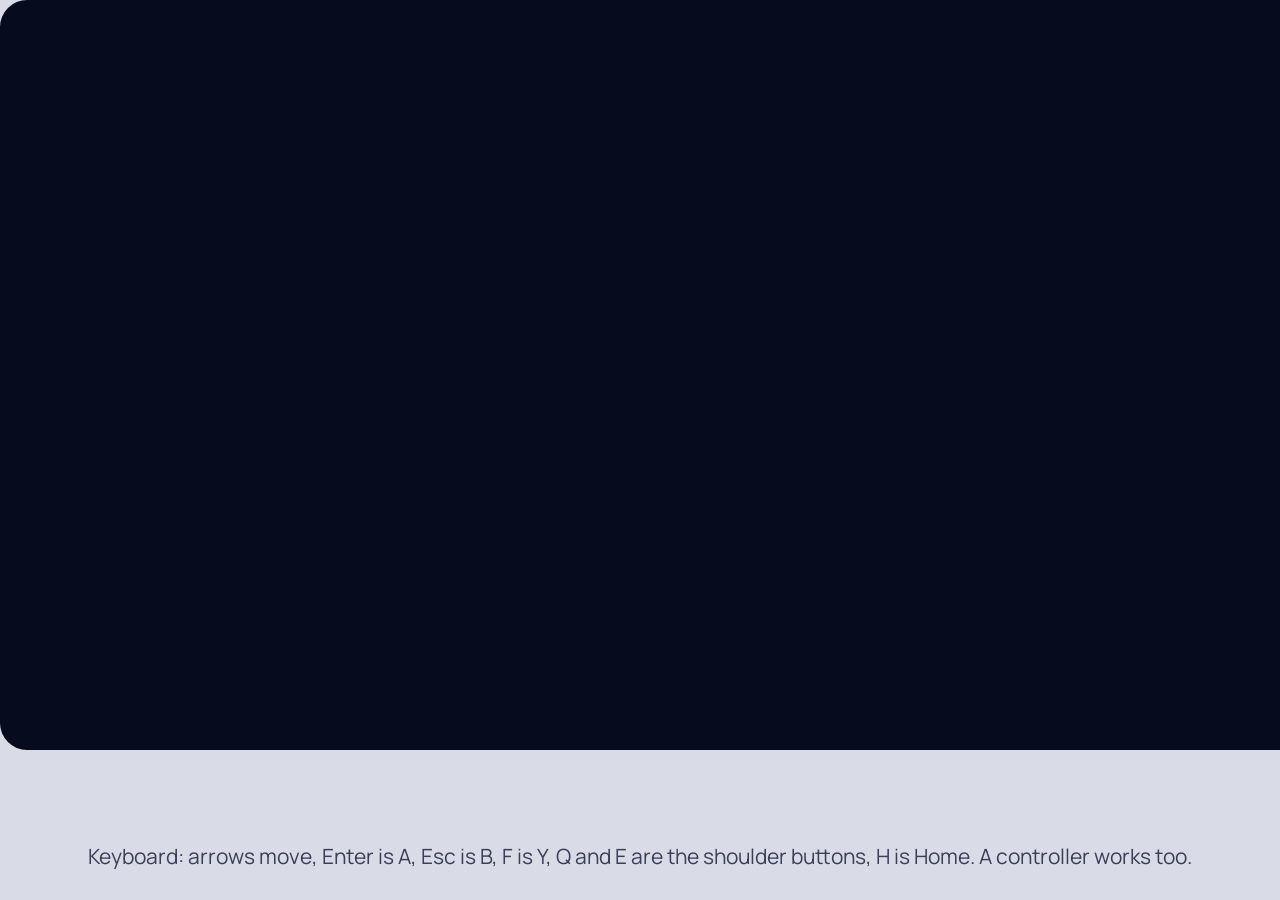
<file: prototype-source/android/r1.html>
<!DOCTYPE html>
<html lang="en">
<head>
<meta charset="utf-8">
<meta name="viewport" content="width=device-width, initial-scale=1, maximum-scale=1, user-scalable=no, viewport-fit=cover">
<title>Shelf for Android, prototype</title>
<link rel="preconnect" href="https://fonts.googleapis.com">
<link rel="preconnect" href="https://fonts.gstatic.com" crossorigin>
<link href="https://fonts.googleapis.com/css2?family=Manrope:wght@400;500;600;700;800&family=Unbounded:wght@400;500;600&display=swap" rel="stylesheet">
<style>
:root {
  box-sizing: border-box;
  padding-top: env(safe-area-inset-top, 0px);
  padding-bottom: env(safe-area-inset-bottom, 0px);
  color-scheme: light;
  --page: #d9dce6; --page-text: #3a3f58;
  --glowc: rgba(200,210,255,.45);
  --display: "Unbounded", "Segoe UI", system-ui, sans-serif;
  --body: "Manrope", "Segoe UI", system-ui, sans-serif;
}
@media (prefers-color-scheme: dark) { :root:not([data-theme="light"]) { color-scheme: dark; --page: #000; --page-text: #8a90b0; } }
:root[data-theme="dark"] { color-scheme: dark; --page: #000; --page-text: #8a90b0; }
html { scroll-padding-top: env(safe-area-inset-top, 0px); height: 100%; }
html, body { margin: 0; height: 100%; overflow: hidden; }
body { background: var(--page); color: var(--page-text); font-family: var(--body); }
*, *::before, *::after { box-sizing: border-box; }

/* the handheld's screen: 1334 x 750, scaled to fit the window */
#stage { position: absolute; left: 0; top: 0; width: 1334px; height: 750px; transform-origin: 0 0; overflow: hidden; font-family: var(--body);
  background: var(--bg); color: var(--fg); border-radius: 27px; }
/* themes: every color the interface uses */
#stage, #stage[data-t="space"] { --bg: #070b1e; --fg: #eef1ff; --fg2: #9aa2cc; --fg3: rgba(238,241,255,.55); --panel: rgba(12,17,44,.72); --panel2: rgba(238,241,255,.07);
  --line: rgba(238,241,255,.12); --chip: rgba(238,241,255,.1); --sel: #eef1ff; --selfg: #0b1030; --shadow: rgba(0,0,0,.4); --scrim: rgba(5,8,22,.62); --theme-accent: #b3a6ff; }
#stage { --acc-t: var(--accent); }
#stage[data-t="light"], #stage[data-t="dawn"], #stage[data-t="bloom"] { --acc-t: color-mix(in srgb, var(--accent) 50%, var(--fg)); }
#stage[data-t="dark"] { --bg: #000; --fg: #f2f2f4; --fg2: #a0a0a8; --fg3: rgba(242,242,244,.5); --panel: rgba(22,22,26,.92); --panel2: rgba(255,255,255,.06);
  --line: rgba(255,255,255,.1); --chip: rgba(255,255,255,.09); --sel: #f2f2f4; --selfg: #000; --shadow: rgba(0,0,0,.6); --scrim: rgba(0,0,0,.7); --theme-accent: #f2f2f4; }
#stage[data-t="light"] { --bg: #f4f5f8; --fg: #14161c; --fg2: #5f6573; --fg3: rgba(20,22,28,.5); --panel: rgba(255,255,255,.86); --panel2: rgba(20,22,28,.05);
  --line: rgba(20,22,28,.1); --chip: rgba(20,22,28,.07); --sel: #14161c; --selfg: #fff; --shadow: rgba(40,50,80,.16); --scrim: rgba(240,242,248,.7); --theme-accent: #3f5bd8; }
#stage[data-t="aurora"] { --bg: #050912; --fg: #eaf6f4; --fg2: #8fb2b0; --fg3: rgba(234,246,244,.55); --panel: rgba(8,18,26,.7); --panel2: rgba(234,246,244,.07);
  --line: rgba(160,255,230,.13); --chip: rgba(234,246,244,.09); --sel: #b8fff0; --selfg: #04201c; --shadow: rgba(0,0,0,.45); --scrim: rgba(3,8,12,.65); --theme-accent: #6ff2d0; }
#stage[data-t="dawn"] { --bg: #fbefe6; --fg: #3a2228; --fg2: #8a6a6a; --fg3: rgba(58,34,40,.5); --panel: rgba(255,250,246,.78); --panel2: rgba(58,34,40,.05);
  --line: rgba(120,60,60,.12); --chip: rgba(58,34,40,.07); --sel: #3a2228; --selfg: #fff6f0; --shadow: rgba(140,70,60,.16); --scrim: rgba(251,239,230,.7); --theme-accent: #e0606a; }
#stage[data-t="slate"] { --bg: #1d2128; --fg: #e8eaee; --fg2: #9298a4; --fg3: rgba(232,234,238,.5); --panel: rgba(38,43,52,.88); --panel2: rgba(232,234,238,.05);
  --line: rgba(232,234,238,.09); --chip: rgba(232,234,238,.08); --sel: #e8eaee; --selfg: #1d2128; --shadow: rgba(0,0,0,.35); --scrim: rgba(20,23,28,.7); --theme-accent: #f0a35a; }
#stage[data-t="bloom"] { --bg: #f3effc; --fg: #261d3d; --fg2: #6f6488; --fg3: rgba(38,29,61,.5); --panel: rgba(255,255,255,.7); --panel2: rgba(38,29,61,.05);
  --line: rgba(38,29,61,.1); --chip: rgba(38,29,61,.07); --sel: #261d3d; --selfg: #fff; --shadow: rgba(90,60,140,.18); --scrim: rgba(243,239,252,.7); --theme-accent: #a052e0; }
#gl { position: absolute; top: 0; right: 0; bottom: 0; left: 0; width: 1334px; height: 750px; display: block; }
#ui { position: absolute; top: 0; right: 0; bottom: 0; left: 0; }
.screen { position: absolute; top: 0; right: 0; bottom: 0; left: 0; opacity: 0; visibility: hidden; transition: opacity .35s ease, visibility 0s linear .35s; }
.screen.on { opacity: 1; visibility: visible; transition: opacity .35s ease, visibility 0s; }
.screen.under, #topbar.under { opacity: 0; visibility: visible; transition: opacity .4s ease, visibility 0s; pointer-events: none; }   /* the panels sit above the 3D view, so behind an open box they hide */
.screen.rise.on, #topbar.rise.on { transition: opacity .6s ease, visibility 0s; }
.panel { background: var(--panel); border: 1px solid var(--line); border-radius: 30px; box-shadow: 0 16px 44px var(--shadow); }
.btn { display: inline-grid; place-items: center; min-width: 35px; height: 35px; padding: 0 9px; border-radius: 16.5px; border: 1.5px solid var(--fg3); font-weight: 800; font-size: 19px; color: var(--fg); vertical-align: middle; }
.bar { display: inline-block; height: 9.5px; border-radius: 4.5px; background: var(--chip); overflow: hidden; vertical-align: middle; }
.bar b { display: block; height: 100%; background: var(--accent); border-radius: 4.5px; }

/* top bar: your profile on the left, round buttons for everything that isn't Home in the middle, status on the right */
#topbar { position: absolute; left: 0; right: 0; top: 0; height: 124px; opacity: 0; visibility: hidden; transition: opacity .35s, visibility 0s linear .35s; z-index: 3; }
#topbar.on { opacity: 1; visibility: visible; transition: opacity .35s, visibility 0s; }
.prof { position: absolute; left: 32px; top: 20px; display: flex; align-items: center; gap: 15px; height: 72px; padding: 0 26px 0 10px; border-radius: 36px; font-size: 25.5px; font-weight: 700; color: var(--fg); transition: background .2s, box-shadow .2s; }
.prof .avatar { width: 52px; height: 52px; }
.prof.focus { background: var(--chip); box-shadow: 0 0 0 2px var(--sel), 0 0 18px var(--glowc); }
.dock { position: absolute; left: 50%; top: 16px; transform: translateX(-50%); display: flex; gap: 30px; }
.db { position: relative; width: 76px; height: 76px; border-radius: 50%; background: var(--chip); display: grid; place-items: center; color: var(--fg);
  transition: background .2s, color .2s, transform .25s cubic-bezier(.3,.7,.2,1), box-shadow .2s; }
.db svg { width: 34px; height: 34px; fill: none; stroke: currentColor; stroke-width: 1.8; stroke-linecap: round; stroke-linejoin: round; }
.db em { position: absolute; top: 80px; left: 50%; transform: translateX(-50%); font-style: normal; font-size: 20px; font-weight: 700; white-space: nowrap; color: var(--fg); opacity: 0; transition: opacity .2s; }
.db.sel { box-shadow: inset 0 0 0 1.5px var(--fg3); }
.db.sel em { opacity: .75; }
.db.focus { background: var(--sel); color: var(--selfg); transform: scale(1.1); box-shadow: 0 0 22px var(--glowc); }
.db.focus em { opacity: 1; }
.status { position: absolute; right: 36px; top: 20px; display: flex; align-items: center; gap: 15px; height: 72px; font-size: 24.5px; font-weight: 700; color: var(--fg2); }
.status svg { width: 29px; height: 29px; fill: none; stroke: currentColor; stroke-width: 2.2; stroke-linecap: round; stroke-linejoin: round; }
.avatar { width: 40px; height: 40px; border-radius: 50%; flex: none; }
.screen.sheetdom { opacity: 1; visibility: visible; pointer-events: none; }   /* a sheet still sliding away after it's been closed */

/* home */
.home-info { position: absolute; left: 64px; top: 520px; width: 1100px; }
.home-info h2 { margin: 0; font-family: var(--display); font-weight: 500; font-size: 48px; line-height: 1.1; letter-spacing: -.01em; }
.meta { display: flex; flex-wrap: wrap; align-items: center; gap: 12px 24px; margin-top: 18px; font-size: 24.5px; color: var(--fg2); }
.chip { display: inline-flex; align-items: center; gap: 10.5px; padding: 6px 18px; border-radius: 21px; background: var(--chip); color: var(--fg); font-weight: 700; font-size: 23px; }
.chip i { width: 13px; height: 13px; border-radius: 50%; background: var(--accent); }
.cards { position: absolute; left: 600px; top: 460px; display: flex; gap: 21px; }
.card { position: relative; width: 210px; height: 160px; padding: 21px 24px; transition: transform .2s, box-shadow .2s; }
.card.focus { transform: translateY(-5px); box-shadow: 0 0 0 2px var(--sel), 0 16px 44px var(--shadow); }
.card h4 { margin: 0; font-size: 24.5px; font-weight: 800; }
.card p { margin: 6px 0 0; font-size: 22px; color: var(--fg2); }
.card canvas { position: absolute; left: 25.5px; right: 25.5px; bottom: 22.5px; width: 178px; height: 118.5px; border-radius: 15px; image-rendering: pixelated; object-fit: cover; }
.card .big { margin-top: 27px; font-family: var(--display); font-size: 37.5px; }
.card .big small { font-family: var(--body); font-size: 23px; color: var(--fg2); margin-left: 9px; }
.card .bar { width: 100%; margin-top: 15px; }
.minib { display: flex; gap: 7.5px; margin-top: 15px; }
.minib img { width: 41.5px; height: 41.5px; border-radius: 10.5px; }
.slotdots { display: flex; gap: 9px; margin-top: 33px; }
.slotdots i { width: 61px; height: 45px; border-radius: 9px; border: 1.5px dashed var(--fg3); }
.slotdots i.on { border: none; background: linear-gradient(140deg, var(--accent), var(--fg3)); }
.note-small { font-size: 22px; color: var(--fg2); line-height: 1.45; margin-top: 12px; }

/* library */
.rail { position: absolute; left: 32px; top: 196px; width: 300px; height: 530px; padding: 12px; overflow: hidden; }
.railin { display: block; position: relative; transition: transform .3s cubic-bezier(.2,.8,.2,1); }
.rail div { position: relative; padding: 10.5px 18px; margin-bottom: 3px; border-radius: 16.5px; font-size: 23.5px; font-weight: 700; color: var(--fg3); display: flex; justify-content: space-between; white-space: nowrap; transition: background .2s, color .2s; }
.rail div span { font-weight: 600; color: var(--fg3); }
.rail div.cur { color: var(--fg); background: var(--chip); }
.rail div.focus { background: var(--sel); color: var(--selfg); }
.rail div.focus span { color: var(--selfg); opacity: .7; }
.rail h5 { margin: 15px 18px 6px; font-size: 20px; font-weight: 700; color: var(--fg2); }
.filters { position: absolute; left: 352px; top: 146px; display: flex; gap: 12px; }
.filter { padding: 7.5px 19.5px; border-radius: 22.5px; border: 1.5px solid var(--line); font-size: 22px; color: var(--fg3); font-weight: 700; background: var(--panel); transition: background .2s, color .2s; }
.filter em { font-style: normal; color: var(--fg); margin-left: 6px; }
.filter.focus { background: var(--sel); border-color: var(--sel); color: var(--selfg); }
.filter.focus em { color: var(--selfg); }
.lib-head { position: absolute; right: 40px; top: 152px; font-size: 22px; color: var(--fg2); }
.gridframe { position: absolute; left: 352px; top: 196px; width: 950px; height: 530px; border-radius: 30px; border: 1px solid var(--line); overflow: hidden; pointer-events: none; }
.gridframe::before, .gridframe::after { content: ""; position: absolute; left: 0; right: 0; height: 57.5px; }
.gridframe::before { top: 0; background: linear-gradient(var(--fadec), transparent); }
.gridframe::after { bottom: 0; background: linear-gradient(transparent, var(--fadec)); }
.focus-title { position: absolute; width: 300px; margin-left: -150px; text-align: center; opacity: 0; transition: opacity .2s; pointer-events: none; }
.focus-title.on { opacity: 1; }
.focus-title b { display: block; font-size: 24.5px; font-weight: 800; }
.focus-title span { display: block; margin-top: 3px; font-size: 21px; color: var(--fg2); }
.lib-empty { position: absolute; left: 352px; top: 420px; width: 950px; padding: 0 120px; text-align: center; font-size: 28px; line-height: 1.5; color: var(--fg2); display: none; }
.railhint { margin: 12px 18px 3px; font-size: 20px; color: var(--fg2); }
.railhint .btn { margin-right: 6px; }

/* museum */
#muRail div { font-size: 20px; }
#muRail div span { margin-left: 15px; }
.filter.cur { color: var(--fg); border-color: var(--fg3); }
.mu-drag { position: absolute; left: 352px; top: 196px; width: 532px; height: 530px; cursor: grab; touch-action: none; }
.mu-hint { position: absolute; left: 618px; bottom: 32px; transform: translateX(-50%); width: max-content; max-width: 512px; text-align: center; line-height: 1.6; padding: 8px 20px; border-radius: 24px; background: var(--panel); border: 1px solid var(--line); font-size: 20px; color: var(--fg2); pointer-events: none; }   /* stays between the list and the info panel */
.mu-hint span { white-space: nowrap; margin: 0 7px; }
.mu-hint .btn { margin: 0 3px; }
.mu-info { position: absolute; right: 32px; top: 148px; width: 400px; height: 578px; padding: 0; overflow: hidden; transition: box-shadow .2s; }
.mu-info.focus { box-shadow: 0 0 0 2px var(--sel); }
.mu-scroll { height: 100%; box-sizing: border-box; padding: 30px 34px; overflow-x: hidden; overflow-y: auto; scrollbar-width: none; }   /* the notes scroll inside the panel */
.mu-scroll::-webkit-scrollbar { display: none; }
.mu-scroll.more { -webkit-mask-image: linear-gradient(to bottom, #000 calc(100% - 70px), transparent); mask-image: linear-gradient(to bottom, #000 calc(100% - 70px), transparent); }   /* more to read below */
.mu-info h2 { margin: 6px 0 0; font-family: var(--display); font-weight: 500; font-size: 35px; line-height: 1.15; }
.mu-facts { display: grid; grid-template-columns: 1fr 1fr; gap: 15px 27px; margin-top: 21px; font-size: 21px; color: var(--fg2); }
.mu-facts b { display: block; margin-top: 3px; color: var(--fg); font-size: 23px; font-weight: 700; }
.mu-info h3 { margin: 27px 0 12px; font-size: 22px; font-weight: 800; color: var(--fg2); }
.mu-info ul { margin: 0; padding: 0; list-style: none; }
.mu-info li { position: relative; padding-left: 24px; margin-bottom: 10px; font-size: 21px; line-height: 1.45; }
.mu-info li::before { content: ""; position: absolute; left: 0; top: 11px; width: 9.5px; height: 9.5px; border-radius: 50%; background: var(--accent); }
.mu-note { margin: 18px 0 0; font-size: 20px; line-height: 1.45; color: var(--fg3); }

/* game page */
.gp { position: absolute; left: 640px; top: 190px; width: 666px; height: 536px; overflow: hidden; }
.gpin { padding: 33px 39px 45px; transition: transform .35s cubic-bezier(.2,.8,.2,1); }
.gp-sys { font-size: 22px; font-weight: 800; color: var(--acc-t); }
.gp h2 { margin: 6px 0 0; font-family: var(--display); font-weight: 500; font-size: 37.5px; line-height: 1.12; }
.facts { display: flex; gap: 33px; margin-top: 15px; font-size: 21px; color: var(--fg2); }
.facts b { display: block; color: var(--fg); font-size: 23px; font-weight: 700; margin-top: 3px; }
.actions { display: flex; flex-wrap: wrap; gap: 10.5px; margin-top: 24px; }
.act { display: flex; align-items: center; gap: 9px; padding: 12px 21px; border-radius: 27px; font-size: 23px; font-weight: 800; background: var(--chip); color: var(--fg); white-space: nowrap; transition: background .2s, color .2s, transform .2s; }
.act.primary { background: var(--accent); color: #0b0d18; }
.actions.tiles { display: flex; flex-wrap: nowrap; gap: 10px; }
.tile { flex: 1 1 0; min-width: 0; transition: transform .2s; }
.tile .ti { height: 78px; border-radius: 18px; background: var(--chip); color: var(--fg); display: grid; place-items: center; transition: background .2s, color .2s, box-shadow .2s; }
.tile svg { width: 34px; height: 34px; }
.tile p { margin: 7.5px 0 0; font-size: 16.5px; font-weight: 700; letter-spacing: -.01em; color: var(--fg2); text-align: center; white-space: nowrap; overflow: hidden; text-overflow: ellipsis; }
.tile.primary .ti { background: var(--accent); color: #0b0d18; }
.tile.on .ti { color: var(--acc-t); }
.tile.focus { transform: translateY(-3px); }
.tile.focus .ti { box-shadow: 0 0 0 2px var(--sel); }
.tile.focus p { color: var(--fg); }
.actsay { margin: 12px 0 0; min-height: 1.3em; font-size: 19.5px; color: var(--fg2); }
.act.focus { background: var(--sel); color: var(--selfg); transform: scale(1.05); }
.act .btn { min-width: 29px; height: 29px; font-size: 16.5px; border-color: currentColor; color: inherit; }
.gp h3 { margin: 27px 0 12px; font-size: 22px; font-weight: 800; color: var(--fg2); display: flex; justify-content: space-between; }
.gp h3 small { font-weight: 600; }
.slots, .mstrip { display: flex; gap: 13.5px; }
.mrow { margin: 0 -12px; padding: 9px 12px; overflow: hidden; }
.mstrip { transition: transform .3s cubic-bezier(.2,.8,.2,1); }
.slot { position: relative; width: 142px; transition: transform .2s; }
.slot canvas, .slot .none { display: block; width: 142px; height: 100px; border-radius: 15px; }
.slot canvas { image-rendering: pixelated; }
.slot .none { border: 1.5px dashed var(--fg3); display: grid; place-items: center; font-size: 21px; color: var(--fg2); }
.slot p { margin: 7.5px 0 0; font-size: 20px; color: var(--fg2); }
.slot .tag { position: absolute; left: 9.5px; top: 9.5px; padding: 1.5px 10.5px; border-radius: 10.5px; background: rgba(7,11,30,.8); color: #fff; font-size: 17.5px; font-weight: 800; }
.slot.focus, .mthumb.focus, .mvthumb.focus { transform: translateY(-3px); }
.slot.focus canvas, .slot.focus .none, .mthumb.focus { box-shadow: 0 0 0 2px var(--sel); }
.mthumb, .mvthumb { position: relative; flex: none; width: 142px; height: 100px; border-radius: 15px; overflow: hidden; transition: transform .2s, box-shadow .2s; }
.mthumb img, .mvthumb img { display: block; width: 100%; height: 100%; object-fit: cover; }
.playmark { position: absolute; left: 50%; top: 50%; width: 48px; height: 48px; margin: -22.5px 0 0 -22.5px; border-radius: 50%; background: rgba(7,11,30,.7); }
.playmark::after { content: ""; position: absolute; left: 19px; top: 14.5px; border-left: 10px solid #fff; border-top: 6px solid transparent; border-bottom: 6px solid transparent; }
.dur { position: absolute; right: 8px; bottom: 8px; padding: 0 7.5px; border-radius: 7.5px; background: rgba(7,11,30,.8); color: #fff; font-size: 17.5px; font-weight: 800; }
.managed { padding: 18px 21px; border-radius: 21px; background: var(--panel2); font-size: 22px; color: var(--fg2); line-height: 1.45; }
.managed b { color: var(--fg); }
.managed { display: flex; align-items: center; justify-content: space-between; gap: 21px; transition: box-shadow .2s; }
.managed.focus { box-shadow: 0 0 0 2px var(--sel); }
.managed .act { flex: none; }
/* the game panel rises from the bottom once the box is in place, its sections following one after another */
#s-game .gp { transform: translateY(80px); opacity: 0; transition: transform .6s cubic-bezier(.2,.8,.2,1), opacity .45s ease; }
#s-game.on.turning .gp { transform: translateX(90px); opacity: 0; transition-delay: 0s; transition-duration: .45s, .3s; }
#s-game.on .gp { transform: none; opacity: 1; transition-delay: .5s; }
#s-game.on.closing .gp { transform: translateY(80px); opacity: 0; transition-delay: 0s; transition-duration: .4s, .25s; }
@keyframes gpRise { from { opacity: 0; transform: translateY(24px); } }
.gpin.enter > * { animation: gpRise .5s cubic-bezier(.2,.8,.2,1) both; }
.gpin.enter > :nth-child(1) { animation-delay: 0.565s; }
.gpin.enter > :nth-child(2) { animation-delay: 0.610s; }
.gpin.enter > :nth-child(3) { animation-delay: 0.655s; }
.gpin.enter > :nth-child(4) { animation-delay: 0.700s; }
.gpin.enter > :nth-child(5) { animation-delay: 0.745s; }
.gpin.enter > :nth-child(6) { animation-delay: 0.790s; }
.gpin.enter > :nth-child(7) { animation-delay: 0.835s; }
.gpin.enter > :nth-child(8) { animation-delay: 0.880s; }
.gpin.enter > :nth-child(9) { animation-delay: 0.925s; }
.gpin.enter > :nth-child(10) { animation-delay: 0.970s; }
.gpin.enter > :nth-child(11) { animation-delay: 1.015s; }
.gpin.enter > :nth-child(12) { animation-delay: 1.060s; }
.gpin.enter > :nth-child(13) { animation-delay: 1.105s; }
.gpin.enter > :nth-child(14) { animation-delay: 1.150s; }
.achcard { display: flex; align-items: center; gap: 18px; padding: 15px 18px; border-radius: 21px; background: var(--panel2); font-size: 22px; color: var(--fg2); white-space: nowrap; transition: box-shadow .2s; }
.achcard.focus { box-shadow: 0 0 0 2px var(--sel); }
.achcard .bar { width: 150px; }
.achcard .minib { margin: 0 0 0 auto; }
.achcard .go { color: var(--fg); font-weight: 800; }
.desc { margin: 21px 0 0; font-size: 23.5px; line-height: 1.55; color: var(--fg); opacity: .85; }
.credit { margin: 12px 0 0; font-size: 19px; color: var(--fg2); }
.objlabel { position: absolute; transform: translateX(-50%); padding: 6px 16.5px; border-radius: 18px; background: var(--sel); color: var(--selfg); font-size: 21px; font-weight: 800; white-space: nowrap; opacity: 0; transition: opacity .2s; pointer-events: none; }
.objlabel.on { opacity: 1; }
.turnhint { position: absolute; left: 50%; transform: translateX(-50%); white-space: nowrap; bottom: 41.5px; padding: 12px 21px; border-radius: 21px; background: var(--panel); border: 1px solid var(--line); font-size: 22px; font-weight: 600; color: var(--fg); opacity: 0; transition: opacity .3s; }
.turnhint.on { opacity: 1; }
.turnhint .btn { margin-right: 4.5px; }

/* apps */
.appgrid { position: relative; left: 0; right: auto; top: 0; display: grid; grid-template-columns: repeat(5, 1fr); gap: 30px 16px; width: 100%; transition: transform .3s cubic-bezier(.2,.8,.2,1); }
.app { display: flex; flex-direction: column; align-items: center; gap: 12px; padding: 18px 6px; border-radius: 27px; transition: background .2s, transform .2s; }
.app img { width: 112px; height: 112px; border-radius: 28px; box-shadow: 0 8px 22px var(--shadow); }
.app span { font-size: 22px; font-weight: 700; max-width: 220px; text-align: center; color: var(--fg); }
.app small { font-size: 18.5px; font-weight: 700; color: var(--acc-t); margin-top: -6px; }
.app.focus { background: var(--chip); transform: translateY(-3px); box-shadow: 0 0 0 2px var(--sel); }
/* the app grid scrolls inside this window, below the heading */
.appview { position: absolute; left: 50px; right: 50px; top: 190px; bottom: 0; padding: 14px 14px 0; overflow: hidden;   /* room inside the edges for the focus ring */
  -webkit-mask-image: linear-gradient(to bottom, transparent 0, #000 8px, #000 calc(100% - 44px), transparent 100%); mask-image: linear-gradient(to bottom, transparent 0, #000 8px, #000 calc(100% - 44px), transparent 100%); }   /* rows scrolled past the edges fade out instead of being cut */
#muChips .filter { font-size: 20px; padding: 6px 16px; }
.apphead { position: absolute; left: 64px; right: 64px; top: 152px; display: flex; justify-content: space-between; font-size: 22px; color: var(--fg2); }

/* settings */
#s-settings { transform: translateY(60px); transition: opacity .35s ease, transform .5s cubic-bezier(.2,.8,.2,1), visibility 0s linear .35s; }   /* Settings rises from the bottom too */
#s-settings.on { transform: none; transition: opacity .35s ease, transform .5s cubic-bezier(.2,.8,.2,1), visibility 0s; }
#s-settings h1 { position: absolute; left: 44px; top: 26px; margin: 0; font-family: var(--display); font-weight: 500; font-size: 40px; }
.set-nav { position: absolute; left: 32px; top: 96px; width: 330px; bottom: 28px; padding: 12px; }
.set-nav div { padding: 10px 20px; margin-bottom: 2px; border-radius: 18px; font-size: 23px; font-weight: 700; color: var(--fg3); transition: background .2s, color .2s; }
.set-nav div.cur { color: var(--fg); background: var(--chip); }
.set-nav div.focus { background: var(--sel); color: var(--selfg); }
.set-body { position: absolute; left: 380px; top: 96px; right: 32px; bottom: 28px; padding: 28px 36px 18px; overflow: hidden; display: flex; flex-direction: column; }
.set-body h2 { margin: 0 0 4.5px; font-family: var(--display); font-weight: 500; font-size: 29px; }
.set-body .intro { margin: 0 0 18px; font-size: 23px; color: var(--fg2); }
.sview { position: relative; flex: 1; min-height: 0; overflow: hidden; margin: 0 -27px; padding: 4.5px 27px; }
.srows { position: relative; }
.srow { display: flex; align-items: center; justify-content: space-between; gap: 36px; padding: 15px 24px; margin: 0 -24px 4.5px; border-radius: 21px; transition: background .2s; }
.srow b { display: block; font-size: 24.5px; }
.srow p { margin: 4.5px 0 0; font-size: 21px; color: var(--fg2); max-width: 720px; line-height: 1.4; }
.srow em { flex: none; font-style: normal; font-size: 23px; font-weight: 700; color: var(--fg2); padding: 7.5px 18px; border-radius: 19.5px; background: var(--chip); }
.srow em.act { background: none; color: var(--acc-t); }
.srow em.nav::after { content: " ›"; }
.srow .swatch { display: flex; gap: 6px; }
.srow .swatch i { width: 25.5px; height: 25.5px; border-radius: 50%; border: 1px solid var(--line); }
.srow .bar { width: 160px; margin-top: 12px; }
.srow.focus { background: var(--panel2); box-shadow: inset 0 0 0 2px var(--sel); }
.themes { display: grid; grid-template-columns: repeat(4, 1fr); gap: 18px; margin: 6px 0 21px; }
.th { position: relative; height: 120px; border-radius: 21px; padding: 15px 18px; display: flex; align-items: flex-end; font-size: 23px; font-weight: 800; transition: transform .2s, box-shadow .2s; border: 1px solid var(--line); }
.th.cur::after { content: "✓"; position: absolute; right: 16px; top: 13px; font-size: 24.5px; }
.th.focus { transform: translateY(-3px); box-shadow: 0 0 0 2px var(--sel); }

/* manual, media viewer, achievements, playing */
.mv-head, .mn-head { position: absolute; left: 64px; right: 64px; top: 32px; display: flex; justify-content: space-between; align-items: baseline; font-size: 23px; color: var(--fg2); }
.mv-head span:first-child, .mn-head span:first-child { font-family: var(--display); font-size: 26px; color: var(--fg); }
.mv-stage { position: absolute; left: 0; right: 0; top: 86px; height: 460px; display: grid; place-items: center; }
#mvCanvas { border-radius: 12px; box-shadow: 0 20px 60px var(--shadow); }
.mv-play { position: absolute; left: 50%; top: 50%; width: 112px; height: 112px; margin: -56px 0 0 -56px; border-radius: 50%; background: rgba(7,11,30,.72); display: grid; place-items: center; }
.mv-play i { width: 0; height: 0; margin-left: 9px; border-left: 26px solid #fff; border-top: 17px solid transparent; border-bottom: 17px solid transparent; }
.mv-bar { position: absolute; left: 50%; top: 556px; width: 760px; margin-left: -380px; display: flex; align-items: center; gap: 18px; font-size: 21px; color: var(--fg2); }
.mv-bar .track { flex: 1; height: 6.5px; border-radius: 3px; background: var(--chip); overflow: hidden; }
.mv-bar .track i { display: block; height: 100%; width: 0; background: var(--accent); }
.mv-cap { position: absolute; left: 0; right: 0; top: 584px; text-align: center; font-size: 23.5px; font-weight: 700; }
.mv-strip-wrap { position: absolute; left: 0; right: 0; top: 622px; height: 124px; overflow: hidden; }
.mv-strip { display: flex; gap: 18px; padding: 9px 0; transition: transform .3s cubic-bezier(.2,.8,.2,1); }
.mvthumb { opacity: .55; } .mvthumb.focus { opacity: 1; box-shadow: 0 0 0 2px var(--sel); }
.mn-book { position: absolute; left: 50%; top: 84px; transform: translateX(-50%); display: flex; height: 560px; box-shadow: 0 20px 60px var(--shadow); }
.mn-book canvas { height: 560px; width: auto; display: block; }
.mn-book canvas + canvas { box-shadow: inset 14px 0 18px -14px rgba(0,0,0,.35); }
.mn-book.turn { animation: turn .3s ease; }
@keyframes turn { from { opacity: .3; transform: translateX(-50%) scale(.985); } to { opacity: 1; transform: translateX(-50%); } }
.ribbon { position: absolute; right: 41.5px; top: -9.5px; width: 38.5px; height: 105.5px; background: var(--accent); clip-path: polygon(0 0, 100% 0, 100% 100%, 50% 80%, 0 100%); }
.mn-foot { position: absolute; left: 64px; right: 64px; top: 660px; }
.mn-track { display: flex; gap: 6px; height: 16px; align-items: flex-end; }
.mn-track i { position: relative; flex: 1; height: 6.5px; border-radius: 3px; background: var(--chip); }
.mn-track i.cur { background: var(--fg); }
.mn-track i.mark::after { content: ""; position: absolute; left: 50%; top: -16px; width: 11px; height: 16px; margin-left: -5px; background: var(--accent); clip-path: polygon(0 0, 100% 0, 100% 100%, 50% 70%, 0 100%); }
.mn-keys { display: flex; gap: 33px; margin-top: 18px; font-size: 22px; color: var(--fg2); }
.mn-keys span:first-child { margin-right: auto; color: var(--fg); font-weight: 700; }
.ach-side { position: absolute; left: 32px; top: 32px; width: 420px; bottom: 32px; padding: 32px 32px; }
.ach-side h2 { margin: 6px 0 0; font-family: var(--display); font-weight: 500; font-size: 32px; line-height: 1.15; }
.ring { position: relative; width: 140px; height: 140px; margin: 33px 0 27px; border-radius: 50%; display: grid; place-items: center; }
.ring::before { content: ""; position: absolute; top: 19px; right: 19px; bottom: 19px; left: 19px; border-radius: 50%; background: var(--bg); }
.ring span { position: relative; text-align: center; font-family: var(--display); font-size: 43.5px; }
.ring span small { display: block; font-family: var(--body); font-size: 21px; color: var(--fg2); }
.stats { display: grid; grid-template-columns: 1fr 1fr; gap: 18px 18px; font-size: 21px; color: var(--fg2); }
.stats b { display: block; margin-top: 3px; color: var(--fg); font-size: 26px; }
.award { margin-top: 27px; padding: 15px 18px; border-radius: 18px; background: var(--panel2); font-size: 22px; color: var(--fg2); line-height: 1.45; }
.award b { color: var(--fg); }
.ach-main { position: absolute; left: 472px; top: 32px; right: 32px; bottom: 24px; }
.chips { display: flex; gap: 12px; margin-bottom: 18px; }
.chips div { padding: 7.5px 21px; border-radius: 22.5px; font-size: 22px; font-weight: 700; color: var(--fg3); background: var(--panel); border: 1.5px solid var(--line); }
.chips div.sel { background: var(--sel); color: var(--selfg); border-color: var(--sel); }
.ach-view { position: absolute; left: 0; right: 0; top: 70.5px; bottom: 0; overflow: hidden; -webkit-mask-image: linear-gradient(transparent 0, #000 16px, #000 calc(100% - 30px), transparent); mask-image: linear-gradient(transparent 0, #000 16px, #000 calc(100% - 30px), transparent); }
.ach-list { position: absolute; left: 0; right: 0; top: 0; padding: 15px 6px; transition: transform .3s cubic-bezier(.2,.8,.2,1); }
.arow { display: flex; align-items: center; gap: 24px; padding: 15px 24px; margin-bottom: 10.5px; border-radius: 24px; background: var(--panel); border: 1px solid var(--line); }
.arow img { width: 77px; height: 77px; border-radius: 18px; flex: none; }
.arow .t { flex: 1; min-width: 0; } .arow .t b { display: block; font-size: 25.5px; }
.arow .t p { margin: 4.5px 0 0; font-size: 21px; color: var(--fg2); white-space: nowrap; overflow: hidden; text-overflow: ellipsis; }
.arow .tags { display: flex; gap: 7.5px; margin-top: 7.5px; }
.arow .tags i { font-style: normal; font-size: 17.5px; font-weight: 800; padding: 3px 10.5px; border-radius: 10.5px; background: var(--chip); color: var(--fg2); }
.arow .r { text-align: right; flex: none; width: 150px; font-size: 20px; color: var(--fg2); } .arow .r b { display: block; font-size: 24.5px; color: var(--fg); }
.arow.locked .t b { opacity: .6; } .arow.focus { box-shadow: 0 0 0 2px var(--sel); }
#s-play { background: #000; }
#gamecv { position: absolute; image-rendering: pixelated; }
.emu-tag { position: absolute; left: 35px; top: 29px; padding: 7.5px 18px; border-radius: 18px; background: rgba(255,255,255,.1); color: #fff; font-size: 21px; font-weight: 700; opacity: 0; transition: opacity .6s; }
.emu-tag.show { opacity: 1; }

/* setup, dialogs, keyboard, toast */
.setup { position: absolute; left: 50%; top: 50%; width: 1040px; transform: translate(-50%, -50%); padding: 40px 52px; text-align: left; }
.setup .step { font-size: 22px; font-weight: 800; color: var(--acc-t); }
.setup h1 { margin: 12px 0 9px; font-family: var(--display); font-weight: 500; font-size: 40.5px; line-height: 1.15; }
.setup p.lead { margin: 0 0 27px; font-size: 25.5px; color: var(--fg2); line-height: 1.5; }
.setup .opts { display: flex; flex-direction: column; gap: 9px; }
.setup .opt { display: flex; align-items: center; justify-content: space-between; gap: 24px; padding: 16.5px 24px; border-radius: 21px; background: var(--panel2); font-size: 24.5px; font-weight: 700; transition: box-shadow .2s, background .2s; }
/* long lists of options go in two columns, with Continue and Back across both */
.setup .opts.two { display: grid; grid-template-columns: 1fr 1fr; gap: 9px 14px; }
.setup .opts.two .opt.primary, .setup .opts.two .opt.back, .setup .opts.two .opt.debug { grid-column: 1 / -1; }
.setup .optlabel { display: flex; gap: 15px; align-items: center; }
.setup .opt small { font-weight: 600; color: var(--fg2); font-size: 22px; }
.setup .opt.focus { box-shadow: 0 0 0 2px var(--sel); }
.setup .opt.primary { background: var(--accent); color: #0b0d18; justify-content: center; }
.setup .opt.debug { background: none; border: 1.5px dashed var(--fg3); color: var(--fg2); font-size: 22px; padding: 12px 24px; justify-content: center; }
.setup .opt.back { background: none; color: var(--fg2); justify-content: center; padding: 12px 24px; }
.setup .opt.primary.focus { box-shadow: 0 0 0 2px var(--sel), 0 0 0 5px var(--accent); }
.found { display: grid; grid-template-columns: 1fr 1fr 1fr; gap: 6px 24px; margin: 0 0 18px; font-size: 21px; color: var(--fg2); }
.found b { color: var(--fg); }
.found .ok::before { content: "● "; color: var(--accent); }
.dots { display: flex; gap: 9px; margin-top: 30px; } .dots i { width: 35px; height: 6.5px; border-radius: 3px; background: var(--chip); } .dots i.on { background: var(--accent); }
.dialog, .kb { position: absolute; left: 50%; top: 50%; z-index: 8; border-radius: 33px; background: var(--panel); border: 1px solid var(--line); backdrop-filter: blur(0px);
  box-shadow: 0 0 0 3000px var(--scrim), 0 24px 70px var(--shadow); opacity: 0; visibility: hidden; transform: translate(-50%, -46%); transition: opacity .2s, transform .2s, visibility 0s linear .2s; }
.dialog { width: 720px; padding: 30px 26px 22px; }
/* dialogs and the keyboard are solid, and dim everything behind them */
.dialog, .kb { background: linear-gradient(var(--panel2), var(--panel2)), var(--bg); }
.dialog.open, .kb.open { box-shadow: 0 0 0 200vmax var(--scrim), 0 24px 60px var(--shadow); }
/* the game's name while its console loads it */
#nowLoading { position: absolute; left: 0; right: 0; bottom: 41.5px; text-align: center; z-index: 6; opacity: 0; transform: translateY(8px); transition: opacity .5s ease, transform .5s cubic-bezier(.2,.8,.2,1); pointer-events: none; }
#nowLoading.on { opacity: 1; transform: none; }
#nowLoading small { display: block; font-size: 22px; font-weight: 800; letter-spacing: .08em; text-transform: uppercase; color: var(--acc-t); }
#nowLoading b { display: block; margin-top: 9px; font-family: var(--display); font-weight: 500; font-size: 43.5px; color: var(--fg); }
.dlist { position: relative; max-height: 520px; overflow-y: auto; scrollbar-width: none; }
.dlist::-webkit-scrollbar { display: none; }
.dialog.open, .kb.open { opacity: 1; visibility: visible; transform: translate(-50%, -50%); transition: opacity .2s, transform .2s, visibility 0s; }
.dialog h3, .kb h3 { margin: 0 0 18px 15px; font-family: var(--display); font-weight: 500; font-size: 26px; }
.dialog p.dl { margin: -6px 15px 18px; font-size: 23px; color: var(--fg2); line-height: 1.45; }
.ditem { display: flex; align-items: center; gap: 18px; padding: 15px 21px; border-radius: 19.5px; font-size: 25.5px; font-weight: 700; color: var(--fg3); }
.ditem .dthumb { flex: none; width: 76px; height: 76px; object-fit: contain; border-radius: 8px; background: var(--chip); }
.ditem.art { color: var(--fg); }
.ditem small { margin-left: auto; font-size: 21px; font-weight: 600; color: var(--fg2); }
.ditem.focus { background: var(--sel); color: var(--selfg); } .ditem.focus small { color: var(--selfg); opacity: .7; }
.chk { position: relative; width: 32px; height: 32px; border-radius: 9px; border: 2px solid currentColor; flex: none; }
.chk.on { background: var(--accent); border-color: var(--accent); }
.chk.on::after { content: ""; position: absolute; left: 8px; top: 1.5px; width: 8px; height: 16px; border: solid #0d1330; border-width: 0 2.5px 2.5px 0; transform: rotate(45deg); }
.kb { width: 1000px; padding: 30px 32px 26px; }
.kbfield { margin: 0 0 21px; padding: 15px 24px; min-height: 73.5px; border-radius: 18px; background: var(--panel2); font-size: 29px; font-weight: 700; }
.caret { display: inline-block; width: 3px; height: 32px; margin-left: 3px; vertical-align: -3px; background: var(--accent); animation: blink 1s steps(2) infinite; }
@keyframes blink { 50% { opacity: 0; } }
.kbrow { display: flex; gap: 10.5px; margin-bottom: 10.5px; }
.key { flex: none; display: grid; place-items: center; height: 67px; border-radius: 15px; background: var(--chip); font-size: 24.5px; font-weight: 700; }
.key.wide { font-size: 24.5px; } .key.focus { background: var(--sel); color: var(--selfg); }
.toast { position: absolute; left: 50%; bottom: 41.5px;   /* at the bottom, clear of the top bar */
  padding: 9px 22px; border-radius: 30px; background: var(--sel); color: var(--selfg); z-index: 9; font-size: 24.5px; font-weight: 800;
  transform: translate(-50%, 90px); transition: transform .4s cubic-bezier(.2,.8,.2,1); white-space: nowrap; }
.toast.show { transform: translate(-50%, 0); }
#flash { position: absolute; top: 0; right: 0; bottom: 0; left: 0; background: #000; opacity: 0; pointer-events: none; z-index: 7; }
.keys { position: fixed; left: 0; right: 0; bottom: 9.5px; text-align: center; font-size: 21px; color: var(--page-text); }
@media (prefers-reduced-motion: reduce) { .screen, .toast, .card, .mstrip, .gpin, .dialog, .kb { transition-duration: .01s; } }
</style>
</head>
<body>
<div id="stage" data-t="space">
  <canvas id="gl"></canvas>
  <div id="ui">
    <section id="s-setup" class="screen"><div class="setup panel" id="setup"></div></section>
    <header id="topbar">
      <div class="prof" data-k="profile"><i class="avatar" id="avatar"></i><span id="meName"></span></div>
      <nav class="dock">
        <div class="db" data-k="library"><svg viewBox="0 0 24 24"><rect x="3.5" y="4" width="4" height="16" rx="1"/><rect x="9.5" y="4" width="4" height="16" rx="1"/><path d="M15.6 5.2l3.8-1 3.1 14.6-3.8 1z"/></svg><em>Library</em></div>
        <div class="db" data-k="apps"><svg viewBox="0 0 24 24"><rect x="4" y="4" width="6.5" height="6.5" rx="2"/><rect x="13.5" y="4" width="6.5" height="6.5" rx="2"/><rect x="4" y="13.5" width="6.5" height="6.5" rx="2"/><rect x="13.5" y="13.5" width="6.5" height="6.5" rx="2"/></svg><em>Apps</em></div>
        <div class="db" data-k="museum"><svg viewBox="0 0 24 24"><path d="M3 9.5L12 4l9 5.5M5 10v8M9.7 10v8M14.3 10v8M19 10v8M3.5 20.5h17"/></svg><em>Museum</em></div>
        <div class="db" data-k="settings"><svg viewBox="0 0 24 24"><circle cx="12" cy="12" r="3"/><path d="M12 2.8v2.6M12 18.6v2.6M2.8 12h2.6M18.6 12h2.6M5.5 5.5l1.8 1.8M16.7 16.7l1.8 1.8M5.5 18.5l1.8-1.8M16.7 7.3l1.8-1.8"/></svg><em>Settings</em></div>
      </nav>
      <div class="status"><svg viewBox="0 0 24 24"><path d="M2 8.5a15 15 0 0 1 20 0M5 12a10 10 0 0 1 14 0M8.5 15.5a5 5 0 0 1 7 0"/><circle cx="12" cy="19" r="1.2" fill="currentColor"/></svg>
        <svg viewBox="0 0 24 24"><rect x="3" y="7" width="16" height="10" rx="2.5"/><path d="M21 10.5v3"/><rect x="5.5" y="9.5" width="9" height="5" rx="1" fill="currentColor" stroke="none"/></svg><span>76%</span><span id="clock"></span></div>
    </header>
    <section id="s-home" class="screen">
      <div class="home-info" id="homeInfo"><h2 id="hTitle"></h2><div class="meta" id="hMeta"></div></div>
    </section>
    <section id="s-library" class="screen">
      <div class="gridframe"></div>
      <div class="rail panel" id="rail"></div>
      <div class="filters" id="filters"></div>
      <div class="lib-head" id="libHead"></div>
      <div class="focus-title" id="lFocus"><b></b><span></span></div>
      <div class="lib-empty" id="libEmpty"></div>
    </section>
    <section id="s-game" class="screen">
      <div class="objlabel" id="objLabel"></div>
      <div class="turnhint" id="turnHint"><i class="btn">◀▶</i><i class="btn">▲▼</i> Turn the box &nbsp; <i class="btn">LB</i><i class="btn">RB</i> Front, spine, back &nbsp; <i class="btn">B</i> Open it again</div>
      <div class="gp panel"><div class="gpin" id="gpin"></div></div>
    </section>
    <section id="s-museum" class="screen">
      <div class="rail panel" id="muRail"></div>
      <div class="filters" id="muChips"></div>
      <div class="mu-drag" id="muDrag"></div>
      <div class="mu-hint" id="muHint"></div>
      <aside class="mu-info panel" id="muInfo"></aside>
    </section>
    <section id="s-apps" class="screen"><div class="apphead"><span id="appCount"></span><span><i class="btn">Y</i> App options, including Mark as game</span></div><div class="appview"><div class="appgrid" id="appGrid"></div></div></section>
    <section id="s-settings" class="screen"><h1>Settings</h1><aside class="set-nav panel" id="setNav"></aside><div class="set-body panel" id="setBody"></div></section>
    <section id="s-ach" class="screen"><aside class="ach-side panel" id="achSide"></aside><div class="ach-main"><div class="chips" id="achChips"></div><div class="ach-view"><div class="ach-list" id="achList"></div></div></div></section>
    <section id="s-media" class="screen">
      <div class="mv-head"><span id="mvTitle"></span><span id="mvCount"></span></div>
      <div class="mv-stage"><canvas id="mvCanvas"></canvas><div class="mv-play" id="mvPlay"><i></i></div></div>
      <div class="mv-bar" id="mvBar"><i class="track"><i></i></i><span></span></div>
      <div class="mv-cap" id="mvCap"></div>
      <div class="mv-strip-wrap"><div class="mv-strip" id="mvStrip"></div></div>
    </section>
    <section id="s-manual" class="screen">
      <div class="mn-head"><span id="mnTitle"></span><span id="mnPage"></span></div>
      <div class="mn-book" id="mnBook"></div>
      <div class="mn-foot"><div class="mn-track" id="mnTrack"></div>
        <div class="mn-keys"><span id="mnMarks"></span><span><i class="btn">◀▶</i> Turn the page</span><span><i class="btn">Y</i> Bookmark</span><span><i class="btn">LB</i> <i class="btn">RB</i> Jump between bookmarks</span></div></div>
    </section>
    <section id="s-play" class="screen"><canvas id="gamecv"></canvas><div class="emu-tag" id="emuTag"></div></section>
    <div class="dialog" id="dlg"></div>
    <div class="kb" id="kb"></div>
    <div class="toast" id="toast"></div>
    <div id="nowLoading"><small>Now loading</small><b></b></div>
    <div id="flash"></div>
  </div>
</div>
<p class="keys" id="keysHelp">Keyboard: arrows move, Enter is A, Esc is B, F is Y, Q and E are the shoulder buttons, H is Home. A controller works too.</p>
</file>
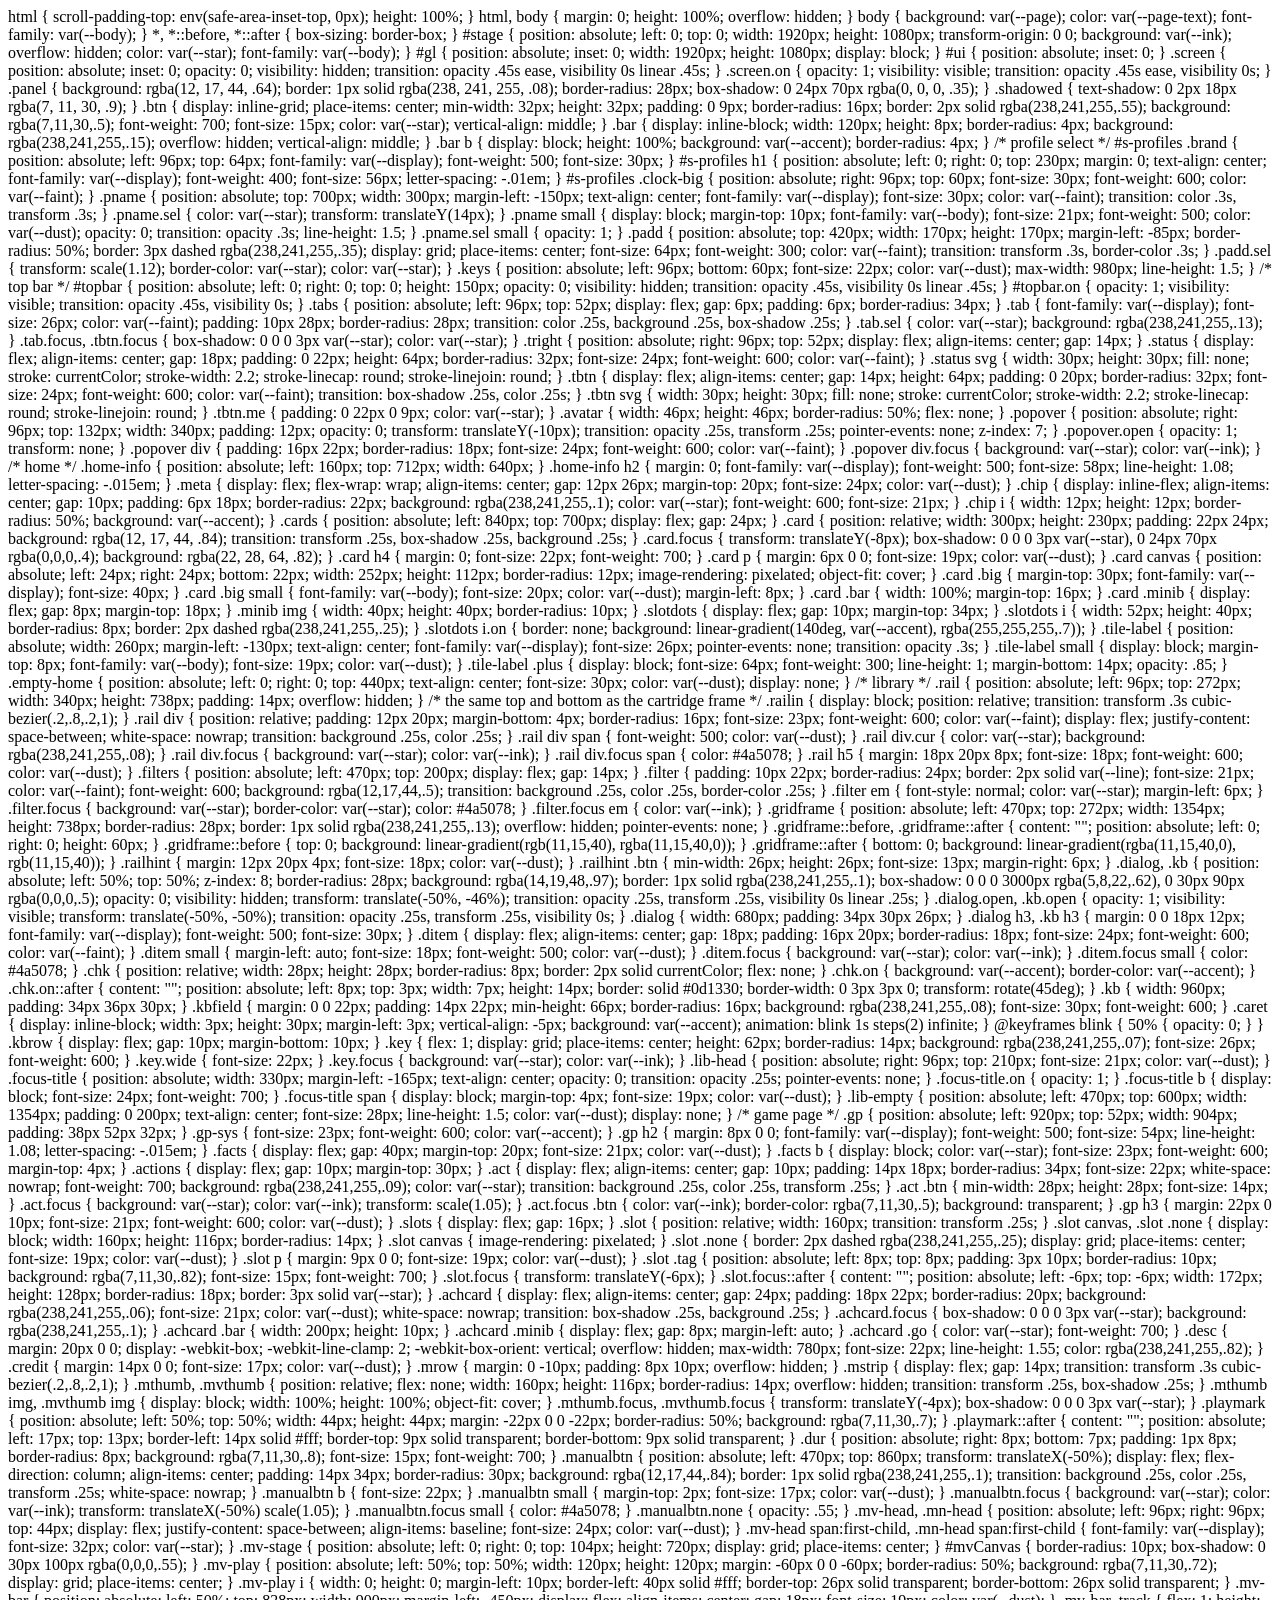
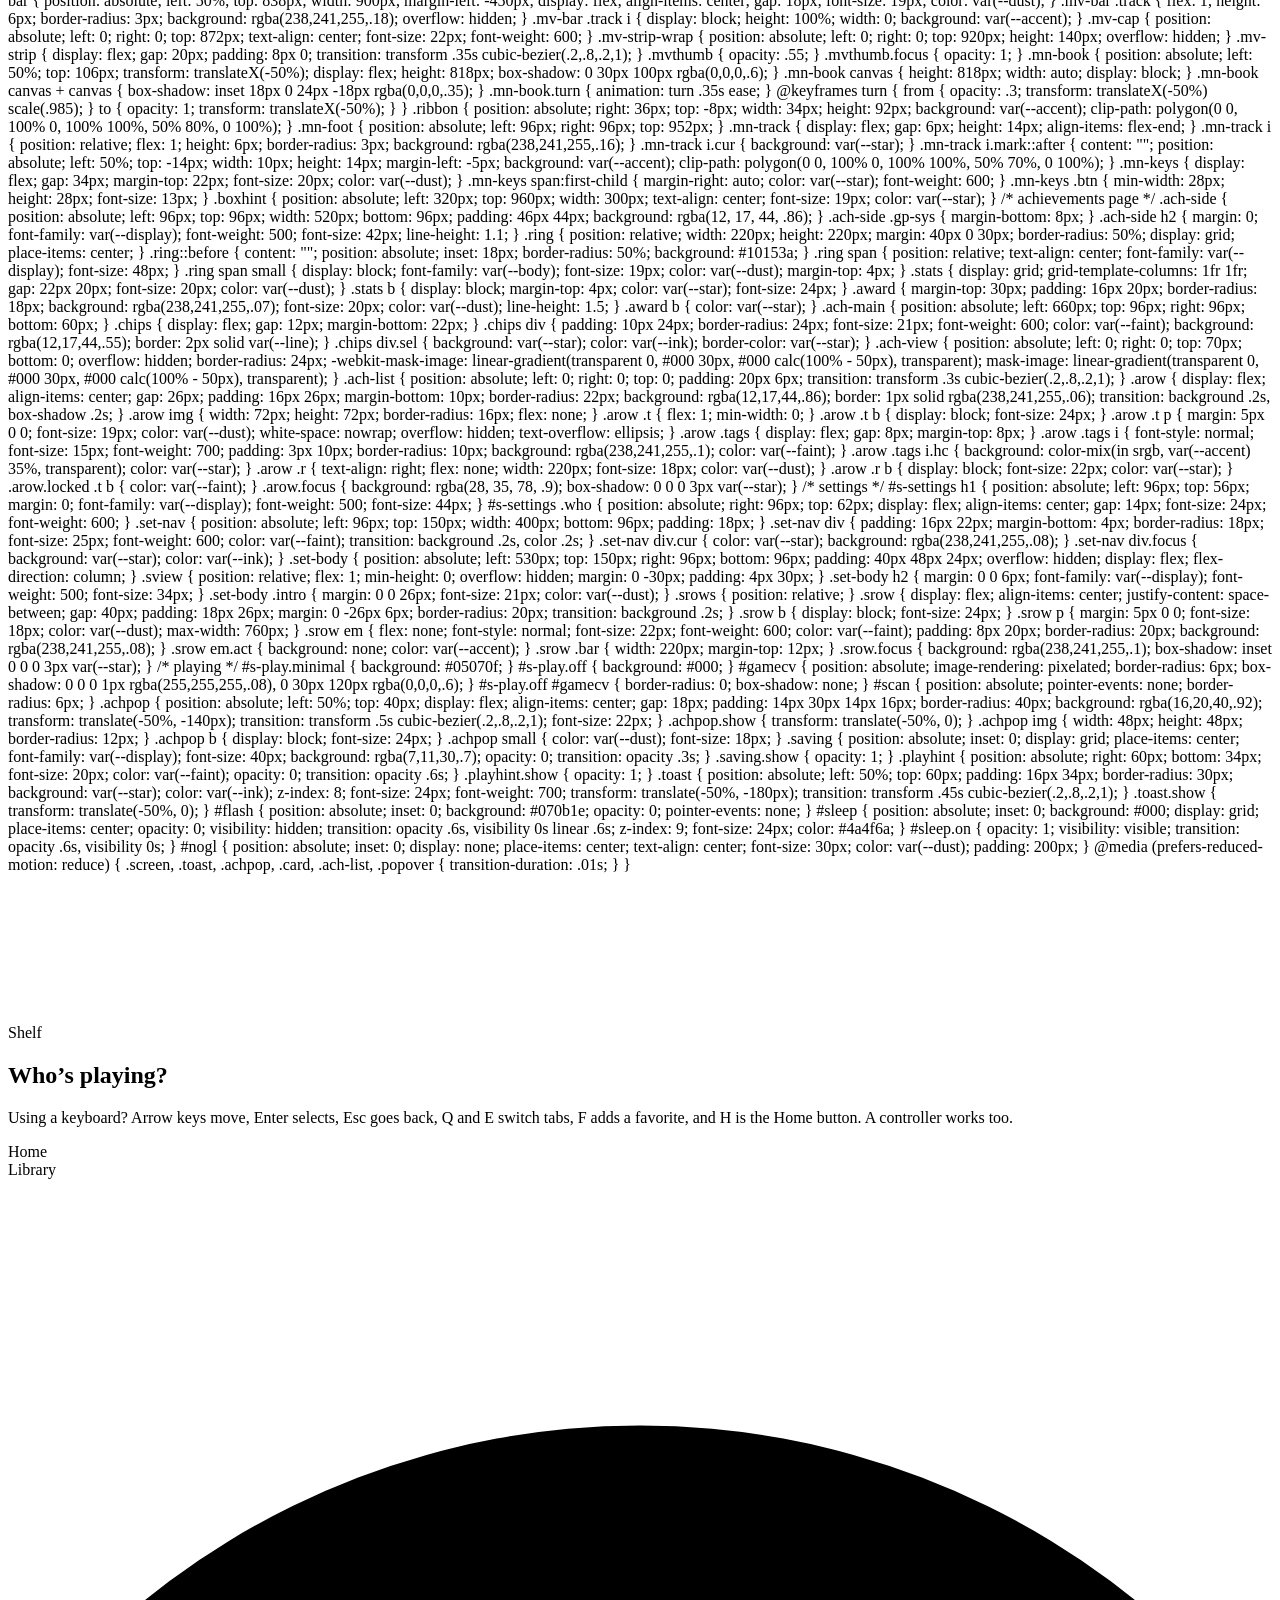
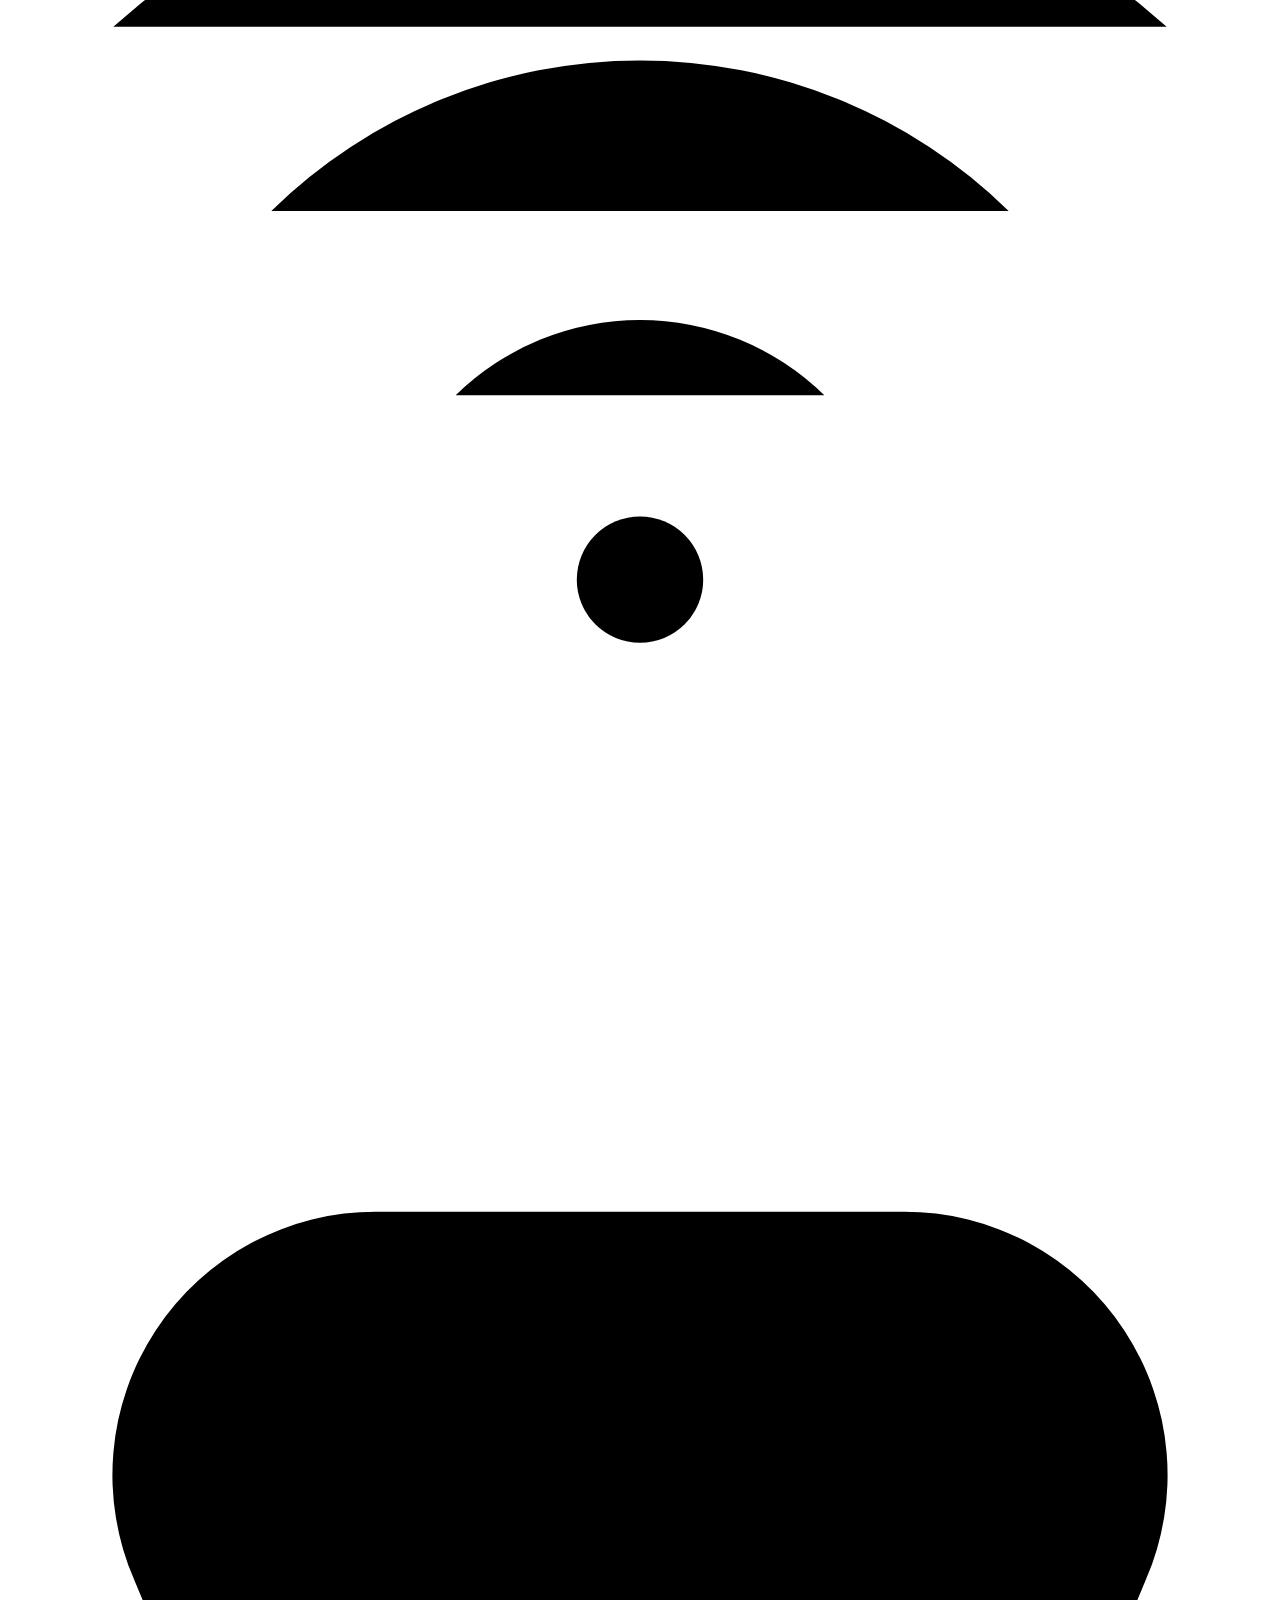
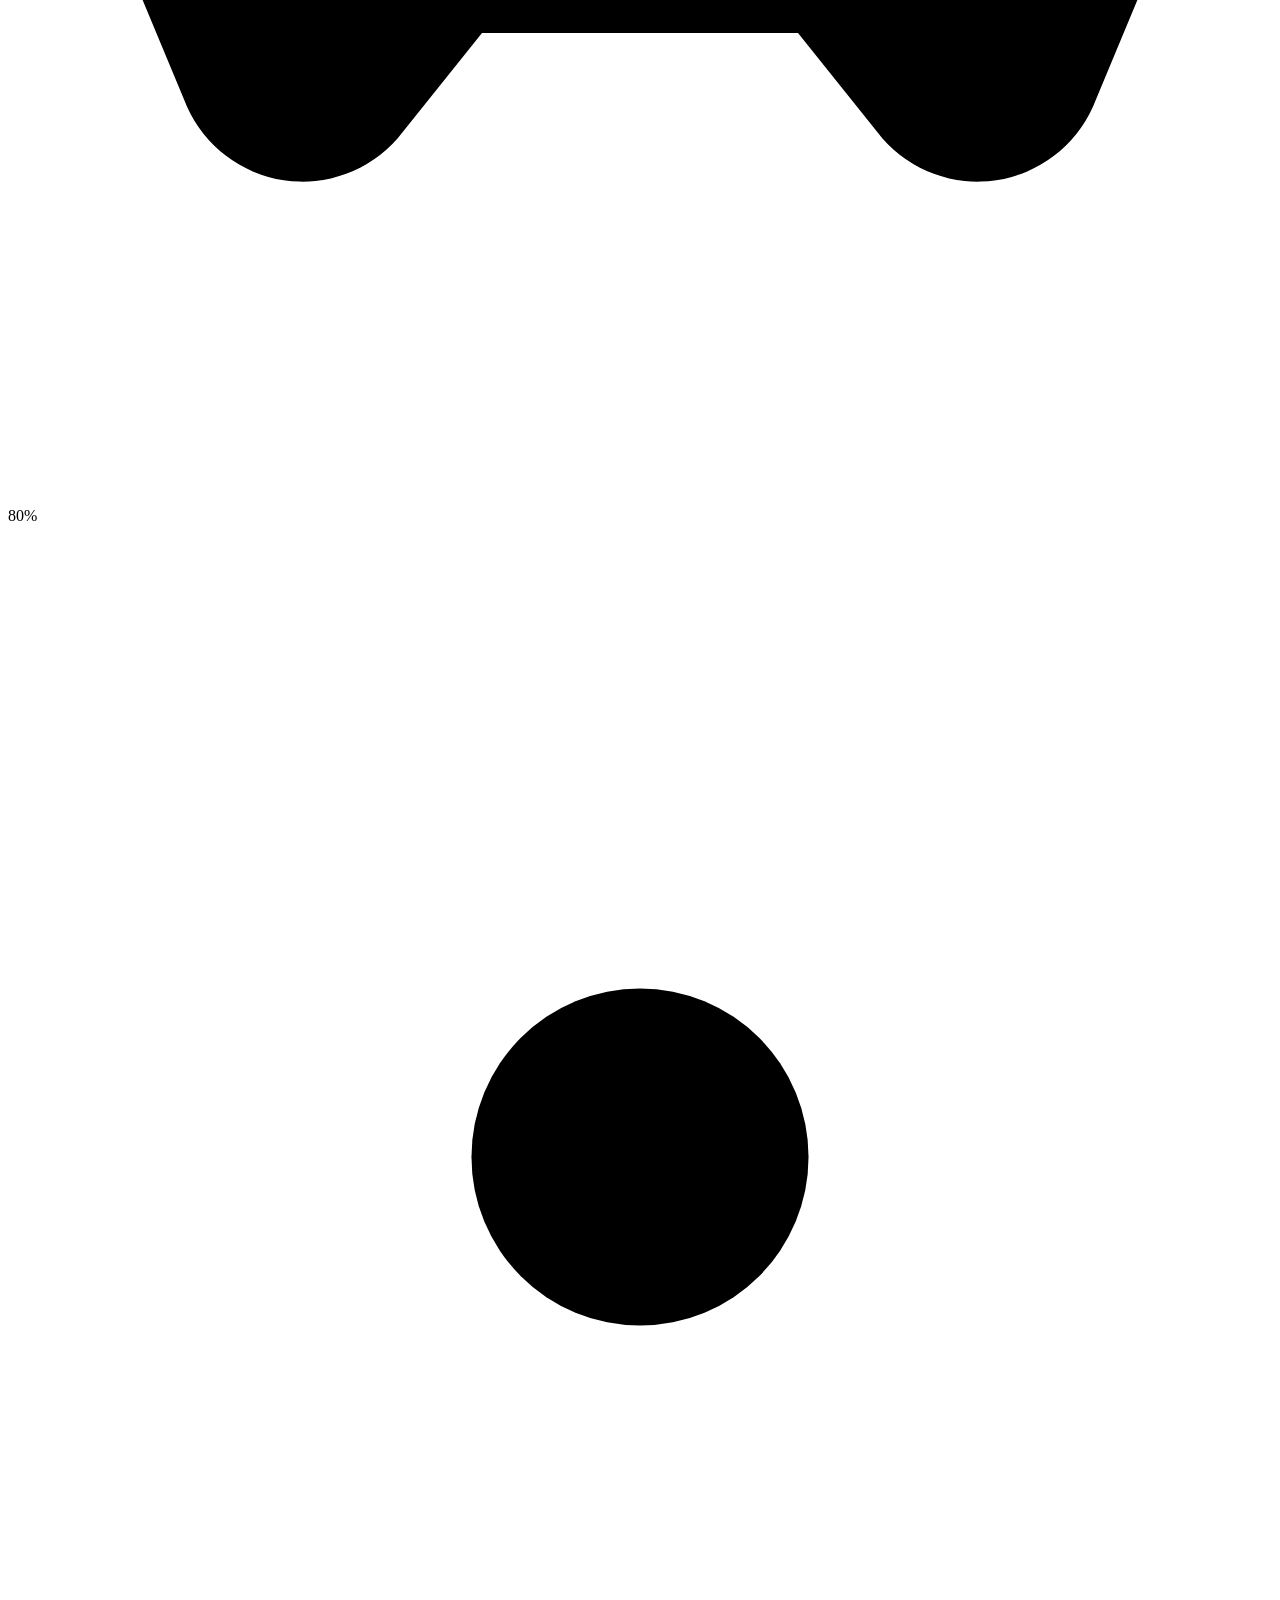
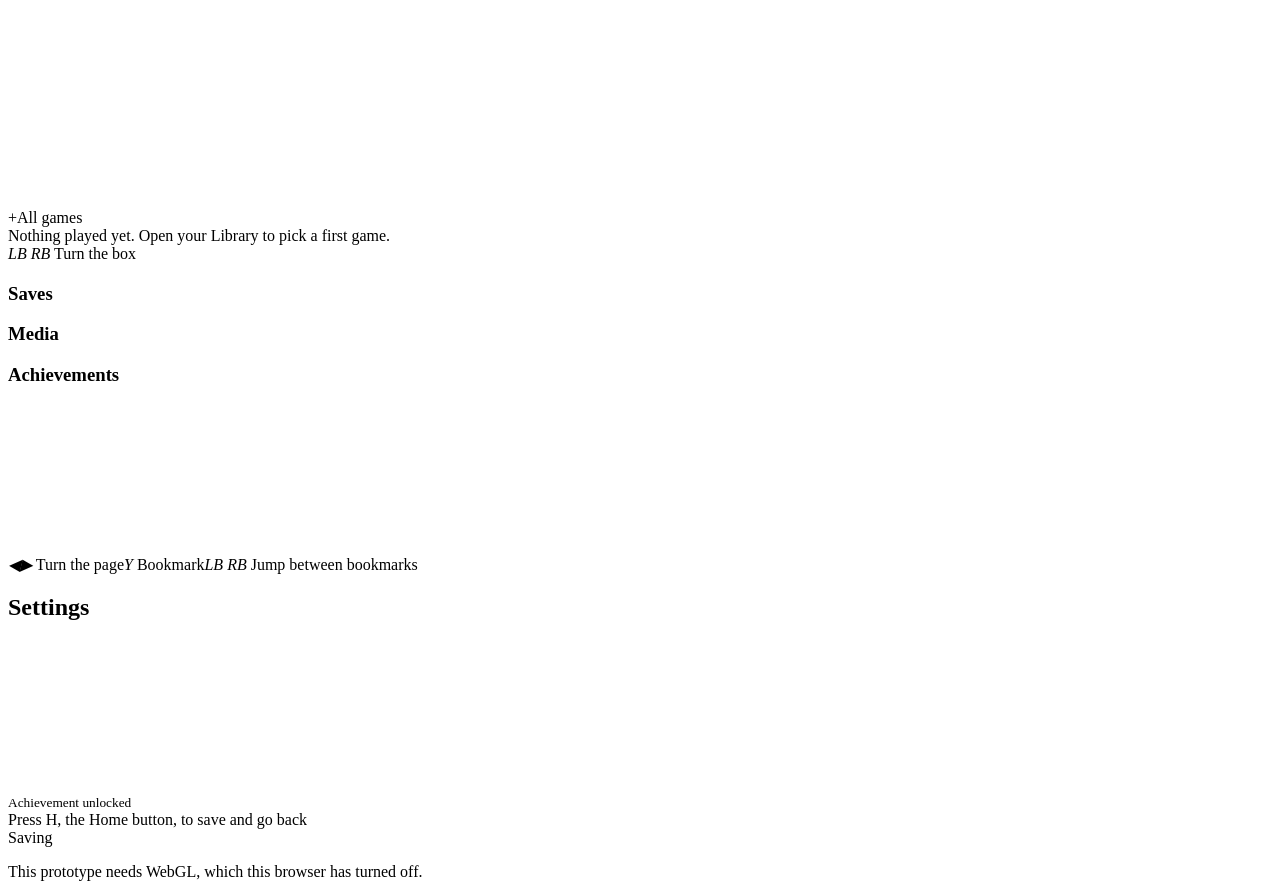
<file: prototype-source/tv/p1b.html>
html { scroll-padding-top: env(safe-area-inset-top, 0px); height: 100%; }
html, body { margin: 0; height: 100%; overflow: hidden; }
body { background: var(--page); color: var(--page-text); font-family: var(--body); }
*, *::before, *::after { box-sizing: border-box; }
#stage { position: absolute; left: 0; top: 0; width: 1920px; height: 1080px; transform-origin: 0 0; background: var(--ink); overflow: hidden; color: var(--star); font-family: var(--body); }
#gl { position: absolute; inset: 0; width: 1920px; height: 1080px; display: block; }
#ui { position: absolute; inset: 0; }
.screen { position: absolute; inset: 0; opacity: 0; visibility: hidden; transition: opacity .45s ease, visibility 0s linear .45s; }
.screen.on { opacity: 1; visibility: visible; transition: opacity .45s ease, visibility 0s; }
.panel { background: rgba(12, 17, 44, .64); border: 1px solid rgba(238, 241, 255, .08); border-radius: 28px; box-shadow: 0 24px 70px rgba(0, 0, 0, .35); }
.shadowed { text-shadow: 0 2px 18px rgba(7, 11, 30, .9); }
.btn { display: inline-grid; place-items: center; min-width: 32px; height: 32px; padding: 0 9px; border-radius: 16px; border: 2px solid rgba(238,241,255,.55);
  background: rgba(7,11,30,.5); font-weight: 700; font-size: 15px; color: var(--star); vertical-align: middle; }
.bar { display: inline-block; width: 120px; height: 8px; border-radius: 4px; background: rgba(238,241,255,.15); overflow: hidden; vertical-align: middle; }
.bar b { display: block; height: 100%; background: var(--accent); border-radius: 4px; }

/* profile select */
#s-profiles .brand { position: absolute; left: 96px; top: 64px; font-family: var(--display); font-weight: 500; font-size: 30px; }
#s-profiles h1 { position: absolute; left: 0; right: 0; top: 230px; margin: 0; text-align: center; font-family: var(--display); font-weight: 400; font-size: 56px; letter-spacing: -.01em; }
#s-profiles .clock-big { position: absolute; right: 96px; top: 60px; font-size: 30px; font-weight: 600; color: var(--faint); }
.pname { position: absolute; top: 700px; width: 300px; margin-left: -150px; text-align: center; font-family: var(--display); font-size: 30px; color: var(--faint); transition: color .3s, transform .3s; }
.pname.sel { color: var(--star); transform: translateY(14px); }
.pname small { display: block; margin-top: 10px; font-family: var(--body); font-size: 21px; font-weight: 500; color: var(--dust); opacity: 0; transition: opacity .3s; line-height: 1.5; }
.pname.sel small { opacity: 1; }
.padd { position: absolute; top: 420px; width: 170px; height: 170px; margin-left: -85px; border-radius: 50%; border: 3px dashed rgba(238,241,255,.35); display: grid; place-items: center; font-size: 64px; font-weight: 300; color: var(--faint); transition: transform .3s, border-color .3s; }
.padd.sel { transform: scale(1.12); border-color: var(--star); color: var(--star); }
.keys { position: absolute; left: 96px; bottom: 60px; font-size: 22px; color: var(--dust); max-width: 980px; line-height: 1.5; }

/* top bar */
#topbar { position: absolute; left: 0; right: 0; top: 0; height: 150px; opacity: 0; visibility: hidden; transition: opacity .45s, visibility 0s linear .45s; }
#topbar.on { opacity: 1; visibility: visible; transition: opacity .45s, visibility 0s; }
.tabs { position: absolute; left: 96px; top: 52px; display: flex; gap: 6px; padding: 6px; border-radius: 34px; }
.tab { font-family: var(--display); font-size: 26px; color: var(--faint); padding: 10px 28px; border-radius: 28px; transition: color .25s, background .25s, box-shadow .25s; }
.tab.sel { color: var(--star); background: rgba(238,241,255,.13); }
.tab.focus, .tbtn.focus { box-shadow: 0 0 0 3px var(--star); color: var(--star); }
.tright { position: absolute; right: 96px; top: 52px; display: flex; align-items: center; gap: 14px; }
.status { display: flex; align-items: center; gap: 18px; padding: 0 22px; height: 64px; border-radius: 32px; font-size: 24px; font-weight: 600; color: var(--faint); }
.status svg { width: 30px; height: 30px; fill: none; stroke: currentColor; stroke-width: 2.2; stroke-linecap: round; stroke-linejoin: round; }
.tbtn { display: flex; align-items: center; gap: 14px; height: 64px; padding: 0 20px; border-radius: 32px; font-size: 24px; font-weight: 600; color: var(--faint); transition: box-shadow .25s, color .25s; }
.tbtn svg { width: 30px; height: 30px; fill: none; stroke: currentColor; stroke-width: 2.2; stroke-linecap: round; stroke-linejoin: round; }
.tbtn.me { padding: 0 22px 0 9px; color: var(--star); }
.avatar { width: 46px; height: 46px; border-radius: 50%; flex: none; }
.popover { position: absolute; right: 96px; top: 132px; width: 340px; padding: 12px; opacity: 0; transform: translateY(-10px); transition: opacity .25s, transform .25s; pointer-events: none; z-index: 7; }
.popover.open { opacity: 1; transform: none; }
.popover div { padding: 16px 22px; border-radius: 18px; font-size: 24px; font-weight: 600; color: var(--faint); }
.popover div.focus { background: var(--star); color: var(--ink); }

/* home */
.home-info { position: absolute; left: 160px; top: 712px; width: 640px; }
.home-info h2 { margin: 0; font-family: var(--display); font-weight: 500; font-size: 58px; line-height: 1.08; letter-spacing: -.015em; }
.meta { display: flex; flex-wrap: wrap; align-items: center; gap: 12px 26px; margin-top: 20px; font-size: 24px; color: var(--dust); }
.chip { display: inline-flex; align-items: center; gap: 10px; padding: 6px 18px; border-radius: 22px; background: rgba(238,241,255,.1); color: var(--star); font-weight: 600; font-size: 21px; }
.chip i { width: 12px; height: 12px; border-radius: 50%; background: var(--accent); }
.cards { position: absolute; left: 840px; top: 700px; display: flex; gap: 24px; }
.card { position: relative; width: 300px; height: 230px; padding: 22px 24px; background: rgba(12, 17, 44, .84); transition: transform .25s, box-shadow .25s, background .25s; }
.card.focus { transform: translateY(-8px); box-shadow: 0 0 0 3px var(--star), 0 24px 70px rgba(0,0,0,.4); background: rgba(22, 28, 64, .82); }
.card h4 { margin: 0; font-size: 22px; font-weight: 700; }
.card p { margin: 6px 0 0; font-size: 19px; color: var(--dust); }
.card canvas { position: absolute; left: 24px; right: 24px; bottom: 22px; width: 252px; height: 112px; border-radius: 12px; image-rendering: pixelated; object-fit: cover; }
.card .big { margin-top: 30px; font-family: var(--display); font-size: 40px; }
.card .big small { font-family: var(--body); font-size: 20px; color: var(--dust); margin-left: 8px; }
.card .bar { width: 100%; margin-top: 16px; }
.card .minib { display: flex; gap: 8px; margin-top: 18px; }
.minib img { width: 40px; height: 40px; border-radius: 10px; }
.slotdots { display: flex; gap: 10px; margin-top: 34px; }
.slotdots i { width: 52px; height: 40px; border-radius: 8px; border: 2px dashed rgba(238,241,255,.25); }
.slotdots i.on { border: none; background: linear-gradient(140deg, var(--accent), rgba(255,255,255,.7)); }
.tile-label { position: absolute; width: 260px; margin-left: -130px; text-align: center; font-family: var(--display); font-size: 26px; pointer-events: none; transition: opacity .3s; }
.tile-label small { display: block; margin-top: 8px; font-family: var(--body); font-size: 19px; color: var(--dust); }
.tile-label .plus { display: block; font-size: 64px; font-weight: 300; line-height: 1; margin-bottom: 14px; opacity: .85; }
.empty-home { position: absolute; left: 0; right: 0; top: 440px; text-align: center; font-size: 30px; color: var(--dust); display: none; }

/* library */
.rail { position: absolute; left: 96px; top: 272px; width: 340px; height: 738px; padding: 14px; overflow: hidden; }   /* the same top and bottom as the cartridge frame */
.railin { display: block; position: relative; transition: transform .3s cubic-bezier(.2,.8,.2,1); }
.rail div { position: relative; padding: 12px 20px; margin-bottom: 4px; border-radius: 16px; font-size: 23px; font-weight: 600; color: var(--faint); display: flex; justify-content: space-between; white-space: nowrap; transition: background .25s, color .25s; }
.rail div span { font-weight: 500; color: var(--dust); }
.rail div.cur { color: var(--star); background: rgba(238,241,255,.08); }
.rail div.focus { background: var(--star); color: var(--ink); }
.rail div.focus span { color: #4a5078; }
.rail h5 { margin: 18px 20px 8px; font-size: 18px; font-weight: 600; color: var(--dust); }
.filters { position: absolute; left: 470px; top: 200px; display: flex; gap: 14px; }
.filter { padding: 10px 22px; border-radius: 24px; border: 2px solid var(--line); font-size: 21px; color: var(--faint); font-weight: 600; background: rgba(12,17,44,.5); transition: background .25s, color .25s, border-color .25s; }
.filter em { font-style: normal; color: var(--star); margin-left: 6px; }
.filter.focus { background: var(--star); border-color: var(--star); color: #4a5078; }
.filter.focus em { color: var(--ink); }
.gridframe { position: absolute; left: 470px; top: 272px; width: 1354px; height: 738px; border-radius: 28px; border: 1px solid rgba(238,241,255,.13); overflow: hidden; pointer-events: none; }
.gridframe::before, .gridframe::after { content: ""; position: absolute; left: 0; right: 0; height: 60px; }
.gridframe::before { top: 0; background: linear-gradient(rgb(11,15,40), rgba(11,15,40,0)); }
.gridframe::after { bottom: 0; background: linear-gradient(rgba(11,15,40,0), rgb(11,15,40)); }
.railhint { margin: 12px 20px 4px; font-size: 18px; color: var(--dust); }
.railhint .btn { min-width: 26px; height: 26px; font-size: 13px; margin-right: 6px; }
.dialog, .kb { position: absolute; left: 50%; top: 50%; z-index: 8; border-radius: 28px; background: rgba(14,19,48,.97); border: 1px solid rgba(238,241,255,.1);
  box-shadow: 0 0 0 3000px rgba(5,8,22,.62), 0 30px 90px rgba(0,0,0,.5); opacity: 0; visibility: hidden; transform: translate(-50%, -46%);
  transition: opacity .25s, transform .25s, visibility 0s linear .25s; }
.dialog.open, .kb.open { opacity: 1; visibility: visible; transform: translate(-50%, -50%); transition: opacity .25s, transform .25s, visibility 0s; }
.dialog { width: 680px; padding: 34px 30px 26px; }
.dialog h3, .kb h3 { margin: 0 0 18px 12px; font-family: var(--display); font-weight: 500; font-size: 30px; }
.ditem { display: flex; align-items: center; gap: 18px; padding: 16px 20px; border-radius: 18px; font-size: 24px; font-weight: 600; color: var(--faint); }
.ditem small { margin-left: auto; font-size: 18px; font-weight: 500; color: var(--dust); }
.ditem.focus { background: var(--star); color: var(--ink); }
.ditem.focus small { color: #4a5078; }
.chk { position: relative; width: 28px; height: 28px; border-radius: 8px; border: 2px solid currentColor; flex: none; }
.chk.on { background: var(--accent); border-color: var(--accent); }
.chk.on::after { content: ""; position: absolute; left: 8px; top: 3px; width: 7px; height: 14px; border: solid #0d1330; border-width: 0 3px 3px 0; transform: rotate(45deg); }
.kb { width: 960px; padding: 34px 36px 30px; }
.kbfield { margin: 0 0 22px; padding: 14px 22px; min-height: 66px; border-radius: 16px; background: rgba(238,241,255,.08); font-size: 30px; font-weight: 600; }
.caret { display: inline-block; width: 3px; height: 30px; margin-left: 3px; vertical-align: -5px; background: var(--accent); animation: blink 1s steps(2) infinite; }
@keyframes blink { 50% { opacity: 0; } }
.kbrow { display: flex; gap: 10px; margin-bottom: 10px; }
.key { flex: 1; display: grid; place-items: center; height: 62px; border-radius: 14px; background: rgba(238,241,255,.07); font-size: 26px; font-weight: 600; }
.key.wide { font-size: 22px; }
.key.focus { background: var(--star); color: var(--ink); }
.lib-head { position: absolute; right: 96px; top: 210px; font-size: 21px; color: var(--dust); }
.focus-title { position: absolute; width: 330px; margin-left: -165px; text-align: center; opacity: 0; transition: opacity .25s; pointer-events: none; }
.focus-title.on { opacity: 1; }
.focus-title b { display: block; font-size: 24px; font-weight: 700; }
.focus-title span { display: block; margin-top: 4px; font-size: 19px; color: var(--dust); }
.lib-empty { position: absolute; left: 470px; top: 600px; width: 1354px; padding: 0 200px; text-align: center; font-size: 28px; line-height: 1.5; color: var(--dust); display: none; }

/* game page */
.gp { position: absolute; left: 920px; top: 52px; width: 904px; padding: 38px 52px 32px; }
.gp-sys { font-size: 23px; font-weight: 600; color: var(--accent); }
.gp h2 { margin: 8px 0 0; font-family: var(--display); font-weight: 500; font-size: 54px; line-height: 1.08; letter-spacing: -.015em; }
.facts { display: flex; gap: 40px; margin-top: 20px; font-size: 21px; color: var(--dust); }
.facts b { display: block; color: var(--star); font-size: 23px; font-weight: 600; margin-top: 4px; }
.actions { display: flex; gap: 10px; margin-top: 30px; }
.act { display: flex; align-items: center; gap: 10px; padding: 14px 18px; border-radius: 34px; font-size: 22px; white-space: nowrap; font-weight: 700; background: rgba(238,241,255,.09); color: var(--star); transition: background .25s, color .25s, transform .25s; }
.act .btn { min-width: 28px; height: 28px; font-size: 14px; }
.act.focus { background: var(--star); color: var(--ink); transform: scale(1.05); }
.act.focus .btn { color: var(--ink); border-color: rgba(7,11,30,.5); background: transparent; }
.gp h3 { margin: 22px 0 10px; font-size: 21px; font-weight: 600; color: var(--dust); }
.slots { display: flex; gap: 16px; }
.slot { position: relative; width: 160px; transition: transform .25s; }
.slot canvas, .slot .none { display: block; width: 160px; height: 116px; border-radius: 14px; }
.slot canvas { image-rendering: pixelated; }
.slot .none { border: 2px dashed rgba(238,241,255,.25); display: grid; place-items: center; font-size: 19px; color: var(--dust); }
.slot p { margin: 9px 0 0; font-size: 19px; color: var(--dust); }
.slot .tag { position: absolute; left: 8px; top: 8px; padding: 3px 10px; border-radius: 10px; background: rgba(7,11,30,.82); font-size: 15px; font-weight: 700; }
.slot.focus { transform: translateY(-6px); }
.slot.focus::after { content: ""; position: absolute; left: -6px; top: -6px; width: 172px; height: 128px; border-radius: 18px; border: 3px solid var(--star); }
.achcard { display: flex; align-items: center; gap: 24px; padding: 18px 22px; border-radius: 20px; background: rgba(238,241,255,.06); font-size: 21px; color: var(--dust); white-space: nowrap; transition: box-shadow .25s, background .25s; }
.achcard.focus { box-shadow: 0 0 0 3px var(--star); background: rgba(238,241,255,.1); }
.achcard .bar { width: 200px; height: 10px; }
.achcard .minib { display: flex; gap: 8px; margin-left: auto; }
.achcard .go { color: var(--star); font-weight: 700; }
.desc { margin: 20px 0 0; display: -webkit-box; -webkit-line-clamp: 2; -webkit-box-orient: vertical; overflow: hidden; max-width: 780px; font-size: 22px; line-height: 1.55; color: rgba(238,241,255,.82); }
.credit { margin: 14px 0 0; font-size: 17px; color: var(--dust); }
.mrow { margin: 0 -10px; padding: 8px 10px; overflow: hidden; }
.mstrip { display: flex; gap: 14px; transition: transform .3s cubic-bezier(.2,.8,.2,1); }
.mthumb, .mvthumb { position: relative; flex: none; width: 160px; height: 116px; border-radius: 14px; overflow: hidden; transition: transform .25s, box-shadow .25s; }
.mthumb img, .mvthumb img { display: block; width: 100%; height: 100%; object-fit: cover; }
.mthumb.focus, .mvthumb.focus { transform: translateY(-4px); box-shadow: 0 0 0 3px var(--star); }
.playmark { position: absolute; left: 50%; top: 50%; width: 44px; height: 44px; margin: -22px 0 0 -22px; border-radius: 50%; background: rgba(7,11,30,.7); }
.playmark::after { content: ""; position: absolute; left: 17px; top: 13px; border-left: 14px solid #fff; border-top: 9px solid transparent; border-bottom: 9px solid transparent; }
.dur { position: absolute; right: 8px; bottom: 7px; padding: 1px 8px; border-radius: 8px; background: rgba(7,11,30,.8); font-size: 15px; font-weight: 700; }
.manualbtn { position: absolute; left: 470px; top: 860px; transform: translateX(-50%); display: flex; flex-direction: column; align-items: center; padding: 14px 34px;
  border-radius: 30px; background: rgba(12,17,44,.84); border: 1px solid rgba(238,241,255,.1); transition: background .25s, color .25s, transform .25s; white-space: nowrap; }
.manualbtn b { font-size: 22px; } .manualbtn small { margin-top: 2px; font-size: 17px; color: var(--dust); }
.manualbtn.focus { background: var(--star); color: var(--ink); transform: translateX(-50%) scale(1.05); }
.manualbtn.focus small { color: #4a5078; }
.manualbtn.none { opacity: .55; }
.mv-head, .mn-head { position: absolute; left: 96px; right: 96px; top: 44px; display: flex; justify-content: space-between; align-items: baseline; font-size: 24px; color: var(--dust); }
.mv-head span:first-child, .mn-head span:first-child { font-family: var(--display); font-size: 32px; color: var(--star); }
.mv-stage { position: absolute; left: 0; right: 0; top: 104px; height: 720px; display: grid; place-items: center; }
#mvCanvas { border-radius: 10px; box-shadow: 0 30px 100px rgba(0,0,0,.55); }
.mv-play { position: absolute; left: 50%; top: 50%; width: 120px; height: 120px; margin: -60px 0 0 -60px; border-radius: 50%; background: rgba(7,11,30,.72); display: grid; place-items: center; }
.mv-play i { width: 0; height: 0; margin-left: 10px; border-left: 40px solid #fff; border-top: 26px solid transparent; border-bottom: 26px solid transparent; }
.mv-bar { position: absolute; left: 50%; top: 838px; width: 900px; margin-left: -450px; display: flex; align-items: center; gap: 18px; font-size: 19px; color: var(--dust); }
.mv-bar .track { flex: 1; height: 6px; border-radius: 3px; background: rgba(238,241,255,.18); overflow: hidden; }
.mv-bar .track i { display: block; height: 100%; width: 0; background: var(--accent); }
.mv-cap { position: absolute; left: 0; right: 0; top: 872px; text-align: center; font-size: 22px; font-weight: 600; }
.mv-strip-wrap { position: absolute; left: 0; right: 0; top: 920px; height: 140px; overflow: hidden; }
.mv-strip { display: flex; gap: 20px; padding: 8px 0; transition: transform .35s cubic-bezier(.2,.8,.2,1); }
.mvthumb { opacity: .55; } .mvthumb.focus { opacity: 1; }
.mn-book { position: absolute; left: 50%; top: 106px; transform: translateX(-50%); display: flex; height: 818px; box-shadow: 0 30px 100px rgba(0,0,0,.6); }
.mn-book canvas { height: 818px; width: auto; display: block; }
.mn-book canvas + canvas { box-shadow: inset 18px 0 24px -18px rgba(0,0,0,.35); }
.mn-book.turn { animation: turn .35s ease; }
@keyframes turn { from { opacity: .3; transform: translateX(-50%) scale(.985); } to { opacity: 1; transform: translateX(-50%); } }
.ribbon { position: absolute; right: 36px; top: -8px; width: 34px; height: 92px; background: var(--accent); clip-path: polygon(0 0, 100% 0, 100% 100%, 50% 80%, 0 100%); }
.mn-foot { position: absolute; left: 96px; right: 96px; top: 952px; }
.mn-track { display: flex; gap: 6px; height: 14px; align-items: flex-end; }
.mn-track i { position: relative; flex: 1; height: 6px; border-radius: 3px; background: rgba(238,241,255,.16); }
.mn-track i.cur { background: var(--star); }
.mn-track i.mark::after { content: ""; position: absolute; left: 50%; top: -14px; width: 10px; height: 14px; margin-left: -5px; background: var(--accent); clip-path: polygon(0 0, 100% 0, 100% 100%, 50% 70%, 0 100%); }
.mn-keys { display: flex; gap: 34px; margin-top: 22px; font-size: 20px; color: var(--dust); }
.mn-keys span:first-child { margin-right: auto; color: var(--star); font-weight: 600; }
.mn-keys .btn { min-width: 28px; height: 28px; font-size: 13px; }
.boxhint { position: absolute; left: 320px; top: 960px; width: 300px; text-align: center; font-size: 19px; color: var(--star); }

/* achievements page */
.ach-side { position: absolute; left: 96px; top: 96px; width: 520px; bottom: 96px; padding: 46px 44px; background: rgba(12, 17, 44, .86); }
.ach-side .gp-sys { margin-bottom: 8px; }
.ach-side h2 { margin: 0; font-family: var(--display); font-weight: 500; font-size: 42px; line-height: 1.1; }
.ring { position: relative; width: 220px; height: 220px; margin: 40px 0 30px; border-radius: 50%; display: grid; place-items: center; }
.ring::before { content: ""; position: absolute; inset: 18px; border-radius: 50%; background: #10153a; }
.ring span { position: relative; text-align: center; font-family: var(--display); font-size: 48px; }
.ring span small { display: block; font-family: var(--body); font-size: 19px; color: var(--dust); margin-top: 4px; }
.stats { display: grid; grid-template-columns: 1fr 1fr; gap: 22px 20px; font-size: 20px; color: var(--dust); }
.stats b { display: block; margin-top: 4px; color: var(--star); font-size: 24px; }
.award { margin-top: 30px; padding: 16px 20px; border-radius: 18px; background: rgba(238,241,255,.07); font-size: 20px; color: var(--dust); line-height: 1.5; }
.award b { color: var(--star); }
.ach-main { position: absolute; left: 660px; top: 96px; right: 96px; bottom: 60px; }
.chips { display: flex; gap: 12px; margin-bottom: 22px; }
.chips div { padding: 10px 24px; border-radius: 24px; font-size: 21px; font-weight: 600; color: var(--faint); background: rgba(12,17,44,.55); border: 2px solid var(--line); }
.chips div.sel { background: var(--star); color: var(--ink); border-color: var(--star); }
.ach-view { position: absolute; left: 0; right: 0; top: 70px; bottom: 0; overflow: hidden; border-radius: 24px;
  -webkit-mask-image: linear-gradient(transparent 0, #000 30px, #000 calc(100% - 50px), transparent); mask-image: linear-gradient(transparent 0, #000 30px, #000 calc(100% - 50px), transparent); }
.ach-list { position: absolute; left: 0; right: 0; top: 0; padding: 20px 6px; transition: transform .3s cubic-bezier(.2,.8,.2,1); }
.arow { display: flex; align-items: center; gap: 26px; padding: 16px 26px; margin-bottom: 10px; border-radius: 22px; background: rgba(12,17,44,.86); border: 1px solid rgba(238,241,255,.06); transition: background .2s, box-shadow .2s; }
.arow img { width: 72px; height: 72px; border-radius: 16px; flex: none; }
.arow .t { flex: 1; min-width: 0; }
.arow .t b { display: block; font-size: 24px; }
.arow .t p { margin: 5px 0 0; font-size: 19px; color: var(--dust); white-space: nowrap; overflow: hidden; text-overflow: ellipsis; }
.arow .tags { display: flex; gap: 8px; margin-top: 8px; }
.arow .tags i { font-style: normal; font-size: 15px; font-weight: 700; padding: 3px 10px; border-radius: 10px; background: rgba(238,241,255,.1); color: var(--faint); }
.arow .tags i.hc { background: color-mix(in srgb, var(--accent) 35%, transparent); color: var(--star); }
.arow .r { text-align: right; flex: none; width: 220px; font-size: 18px; color: var(--dust); }
.arow .r b { display: block; font-size: 22px; color: var(--star); }
.arow.locked .t b { color: var(--faint); }
.arow.focus { background: rgba(28, 35, 78, .9); box-shadow: 0 0 0 3px var(--star); }

/* settings */
#s-settings h1 { position: absolute; left: 96px; top: 56px; margin: 0; font-family: var(--display); font-weight: 500; font-size: 44px; }
#s-settings .who { position: absolute; right: 96px; top: 62px; display: flex; align-items: center; gap: 14px; font-size: 24px; font-weight: 600; }
.set-nav { position: absolute; left: 96px; top: 150px; width: 400px; bottom: 96px; padding: 18px; }
.set-nav div { padding: 16px 22px; margin-bottom: 4px; border-radius: 18px; font-size: 25px; font-weight: 600; color: var(--faint); transition: background .2s, color .2s; }
.set-nav div.cur { color: var(--star); background: rgba(238,241,255,.08); }
.set-nav div.focus { background: var(--star); color: var(--ink); }
.set-body { position: absolute; left: 530px; top: 150px; right: 96px; bottom: 96px; padding: 40px 48px 24px; overflow: hidden; display: flex; flex-direction: column; }
.sview { position: relative; flex: 1; min-height: 0; overflow: hidden; margin: 0 -30px; padding: 4px 30px; }
.set-body h2 { margin: 0 0 6px; font-family: var(--display); font-weight: 500; font-size: 34px; }
.set-body .intro { margin: 0 0 26px; font-size: 21px; color: var(--dust); }
.srows { position: relative; }
.srow { display: flex; align-items: center; justify-content: space-between; gap: 40px; padding: 18px 26px; margin: 0 -26px 6px; border-radius: 20px; transition: background .2s; }
.srow b { display: block; font-size: 24px; }
.srow p { margin: 5px 0 0; font-size: 18px; color: var(--dust); max-width: 760px; }
.srow em { flex: none; font-style: normal; font-size: 22px; font-weight: 600; color: var(--faint); padding: 8px 20px; border-radius: 20px; background: rgba(238,241,255,.08); }
.srow em.act { background: none; color: var(--accent); }
.srow .bar { width: 220px; margin-top: 12px; }
.srow.focus { background: rgba(238,241,255,.1); box-shadow: inset 0 0 0 3px var(--star); }

/* playing */
#s-play.minimal { background: #05070f; }
#s-play.off { background: #000; }
#gamecv { position: absolute; image-rendering: pixelated; border-radius: 6px; box-shadow: 0 0 0 1px rgba(255,255,255,.08), 0 30px 120px rgba(0,0,0,.6); }
#s-play.off #gamecv { border-radius: 0; box-shadow: none; }
#scan { position: absolute; pointer-events: none; border-radius: 6px; }
.achpop { position: absolute; left: 50%; top: 40px; display: flex; align-items: center; gap: 18px; padding: 14px 30px 14px 16px; border-radius: 40px; background: rgba(16,20,40,.92); transform: translate(-50%, -140px); transition: transform .5s cubic-bezier(.2,.8,.2,1); font-size: 22px; }
.achpop.show { transform: translate(-50%, 0); }
.achpop img { width: 48px; height: 48px; border-radius: 12px; }
.achpop b { display: block; font-size: 24px; }
.achpop small { color: var(--dust); font-size: 18px; }
.saving { position: absolute; inset: 0; display: grid; place-items: center; font-family: var(--display); font-size: 40px; background: rgba(7,11,30,.7); opacity: 0; transition: opacity .3s; }
.saving.show { opacity: 1; }
.playhint { position: absolute; right: 60px; bottom: 34px; font-size: 20px; color: var(--faint); opacity: 0; transition: opacity .6s; }
.playhint.show { opacity: 1; }

.toast { position: absolute; left: 50%; top: 60px; padding: 16px 34px; border-radius: 30px; background: var(--star); color: var(--ink); z-index: 8;
  font-size: 24px; font-weight: 700; transform: translate(-50%, -180px); transition: transform .45s cubic-bezier(.2,.8,.2,1); }
.toast.show { transform: translate(-50%, 0); }
#flash { position: absolute; inset: 0; background: #070b1e; opacity: 0; pointer-events: none; }
#sleep { position: absolute; inset: 0; background: #000; display: grid; place-items: center; opacity: 0; visibility: hidden; transition: opacity .6s, visibility 0s linear .6s; z-index: 9; font-size: 24px; color: #4a4f6a; }
#sleep.on { opacity: 1; visibility: visible; transition: opacity .6s, visibility 0s; }
#nogl { position: absolute; inset: 0; display: none; place-items: center; text-align: center; font-size: 30px; color: var(--dust); padding: 200px; }
@media (prefers-reduced-motion: reduce) { .screen, .toast, .achpop, .card, .ach-list, .popover { transition-duration: .01s; } }
</style>
</head>
<body>
<div id="stage">
  <canvas id="gl"></canvas>
  <div id="ui">
    <section id="s-profiles" class="screen">
      <div class="brand">Shelf</div>
      <div class="clock-big" id="clockBig"></div>
      <h1>Who’s playing?</h1>
      <div id="plist"></div>
      <p class="keys">Using a keyboard? Arrow keys move, Enter selects, Esc goes back, Q and E switch tabs, F adds a favorite, and H is the Home button. A controller works too.</p>
    </section>
    <header id="topbar">
      <nav class="tabs panel"><div class="tab" data-k="home">Home</div><div class="tab" data-k="library">Library</div></nav>
      <div class="tright">
        <div class="status panel" aria-label="Wi-Fi connected, controller battery 80%">
          <svg viewBox="0 0 24 24"><path d="M2 8.5a15 15 0 0 1 20 0M5 12a10 10 0 0 1 14 0M8.5 15.5a5 5 0 0 1 7 0"/><circle cx="12" cy="19" r="1.2" fill="currentColor"/></svg>
          <svg viewBox="0 0 24 24"><path d="M7 7h10a5 5 0 0 1 4.6 7l-1 2.4a2.4 2.4 0 0 1-4 .6L15 15H9l-1.6 2a2.4 2.4 0 0 1-4-.6l-1-2.4A5 5 0 0 1 7 7z"/><path d="M7 10v3M5.5 11.5h3"/><circle cx="16" cy="11" r=".8" fill="currentColor"/><circle cx="18" cy="13" r=".8" fill="currentColor"/></svg>
          <span>80%</span><span id="clock"></span>
        </div>
        <div class="tbtn panel" data-k="settings" aria-label="Settings"><svg viewBox="0 0 24 24"><circle cx="12" cy="12" r="3.2"/><path d="M12 2.5v3M12 18.5v3M4.2 6.2l2.1 2.1M17.7 15.7l2.1 2.1M2.5 12h3M18.5 12h3M4.2 17.8l2.1-2.1M17.7 8.3l2.1-2.1"/></svg></div>
        <div class="tbtn me panel" data-k="profile"><i class="avatar" id="avatar"></i><span id="meName"></span></div>
      </div>
    </header>
    <div class="popover panel" id="pmenu"></div>
    <div class="dialog" id="dlg"></div>
    <div class="kb" id="kb"></div>
    <section id="s-home" class="screen">
      <div class="home-info shadowed" id="homeInfo"><h2 id="hTitle"></h2><div class="meta" id="hMeta"></div></div>
      <div class="cards" id="hCards"></div>
      <div class="tile-label" id="allLabel"><span class="plus">+</span>All games<small id="allCount"></small></div>
      <div class="empty-home" id="homeEmpty">Nothing played yet. Open your Library to pick a first game.</div>
    </section>
    <section id="s-library" class="screen">
      <div class="gridframe"></div>
      <div class="rail panel" id="rail"></div>
      <div class="filters" id="filters"></div>
      <div class="lib-head" id="libHead"></div>
      <div class="focus-title shadowed" id="lFocus"><b></b><span></span></div>
      <div class="lib-empty" id="libEmpty"></div>
    </section>
    <section id="s-game" class="screen">
      <div class="manualbtn" id="gManual"></div>
      <div class="boxhint shadowed"><i class="btn">LB</i> <i class="btn">RB</i> Turn the box</div>
      <div class="gp panel">
        <div class="gp-sys" id="gSys"></div>
        <h2 id="gTitle"></h2>
        <div class="facts" id="gFacts"></div>
        <div class="actions" id="gActions"></div>
        <h3>Saves</h3>
        <div class="slots" id="gSlots"></div>
        <h3>Media</h3>
        <div class="mrow"><div class="mstrip" id="gMedia"></div></div>
        <h3>Achievements</h3>
        <div class="achcard" id="gAch"></div>
        <p class="desc" id="gDesc"></p>
        <p class="credit" id="gCredit"></p>
      </div>
    </section>
    <section id="s-media" class="screen">
      <div class="mv-head shadowed"><span id="mvTitle"></span><span id="mvCount"></span></div>
      <div class="mv-stage"><canvas id="mvCanvas"></canvas><div class="mv-play" id="mvPlay"><i></i></div></div>
      <div class="mv-bar" id="mvBar"><i class="track"><i></i></i><span></span></div>
      <div class="mv-cap shadowed" id="mvCap"></div>
      <div class="mv-strip-wrap"><div class="mv-strip" id="mvStrip"></div></div>
    </section>
    <section id="s-manual" class="screen">
      <div class="mn-head shadowed"><span id="mnTitle"></span><span id="mnPage"></span></div>
      <div class="mn-book" id="mnBook"></div>
      <div class="mn-foot"><div class="mn-track" id="mnTrack"></div>
        <div class="mn-keys"><span id="mnMarks"></span><span><i class="btn">◀▶</i> Turn the page</span><span><i class="btn">Y</i> Bookmark</span><span><i class="btn">LB</i> <i class="btn">RB</i> Jump between bookmarks</span></div></div>
    </section>
    <section id="s-ach" class="screen">
      <aside class="ach-side panel" id="achSide"></aside>
      <div class="ach-main"><div class="chips" id="achChips"></div><div class="ach-view"><div class="ach-list" id="achList"></div></div></div>
    </section>
    <section id="s-settings" class="screen">
      <h1>Settings</h1>
      <div class="who"><i class="avatar" id="setAvatar"></i><span id="setName"></span></div>
      <aside class="set-nav panel" id="setNav"></aside>
      <div class="set-body panel" id="setBody"></div>
    </section>
    <section id="s-play" class="screen">
      <canvas id="gamecv"></canvas>
      <canvas id="scan"></canvas>
      <div class="achpop" id="achPop"><img id="achImg" alt=""><div><b id="achName"></b><small>Achievement unlocked</small></div></div>
      <div class="playhint" id="playHint">Press H, the Home button, to save and go back</div>
      <div class="saving" id="saving">Saving</div>
    </section>
    <div class="toast" id="toast"></div>
    <div id="flash"></div>
    <div id="sleep"><p id="sleepMsg"></p></div>
    <div id="nogl">This prototype needs WebGL, which this browser has turned off.</div>
  </div>
</div>
</file>
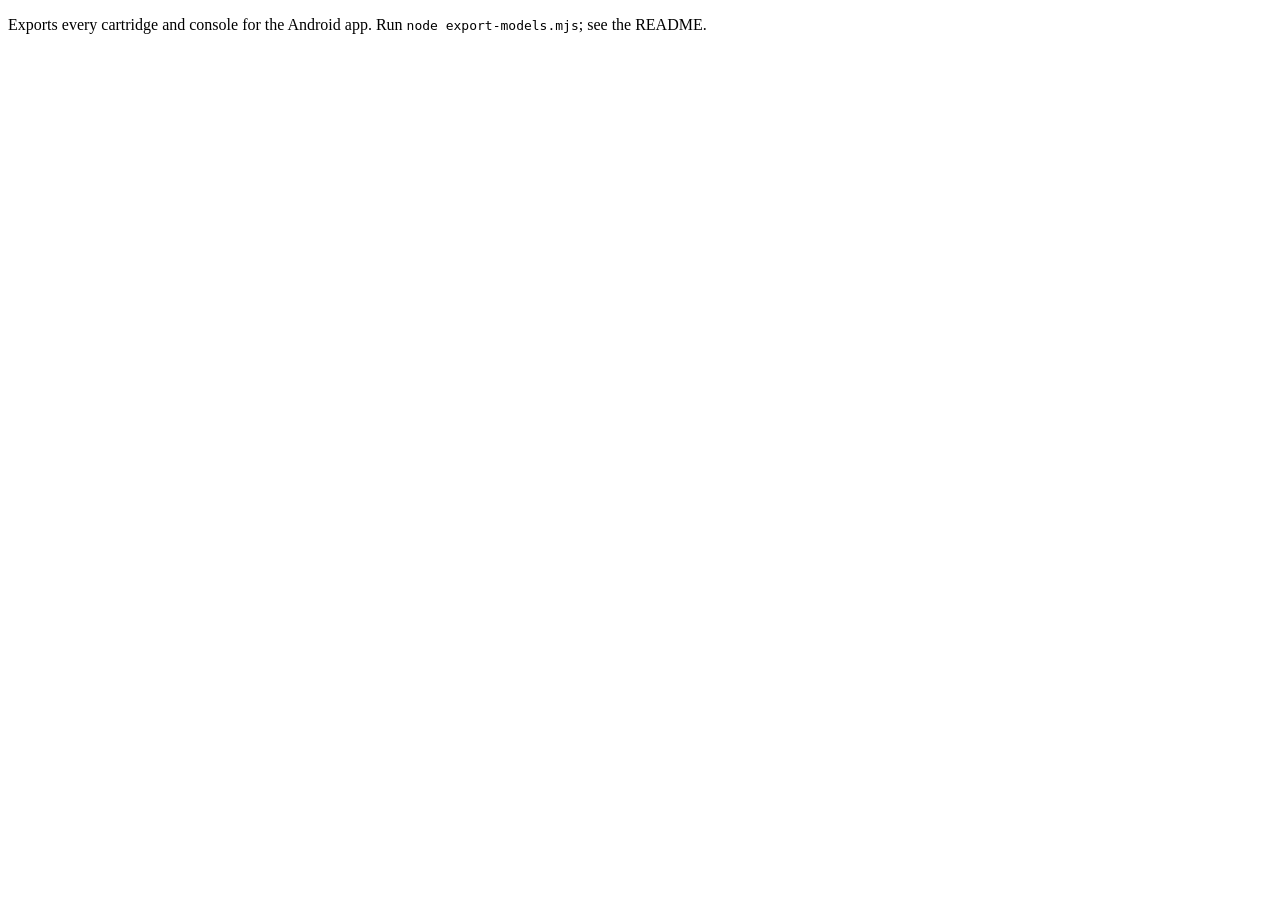
<file: tools/cartridge-studio/export.html>
<!DOCTYPE html>
<html lang="en">
<head>
<meta charset="utf-8">
<title>Cartridge Studio export</title>
<script type="importmap">
{ "imports": { "three": "./vendor/three.module.min.js", "three/addons/": "./vendor/jsm/" } }
</script>
</head>
<body>
<p>Exports every cartridge and console for the Android app. Run <code>node export-models.mjs</code>; see the README.</p>
<script type="module">
// Builds each model with the Studio's default settings and hands back .glb files (as base64) for export-models.mjs to
// save. Cartridges come in their standard plastic, plus a see-through version (with the circuit board inside);
// the app recolors them per game. The label carries a tiny placeholder picture, so its material keeps a texture slot
// the app fills with the game's own label.
import * as THREE from 'three';
import { mergeGeometries, mergeVertices } from 'three/addons/utils/BufferGeometryUtils.js';
import { GLTFExporter } from 'three/addons/exporters/GLTFExporter.js';
import { STYLES } from './cartridges.js';
import { CONSOLES, CONSOLE_COLORS, PART_NAMES } from './consoles.js';
import { buildCartridge, applyVariant, fontReady, splitCart, buildScrewdriver } from './cartridge.js';
import { buildConsole, splitHalves } from './console.js';
import { buildBoard, placeBoard, BOARDS, MASK } from './board.js';
import { buildCase, CASES } from './case.js';

const DEFAULTS = { bevel: .8, segments: 6, round: 1, envIntensity: 1 };
const placeholder = () => { const c = document.createElement('canvas'); c.width = c.height = 8; const x = c.getContext('2d'); x.fillStyle = '#808080'; x.fillRect(0, 0, 8, 8);
  const t = new THREE.CanvasTexture(c); t.colorSpace = THREE.SRGBColorSpace; return t; };
const glb = obj => new Promise((res, rej) => new GLTFExporter().parse(obj, buf => {
  let s = ''; const b = new Uint8Array(buf); for (let i = 0; i < b.length; i += 0x8000) s += String.fromCharCode.apply(null, b.subarray(i, i + 0x8000)); res(btoa(s)); }, rej, { binary: true }));

// One mesh per material. A cartridge is built from dozens of parts (walls, ridges, each gold contact, each screw's
// pieces); drawn separately they cost the phone's graphics chip a draw call each, every frame. Merged by material they
// look the same and cost a handful. Names the app looks for: the plastic is "body", the label "label", the board's
// printed face "pcb" (its material keeps the name pcb-print). Only what's visible goes in, as before.
function mergeByMaterial(root, names = {}) {
  root.updateMatrixWorld(true);
  const toRoot = new THREE.Matrix4().copy(root.matrixWorld).invert(), buckets = new Map();
  const take = (g, mat) => {   // the same attributes on every piece: position, normal, uv
    const out = new THREE.BufferGeometry();
    for (const a of ['position', 'normal']) out.setAttribute(a, g.getAttribute(a));
    out.setAttribute('uv', g.getAttribute('uv') || new THREE.BufferAttribute(new Float32Array(g.getAttribute('position').count * 2), 2));
    if (!buckets.has(mat)) buckets.set(mat, []); buckets.get(mat).push(out);
  };
  root.traverseVisible(o => {
    if (!o.isMesh) return;
    const g = (o.geometry.index ? o.geometry.toNonIndexed() : o.geometry.clone()).applyMatrix4(new THREE.Matrix4().multiplyMatrices(toRoot, o.matrixWorld));
    if (!Array.isArray(o.material)) return take(g, o.material);
    for (const grp of g.groups) {   // a box with a material per face: each face's triangles go with its own material
      const part = new THREE.BufferGeometry();
      for (const a of ['position', 'normal', 'uv']) { const s = g.getAttribute(a); if (s) part.setAttribute(a, new THREE.BufferAttribute(s.array.slice(grp.start * s.itemSize, (grp.start + grp.count) * s.itemSize), s.itemSize)); }
      take(part, o.material[grp.materialIndex]);
    }
  });
  const out = new THREE.Group(); out.name = root.name;
  // points shared again after merging, so the files stay small
  for (const [mat, geos] of buckets) { const m = new THREE.Mesh(mergeVertices(mergeGeometries(geos), 1e-4), mat); m.name = names.get?.(mat) || mat.name || 'part'; out.add(m); }
  return out;
}
const cartNames = c => new Map([[c.userData.materials.plastic, 'body'], [c.userData.materials.label, 'label'], ...[...findMaterial(c, 'pcb-print')].map(m => [m, 'pcb'])]);
const findMaterial = (root, name) => { const s = new Set(); root.traverse(o => { if (o.isMesh) [].concat(o.material).forEach(m => { if (m.name === name) s.add(m); }); }); return s; };

// each console's case color: the real cases' where they were plastic, otherwise one quiet grey for all (boxes stay plain)
const CASE_COLORS = { genesis: ['#17181d', '#101114'], ps1: ['#24262e', '#16171c'], ds: ['#d9dce4', '#c4c8d2'], psp: ['#1f2128', '#15161b'], android: ['#262b3a', '#1b1f2b'] };

window.exportAll = async ({ consoles = false, cases = false, carts = true } = {}) => {
  const files = {}, variants = {}, consoleInfo = {};
  await fontReady;   // the circuit boards' print uses Orbitron
  for (const [id, style] of Object.entries(carts ? STYLES : {})) {
    const tune = { ...DEFAULTS, ...style.finish };
    const cart = buildCartridge(style, { bevel: tune.bevel, segments: tune.segments, finish: tune, labelTexture: placeholder() });
    // where it comes apart (Game settings); measured before the export splits it: the seam between its halves, and the board's extent (millimetres)
    const inside = cart.getObjectByName('inside'), bb = inside && inside.visible ? new THREE.Box3().setFromObject(inside) : null;
    const apart = bb ? { seam: +cart.userData.seamZ.toFixed(3), board: [bb.min.x, bb.min.y, bb.min.z, bb.max.x, bb.max.y, bb.max.z].map(v => +v.toFixed(3)) } : null;
    applyVariant(cart, style.variants[0], tune);
    // in three parts (back half, front half, board), each merged by material: the app takes it apart in Game settings
    const parts = c => { const names = cartNames(c), sp = splitCart(c), out = new THREE.Group(); out.name = c.name;
      for (const n of ['back', 'front', 'board']) { const m = mergeByMaterial(sp.getObjectByName(n), names); m.name = n; out.add(m); } return out; };
    files[`cart-${id}.glb`] = await glb(parts(cart));
    // every style gets a see-through model: the app's Studio offers clear, frosted and smoke finishes for any cartridge
    const clear = style.variants.find(v => v.clear) || { ...style.variants[0], clear: 'transparent' };
    { const c2 = buildCartridge(style, { bevel: tune.bevel, segments: tune.segments, finish: tune, labelTexture: placeholder() }); applyVariant(c2, clear, tune); files[`cart-${id}-clear.glb`] = await glb(parts(c2)); }
    variants[id] = { name: style.name, size: style.size, depth: style.depth, label: style.label, finish: style.finish, variants: style.variants, apart };
  }
  if (carts) files['screwdriver.glb'] = await glb(mergeByMaterial(buildScrewdriver()));   // for taking a cartridge apart
  for (const [id, entry] of consoles ? Object.entries(CONSOLES) : []) {
    const tune = { ...DEFAULTS, ...entry.finish };
    const make = () => {
      const con = buildConsole(entry, { round: 1, segments: 6, finish: tune, lid: entry.lid ? entry.lid.rest : 0 });
      for (const m of con.userData.materials.plastics) { m.roughness = tune.roughness; m.clearcoat = tune.clearcoat; m.clearcoatRoughness = tune.clearcoatRoughness; }   // as the Studio's applyLook does
      // a part in two shades (the NES's band, the Genesis's switches) gets a name for each, "role:band#2": the app keeps
      // each one's own color for the schemes that leave that part alone
      const shades = new Map(); for (const m of con.userData.materials.plastics) {
        const k = m.name, look = m.color.getHexString(); if (!shades.has(k)) shades.set(k, []);
        const l = shades.get(k); let i = l.indexOf(look); if (i < 0) { l.push(look); i = l.length - 1; } if (i > 0) m.name = k + '#' + (i + 1); }
      return entry.seam ? splitHalves(con, entry.seam) : con;
    };
    // the two halves stay apart (nodes "lower" and "upper"), each merged by material, so the app can open the upper one
    // a lid stays its own node ("lid", on its hinge, inside its half) so the app can open and close it
    const halves = con => { if (!entry.seam) return mergeByMaterial(con); const out = new THREE.Group(); out.name = con.name;
      for (const n of ['lower', 'upper']) {
        const h = con.getObjectByName(n), movers = h.children.filter(c => c.name === 'lid' || c.userData.part);
        movers.forEach(c => h.remove(c));
        const m = mergeByMaterial(h); m.name = n; out.add(m);
        for (const mv of movers) { const l = mergeByMaterial(mv); l.name = mv.name; l.position.copy(mv.position); l.quaternion.copy(mv.quaternion); m.add(l); h.add(mv); }
      }
      return out; };
    const con = make();
    files[`console-${id}.glb`] = await glb(halves(con));
    // How the Inside view takes it apart, like an exploded drawing: both halves slide straight away from the board along
    // the seam's axis (a home console's top up and its base down, a handheld's front toward you and its back away),
    // in millimetres, scaled to the console's size
    // The start animation's marks, in millimetres: where the game sits once it's in (a whole transform, turned about x
    // first, then y), the straight path it slides in along, how far the console turns round to take it, and the centres
    // of its power light and its picture screen (what the view eases in on)
    let launch = null;
    if (entry.insert) {
      const ins = entry.insert, centre = name => { const b = new THREE.Box3(); con.traverse(o => { if (o.isMesh && [].concat(o.material).some(x => x.name === name)) b.expandByObject(o); }); return b.isEmpty() ? null : b.getCenter(new THREE.Vector3()).toArray().map(v => +v.toFixed(2)); };
      const seat = new THREE.Matrix4().compose(new THREE.Vector3(...ins.at), new THREE.Quaternion().setFromEuler(new THREE.Euler(ins.rot[0], ins.rot[1], ins.rot[2], 'YXZ')), new THREE.Vector3(1, 1, 1));
      const lidPivot = con.getObjectByName('lid'), lidInfo = lidPivot && lidPivot.userData.lid;
      launch = { seat: seat.elements.map(v => +v.toFixed(5)), from: ins.from, turn: ins.turn || 0, led: centre('power-led'), screen: centre('screen-picture'),
        // its lid's hinge (millimetres, turning about x), closed and open angles, and where it rests
        lid: lidInfo ? { hinge: lidPivot.position.toArray().map(v => +v.toFixed(3)), closed: lidInfo.closed, open: lidInfo.open, rest: entry.lid.rest } : null,
        // where the game first goes in before it's pressed down into its seat (the NES's tray), from the seat, millimetres
        press: ins.press || null,
        // the parts that move (part in console.js): where each turns or slides from, in millimetres, and how
        parts: (() => { const o = {}; con.traverse(p => { const d = p.userData.part; if (!d) return;
          o[d.name] = { at: d.at.map(v => +(v * 100).toFixed(3)), ...(d.hinge ? { hinge: d.hinge } : {}), ...(d.slide ? { slide: d.slide.map(v => +(v * 100).toFixed(3)) } : {}) }; }); return o; })() };
    }
    let explode = null;
    if (entry.seam) {
      const sz = new THREE.Box3().setFromObject(con).getSize(new THREE.Vector3()), flat = entry.seam.axis === 'y';
      const W = flat ? Math.max(sz.x, sz.z) : Math.max(sz.x, sz.y);
      explode = { axis: entry.seam.axis, upper: Math.round(W * (flat ? .42 : .55)), lower: Math.round(W * (flat ? .28 : .45)) };
    }
    // a see-through version, for the clear, frosted and smoke finishes: its shell is blended (the app sets how much
    // shows), and the board, exported on its own in the console's own millimetres, sits inside it
    { const c2 = make(); c2.userData.materials.shell.transparent = true; c2.userData.materials.shell.opacity = .4; c2.userData.materials.shell.depthWrite = false;
      files[`console-${id}-clear.glb`] = await glb(halves(c2)); }
    const spec = BOARDS[id];
    // picture slots for the print and the traces, which the app draws
    if (spec) { const holder = new THREE.Group(); holder.add(placeBoard(buildBoard(spec, placeholder(), placeholder()), spec)); files[`board-${id}.glb`] = await glb(mergeByMaterial(holder)); }
    // the parts this console really has, in the app's order, and its real colors
    const roles = new Set(); con.traverse(o => { if (o.isMesh) [].concat(o.material).forEach(m => { if (m.name?.startsWith('role:')) roles.add(m.name.slice(5).split('#')[0]); }); });
    consoleInfo[id] = { name: entry.name, parts: Object.keys(PART_NAMES).filter(r => roles.has(r)).map(r => [r, PART_NAMES[r]]),
      colors: (CONSOLE_COLORS[id] || []).map(([name, note, parts]) => ({ name, note, parts })),
      // its board's print: the part number, the solder mask's color, the board's size (the print's shape)
      board: BOARDS[id] ? { code: BOARDS[id].code, mask: BOARDS[id].mask || MASK, size: BOARDS[id].size } : null, explode, launch };
  }
  for (const [id, style] of Object.entries(cases ? STYLES : {})) {
    if (!CASES[id]) continue;
    const media = style.kind === 'disc' ? [style.radius * 2, style.radius * 2, style.depth] : [style.size[0], style.size[1], style.depth];
    const [color, inner] = CASE_COLORS[id] || ['#2b2f3c', '#1d2029'];
    files[`case-${id}.glb`] = await glb(buildCase(id, media, { color, inner, artTexture: placeholder() }));
  }
  if (consoles) files['consoles.json'] = btoa(unescape(encodeURIComponent(JSON.stringify(consoleInfo, null, 1))));
  if (carts) files['cartridges.json'] = btoa(unescape(encodeURIComponent(JSON.stringify(variants, null, 1))));
  return files;
};
window.ready = true;
</script>
</body>
</html>
</file>
